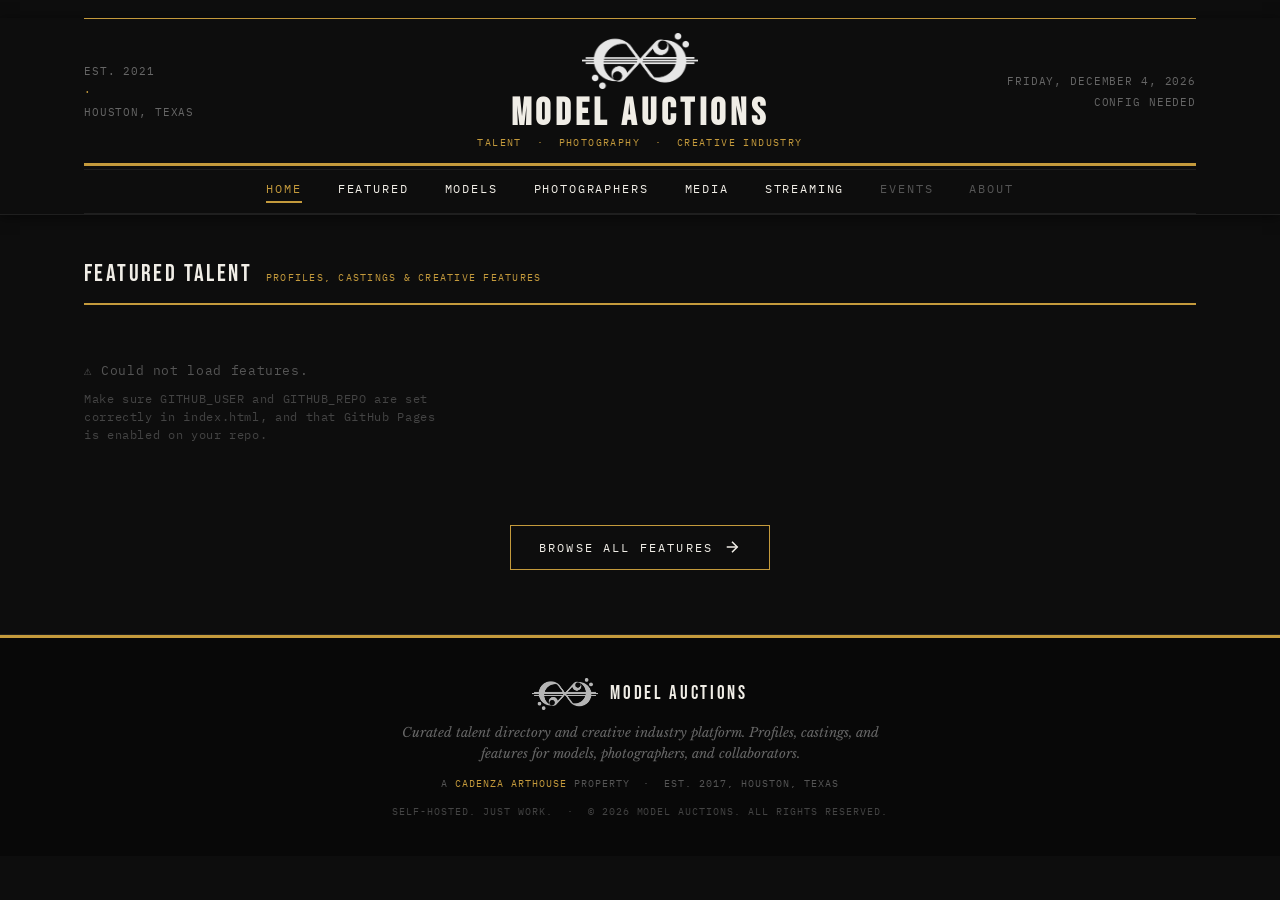
<file: index.html>
<!DOCTYPE html>
<html lang="en">
<head>
  <meta charset="UTF-8">
  <meta name="viewport" content="width=device-width, initial-scale=1.0">
  <link rel="icon" href="/favicon.ico" type="image/x-icon">
  <title>Model Auctions | Talent. Photography. Creative Industry.</title>
  <meta name="description" content="Model Auctions is Houston's talent and photography network: runway coverage, features on models and designers, and a place to apply as a model or book a photographer.">
  <link rel="canonical" href="https://modelauctions.net/">
  <meta property="og:type" content="website">
  <meta property="og:site_name" content="Model Auctions">
  <meta property="og:title" content="Model Auctions | Talent. Photography. Creative Industry.">
  <meta property="og:description" content="Model Auctions is Houston's talent and photography network: runway coverage, features on models and designers, and a place to apply as a model or book a photographer.">
  <meta property="og:url" content="https://modelauctions.net/">
  <meta property="og:image" content="https://modelauctions.net/assets/logo.png">
  <meta name="twitter:card" content="summary">
  <link rel="stylesheet" href="style.css">
  <link rel="preconnect" href="https://fonts.googleapis.com">
  <link href="https://fonts.googleapis.com/css2?family=Bebas+Neue&family=Libre+Baskerville:ital,wght@0,400;0,700;1,400&family=IBM+Plex+Mono:wght@400;500&display=swap" rel="stylesheet">
</head>
<body>

  <!-- ═══════════════════════════════════════════════════════
       MASTHEAD
  ═══════════════════════════════════════════════════════ -->
  <header class="masthead">
    <div class="masthead-inner">

      <div class="masthead-top-rule"></div>

      <div class="masthead-flag">
        <div class="masthead-flag-left">
          <span class="masthead-est">Est. 2021</span>
          <span class="masthead-dot">·</span>
          <span class="masthead-loc">Houston, Texas</span>
        </div>
        <div class="masthead-flag-center">
          <a href="index.html" class="masthead-logo-link">
            <img src="assets/logo.png" alt="Model Auctions" class="masthead-logo">
          </a>
          <div class="masthead-wordmark">
            <h1 class="masthead-title">Model Auctions</h1>
            <p class="masthead-tagline">Talent&nbsp;&nbsp;·&nbsp;&nbsp;Photography&nbsp;&nbsp;·&nbsp;&nbsp;Creative Industry</p>
          </div>
        </div>
        <div class="masthead-flag-right">
          <span id="live-date" class="masthead-date"></span>
          <span id="article-count" class="masthead-count"></span>
        </div>
      </div>

      <div class="masthead-rule-double">
        <div class="rule-thick"></div>
        <div class="rule-thin"></div>
      </div>

      <nav class="masthead-nav">
        <a href="index.html" class="active">Home</a>
        <a href="all.html">Featured</a>
        <a href="models/index.html">Models</a>
        <a href="photographers/index.html">Photographers</a>
        <a href="media/index.html">Media</a>
        <a href="media/index.html?view=guide">Streaming</a>
        <a href="#" class="nav-dim">Events</a>
        <a href="#" class="nav-dim">About</a>
      </nav>

      <div class="masthead-bottom-rule"></div>

    </div>
  </header>

  <!-- ═══════════════════════════════════════════════════════
       MAIN CONTENT
  ═══════════════════════════════════════════════════════ -->
  <main>

    <section id="latest" class="top-stories">
      <div class="section-label-bar">
        <span class="section-label">Featured Talent</span>
        <span class="section-label-sub">Profiles, Castings &amp; Creative Features</span>
      </div>

      <div class="cards-grid" id="cards-grid">
        <!-- Skeleton loaders -->
        <div class="card skeleton"></div>
        <div class="card skeleton"></div>
        <div class="card skeleton"></div>
      </div>
    </section>

    <div class="all-articles-cta">
      <a href="all.html" class="cta-button">
        <span>Browse All Features</span>
        <svg width="18" height="18" viewBox="0 0 24 24" fill="none" stroke="currentColor" stroke-width="2">
          <line x1="5" y1="12" x2="19" y2="12"/>
          <polyline points="12,5 19,12 12,19"/>
        </svg>
      </a>
    </div>

  </main>

  <!-- ═══════════════════════════════════════════════════════
       FOOTER
  ═══════════════════════════════════════════════════════ -->
  <footer class="site-footer">
    <div class="footer-rule"></div>
    <div class="footer-inner">
      <div class="footer-brand">
        <img src="assets/logo.png" alt="Model Auctions" class="footer-logo">
        <span class="footer-wordmark">Model Auctions</span>
      </div>
      <p class="footer-mission">Curated talent directory and creative industry platform. Profiles, castings, and features for models, photographers, and collaborators.</p>
      <p class="footer-parent">A <a href="https://cadenzaarthouse.com" target="_blank">Cadenza Arthouse</a> property&nbsp;&nbsp;·&nbsp;&nbsp;Est. 2017, Houston, Texas</p>
      <p class="footer-legal">Self-hosted. Just work.&nbsp;&nbsp;·&nbsp;&nbsp;© 2026 Model Auctions. All Rights Reserved.</p>
    </div>
  </footer>

  <!-- ═══════════════════════════════════════════════════════
       JAVASCRIPT
  ═══════════════════════════════════════════════════════ -->
  <script>
    // ============================================================
    // CONFIGURATION
    // ============================================================
    const GITHUB_USER = 'fmohod';
    const GITHUB_REPO = 'Modelauctions-site';
    // ============================================================

    const BASE_URL    = 'https://modelauctions.net';
    const API_BASE    = `https://api.github.com/repos/${GITHUB_USER}/${GITHUB_REPO}/contents/`;
    const PLACEHOLDER = `${BASE_URL}/assets/placeholder.jpg`;

    // Live date in masthead
    document.getElementById('live-date').textContent =
      new Date().toLocaleDateString('en-US', { weekday:'long', year:'numeric', month:'long', day:'numeric' });

    async function getArticleFolders() {
      const res = await fetch(API_BASE);
      if (!res.ok) throw new Error('GitHub API fetch failed');
      const contents = await res.json();
      return contents
        .filter(f => f.type === 'dir' && /^\d{4}$/.test(f.name))
        .sort((a, b) => b.name.localeCompare(a.name));
    }

    async function getArticleMeta(folder) {
      const url = `${BASE_URL}/${folder}/`;
      try {
        const res  = await fetch(url);
        const html = await res.text();
        const doc  = new DOMParser().parseFromString(html, 'text/html');

        const title = doc.querySelector('title')?.textContent?.trim()
                   || doc.querySelector('h1')?.textContent?.trim()
                   || `Feature ${folder}`;
        const desc  = doc.querySelector('meta[name="description"]')?.content
                   || doc.querySelector('p')?.textContent?.trim().slice(0, 140) + '…'
                   || '';
        const date  = doc.querySelector('meta[name="date"]')?.content || '';
        const label = doc.querySelector('meta[name="card-label"]')?.content || '';

        // Thumb: check jpg → png → fall back to placeholder
        let thumb = PLACEHOLDER;
        try {
          const tj = await fetch(`${BASE_URL}/${folder}/thumb.jpg`, { method: 'HEAD' });
          if (tj.ok) { thumb = `${BASE_URL}/${folder}/thumb.jpg`; }
        } catch {}
        if (thumb === PLACEHOLDER) {
          try {
            const tp = await fetch(`${BASE_URL}/${folder}/thumb.png`, { method: 'HEAD' });
            if (tp.ok) { thumb = `${BASE_URL}/${folder}/thumb.png`; }
          } catch {}
        }

        return { folder, title, desc, date, thumb, url, label };
      } catch {
        return { folder, title: `Feature ${folder}`, desc: '', date: '', thumb: PLACEHOLDER, url: `${BASE_URL}/${folder}/` };
      }
    }

    function formatDate(dateStr) {
      if (!dateStr) return '';
      try {
        return new Date(dateStr + 'T00:00:00').toLocaleDateString('en-US',
          { year: 'numeric', month: 'long', day: 'numeric' });
      } catch { return dateStr; }
    }

    const CARD_LABELS = ['Featured', 'New Talent', 'Casting Call'];

    function renderCard(meta, index) {
      return `
        <article class="card card-${index + 1}" style="animation-delay:${index * 0.12}s">
          <a href="${meta.url}" class="card-image-link">
            <div class="card-image">
              <img src="${meta.thumb}" alt="${meta.title}" loading="lazy">
              <div class="card-label">${meta.label || CARD_LABELS[index] || 'Featured'}</div>
            </div>
          </a>
          <div class="card-body">
            ${meta.date ? `<time>${formatDate(meta.date)}</time>` : ''}
            <h2><a href="${meta.url}">${meta.title}</a></h2>
            ${meta.desc ? `<p>${meta.desc}</p>` : ''}
            <a href="${meta.url}" class="read-link">${meta.label ? 'See What Is Coming' : 'Read the Feature'} →</a>
          </div>
        </article>`;
    }

    async function init() {
      const grid = document.getElementById('cards-grid');
      try {
        const folders = await getArticleFolders();
        document.getElementById('article-count').textContent =
          `${folders.length} feature${folders.length !== 1 ? 's' : ''} published`;

        const top3  = folders.slice(0, 3);
        const metas = await Promise.all(top3.map(f => getArticleMeta(f.name)));
        grid.innerHTML = metas.map((m, i) => renderCard(m, i)).join('');

        localStorage.setItem('modelauctions_folders', JSON.stringify(folders.map(f => f.name)));
      } catch (err) {
        grid.innerHTML = `
          <div class="error-state">
            <p>⚠ Could not load features.</p>
            <p class="error-detail">Make sure GITHUB_USER and GITHUB_REPO are set correctly in index.html, and that GitHub Pages is enabled on your repo.</p>
          </div>`;
        document.getElementById('article-count').textContent = 'Config needed';
        console.error(err);
      }
    }

    init();
  </script>

</body>
</html>
</file>
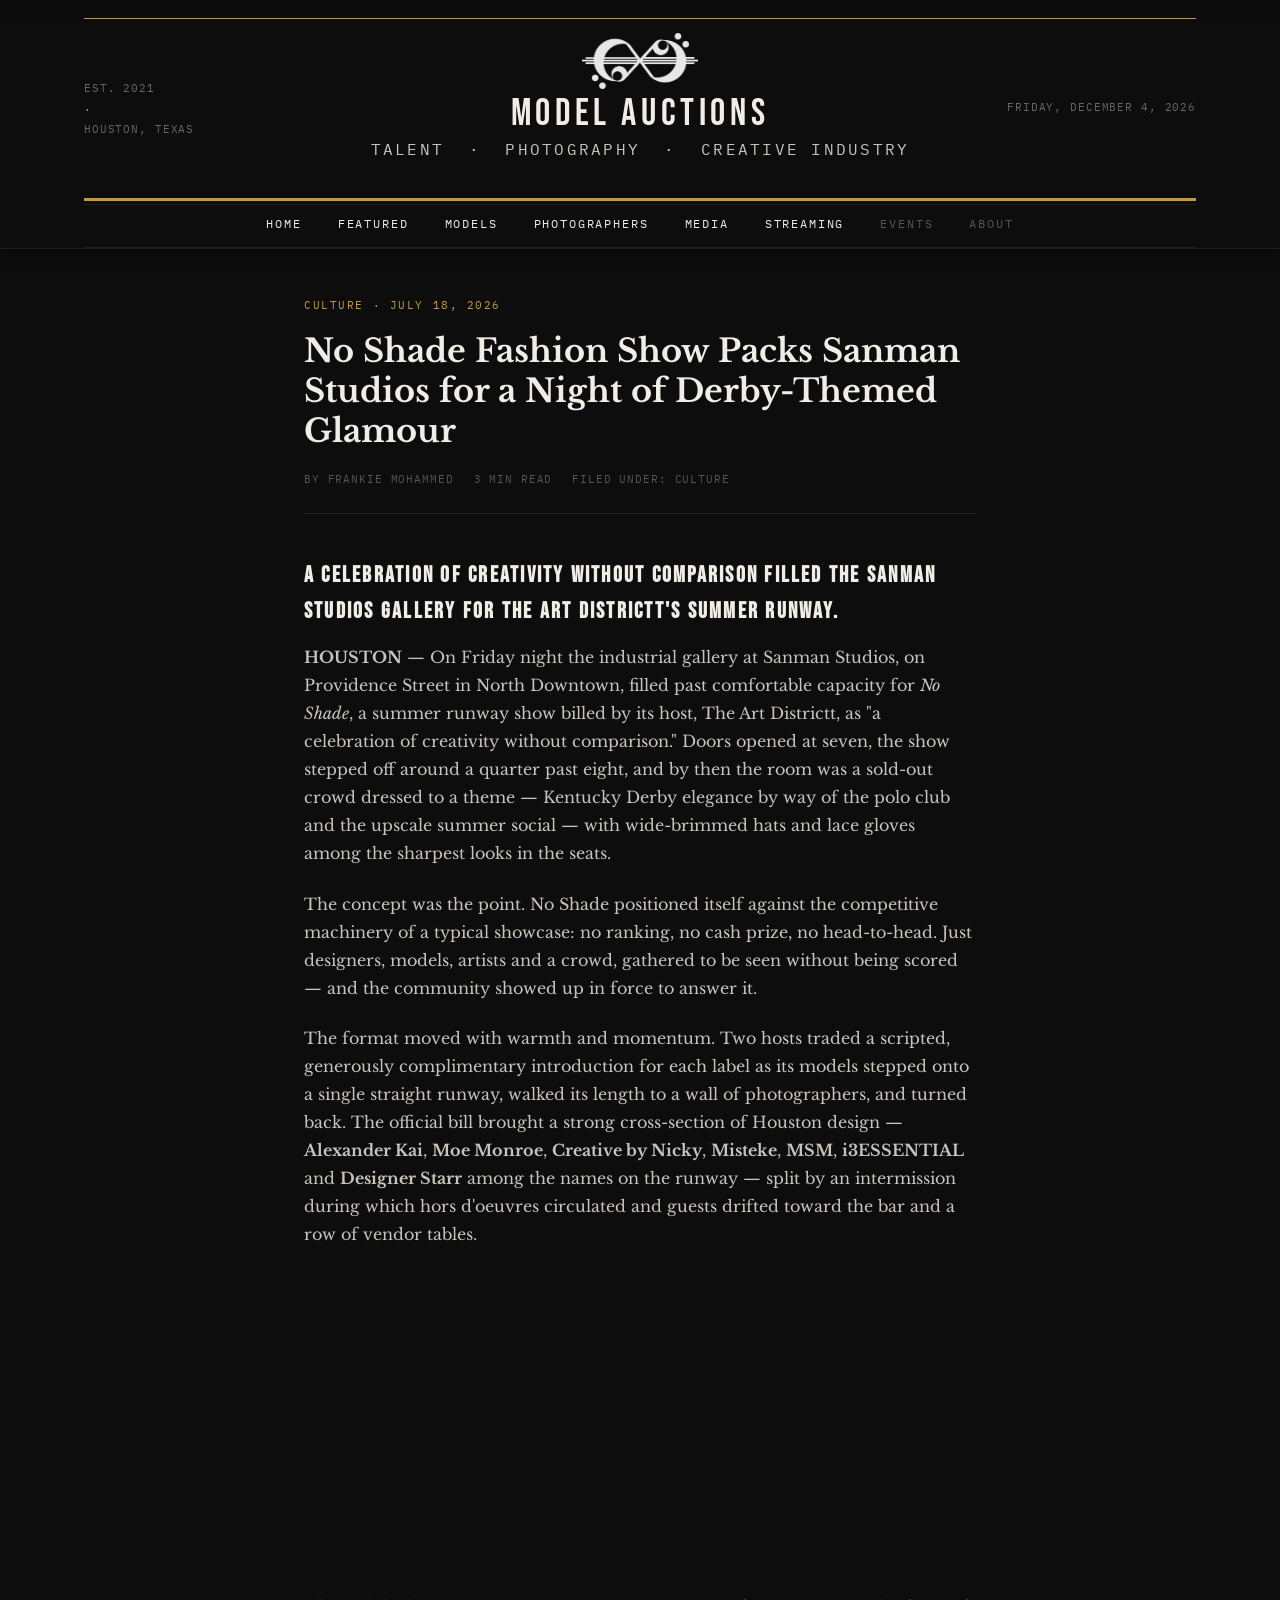
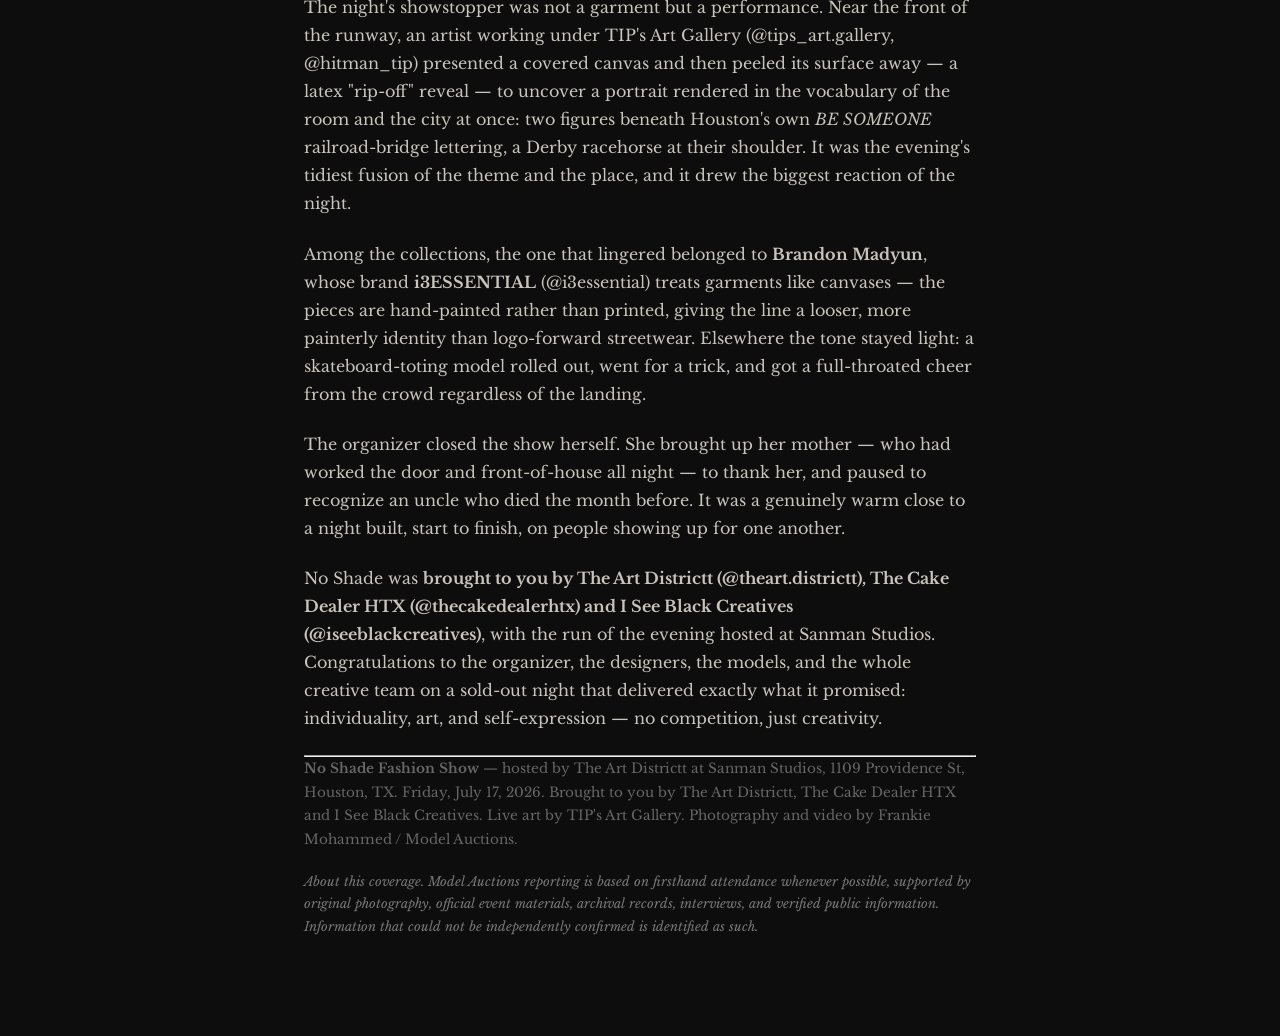
<file: 0001/index.html>
<!DOCTYPE html>
<html lang="en">
<head>
<meta charset="UTF-8">
<meta name="viewport" content="width=device-width, initial-scale=1.0">
<meta name="robots" content="index, follow">

<title>No Shade Fashion Show Packs Sanman Studios for a Night of Derby-Themed Glamour</title>

<meta name="date" content="2026-07-18">
<meta name="description" content="The Art Districtt's sold-out No Shade Fashion Show brought a Derby-themed runway, a lineup of Houston designers and a live Be Someone art reveal to Sanman Studios in a celebration of creativity without comparison.">
<meta name="article-id" content="0001">

<!-- ── Cadenza Arthouse Archive · game layer (read by /game) ── -->
<meta name="game-record" content="true">
<meta name="game-era" content="2026">
<meta name="game-location" content="downtown">
<meta name="game-tags" content="houston,fashion,runway,the-art-districtt,sanman-studios,black-creatives,kentucky-derby,2026">
<meta name="game-flavor" content="A folded program from a sold-out summer runway, Derby silhouettes printed along the edge, still warm from a crowded room.">
<meta name="game-record-type" content="news">
<meta name="game-region" content="houston">
<meta name="game-world" content="modern">
<meta name="game-record-version" content="1">
<meta name="game-people" content="brandon-madyun">
<meta name="game-orgs" content="the-art-districtt,tips-art-gallery,the-cake-dealer-htx,i-see-black-creatives,i3essential">
<meta name="game-places" content="sanman-studios">
<meta name="game-events" content="no-shade-fashion-show">
<meta name="game-concepts" content="houston-fashion,black-creatives">

<link rel="canonical" href="https://modelauctions.net/0001/">

<!-- ── Open Graph ── -->
<meta property="og:type" content="article">
<meta property="og:site_name" content="Model Auctions">
<meta property="og:title" content="No Shade Fashion Show Packs Sanman Studios for a Night of Derby-Themed Glamour">
<meta property="og:description" content="The Art Districtt's sold-out No Shade Fashion Show brought a Derby-themed runway, a lineup of Houston designers and a live Be Someone art reveal to Sanman Studios in a celebration of creativity without comparison.">
<meta property="og:url" content="https://modelauctions.net/0001/">
<meta property="og:image" content="https://modelauctions.net/0001/thumb.jpg">
<meta property="og:image:width" content="1200">
<meta property="og:image:height" content="630">
<meta property="article:published_time" content="2026-07-18T12:00:00-05:00">
<meta property="article:author" content="Frankie Mohammed">
<meta property="article:section" content="Culture">

<!-- ── Twitter / X card ── -->
<meta name="twitter:card" content="summary_large_image">
<meta name="twitter:title" content="No Shade Fashion Show Packs Sanman Studios for a Night of Derby-Themed Glamour">
<meta name="twitter:description" content="The Art Districtt's sold-out No Shade Fashion Show brought a Derby-themed runway and a live Be Someone art reveal to Sanman Studios.">
<meta name="twitter:image" content="https://modelauctions.net/0001/thumb.jpg">

<!-- ── Structured data ── -->
<script type="application/ld+json">
{
  "@context": "https://schema.org",
  "@type": "NewsArticle",
  "headline": "No Shade Fashion Show Packs Sanman Studios for a Night of Derby-Themed Glamour",
  "description": "The Art Districtt's sold-out No Shade Fashion Show brought a Derby-themed runway, a lineup of Houston designers and a live Be Someone art reveal to Sanman Studios in a celebration of creativity without comparison.",
  "image": ["https://modelauctions.net/0001/thumb.jpg"],
  "datePublished": "2026-07-18T12:00:00-05:00",
  "author": { "@type": "Person", "name": "Frankie Mohammed" },
  "publisher": {
    "@type": "Organization",
    "name": "Model Auctions",
    "logo": { "@type": "ImageObject", "url": "https://modelauctions.net/assets/logo.png" }
  },
  "mainEntityOfPage": { "@type": "WebPage", "@id": "https://modelauctions.net/0001/" }
}
</script>

<link rel="icon" href="/favicon.ico" type="image/x-icon">
<link rel="stylesheet" href="../style.css">
<link rel="preconnect" href="https://fonts.googleapis.com">
<link href="https://fonts.googleapis.com/css2?family=Bebas+Neue&family=Libre+Baskerville:ital,wght@0,400;0,700;1,400&family=IBM+Plex+Mono:wght@400;500&display=swap" rel="stylesheet">
</head>

<body class="article-body">

<!-- MASTHEAD (uniform site header) -->
<header class="masthead">
  <div class="masthead-inner">
    <div class="masthead-top-rule"></div>
    <div class="masthead-flag">
      <div class="masthead-flag-left">
        <span class="masthead-est">Est. 2021</span>
        <span class="masthead-dot">·</span>
        <span class="masthead-loc">Houston, Texas</span>
      </div>
      <div class="masthead-flag-center">
        <a href="../index.html" class="masthead-logo-link">
          <img src="../assets/logo.png" alt="Model Auctions" class="masthead-logo">
        </a>
        <div class="masthead-wordmark">
          <div class="masthead-title">Model Auctions</div>
          <p class="masthead-tagline">Talent&nbsp;&nbsp;·&nbsp;&nbsp;Photography&nbsp;&nbsp;·&nbsp;&nbsp;Creative Industry</p>
        </div>
      </div>
      <div class="masthead-flag-right">
        <span id="live-date" class="masthead-date"></span>
        <span id="article-count" class="masthead-count"></span>
      </div>
    </div>
    <div class="masthead-rule-double">
      <div class="rule-thick"></div>
      <div class="rule-thin"></div>
    </div>
    <nav class="masthead-nav">
      <a href="../index.html">Home</a>
      <a href="../all.html">Featured</a>
      <a href="../models/index.html">Models</a>
      <a href="../photographers/index.html">Photographers</a>
        <a href="../media/index.html">Media</a>
        <a href="../media/index.html?view=guide">Streaming</a>
      <a href="#" class="nav-dim">Events</a>
      <a href="#" class="nav-dim">About</a>
    </nav>
    <div class="masthead-bottom-rule"></div>
  </div>
</header>
<script>(function(){var d=document.getElementById('live-date');if(d){d.textContent=new Date().toLocaleDateString('en-US',{weekday:'long',year:'numeric',month:'long',day:'numeric'});}})();</script>

<div class="article-wrap">

<div class="article-kicker">Culture · July 18, 2026</div>

<h1>No Shade Fashion Show Packs Sanman Studios for a Night of Derby-Themed Glamour</h1>

<div class="article-meta">
<span>By Frankie Mohammed</span>
<span>3 min read</span>
<span>Filed under: Culture</span>
</div>

<!-- Auto slideshow — drop photos into /0001/images/ and they'll appear here automatically. -->
<script>
(function() {
const GITHUB_USER = 'fmohod';
const GITHUB_REPO = 'Modelauctions-site';
const id = document.querySelector('meta[name="article-id"]')?.content;
if (!id) return;

fetch(`https://api.github.com/repos/${GITHUB_USER}/${GITHUB_REPO}/contents/${id}/images`)
.then(r => r.ok ? r.json() : null)
.then(files => {
  if (!files) return;

  const imgs = files
    .filter(f => /\.(jpg|jpeg|png|webp|gif)$/i.test(f.name))
    .map(f => f.download_url);

  if (!imgs.length) return;

  const headline = document.querySelector('h1')?.textContent?.trim() || 'Photo';

  const wrap = document.createElement('div');
  wrap.className = 'slideshow-wrap';
  wrap.innerHTML = `
    <div class="slideshow-count">1 / ${imgs.length}</div>
    <button class="slideshow-arrow prev" aria-label="Previous">&#8249;</button>
    <button class="slideshow-arrow next" aria-label="Next">&#8250;</button>
    ${imgs.map((src, i) => `<img src="${src}" class="${i === 0 ? 'active' : ''}" alt="${headline} — photo ${i + 1} of ${imgs.length}" loading="lazy">`).join('')}
    <div class="slideshow-dots">
      ${imgs.map((_, i) => `<span class="${i === 0 ? 'active' : ''}"></span>`).join('')}
    </div>
  `;

  const meta = document.querySelector('.article-meta');
  if (meta) meta.after(wrap);

  const imgEls  = wrap.querySelectorAll('img');
  const dots    = wrap.querySelectorAll('.slideshow-dots span');
  const counter = wrap.querySelector('.slideshow-count');
  let current   = 0;
  let autoTimer;

  function fitHeight(imgEl) {
    if (imgEl.naturalWidth && imgEl.naturalHeight) {
      const ratio = imgEl.naturalHeight / imgEl.naturalWidth;
      const maxH  = window.innerHeight * 0.80;
      const h     = Math.min(wrap.offsetWidth * ratio, maxH);
      wrap.style.height = h + 'px';
    }
  }

  imgEls.forEach(img => {
    if (img.complete) { fitHeight(img); }
    else { img.addEventListener('load', () => fitHeight(img), { once: true }); }
  });
  window.addEventListener('resize', () => fitHeight(imgEls[current]));

  function goTo(n) {
    imgEls[current].classList.remove('active');
    dots[current].classList.remove('active');
    current = (n + imgs.length) % imgs.length;
    imgEls[current].classList.add('active');
    dots[current].classList.add('active');
    counter.textContent = `${current + 1} / ${imgs.length}`;
    fitHeight(imgEls[current]);
  }

  function resetTimer() {
    clearInterval(autoTimer);
    autoTimer = setInterval(() => goTo(current + 1), 10000);
  }

  dots.forEach((dot, i) => dot.addEventListener('click', () => { goTo(i); resetTimer(); }));
  wrap.querySelector('.prev').addEventListener('click', () => { goTo(current - 1); resetTimer(); });
  wrap.querySelector('.next').addEventListener('click', () => { goTo(current + 1); resetTimer(); });

  let touchStartX = null;
  let touchStartY = null;

  wrap.addEventListener('touchstart', e => {
    touchStartX = e.touches[0].clientX;
    touchStartY = e.touches[0].clientY;
  }, { passive: true });

  wrap.addEventListener('touchend', e => {
    if (touchStartX === null) return;
    const dx = e.changedTouches[0].clientX - touchStartX;
    const dy = e.changedTouches[0].clientY - touchStartY;
    if (Math.abs(dx) > Math.abs(dy) && Math.abs(dx) > 40) {
      goTo(dx < 0 ? current + 1 : current - 1);
      resetTimer();
    }
    touchStartX = null;
    touchStartY = null;
  }, { passive: true });

  resetTimer();
})
.catch(() => {});
})();
</script>

<div class="article-body">

<h2>A celebration of creativity without comparison filled the Sanman Studios gallery for The Art Districtt's summer runway.</h2>

<p><strong>HOUSTON</strong> — On Friday night the industrial gallery at Sanman Studios, on Providence Street in North Downtown, filled past comfortable capacity for <em>No Shade</em>, a summer runway show billed by its host, The Art Districtt, as "a celebration of creativity without comparison." Doors opened at seven, the show stepped off around a quarter past eight, and by then the room was a sold-out crowd dressed to a theme — Kentucky Derby elegance by way of the polo club and the upscale summer social — with wide-brimmed hats and lace gloves among the sharpest looks in the seats.</p>

<p>The concept was the point. No Shade positioned itself against the competitive machinery of a typical showcase: no ranking, no cash prize, no head-to-head. Just designers, models, artists and a crowd, gathered to be seen without being scored — and the community showed up in force to answer it.</p>

<p>The format moved with warmth and momentum. Two hosts traded a scripted, generously complimentary introduction for each label as its models stepped onto a single straight runway, walked its length to a wall of photographers, and turned back. The official bill brought a strong cross-section of Houston design — <strong>Alexander Kai</strong>, <strong>Moe Monroe</strong>, <strong>Creative by Nicky</strong>, <strong>Misteke</strong>, <strong>MSM</strong>, <strong>i3ESSENTIAL</strong> and <strong>Designer Starr</strong> among the names on the runway — split by an intermission during which hors d'oeuvres circulated and guests drifted toward the bar and a row of vendor tables.</p>

<iframe width="560" height="315" src="https://www.youtube.com/embed/UzyEh0iAqME?si=bUl4rv2hsoznvmVh" title="YouTube video player" frameborder="0" allow="accelerometer; autoplay; clipboard-write; encrypted-media; gyroscope; picture-in-picture; web-share" referrerpolicy="strict-origin-when-cross-origin" allowfullscreen></iframe>

<p>The night's showstopper was not a garment but a performance. Near the front of the runway, an artist working under TIP's Art Gallery (@tips_art.gallery, @hitman_tip) presented a covered canvas and then peeled its surface away — a latex "rip-off" reveal — to uncover a portrait rendered in the vocabulary of the room and the city at once: two figures beneath Houston's own <em>BE SOMEONE</em> railroad-bridge lettering, a Derby racehorse at their shoulder. It was the evening's tidiest fusion of the theme and the place, and it drew the biggest reaction of the night.</p>

<p>Among the collections, the one that lingered belonged to <strong>Brandon Madyun</strong>, whose brand <strong>i3ESSENTIAL</strong> (@i3essential) treats garments like canvases — the pieces are hand-painted rather than printed, giving the line a looser, more painterly identity than logo-forward streetwear. Elsewhere the tone stayed light: a skateboard-toting model rolled out, went for a trick, and got a full-throated cheer from the crowd regardless of the landing.</p>

<p>The organizer closed the show herself. She brought up her mother — who had worked the door and front-of-house all night — to thank her, and paused to recognize an uncle who died the month before. It was a genuinely warm close to a night built, start to finish, on people showing up for one another.</p>

<p>No Shade was <strong>brought to you by The Art Districtt (@theart.districtt), The Cake Dealer HTX (@thecakedealerhtx) and I See Black Creatives (@iseeblackcreatives)</strong>, with the run of the evening hosted at Sanman Studios. Congratulations to the organizer, the designers, the models, and the whole creative team on a sold-out night that delivered exactly what it promised: individuality, art, and self-expression — no competition, just creativity.</p>

<hr>

<p style="font-size:0.85rem;color:#666;"><strong>No Shade Fashion Show</strong> — hosted by The Art Districtt at Sanman Studios, 1109 Providence St, Houston, TX. Friday, July 17, 2026. Brought to you by The Art Districtt, The Cake Dealer HTX and I See Black Creatives. Live art by TIP's Art Gallery. Photography and video by Frankie Mohammed / Model Auctions.</p>

<p style="font-size:0.8rem;color:#777;font-style:italic;">About this coverage. Model Auctions reporting is based on firsthand attendance whenever possible, supported by original photography, official event materials, archival records, interviews, and verified public information. Information that could not be independently confirmed is identified as such.</p>

</div>

</div>

</body>
</html>
</file>
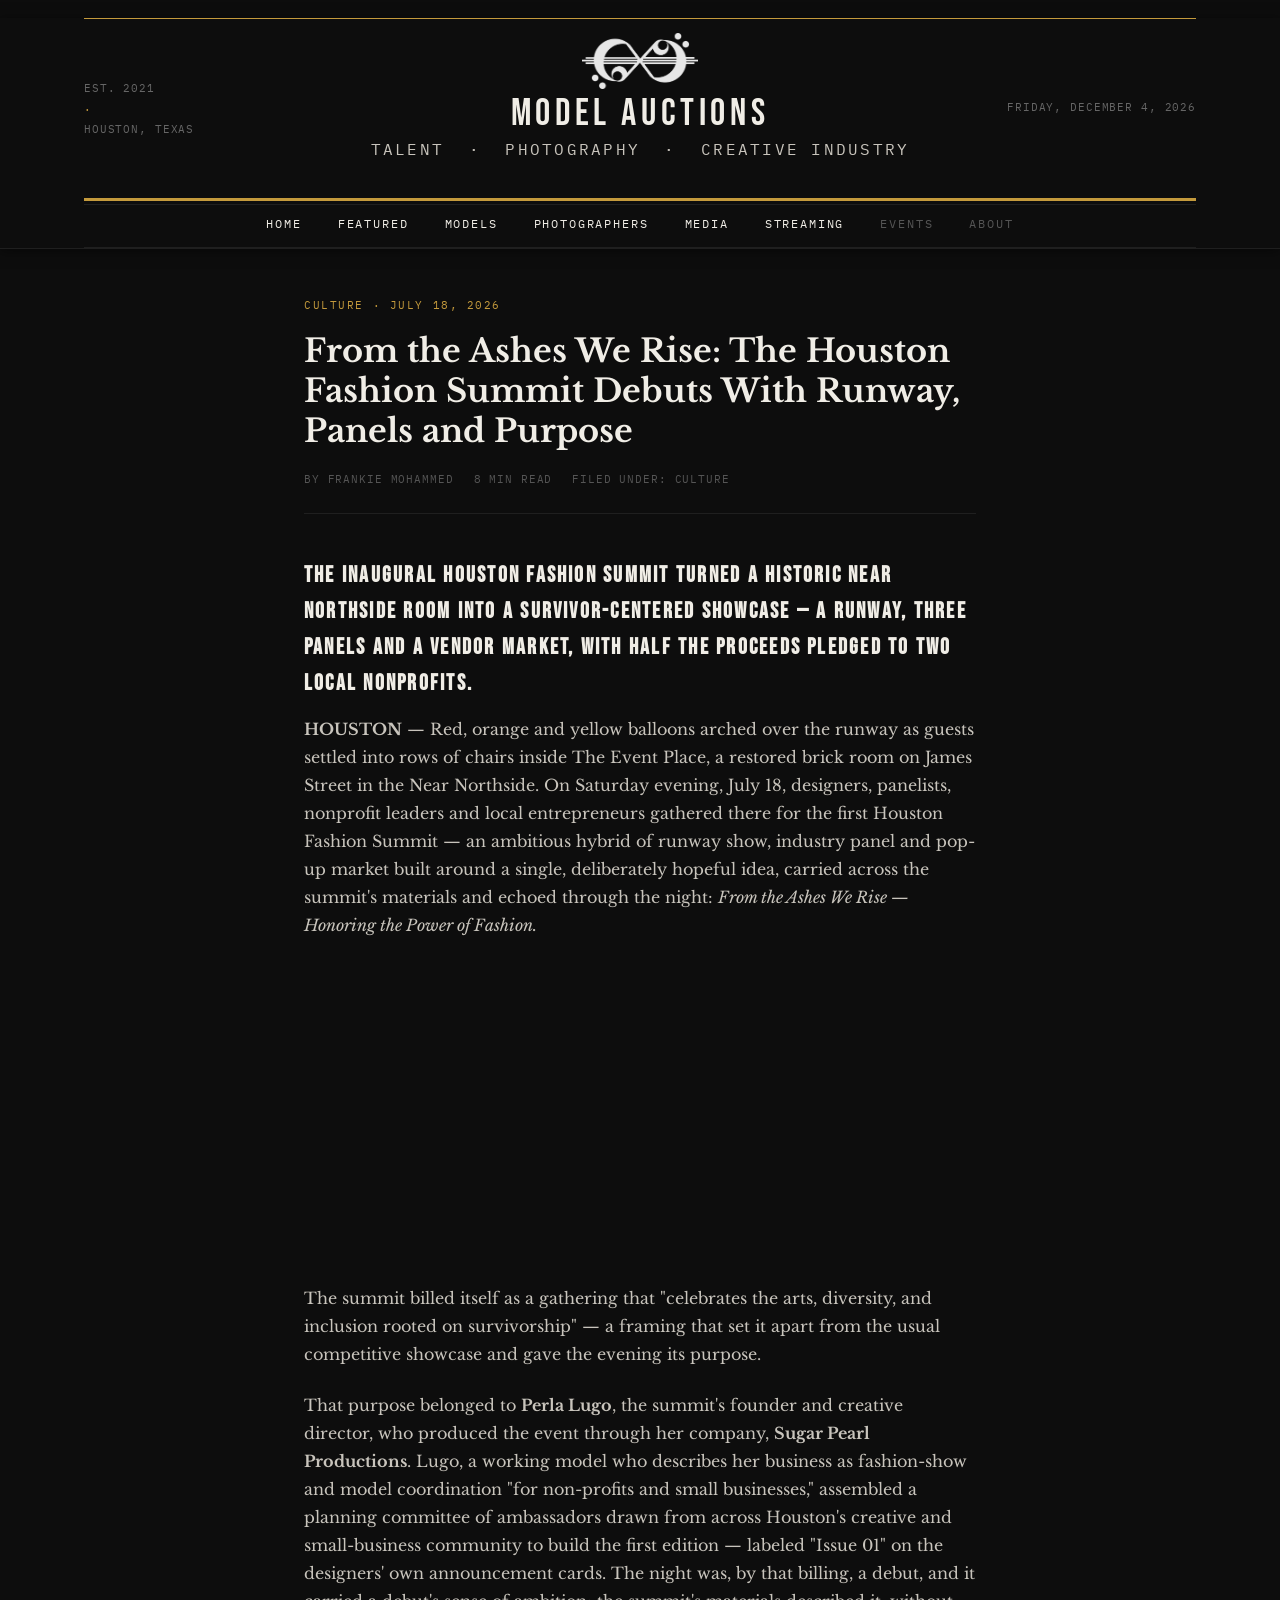
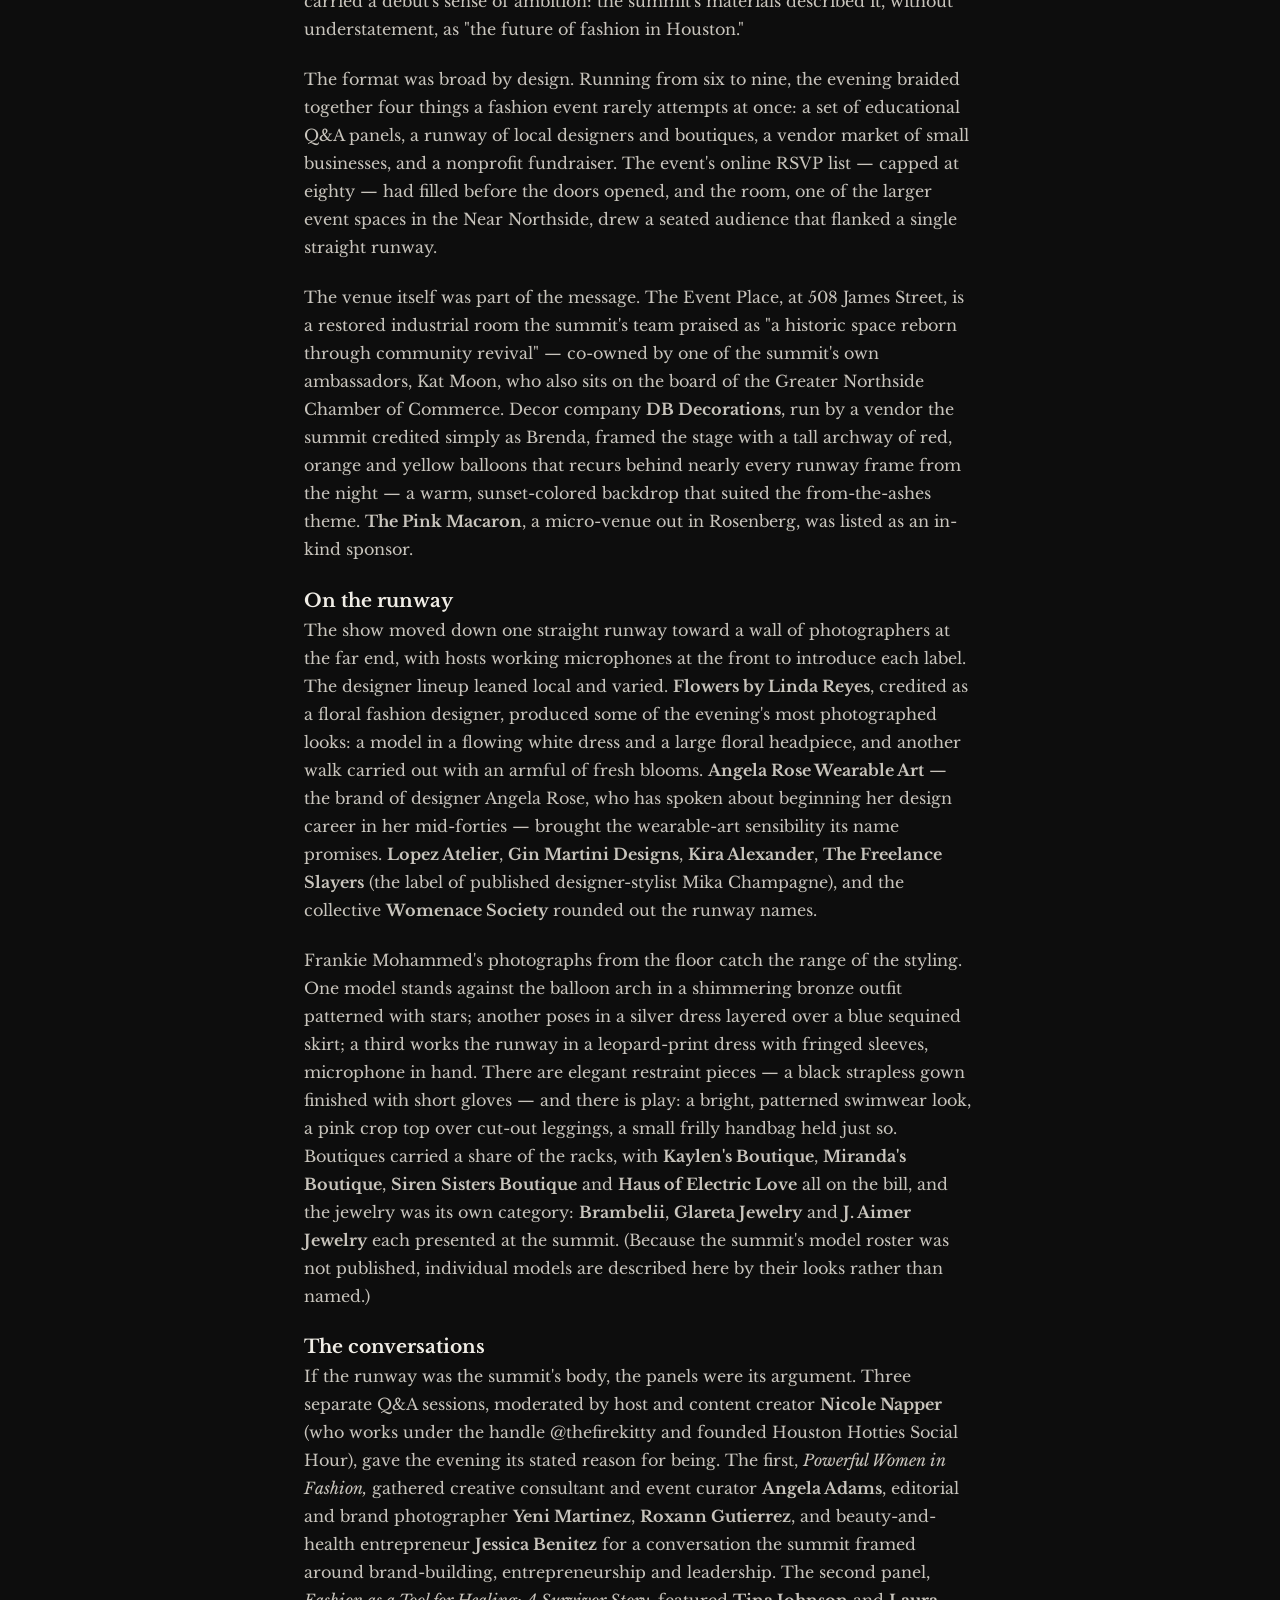
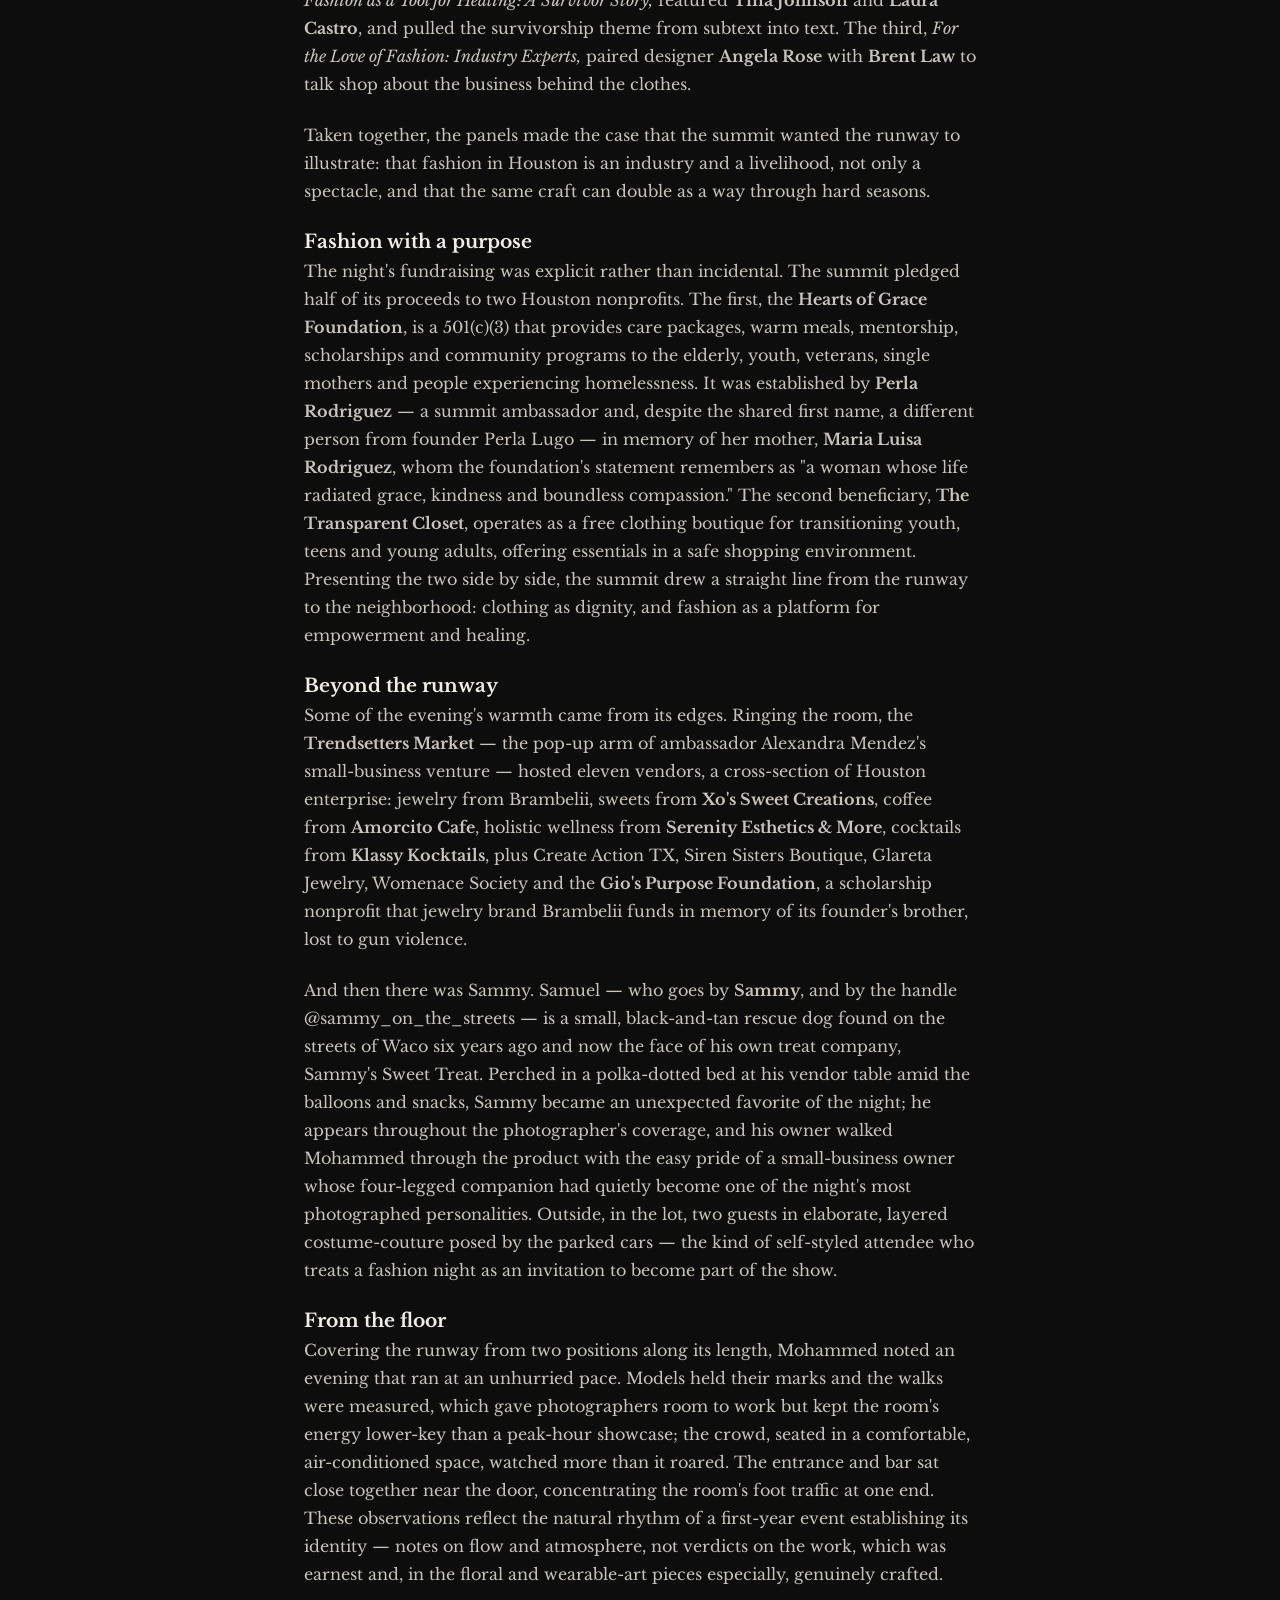
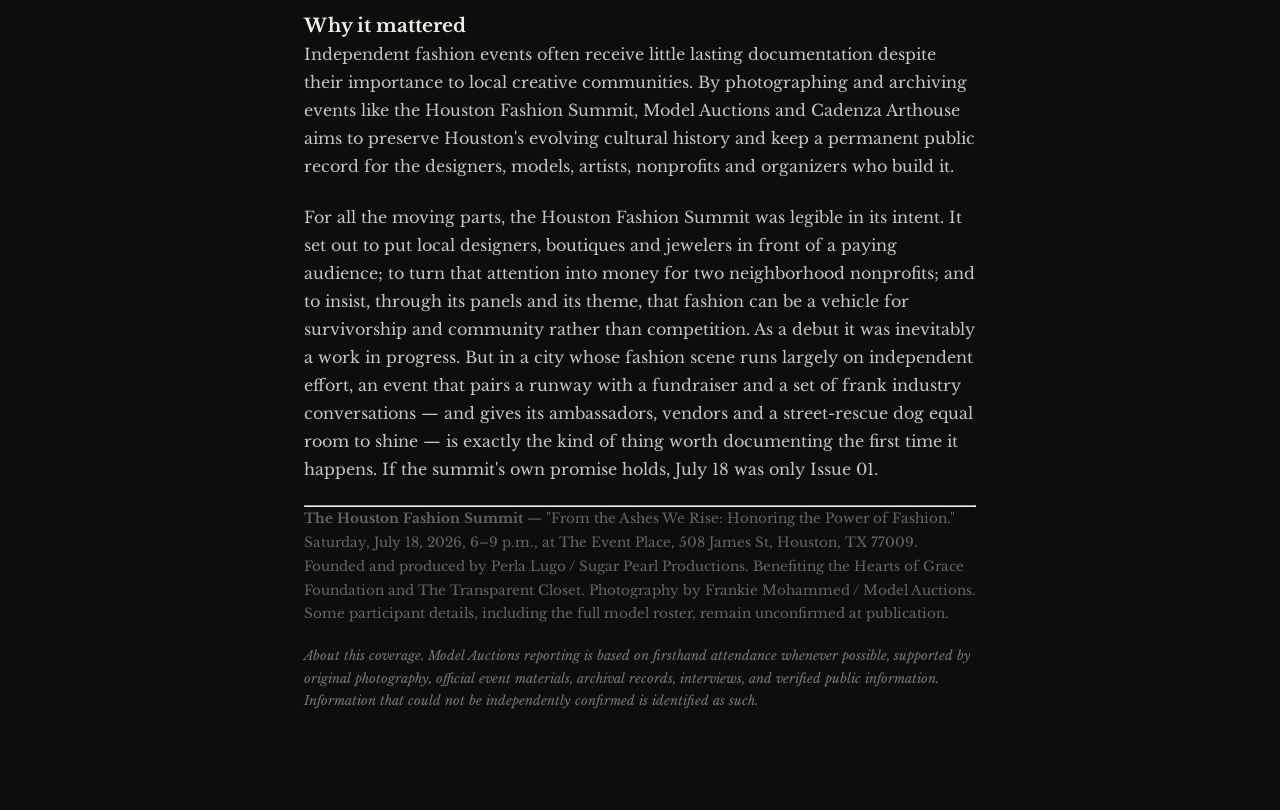
<file: 0002/index.html>
<!DOCTYPE html>
<html lang="en">
<head>
<meta charset="UTF-8">
<meta name="viewport" content="width=device-width, initial-scale=1.0">
<meta name="robots" content="index, follow">

<title>From the Ashes We Rise: The Houston Fashion Summit Debuts With Runway, Panels and Purpose</title>

<meta name="date" content="2026-07-18">
<meta name="description" content="Founder Perla Lugo's inaugural Houston Fashion Summit brought local designers, three industry panels and an eleven-vendor market to The Event Place on July 18, 2026 — a survivor-centered benefit that pledged half its proceeds to the Hearts of Grace Foundation and The Transparent Closet.">
<meta name="article-id" content="0002">

<!-- ── Cadenza Arthouse Archive · game layer (read by /game) ── -->
<meta name="game-record" content="true">
<meta name="game-era" content="2026">
<meta name="game-location" content="near-northside">
<meta name="game-tags" content="houston,fashion,runway,houston-fashion-summit,the-event-place,near-northside,survivorship,nonprofit,vendor-market,2026">
<meta name="game-flavor" content="A program from a survivor-centered summer runway, panel notes and a vendor map folded inside, the words From the Ashes We Rise printed across the top.">
<meta name="game-record-type" content="news">
<meta name="game-region" content="houston">
<meta name="game-world" content="modern">
<meta name="game-record-version" content="1">
<meta name="game-people" content="perla-lugo,perla-rodriguez,nicole-napper,kat-moon,angela-rose,alexandra-mendez,darnald-jr">
<meta name="game-orgs" content="sugar-pearl-productions,hearts-of-grace-foundation,the-transparent-closet,trendsetters-market-htx,brambelii,gios-purpose-foundation,sammys-sweet-treat">
<meta name="game-places" content="the-event-place">
<meta name="game-events" content="houston-fashion-summit">
<meta name="game-concepts" content="houston-fashion,survivorship,body-diversity">
<meta name="game-discovers" content="houston-fashion-summit-2026">
<!-- ── end game layer ── -->

<link rel="canonical" href="https://modelauctions.net/0002/">

<!-- ── Open Graph ── -->
<meta property="og:type" content="article">
<meta property="og:site_name" content="Model Auctions">
<meta property="og:title" content="From the Ashes We Rise: The Houston Fashion Summit Debuts With Runway, Panels and Purpose">
<meta property="og:description" content="Founder Perla Lugo's inaugural Houston Fashion Summit brought local designers, three industry panels and an eleven-vendor market to The Event Place on July 18, 2026 — a survivor-centered benefit for the Hearts of Grace Foundation and The Transparent Closet.">
<meta property="og:url" content="https://modelauctions.net/0002/">
<meta property="og:image" content="https://modelauctions.net/0002/thumb.jpg">
<meta property="og:image:width" content="1200">
<meta property="og:image:height" content="630">
<meta property="article:published_time" content="2026-07-18T12:00:00-05:00">
<meta property="article:author" content="Frankie Mohammed">
<meta property="article:section" content="Culture">

<!-- ── Twitter / X card ── -->
<meta name="twitter:card" content="summary_large_image">
<meta name="twitter:title" content="From the Ashes We Rise: The Houston Fashion Summit Debuts">
<meta name="twitter:description" content="Perla Lugo's inaugural Houston Fashion Summit brought designers, three panels and an eleven-vendor market to The Event Place — half its proceeds pledged to two nonprofits.">
<meta name="twitter:image" content="https://modelauctions.net/0002/thumb.jpg">

<!-- ── Structured data ── -->
<script type="application/ld+json">
{
  "@context": "https://schema.org",
  "@type": "NewsArticle",
  "headline": "From the Ashes We Rise: The Houston Fashion Summit Debuts With Runway, Panels and Purpose",
  "description": "Founder Perla Lugo's inaugural Houston Fashion Summit brought local designers, three industry panels and an eleven-vendor market to The Event Place on July 18, 2026 — a survivor-centered benefit for the Hearts of Grace Foundation and The Transparent Closet.",
  "image": ["https://modelauctions.net/0002/thumb.jpg"],
  "datePublished": "2026-07-18T12:00:00-05:00",
  "author": { "@type": "Person", "name": "Frankie Mohammed" },
  "publisher": {
    "@type": "Organization",
    "name": "Model Auctions",
    "logo": { "@type": "ImageObject", "url": "https://modelauctions.net/assets/logo.png" }
  },
  "mainEntityOfPage": { "@type": "WebPage", "@id": "https://modelauctions.net/0002/" }
}
</script>

<link rel="icon" href="/favicon.ico" type="image/x-icon">
<link rel="stylesheet" href="../style.css">
<link rel="preconnect" href="https://fonts.googleapis.com">
<link href="https://fonts.googleapis.com/css2?family=Bebas+Neue&family=Libre+Baskerville:ital,wght@0,400;0,700;1,400&family=IBM+Plex+Mono:wght@400;500&display=swap" rel="stylesheet">
</head>

<body class="article-body">

<!-- MASTHEAD (uniform site header) -->
<header class="masthead">
  <div class="masthead-inner">
    <div class="masthead-top-rule"></div>
    <div class="masthead-flag">
      <div class="masthead-flag-left">
        <span class="masthead-est">Est. 2021</span>
        <span class="masthead-dot">·</span>
        <span class="masthead-loc">Houston, Texas</span>
      </div>
      <div class="masthead-flag-center">
        <a href="../index.html" class="masthead-logo-link">
          <img src="../assets/logo.png" alt="Model Auctions" class="masthead-logo">
        </a>
        <div class="masthead-wordmark">
          <div class="masthead-title">Model Auctions</div>
          <p class="masthead-tagline">Talent&nbsp;&nbsp;·&nbsp;&nbsp;Photography&nbsp;&nbsp;·&nbsp;&nbsp;Creative Industry</p>
        </div>
      </div>
      <div class="masthead-flag-right">
        <span id="live-date" class="masthead-date"></span>
        <span id="article-count" class="masthead-count"></span>
      </div>
    </div>
    <div class="masthead-rule-double">
      <div class="rule-thick"></div>
      <div class="rule-thin"></div>
    </div>
    <nav class="masthead-nav">
      <a href="../index.html">Home</a>
      <a href="../all.html">Featured</a>
      <a href="../models/index.html">Models</a>
      <a href="../photographers/index.html">Photographers</a>
        <a href="../media/index.html">Media</a>
        <a href="../media/index.html?view=guide">Streaming</a>
      <a href="#" class="nav-dim">Events</a>
      <a href="#" class="nav-dim">About</a>
    </nav>
    <div class="masthead-bottom-rule"></div>
  </div>
</header>
<script>(function(){var d=document.getElementById('live-date');if(d){d.textContent=new Date().toLocaleDateString('en-US',{weekday:'long',year:'numeric',month:'long',day:'numeric'});}})();</script>

<div class="article-wrap">

<div class="article-kicker">Culture · July 18, 2026</div>

<h1>From the Ashes We Rise: The Houston Fashion Summit Debuts With Runway, Panels and Purpose</h1>

<div class="article-meta">
<span>By Frankie Mohammed</span>
<span>8 min read</span>
<span>Filed under: Culture</span>
</div>

<!-- Auto slideshow — drop photos into /0002/images/ and they'll appear here automatically. -->
<script>
(function() {
const GITHUB_USER = 'fmohod';
const GITHUB_REPO = 'Modelauctions-site';
const id = document.querySelector('meta[name="article-id"]')?.content;
if (!id) return;

fetch(`https://api.github.com/repos/${GITHUB_USER}/${GITHUB_REPO}/contents/${id}/images`)
.then(r => r.ok ? r.json() : null)
.then(files => {
  if (!files) return;

  const imgs = files
    .filter(f => /\.(jpg|jpeg|png|webp|gif)$/i.test(f.name))
    .map(f => f.download_url);

  if (!imgs.length) return;

  const headline = document.querySelector('h1')?.textContent?.trim() || 'Photo';

  const wrap = document.createElement('div');
  wrap.className = 'slideshow-wrap';
  wrap.innerHTML = `
    <div class="slideshow-count">1 / ${imgs.length}</div>
    <button class="slideshow-arrow prev" aria-label="Previous">&#8249;</button>
    <button class="slideshow-arrow next" aria-label="Next">&#8250;</button>
    ${imgs.map((src, i) => `<img src="${src}" class="${i === 0 ? 'active' : ''}" alt="${headline} — photo ${i + 1} of ${imgs.length}" loading="lazy">`).join('')}
    <div class="slideshow-dots">
      ${imgs.map((_, i) => `<span class="${i === 0 ? 'active' : ''}"></span>`).join('')}
    </div>
  `;

  const meta = document.querySelector('.article-meta');
  if (meta) meta.after(wrap);

  const imgEls  = wrap.querySelectorAll('img');
  const dots    = wrap.querySelectorAll('.slideshow-dots span');
  const counter = wrap.querySelector('.slideshow-count');
  let current   = 0;
  let autoTimer;

  function fitHeight(imgEl) {
    if (imgEl.naturalWidth && imgEl.naturalHeight) {
      const ratio = imgEl.naturalHeight / imgEl.naturalWidth;
      const maxH  = window.innerHeight * 0.80;
      const h     = Math.min(wrap.offsetWidth * ratio, maxH);
      wrap.style.height = h + 'px';
    }
  }

  imgEls.forEach(img => {
    if (img.complete) { fitHeight(img); }
    else { img.addEventListener('load', () => fitHeight(img), { once: true }); }
  });
  window.addEventListener('resize', () => fitHeight(imgEls[current]));

  function goTo(n) {
    imgEls[current].classList.remove('active');
    dots[current].classList.remove('active');
    current = (n + imgs.length) % imgs.length;
    imgEls[current].classList.add('active');
    dots[current].classList.add('active');
    counter.textContent = `${current + 1} / ${imgs.length}`;
    fitHeight(imgEls[current]);
  }

  function resetTimer() {
    clearInterval(autoTimer);
    autoTimer = setInterval(() => goTo(current + 1), 10000);
  }

  dots.forEach((dot, i) => dot.addEventListener('click', () => { goTo(i); resetTimer(); }));
  wrap.querySelector('.prev').addEventListener('click', () => { goTo(current - 1); resetTimer(); });
  wrap.querySelector('.next').addEventListener('click', () => { goTo(current + 1); resetTimer(); });

  let touchStartX = null;
  let touchStartY = null;

  wrap.addEventListener('touchstart', e => {
    touchStartX = e.touches[0].clientX;
    touchStartY = e.touches[0].clientY;
  }, { passive: true });

  wrap.addEventListener('touchend', e => {
    if (touchStartX === null) return;
    const dx = e.changedTouches[0].clientX - touchStartX;
    const dy = e.changedTouches[0].clientY - touchStartY;
    if (Math.abs(dx) > Math.abs(dy) && Math.abs(dx) > 40) {
      goTo(dx < 0 ? current + 1 : current - 1);
      resetTimer();
    }
    touchStartX = null;
    touchStartY = null;
  }, { passive: true });

  resetTimer();
})
.catch(() => {});
})();
</script>

<div class="article-body">

<h2>The inaugural Houston Fashion Summit turned a historic Near Northside room into a survivor-centered showcase — a runway, three panels and a vendor market, with half the proceeds pledged to two local nonprofits.</h2>

<p><strong>HOUSTON</strong> — Red, orange and yellow balloons arched over the runway as guests settled into rows of chairs inside The Event Place, a restored brick room on James Street in the Near Northside. On Saturday evening, July 18, designers, panelists, nonprofit leaders and local entrepreneurs gathered there for the first Houston Fashion Summit — an ambitious hybrid of runway show, industry panel and pop-up market built around a single, deliberately hopeful idea, carried across the summit's materials and echoed through the night: <em>From the Ashes We Rise — Honoring the Power of Fashion.</em></p>
<iframe width="560" height="315" src="https://www.youtube.com/embed/gkeUIE-H3Xc?si=9vnzHF2hWB7zHr8g" title="YouTube video player" frameborder="0" allow="accelerometer; autoplay; clipboard-write; encrypted-media; gyroscope; picture-in-picture; web-share" referrerpolicy="strict-origin-when-cross-origin" allowfullscreen></iframe>
<p>The summit billed itself as a gathering that "celebrates the arts, diversity, and inclusion rooted on survivorship" — a framing that set it apart from the usual competitive showcase and gave the evening its purpose.</p>

<p>That purpose belonged to <strong>Perla Lugo</strong>, the summit's founder and creative director, who produced the event through her company, <strong>Sugar Pearl Productions</strong>. Lugo, a working model who describes her business as fashion-show and model coordination "for non-profits and small businesses," assembled a planning committee of ambassadors drawn from across Houston's creative and small-business community to build the first edition — labeled "Issue 01" on the designers' own announcement cards. The night was, by that billing, a debut, and it carried a debut's sense of ambition: the summit's materials described it, without understatement, as "the future of fashion in Houston."</p>

<p>The format was broad by design. Running from six to nine, the evening braided together four things a fashion event rarely attempts at once: a set of educational Q&amp;A panels, a runway of local designers and boutiques, a vendor market of small businesses, and a nonprofit fundraiser. The event's online RSVP list — capped at eighty — had filled before the doors opened, and the room, one of the larger event spaces in the Near Northside, drew a seated audience that flanked a single straight runway.</p>

<p>The venue itself was part of the message. The Event Place, at 508 James Street, is a restored industrial room the summit's team praised as "a historic space reborn through community revival" — co-owned by one of the summit's own ambassadors, Kat Moon, who also sits on the board of the Greater Northside Chamber of Commerce. Decor company <strong>DB Decorations</strong>, run by a vendor the summit credited simply as Brenda, framed the stage with a tall archway of red, orange and yellow balloons that recurs behind nearly every runway frame from the night — a warm, sunset-colored backdrop that suited the from-the-ashes theme. <strong>The Pink Macaron</strong>, a micro-venue out in Rosenberg, was listed as an in-kind sponsor.</p>

<h3>On the runway</h3>

<p>The show moved down one straight runway toward a wall of photographers at the far end, with hosts working microphones at the front to introduce each label. The designer lineup leaned local and varied. <strong>Flowers by Linda Reyes</strong>, credited as a floral fashion designer, produced some of the evening's most photographed looks: a model in a flowing white dress and a large floral headpiece, and another walk carried out with an armful of fresh blooms. <strong>Angela Rose Wearable Art</strong> — the brand of designer Angela Rose, who has spoken about beginning her design career in her mid-forties — brought the wearable-art sensibility its name promises. <strong>Lopez Atelier</strong>, <strong>Gin Martini Designs</strong>, <strong>Kira Alexander</strong>, <strong>The Freelance Slayers</strong> (the label of published designer-stylist Mika Champagne), and the collective <strong>Womenace Society</strong> rounded out the runway names.</p>

<p>Frankie Mohammed's photographs from the floor catch the range of the styling. One model stands against the balloon arch in a shimmering bronze outfit patterned with stars; another poses in a silver dress layered over a blue sequined skirt; a third works the runway in a leopard-print dress with fringed sleeves, microphone in hand. There are elegant restraint pieces — a black strapless gown finished with short gloves — and there is play: a bright, patterned swimwear look, a pink crop top over cut-out leggings, a small frilly handbag held just so. Boutiques carried a share of the racks, with <strong>Kaylen's Boutique</strong>, <strong>Miranda's Boutique</strong>, <strong>Siren Sisters Boutique</strong> and <strong>Haus of Electric Love</strong> all on the bill, and the jewelry was its own category: <strong>Brambelii</strong>, <strong>Glareta Jewelry</strong> and <strong>J. Aimer Jewelry</strong> each presented at the summit. (Because the summit's model roster was not published, individual models are described here by their looks rather than named.)</p>

<h3>The conversations</h3>

<p>If the runway was the summit's body, the panels were its argument. Three separate Q&amp;A sessions, moderated by host and content creator <strong>Nicole Napper</strong> (who works under the handle @thefirekitty and founded Houston Hotties Social Hour), gave the evening its stated reason for being. The first, <em>Powerful Women in Fashion,</em> gathered creative consultant and event curator <strong>Angela Adams</strong>, editorial and brand photographer <strong>Yeni Martinez</strong>, <strong>Roxann Gutierrez</strong>, and beauty-and-health entrepreneur <strong>Jessica Benitez</strong> for a conversation the summit framed around brand-building, entrepreneurship and leadership. The second panel, <em>Fashion as a Tool for Healing: A Survivor Story,</em> featured <strong>Tina Johnson</strong> and <strong>Laura Castro</strong>, and pulled the survivorship theme from subtext into text. The third, <em>For the Love of Fashion: Industry Experts,</em> paired designer <strong>Angela Rose</strong> with <strong>Brent Law</strong> to talk shop about the business behind the clothes.</p>

<p>Taken together, the panels made the case that the summit wanted the runway to illustrate: that fashion in Houston is an industry and a livelihood, not only a spectacle, and that the same craft can double as a way through hard seasons.</p>

<h3>Fashion with a purpose</h3>

<p>The night's fundraising was explicit rather than incidental. The summit pledged half of its proceeds to two Houston nonprofits. The first, the <strong>Hearts of Grace Foundation</strong>, is a 501(c)(3) that provides care packages, warm meals, mentorship, scholarships and community programs to the elderly, youth, veterans, single mothers and people experiencing homelessness. It was established by <strong>Perla Rodriguez</strong> — a summit ambassador and, despite the shared first name, a different person from founder Perla Lugo — in memory of her mother, <strong>Maria Luisa Rodriguez</strong>, whom the foundation's statement remembers as "a woman whose life radiated grace, kindness and boundless compassion." The second beneficiary, <strong>The Transparent Closet</strong>, operates as a free clothing boutique for transitioning youth, teens and young adults, offering essentials in a safe shopping environment. Presenting the two side by side, the summit drew a straight line from the runway to the neighborhood: clothing as dignity, and fashion as a platform for empowerment and healing.</p>

<h3>Beyond the runway</h3>

<p>Some of the evening's warmth came from its edges. Ringing the room, the <strong>Trendsetters Market</strong> — the pop-up arm of ambassador Alexandra Mendez's small-business venture — hosted eleven vendors, a cross-section of Houston enterprise: jewelry from Brambelii, sweets from <strong>Xo's Sweet Creations</strong>, coffee from <strong>Amorcito Cafe</strong>, holistic wellness from <strong>Serenity Esthetics &amp; More</strong>, cocktails from <strong>Klassy Kocktails</strong>, plus Create Action TX, Siren Sisters Boutique, Glareta Jewelry, Womenace Society and the <strong>Gio's Purpose Foundation</strong>, a scholarship nonprofit that jewelry brand Brambelii funds in memory of its founder's brother, lost to gun violence.</p>

<p>And then there was Sammy. Samuel — who goes by <strong>Sammy</strong>, and by the handle @sammy_on_the_streets — is a small, black-and-tan rescue dog found on the streets of Waco six years ago and now the face of his own treat company, Sammy's Sweet Treat. Perched in a polka-dotted bed at his vendor table amid the balloons and snacks, Sammy became an unexpected favorite of the night; he appears throughout the photographer's coverage, and his owner walked Mohammed through the product with the easy pride of a small-business owner whose four-legged companion had quietly become one of the night's most photographed personalities. Outside, in the lot, two guests in elaborate, layered costume-couture posed by the parked cars — the kind of self-styled attendee who treats a fashion night as an invitation to become part of the show.</p>

<h3>From the floor</h3>

<p>Covering the runway from two positions along its length, Mohammed noted an evening that ran at an unhurried pace. Models held their marks and the walks were measured, which gave photographers room to work but kept the room's energy lower-key than a peak-hour showcase; the crowd, seated in a comfortable, air-conditioned space, watched more than it roared. The entrance and bar sat close together near the door, concentrating the room's foot traffic at one end. These observations reflect the natural rhythm of a first-year event establishing its identity — notes on flow and atmosphere, not verdicts on the work, which was earnest and, in the floral and wearable-art pieces especially, genuinely crafted.</p>

<h3>Why it mattered</h3>

<p>Independent fashion events often receive little lasting documentation despite their importance to local creative communities. By photographing and archiving events like the Houston Fashion Summit, Model Auctions and Cadenza Arthouse aims to preserve Houston's evolving cultural history and keep a permanent public record for the designers, models, artists, nonprofits and organizers who build it.</p>

<p>For all the moving parts, the Houston Fashion Summit was legible in its intent. It set out to put local designers, boutiques and jewelers in front of a paying audience; to turn that attention into money for two neighborhood nonprofits; and to insist, through its panels and its theme, that fashion can be a vehicle for survivorship and community rather than competition. As a debut it was inevitably a work in progress. But in a city whose fashion scene runs largely on independent effort, an event that pairs a runway with a fundraiser and a set of frank industry conversations — and gives its ambassadors, vendors and a street-rescue dog equal room to shine — is exactly the kind of thing worth documenting the first time it happens. If the summit's own promise holds, July 18 was only Issue 01.</p>

<hr>

<p style="font-size:0.85rem;color:#666;"><strong>The Houston Fashion Summit</strong> — "From the Ashes We Rise: Honoring the Power of Fashion." Saturday, July 18, 2026, 6–9 p.m., at The Event Place, 508 James St, Houston, TX 77009. Founded and produced by Perla Lugo / Sugar Pearl Productions. Benefiting the Hearts of Grace Foundation and The Transparent Closet. Photography by Frankie Mohammed / Model Auctions. Some participant details, including the full model roster, remain unconfirmed at publication.</p>

<p style="font-size:0.8rem;color:#777;font-style:italic;">About this coverage. Model Auctions reporting is based on firsthand attendance whenever possible, supported by original photography, official event materials, archival records, interviews, and verified public information. Information that could not be independently confirmed is identified as such.</p>

</div>

</div>

</body>
</html>
</file>
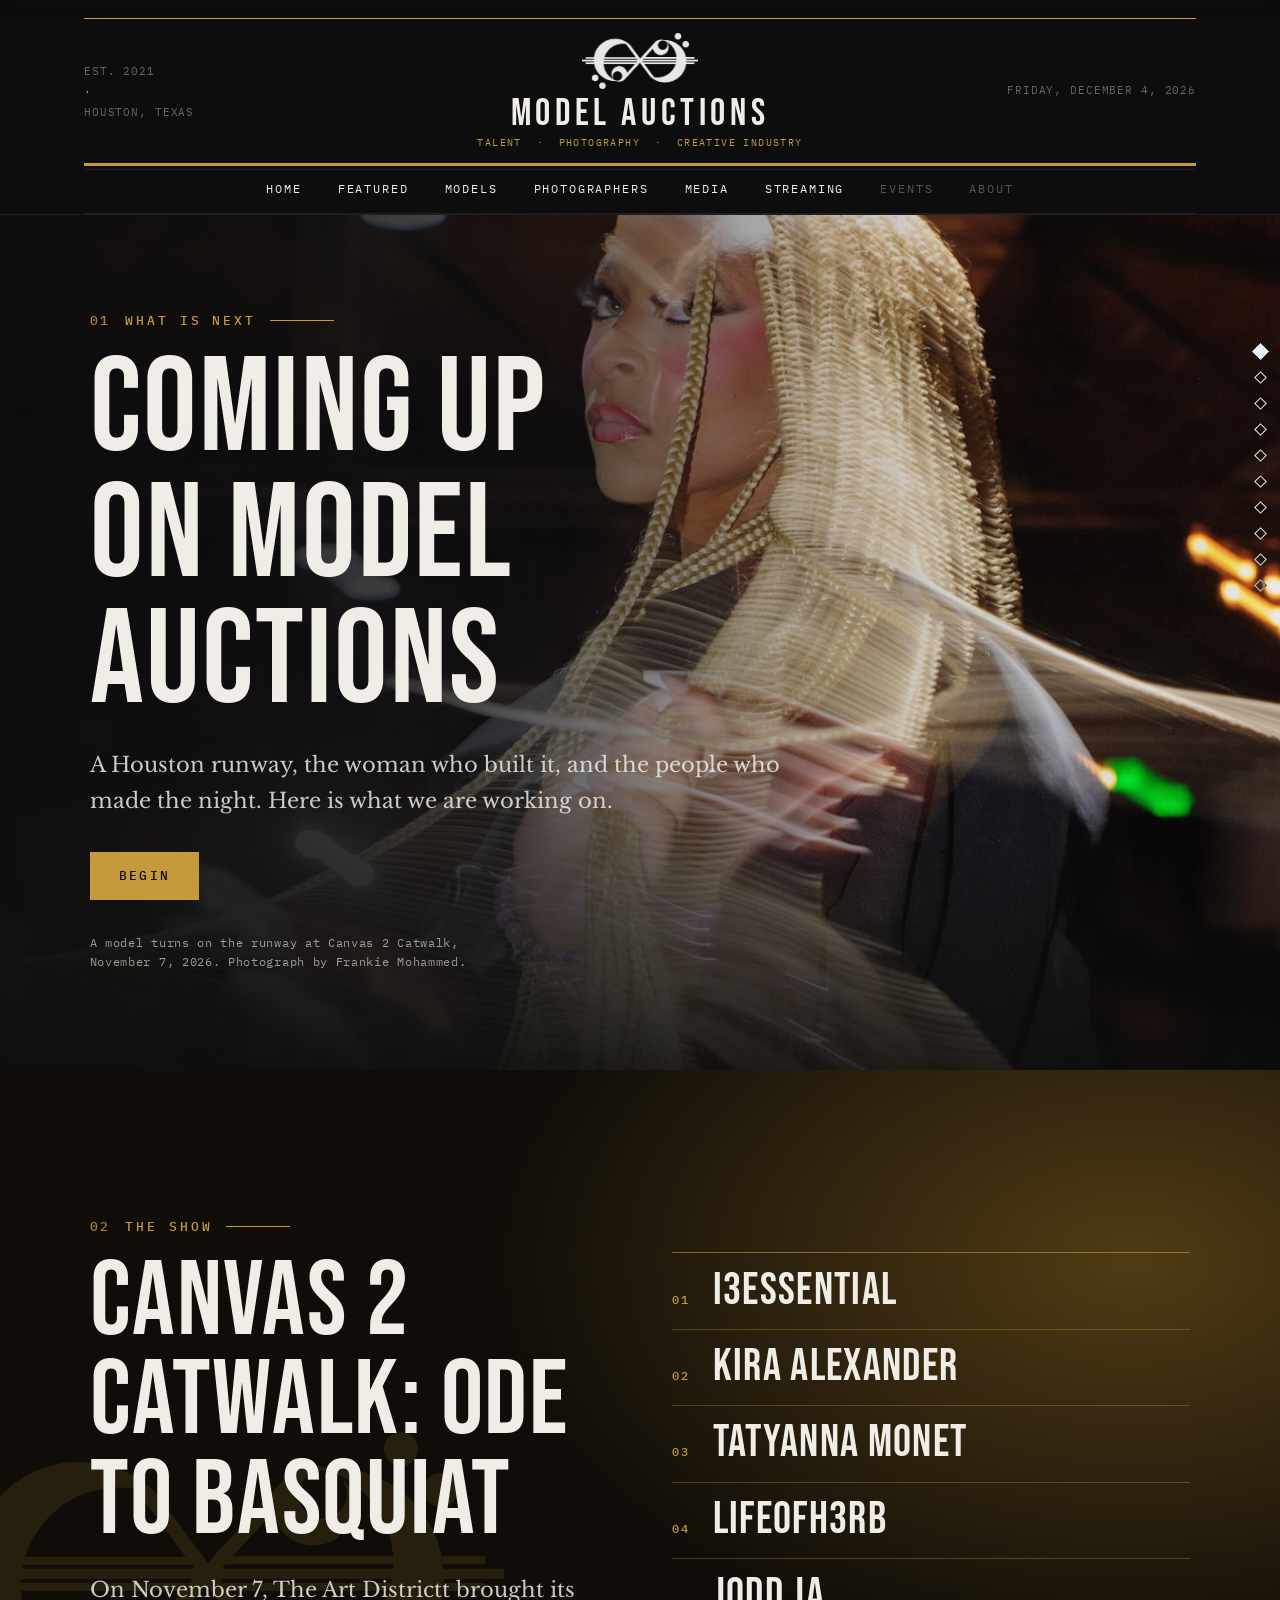
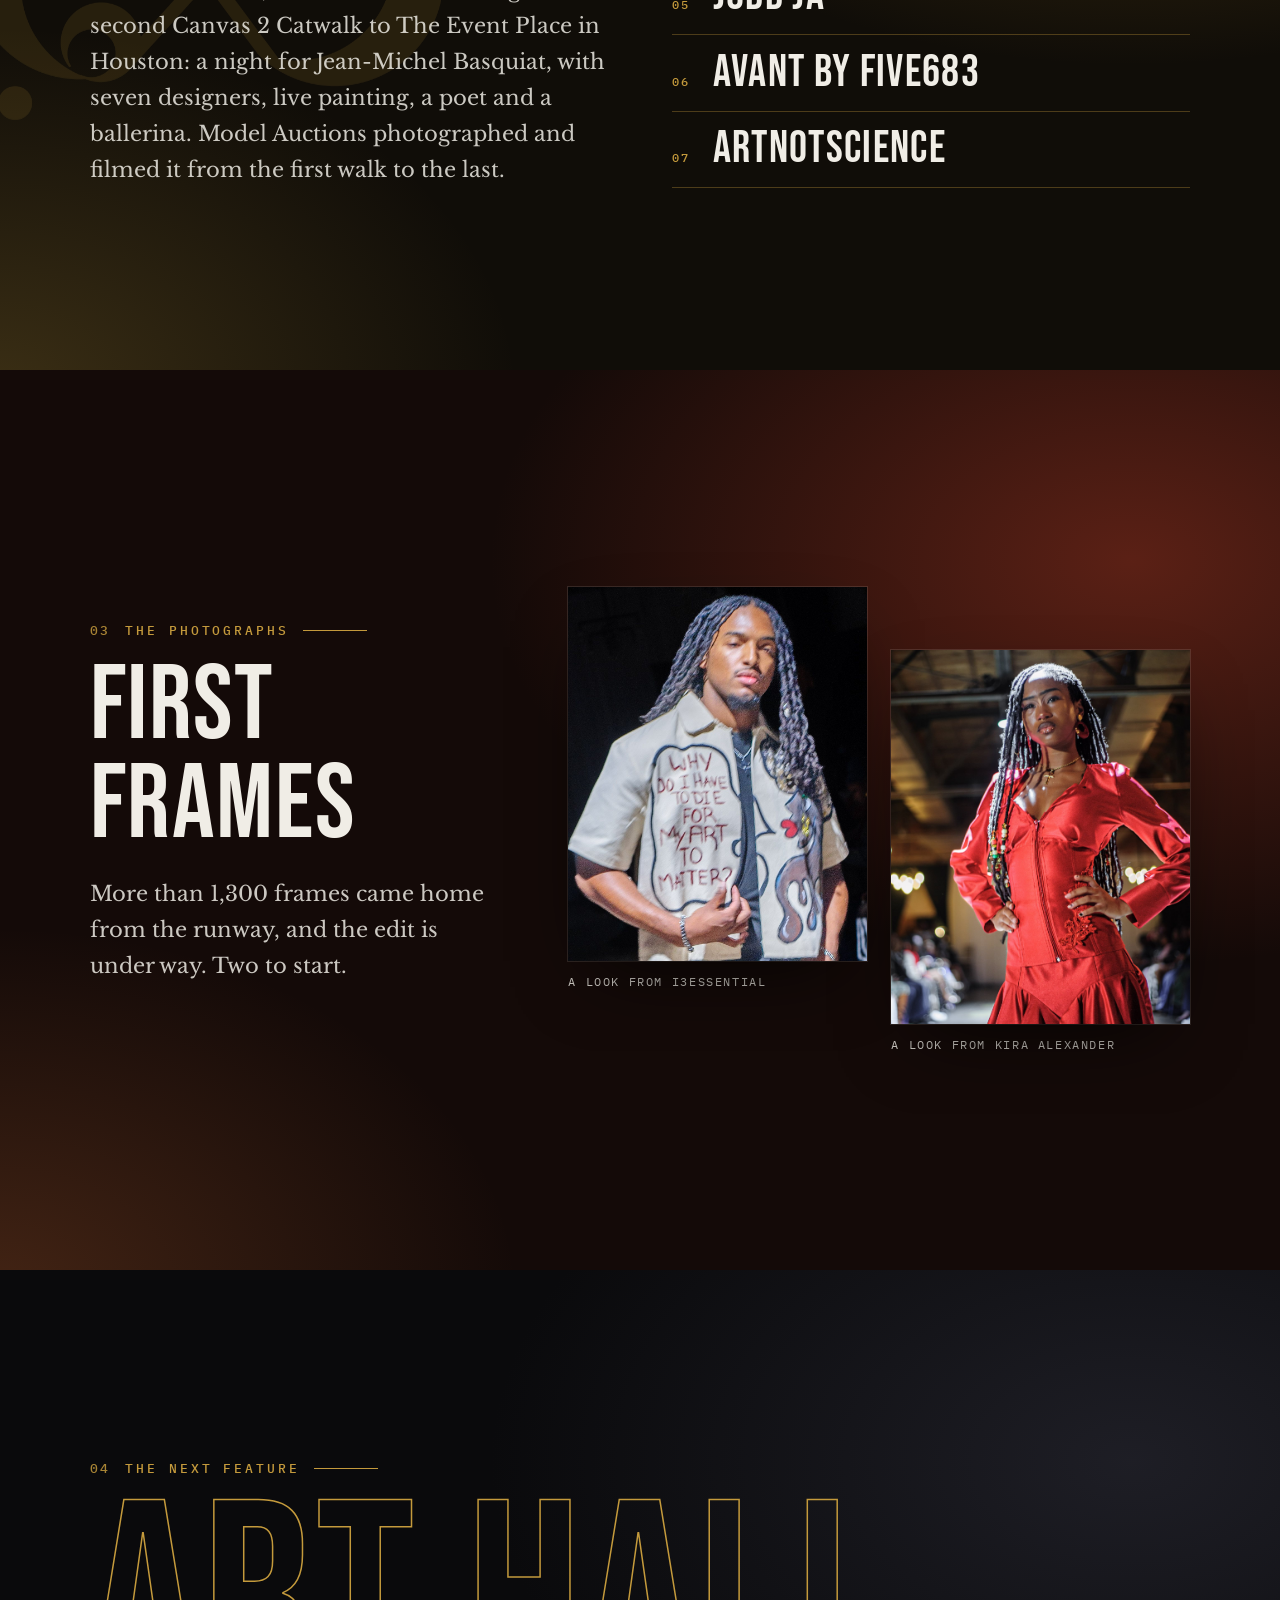
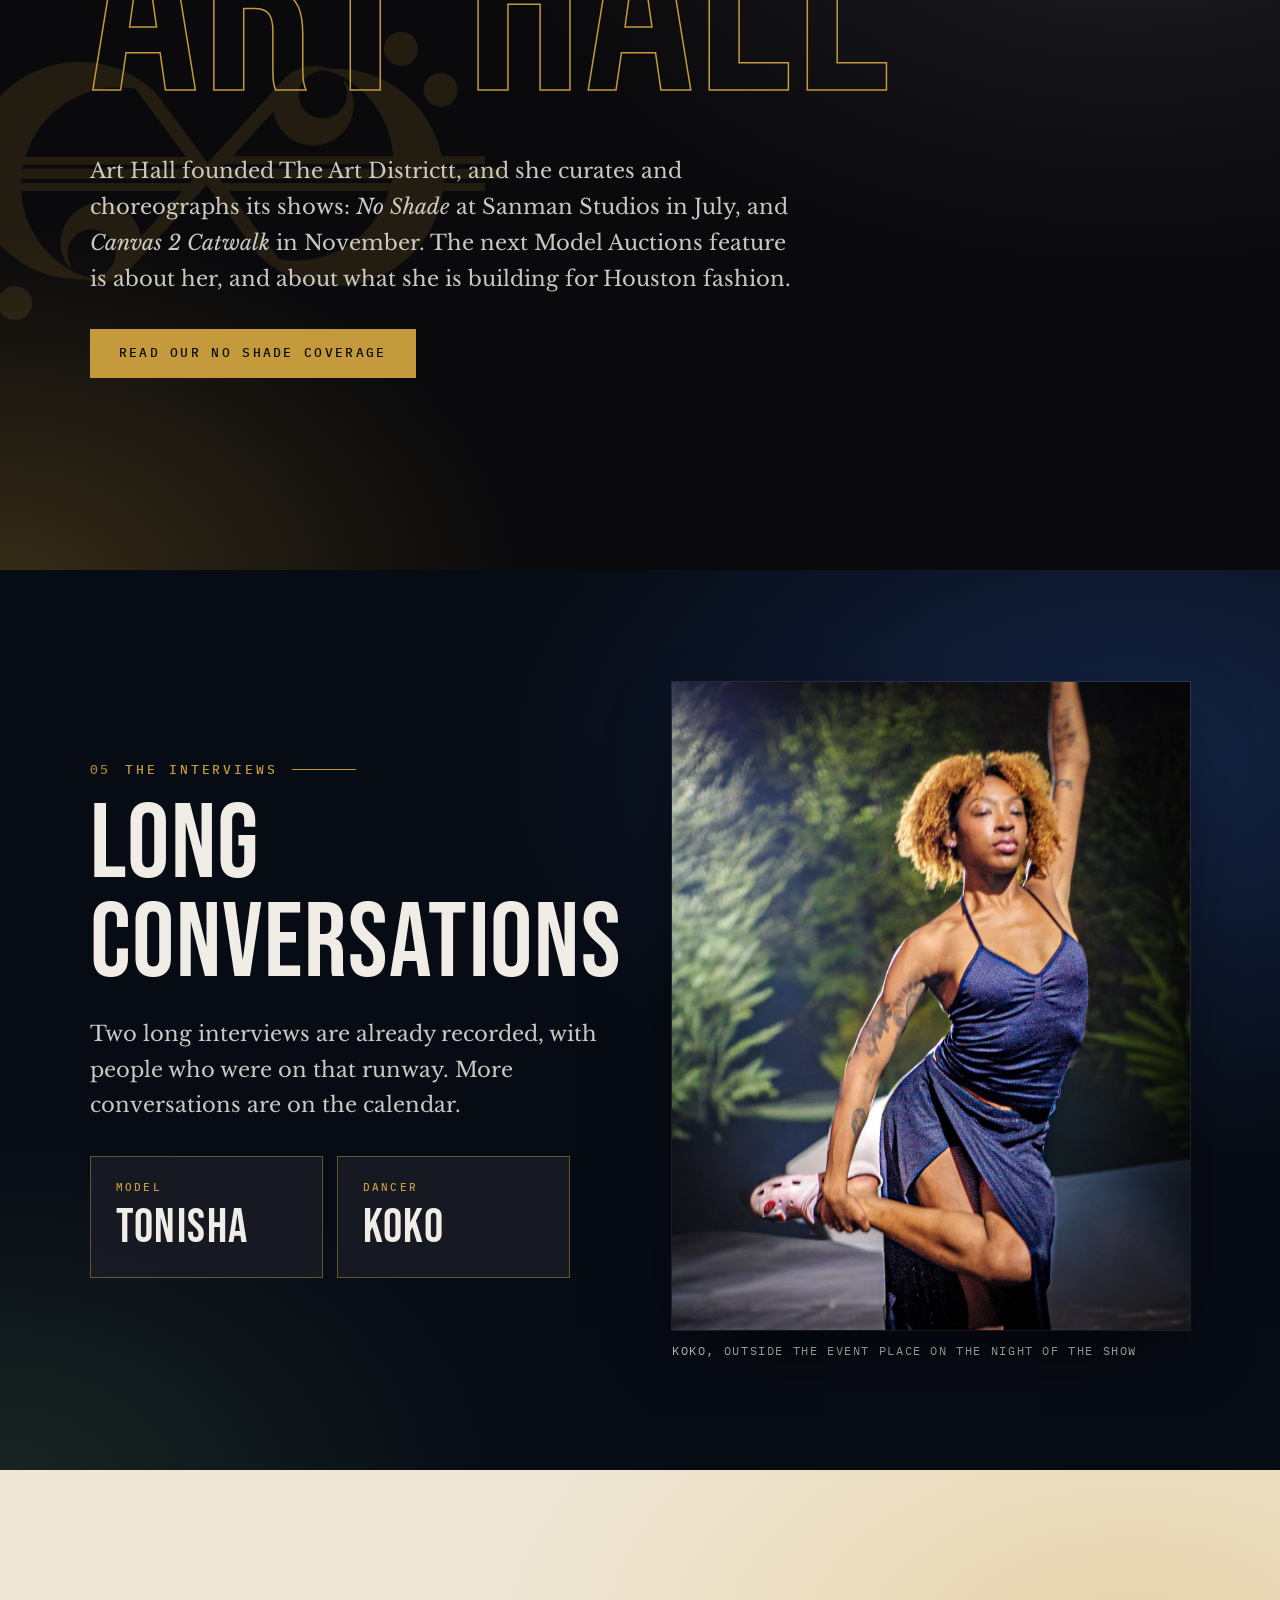
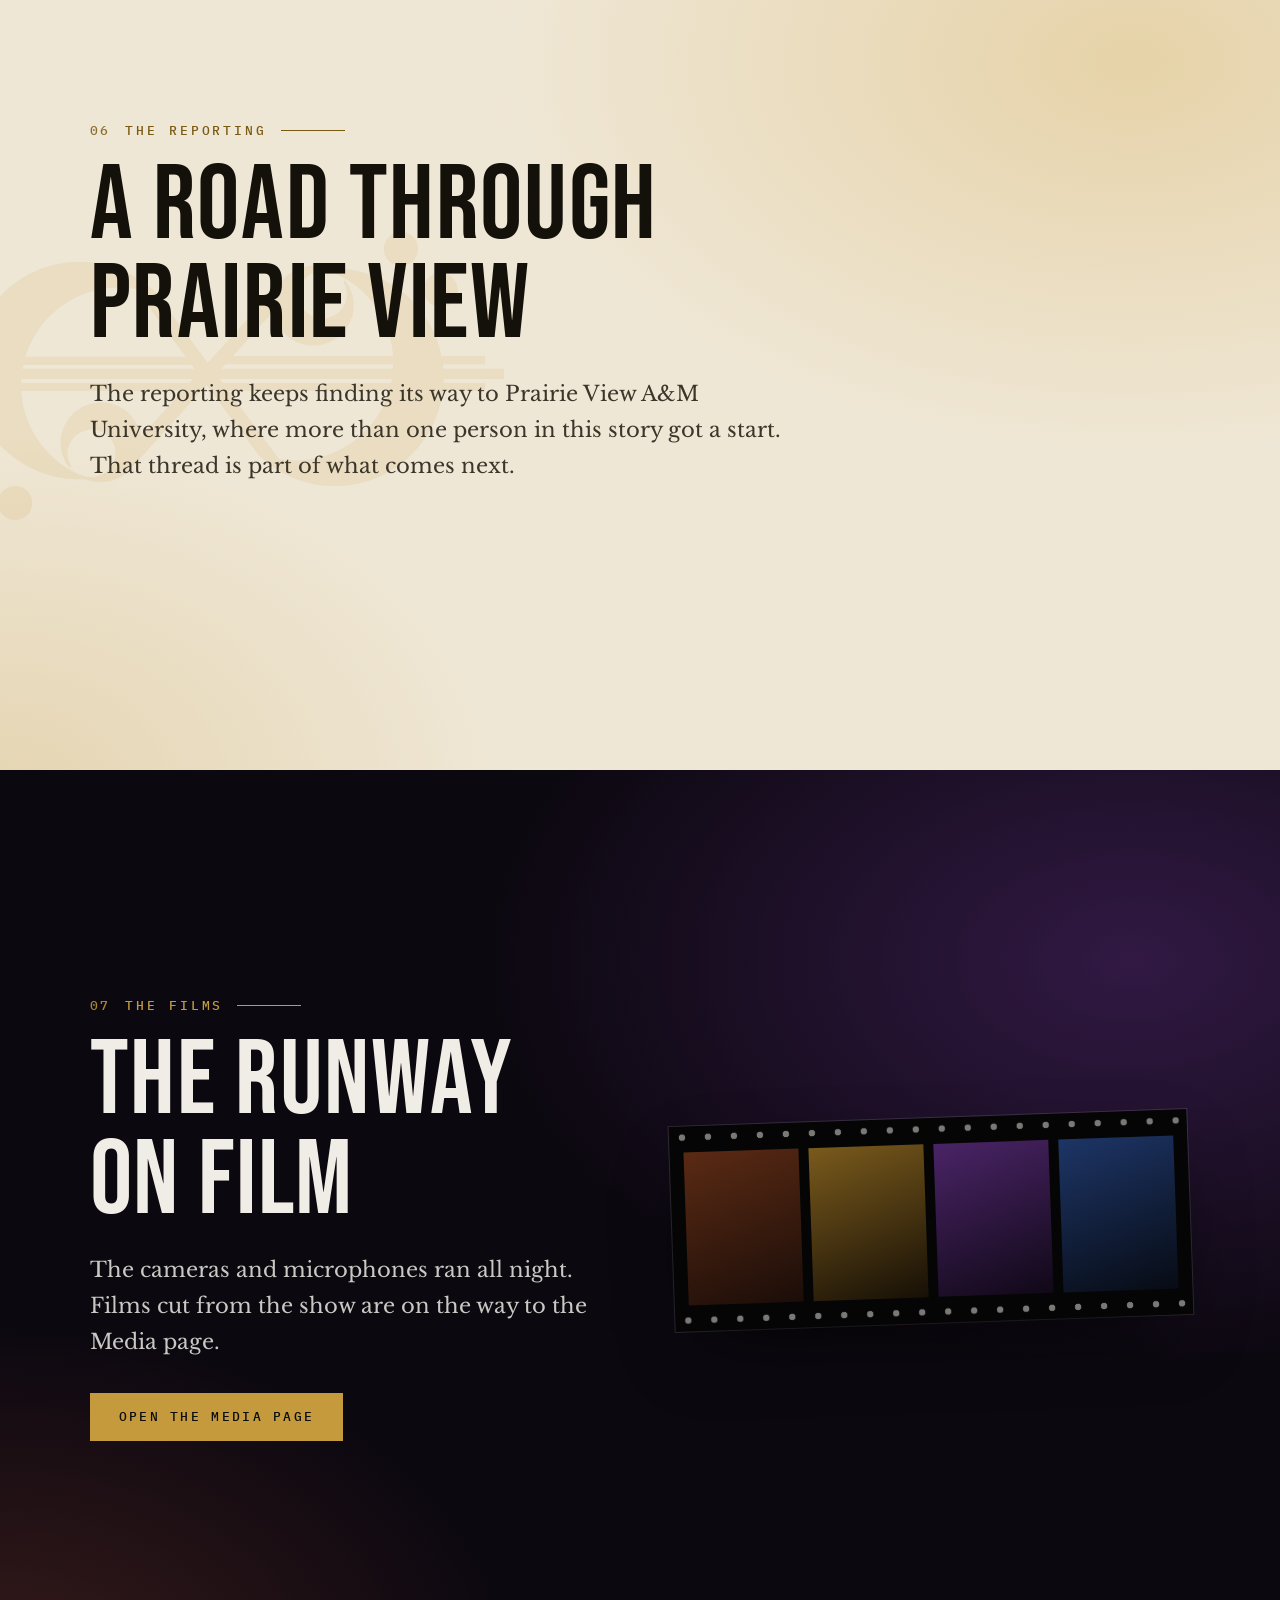
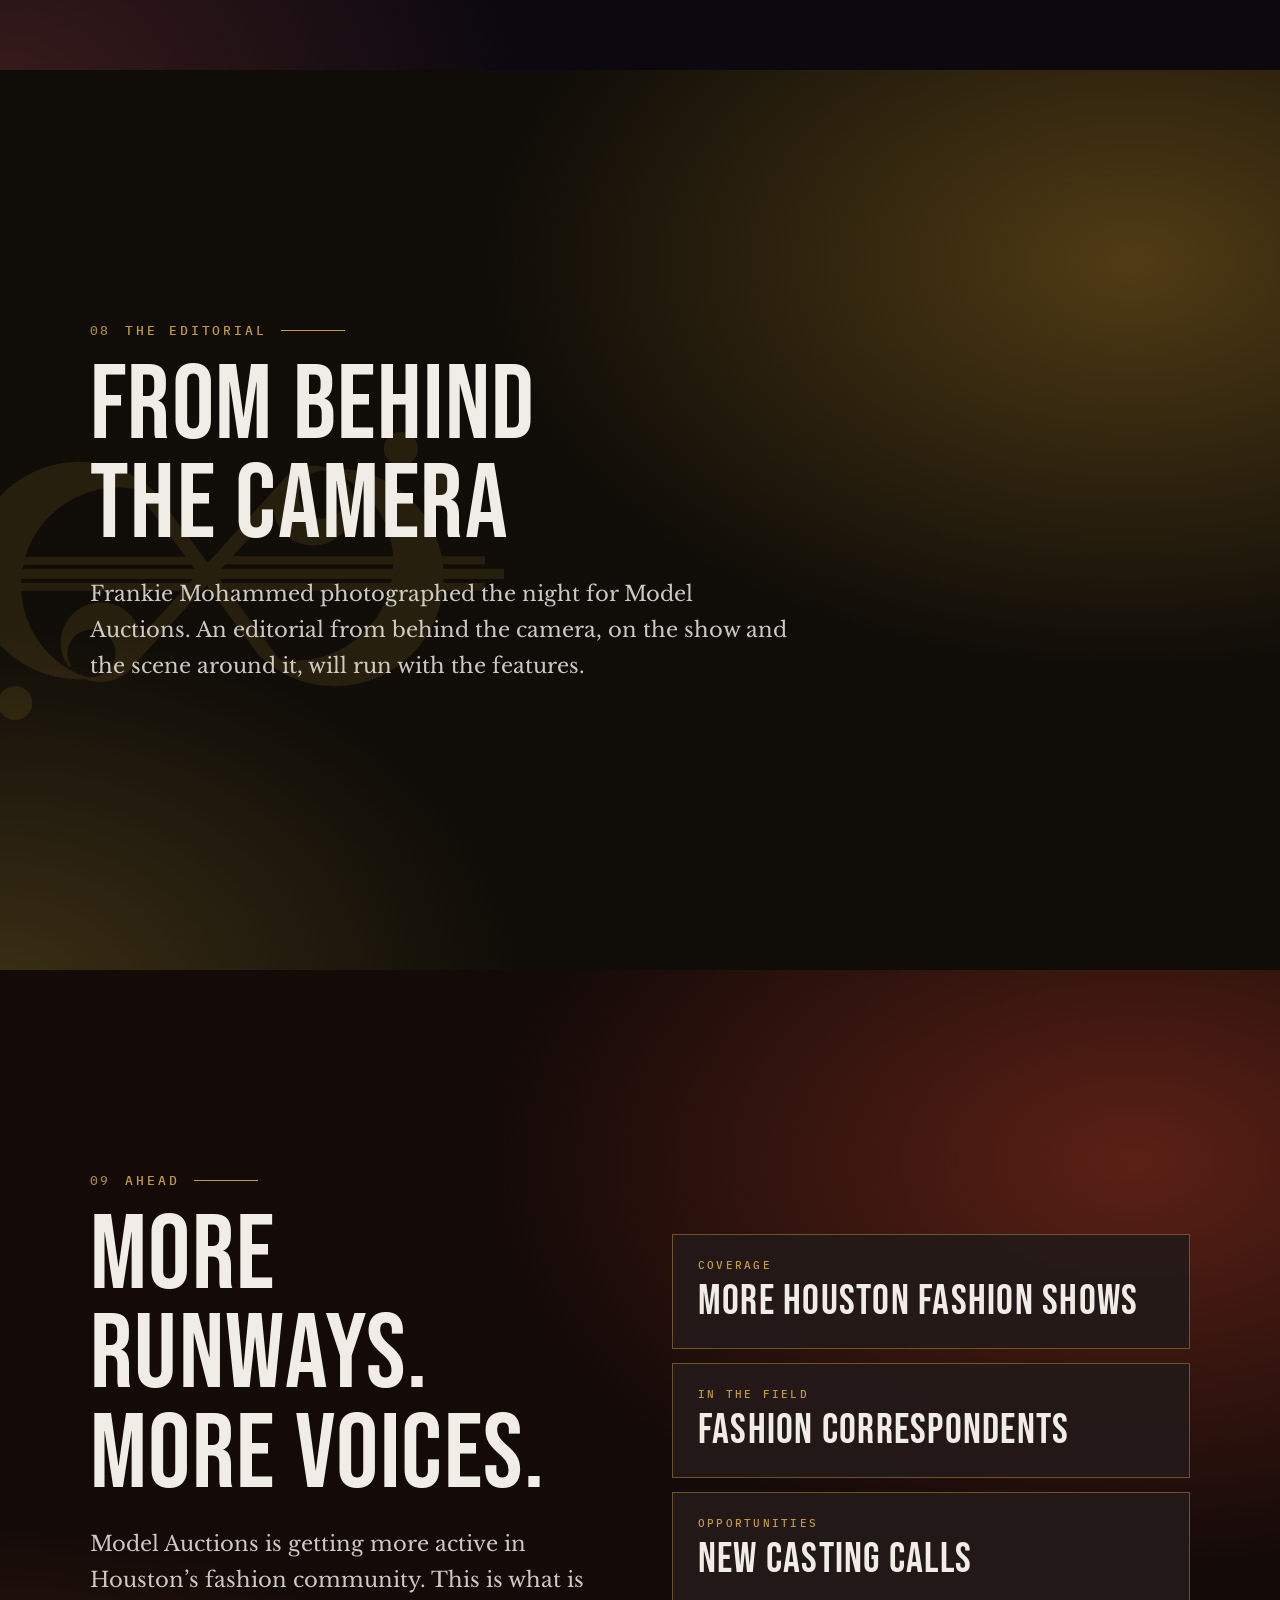
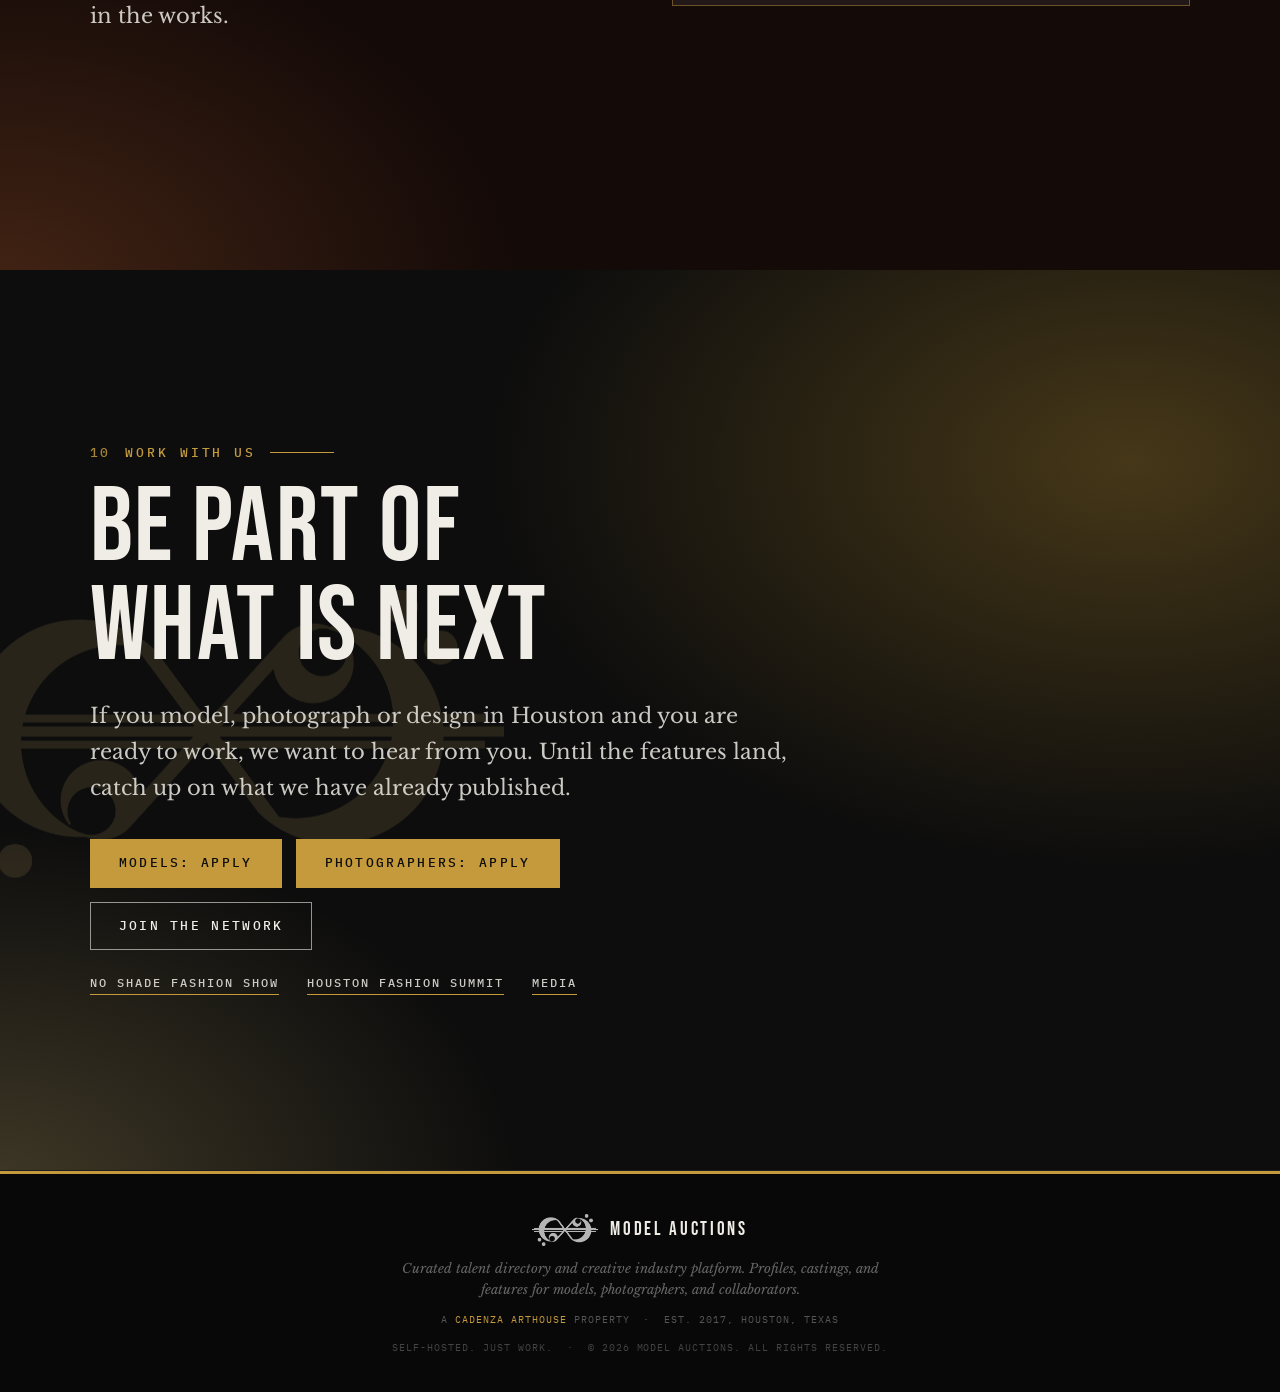
<file: 0003/index.html>
<!DOCTYPE html>
<html lang="en">
<head>
<meta charset="UTF-8">
<meta name="viewport" content="width=device-width, initial-scale=1.0">
<meta name="robots" content="index, follow">

<title>Coming Up: Canvas 2 Catwalk, Art Hall and More</title>

<meta name="date" content="2026-11-24">
<meta name="description" content="What Model Auctions is working on: photographs and film from Canvas 2 Catwalk: Ode to Basquiat, a feature on Art Hall of The Art Districtt, long interviews, and more Houston runways.">
<meta name="article-id" content="0003">
<meta name="card-label" content="Coming Soon">

<link rel="canonical" href="https://modelauctions.net/0003/">

<!-- ── Open Graph ── -->
<meta property="og:type" content="article">
<meta property="og:site_name" content="Model Auctions">
<meta property="og:title" content="Coming Up: Canvas 2 Catwalk, Art Hall and More">
<meta property="og:description" content="What Model Auctions is working on: photographs and film from Canvas 2 Catwalk: Ode to Basquiat, a feature on Art Hall of The Art Districtt, long interviews, and more Houston runways.">
<meta property="og:url" content="https://modelauctions.net/0003/">
<meta property="og:image" content="https://modelauctions.net/0003/thumb.jpg">
<meta property="og:image:width" content="1600">
<meta property="og:image:height" content="1000">
<meta property="article:published_time" content="2026-11-24T07:30:00-06:00">
<meta property="article:section" content="Coming Soon">

<!-- ── Twitter / X card ── -->
<meta name="twitter:card" content="summary_large_image">
<meta name="twitter:title" content="Coming Up: Canvas 2 Catwalk, Art Hall and More">
<meta name="twitter:description" content="What Model Auctions is working on: photographs and film from Canvas 2 Catwalk: Ode to Basquiat, a feature on Art Hall of The Art Districtt, long interviews, and more Houston runways.">
<meta name="twitter:image" content="https://modelauctions.net/0003/thumb.jpg">

<!-- ── Structured data ── -->
<script type="application/ld+json">
{
  "@context": "https://schema.org",
  "@type": "NewsArticle",
  "headline": "Coming Up: Canvas 2 Catwalk, Art Hall and More",
  "description": "What Model Auctions is working on: photographs and film from Canvas 2 Catwalk: Ode to Basquiat, a feature on Art Hall of The Art Districtt, long interviews, and more Houston runways.",
  "image": ["https://modelauctions.net/0003/thumb.jpg"],
  "datePublished": "2026-11-24T07:30:00-06:00",
  "publisher": {
    "@type": "Organization",
    "name": "Model Auctions",
    "logo": { "@type": "ImageObject", "url": "https://modelauctions.net/assets/logo.png" }
  },
  "mainEntityOfPage": { "@type": "WebPage", "@id": "https://modelauctions.net/0003/" }
}
</script>

<!-- Set before first paint so the scene entrances never flash: slides.css only hides anything waiting to animate when this class is present. -->
<script>document.documentElement.className += ' js';</script>

<link rel="icon" href="/favicon.ico" type="image/x-icon">
<link rel="stylesheet" href="../style.css">
<link rel="stylesheet" href="slides.css">
<link rel="preconnect" href="https://fonts.googleapis.com">
<link href="https://fonts.googleapis.com/css2?family=Bebas+Neue&family=Libre+Baskerville:ital,wght@0,400;0,700;1,400&family=IBM+Plex+Mono:wght@400;500&display=swap" rel="stylesheet">
</head>

<body class="scenes-page">

<!-- MASTHEAD (uniform site header; it does not stick on this page, see slides.css) -->
<header class="masthead">
  <div class="masthead-inner">
    <div class="masthead-top-rule"></div>
    <div class="masthead-flag">
      <div class="masthead-flag-left">
        <span class="masthead-est">Est. 2021</span>
        <span class="masthead-dot">·</span>
        <span class="masthead-loc">Houston, Texas</span>
      </div>
      <div class="masthead-flag-center">
        <a href="../index.html" class="masthead-logo-link">
          <img src="../assets/logo.png" alt="Model Auctions" class="masthead-logo">
        </a>
        <div class="masthead-wordmark">
          <div class="masthead-title">Model Auctions</div>
          <p class="masthead-tagline">Talent&nbsp;&nbsp;·&nbsp;&nbsp;Photography&nbsp;&nbsp;·&nbsp;&nbsp;Creative Industry</p>
        </div>
      </div>
      <div class="masthead-flag-right">
        <span id="live-date" class="masthead-date"></span>
        <span id="article-count" class="masthead-count"></span>
      </div>
    </div>
    <div class="masthead-rule-double">
      <div class="rule-thick"></div>
      <div class="rule-thin"></div>
    </div>
    <nav class="masthead-nav">
      <a href="../index.html">Home</a>
      <a href="../all.html">Featured</a>
      <a href="../models/index.html">Models</a>
      <a href="../photographers/index.html">Photographers</a>
        <a href="../media/index.html">Media</a>
        <a href="../media/index.html?view=guide">Streaming</a>
      <a href="#" class="nav-dim">Events</a>
      <a href="#" class="nav-dim">About</a>
    </nav>
    <div class="masthead-bottom-rule"></div>
  </div>
</header>
<script>(function(){var d=document.getElementById('live-date');if(d){d.textContent=new Date().toLocaleDateString('en-US',{weekday:'long',year:'numeric',month:'long',day:'numeric'});}})();</script>

<main class="scenes">

  <nav class="scene-dots" aria-label="Scenes">
    <a href="#s1"><span class="sr-only">Scene 1: Coming up on Model Auctions</span></a>
    <a href="#s2"><span class="sr-only">Scene 2: The show</span></a>
    <a href="#s3"><span class="sr-only">Scene 3: The photographs</span></a>
    <a href="#s4"><span class="sr-only">Scene 4: The next feature, Art Hall</span></a>
    <a href="#s5"><span class="sr-only">Scene 5: The interviews</span></a>
    <a href="#s6"><span class="sr-only">Scene 6: Prairie View</span></a>
    <a href="#s7"><span class="sr-only">Scene 7: The films</span></a>
    <a href="#s8"><span class="sr-only">Scene 8: The editorial</span></a>
    <a href="#s9"><span class="sr-only">Scene 9: What is ahead</span></a>
    <a href="#s10"><span class="sr-only">Scene 10: Work with us</span></a>
  </nav>

  <!-- 01: the title, over one frame from the show -->
  <section class="scene scene--first scene--photo" id="s1" aria-labelledby="s1-h" data-scene>
    <div class="scene-photo" aria-hidden="true">
      <img src="images/runway-01.jpg" width="1440" height="1800" alt="">
    </div>
    <div class="scene-inner">
      <div class="scene-body">
        <p class="scene-kicker"><span class="scene-folio">01</span><span>What is next</span></p>
        <h1 class="scene-title" id="s1-h">Coming Up on Model Auctions</h1>
        <p class="scene-line">A Houston runway, the woman who built it, and the people who made the night. Here is what we are working on.</p>
        <p class="scene-actions"><a class="scene-btn" href="#s2">Begin</a></p>
        <p class="scene-credit">A model turns on the runway at Canvas 2 Catwalk, November 7, 2026. Photograph by Frankie Mohammed.</p>
      </div>
    </div>
  </section>

  <!-- 02: the show, with the lineup as its own account printed it -->
  <section class="scene scene--split tone-gold" id="s2" aria-labelledby="s2-h" data-scene>
    <div class="scene-wash" aria-hidden="true"></div>
    <div class="scene-mark" aria-hidden="true"></div>
    <div class="scene-inner">
      <div class="scene-body">
        <p class="scene-kicker"><span class="scene-folio">02</span><span>The show</span></p>
        <h2 class="scene-title" id="s2-h">Canvas 2 Catwalk: Ode to Basquiat</h2>
        <p class="scene-line">On November 7, The Art Districtt brought its second Canvas 2 Catwalk to The Event Place in Houston: a night for Jean-Michel Basquiat, with seven designers, live painting, a poet and a ballerina. Model Auctions photographed and filmed it from the first walk to the last.</p>
      </div>
      <div class="scene-media">
        <ol class="lineup" aria-label="The seven designers, in the order they showed">
          <li><span class="lineup-n">01</span><span class="lineup-name">i3ESSENTIAL</span></li>
          <li><span class="lineup-n">02</span><span class="lineup-name">Kira Alexander</span></li>
          <li><span class="lineup-n">03</span><span class="lineup-name">Tatyanna Monet</span></li>
          <li><span class="lineup-n">04</span><span class="lineup-name">Lifeofh3rb</span></li>
          <li><span class="lineup-n">05</span><span class="lineup-name">Jodd Ja</span></li>
          <li><span class="lineup-n">06</span><span class="lineup-name">AVANT by FIVE683</span></li>
          <li><span class="lineup-n">07</span><span class="lineup-name">ArtNotScience</span></li>
        </ol>
      </div>
    </div>
  </section>

  <!-- 03: two frames, and no more: the full edit runs with the features -->
  <section class="scene scene--split scene--pictures tone-ember" id="s3" aria-labelledby="s3-h" data-scene>
    <div class="scene-wash" aria-hidden="true"></div>
    <div class="scene-inner">
      <div class="scene-body">
        <p class="scene-kicker"><span class="scene-folio">03</span><span>The photographs</span></p>
        <h2 class="scene-title" id="s3-h">First Frames</h2>
        <p class="scene-line">More than 1,300 frames came home from the runway, and the edit is under way. Two to start.</p>
      </div>
      <div class="scene-media">
        <div class="frames">
          <figure class="frame">
            <img src="images/runway-02.jpg" width="1069" height="1336" loading="lazy" alt="A model with long locs stands on the runway in a hand-painted short-sleeved jacket whose lettering asks, Why do I have to die for my art to matter?">
            <figcaption>A look from i3ESSENTIAL</figcaption>
          </figure>
          <figure class="frame">
            <img src="images/runway-03.jpg" width="1439" height="1800" loading="lazy" alt="A model with beaded braids poses with hands on hips in a red satin jacket and ruffled skirt, the audience blurred behind.">
            <figcaption>A look from Kira Alexander</figcaption>
          </figure>
        </div>
      </div>
    </div>
  </section>

  <!-- 04: the next feature. No photograph is captioned with her name here. -->
  <section class="scene tone-ink" id="s4" aria-labelledby="s4-h" data-scene>
    <div class="scene-wash" aria-hidden="true"></div>
    <div class="scene-mark" aria-hidden="true"></div>
    <div class="scene-inner">
      <div class="scene-body scene-body--wide">
        <p class="scene-kicker"><span class="scene-folio">04</span><span>The next feature</span></p>
        <h2 class="scene-title scene-title--giant" id="s4-h">Art Hall</h2>
        <p class="scene-line">Art Hall founded The Art Districtt, and she curates and choreographs its shows: <em>No Shade</em> at Sanman Studios in July, and <em>Canvas 2 Catwalk</em> in November. The next Model Auctions feature is about her, and about what she is building for Houston fashion.</p>
        <p class="scene-actions"><a class="scene-btn" href="../0001/">Read our No Shade coverage</a></p>
      </div>
    </div>
  </section>

  <!-- 05: the interviews. First names only, as the publisher gave them; nothing from the tapes. -->
  <section class="scene scene--split tone-night" id="s5" aria-labelledby="s5-h" data-scene>
    <div class="scene-wash" aria-hidden="true"></div>
    <div class="scene-inner">
      <div class="scene-body">
        <p class="scene-kicker"><span class="scene-folio">05</span><span>The interviews</span></p>
        <h2 class="scene-title" id="s5-h">Long Conversations</h2>
        <p class="scene-line">Two long interviews are already recorded, with people who were on that runway. More conversations are on the calendar.</p>
        <ul class="plates">
          <li><span class="plate-label">Model</span><span class="plate-name">Tonisha</span></li>
          <li><span class="plate-label">Dancer</span><span class="plate-name">Koko</span></li>
        </ul>
      </div>
      <div class="scene-media">
        <figure class="frame frame--tall">
          <img src="images/koko.jpg" width="1440" height="1800" loading="lazy" alt="A dancer in a deep blue dress balances on one leg, one arm raised straight overhead and the other holding her lifted foot, lit against dark greenery at night.">
          <figcaption>Koko, outside The Event Place on the night of the show</figcaption>
        </figure>
      </div>
    </div>
  </section>

  <!-- 06: the one light scene. No person is tied to the school here. -->
  <section class="scene tone-paper" id="s6" aria-labelledby="s6-h" data-scene>
    <div class="scene-wash" aria-hidden="true"></div>
    <div class="scene-mark" aria-hidden="true"></div>
    <div class="scene-inner">
      <div class="scene-body">
        <p class="scene-kicker"><span class="scene-folio">06</span><span>The reporting</span></p>
        <h2 class="scene-title" id="s6-h">A Road Through Prairie View</h2>
        <p class="scene-line">The reporting keeps finding its way to Prairie View A&amp;M University, where more than one person in this story got a start. That thread is part of what comes next.</p>
      </div>
    </div>
  </section>

  <!-- 07: the films live on the Media page; this scene sends people there and plays nothing -->
  <section class="scene scene--split tone-reel" id="s7" aria-labelledby="s7-h" data-scene>
    <div class="scene-wash" aria-hidden="true"></div>
    <div class="scene-inner">
      <div class="scene-body">
        <p class="scene-kicker"><span class="scene-folio">07</span><span>The films</span></p>
        <h2 class="scene-title" id="s7-h">The Runway on Film</h2>
        <p class="scene-line">The cameras and microphones ran all night. Films cut from the show are on the way to the Media page.</p>
        <p class="scene-actions"><a class="scene-btn" href="../media/">Open the Media page</a></p>
      </div>
      <div class="scene-media">
        <div class="strip" aria-hidden="true">
          <i></i><i></i><i></i><i></i>
        </div>
      </div>
    </div>
  </section>

  <!-- 08: the editorial -->
  <section class="scene tone-gold" id="s8" aria-labelledby="s8-h" data-scene>
    <div class="scene-wash" aria-hidden="true"></div>
    <div class="scene-mark" aria-hidden="true"></div>
    <div class="scene-inner">
      <div class="scene-body">
        <p class="scene-kicker"><span class="scene-folio">08</span><span>The editorial</span></p>
        <h2 class="scene-title" id="s8-h">From Behind the Camera</h2>
        <p class="scene-line">Frankie Mohammed photographed the night for Model Auctions. An editorial from behind the camera, on the show and the scene around it, will run with the features.</p>
      </div>
    </div>
  </section>

  <!-- 09: what is ahead. Plans, not dates. -->
  <section class="scene scene--split tone-ember" id="s9" aria-labelledby="s9-h" data-scene>
    <div class="scene-wash" aria-hidden="true"></div>
    <div class="scene-inner">
      <div class="scene-body">
        <p class="scene-kicker"><span class="scene-folio">09</span><span>Ahead</span></p>
        <h2 class="scene-title" id="s9-h">More Runways. More Voices.</h2>
        <p class="scene-line">Model Auctions is getting more active in Houston&rsquo;s fashion community. This is what is in the works.</p>
      </div>
      <div class="scene-media">
        <ul class="plates plates--list">
          <li><span class="plate-label">Coverage</span><span class="plate-name">More Houston fashion shows</span></li>
          <li><span class="plate-label">In the field</span><span class="plate-name">Fashion correspondents</span></li>
          <li><span class="plate-label">Opportunities</span><span class="plate-name">New casting calls</span></li>
        </ul>
      </div>
    </div>
  </section>

  <!-- 10: close -->
  <section class="scene tone-close" id="s10" aria-labelledby="s10-h" data-scene>
    <div class="scene-wash" aria-hidden="true"></div>
    <div class="scene-mark" aria-hidden="true"></div>
    <div class="scene-inner">
      <div class="scene-body">
        <p class="scene-kicker"><span class="scene-folio">10</span><span>Work with us</span></p>
        <h2 class="scene-title" id="s10-h">Be Part of What Is Next</h2>
        <p class="scene-line">If you model, photograph or design in Houston and you are ready to work, we want to hear from you. Until the features land, catch up on what we have already published.</p>
        <p class="scene-actions">
          <a class="scene-btn" href="../models/">Models: apply</a>
          <a class="scene-btn" href="../photographers/">Photographers: apply</a>
          <a class="scene-btn scene-btn--ghost" href="../join/">Join the network</a>
        </p>
        <p class="scene-actions scene-actions--quiet">
          <a href="../0001/">No Shade Fashion Show</a>
          <a href="../0002/">Houston Fashion Summit</a>
          <a href="../media/">Media</a>
        </p>
        <p class="print-only">Model Auctions &middot; modelauctions.net/0003/ &middot; A Cadenza Arthouse property</p>
      </div>
    </div>
  </section>

</main>

<footer class="site-footer">
  <div class="footer-rule"></div>
  <div class="footer-inner">
    <div class="footer-brand">
      <img src="../assets/logo.png" alt="Model Auctions" class="footer-logo">
      <span class="footer-wordmark">Model Auctions</span>
    </div>
    <p class="footer-mission">Curated talent directory and creative industry platform. Profiles, castings, and features for models, photographers, and collaborators.</p>
    <p class="footer-parent">A <a href="https://cadenzaarthouse.com" target="_blank" rel="noopener">Cadenza Arthouse</a> property&nbsp;&nbsp;·&nbsp;&nbsp;Est. 2017, Houston, Texas</p>
    <p class="footer-legal">Self-hosted. Just work.&nbsp;&nbsp;·&nbsp;&nbsp;© 2026 Model Auctions. All Rights Reserved.</p>
  </div>
</footer>

<script src="slides.js"></script>
</body>
</html>
</file>
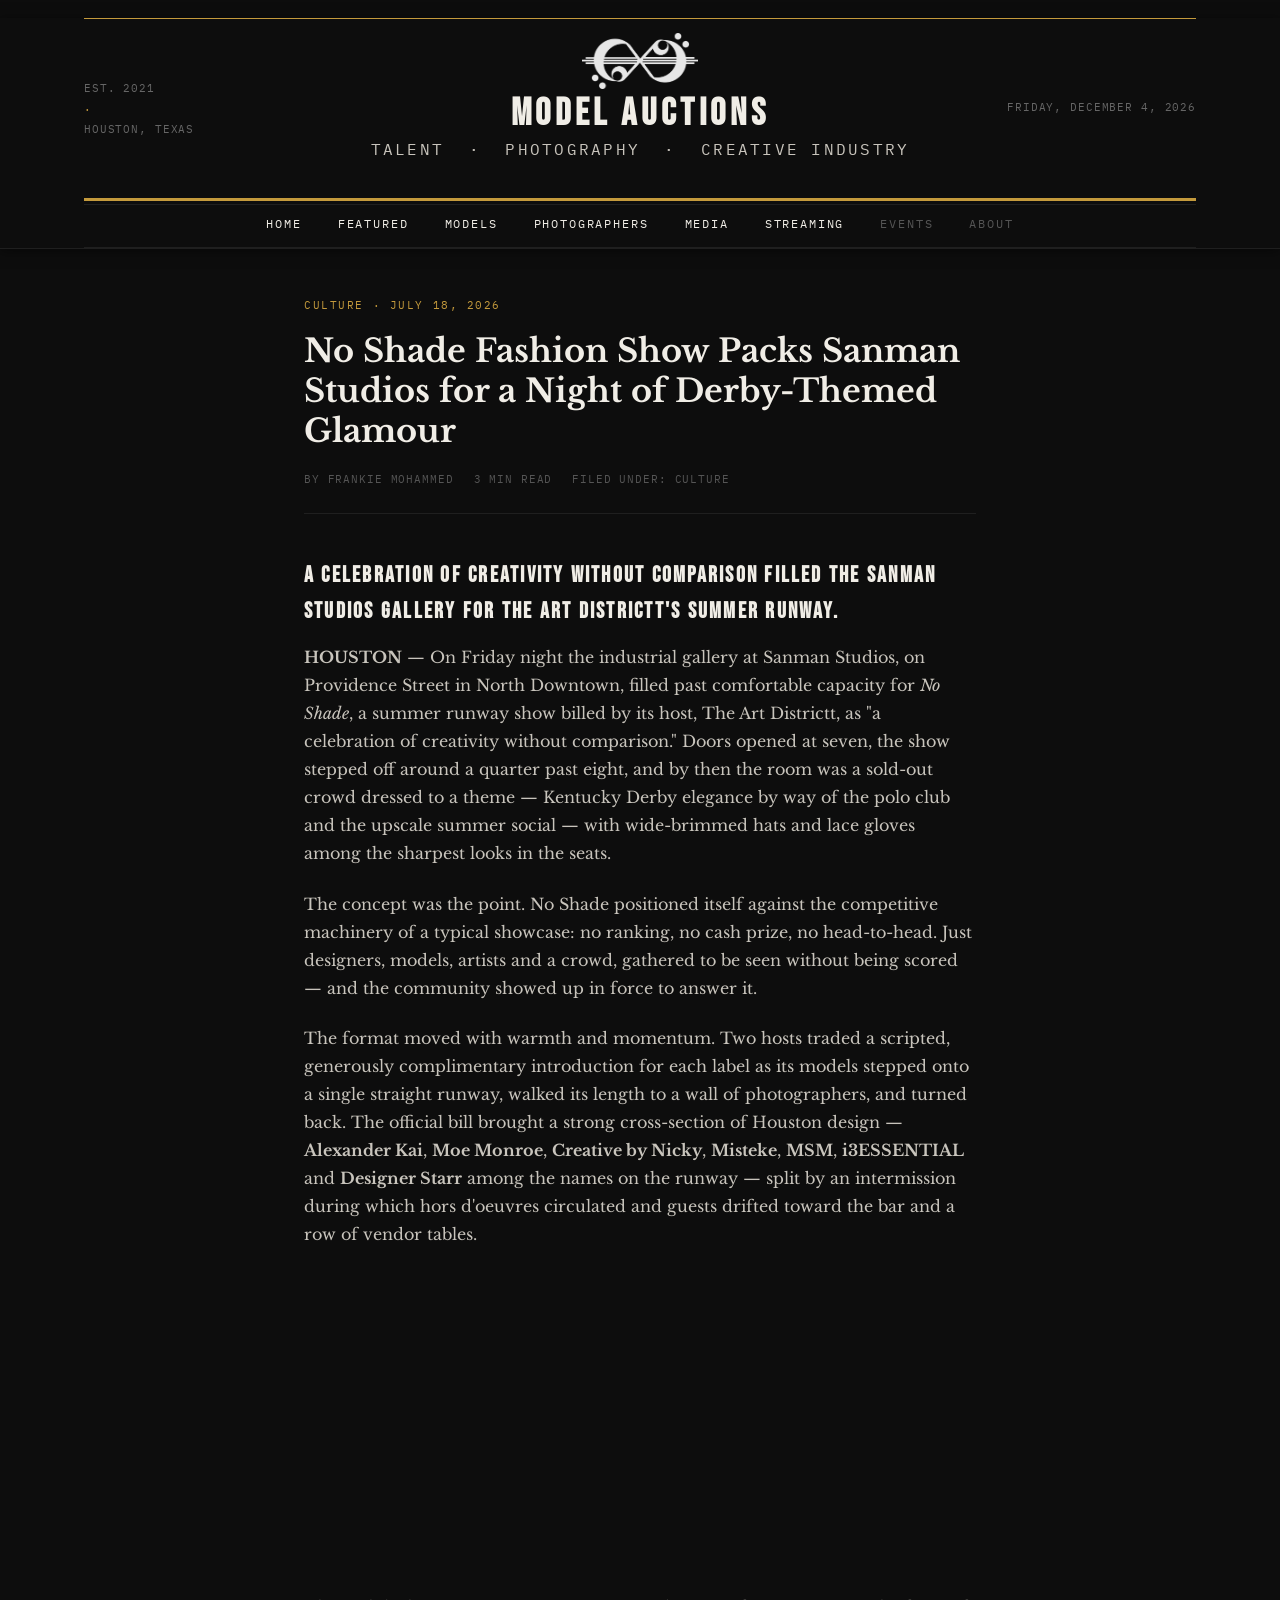
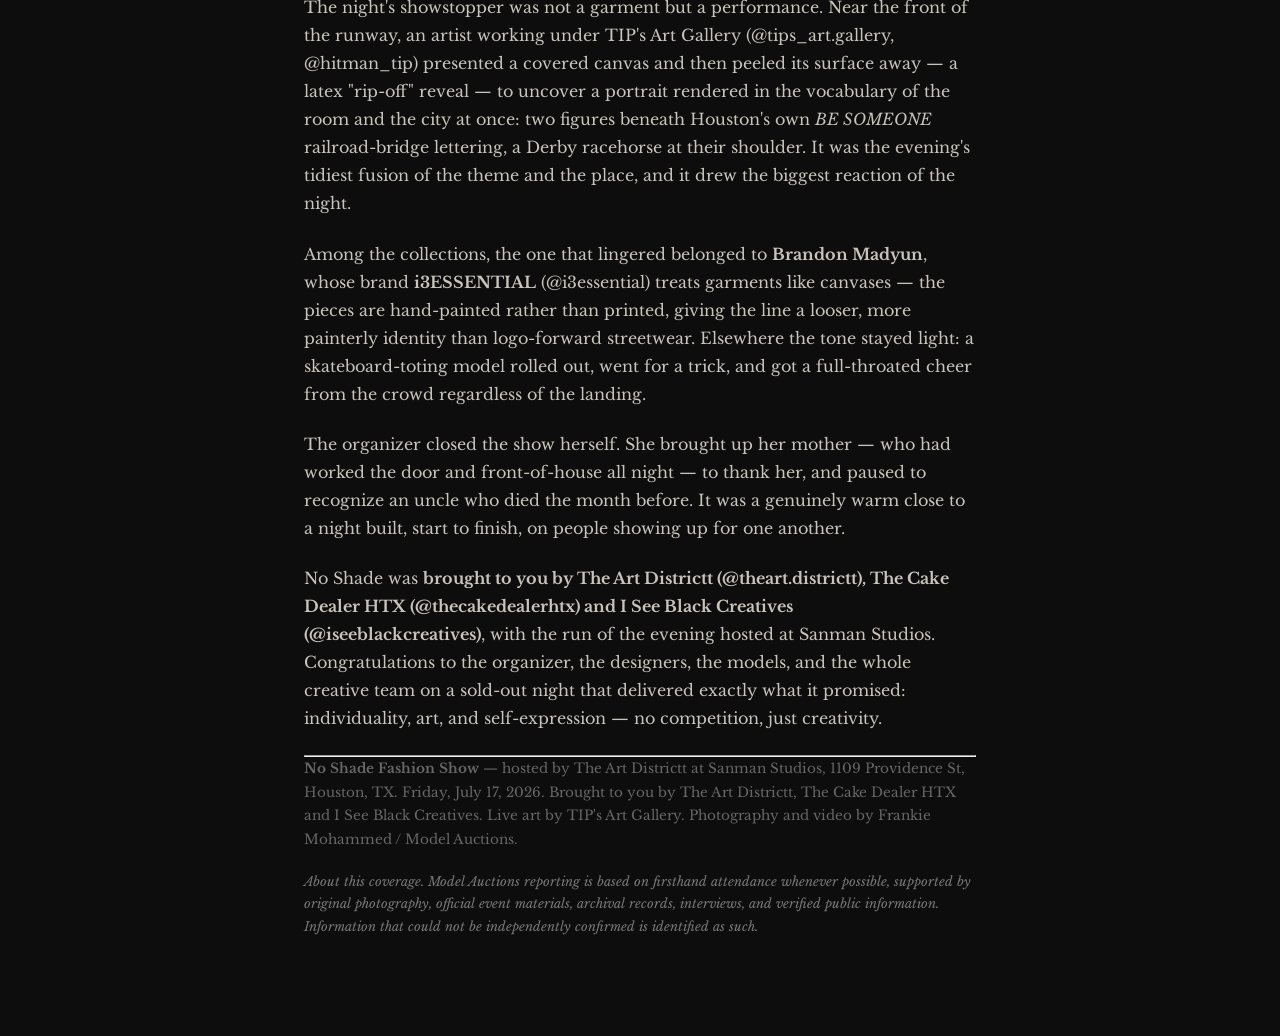
<file: 0010/index.html>
<!DOCTYPE html>
<html lang="en">
<head>
<meta charset="UTF-8">
<meta name="viewport" content="width=device-width, initial-scale=1.0">
<meta name="robots" content="index, follow">

<title>No Shade Fashion Show Packs Sanman Studios for a Night of Derby-Themed Glamour</title>

<meta name="date" content="2026-07-18">
<meta name="description" content="The Art Districtt's sold-out No Shade Fashion Show brought a Derby-themed runway, a lineup of Houston designers and a live Be Someone art reveal to Sanman Studios in a celebration of creativity without comparison.">
<meta name="article-id" content="0010">

<!-- ── Cadenza Arthouse Archive · game layer (read by /game) ── -->
<meta name="game-record" content="true">
<meta name="game-era" content="2026">
<meta name="game-location" content="downtown">
<meta name="game-tags" content="houston,fashion,runway,the-art-districtt,sanman-studios,black-creatives,kentucky-derby,2026">
<meta name="game-flavor" content="A folded program from a sold-out summer runway, Derby silhouettes printed along the edge, still warm from a crowded room.">
<meta name="game-record-type" content="news">
<meta name="game-region" content="houston">
<meta name="game-world" content="modern">
<meta name="game-record-version" content="1">
<meta name="game-people" content="brandon-madyun">
<meta name="game-orgs" content="the-art-districtt,tips-art-gallery,the-cake-dealer-htx,i-see-black-creatives,i3essential">
<meta name="game-places" content="sanman-studios">
<meta name="game-events" content="no-shade-fashion-show">
<meta name="game-concepts" content="houston-fashion,black-creatives">

<link rel="canonical" href="https://modelauctions.net/0010/">

<!-- ── Open Graph ── -->
<meta property="og:type" content="article">
<meta property="og:site_name" content="Model Auctions">
<meta property="og:title" content="No Shade Fashion Show Packs Sanman Studios for a Night of Derby-Themed Glamour">
<meta property="og:description" content="The Art Districtt's sold-out No Shade Fashion Show brought a Derby-themed runway, a lineup of Houston designers and a live Be Someone art reveal to Sanman Studios in a celebration of creativity without comparison.">
<meta property="og:url" content="https://modelauctions.net/0010/">
<meta property="og:image" content="https://modelauctions.net/0010/thumb.jpg">
<meta property="og:image:width" content="1200">
<meta property="og:image:height" content="630">
<meta property="article:published_time" content="2026-07-18T12:00:00-05:00">
<meta property="article:author" content="Frankie Mohammed">
<meta property="article:section" content="Culture">

<!-- ── Twitter / X card ── -->
<meta name="twitter:card" content="summary_large_image">
<meta name="twitter:title" content="No Shade Fashion Show Packs Sanman Studios for a Night of Derby-Themed Glamour">
<meta name="twitter:description" content="The Art Districtt's sold-out No Shade Fashion Show brought a Derby-themed runway and a live Be Someone art reveal to Sanman Studios.">
<meta name="twitter:image" content="https://modelauctions.net/0010/thumb.jpg">

<!-- ── Structured data ── -->
<script type="application/ld+json">
{
  "@context": "https://schema.org",
  "@type": "NewsArticle",
  "headline": "No Shade Fashion Show Packs Sanman Studios for a Night of Derby-Themed Glamour",
  "description": "The Art Districtt's sold-out No Shade Fashion Show brought a Derby-themed runway, a lineup of Houston designers and a live Be Someone art reveal to Sanman Studios in a celebration of creativity without comparison.",
  "image": ["https://modelauctions.net/0010/thumb.jpg"],
  "datePublished": "2026-07-18T12:00:00-05:00",
  "author": { "@type": "Person", "name": "Frankie Mohammed" },
  "publisher": {
    "@type": "Organization",
    "name": "Model Auctions",
    "logo": { "@type": "ImageObject", "url": "https://modelauctions.net/assets/logo.png" }
  },
  "mainEntityOfPage": { "@type": "WebPage", "@id": "https://modelauctions.net/0010/" }
}
</script>

<link rel="icon" href="/assets/favicon.ico" type="image/x-icon">
<link rel="icon" href="/assets/favicon-32x32.png" type="image/png" sizes="32x32">
<link rel="icon" href="/assets/favicon-192x192.png" type="image/png" sizes="192x192">
<link rel="apple-touch-icon" href="/assets/apple-touch-icon.png" sizes="180x180">
<link rel="stylesheet" href="../style.css">
<link rel="preconnect" href="https://fonts.googleapis.com">
<link href="https://fonts.googleapis.com/css2?family=Bebas+Neue&family=Libre+Baskerville:ital,wght@0,400;0,700;1,400&family=IBM+Plex+Mono:wght@400;500&display=swap" rel="stylesheet">
</head>

<body class="article-body">

<!-- MASTHEAD (uniform site header) -->
<header class="masthead">
  <div class="masthead-inner">
    <div class="masthead-top-rule"></div>
    <div class="masthead-flag">
      <div class="masthead-flag-left">
        <span class="masthead-est">Est. 2021</span>
        <span class="masthead-dot">·</span>
        <span class="masthead-loc">Houston, Texas</span>
      </div>
      <div class="masthead-flag-center">
        <a href="../index.html" class="masthead-logo-link">
          <img src="../assets/logo.png" alt="Model Auctions" class="masthead-logo">
        </a>
        <div class="masthead-wordmark">
          <h1 class="masthead-title">Model Auctions</h1>
          <p class="masthead-tagline">Talent&nbsp;&nbsp;·&nbsp;&nbsp;Photography&nbsp;&nbsp;·&nbsp;&nbsp;Creative Industry</p>
        </div>
      </div>
      <div class="masthead-flag-right">
        <span id="live-date" class="masthead-date"></span>
        <span id="article-count" class="masthead-count"></span>
      </div>
    </div>
    <div class="masthead-rule-double">
      <div class="rule-thick"></div>
      <div class="rule-thin"></div>
    </div>
    <nav class="masthead-nav">
      <a href="../index.html">Home</a>
      <a href="../all.html">Featured</a>
      <a href="../models/index.html">Models</a>
      <a href="../photographers/index.html">Photographers</a>
        <a href="../media/index.html">Media</a>
        <a href="../media/index.html?view=guide">Streaming</a>
      <a href="#" class="nav-dim">Events</a>
      <a href="#" class="nav-dim">About</a>
    </nav>
    <div class="masthead-bottom-rule"></div>
  </div>
</header>
<script>(function(){var d=document.getElementById('live-date');if(d){d.textContent=new Date().toLocaleDateString('en-US',{weekday:'long',year:'numeric',month:'long',day:'numeric'});}})();</script>

<div class="article-wrap">

<div class="article-kicker">Culture · July 18, 2026</div>

<h1>No Shade Fashion Show Packs Sanman Studios for a Night of Derby-Themed Glamour</h1>

<div class="article-meta">
<span>By Frankie Mohammed</span>
<span>3 min read</span>
<span>Filed under: Culture</span>
</div>

<!-- Auto slideshow — drop photos into /0010/images/ and they'll appear here automatically. -->
<script>
(function() {
const GITHUB_USER = 'fmohod';
const GITHUB_REPO = 'Modelauctions-site';
const id = document.querySelector('meta[name="article-id"]')?.content;
if (!id) return;

fetch(`https://api.github.com/repos/${GITHUB_USER}/${GITHUB_REPO}/contents/${id}/images`)
.then(r => r.ok ? r.json() : null)
.then(files => {
  if (!files) return;

  const imgs = files
    .filter(f => /\.(jpg|jpeg|png|webp|gif)$/i.test(f.name))
    .map(f => f.download_url);

  if (!imgs.length) return;

  const headline = document.querySelector('h1')?.textContent?.trim() || 'Photo';

  const wrap = document.createElement('div');
  wrap.className = 'slideshow-wrap';
  wrap.innerHTML = `
    <div class="slideshow-count">1 / ${imgs.length}</div>
    <button class="slideshow-arrow prev" aria-label="Previous">&#8249;</button>
    <button class="slideshow-arrow next" aria-label="Next">&#8250;</button>
    ${imgs.map((src, i) => `<img src="${src}" class="${i === 0 ? 'active' : ''}" alt="${headline} — photo ${i + 1} of ${imgs.length}" loading="lazy">`).join('')}
    <div class="slideshow-dots">
      ${imgs.map((_, i) => `<span class="${i === 0 ? 'active' : ''}"></span>`).join('')}
    </div>
  `;

  const meta = document.querySelector('.article-meta');
  if (meta) meta.after(wrap);

  const imgEls  = wrap.querySelectorAll('img');
  const dots    = wrap.querySelectorAll('.slideshow-dots span');
  const counter = wrap.querySelector('.slideshow-count');
  let current   = 0;
  let autoTimer;

  function fitHeight(imgEl) {
    if (imgEl.naturalWidth && imgEl.naturalHeight) {
      const ratio = imgEl.naturalHeight / imgEl.naturalWidth;
      const maxH  = window.innerHeight * 0.80;
      const h     = Math.min(wrap.offsetWidth * ratio, maxH);
      wrap.style.height = h + 'px';
    }
  }

  imgEls.forEach(img => {
    if (img.complete) { fitHeight(img); }
    else { img.addEventListener('load', () => fitHeight(img), { once: true }); }
  });
  window.addEventListener('resize', () => fitHeight(imgEls[current]));

  function goTo(n) {
    imgEls[current].classList.remove('active');
    dots[current].classList.remove('active');
    current = (n + imgs.length) % imgs.length;
    imgEls[current].classList.add('active');
    dots[current].classList.add('active');
    counter.textContent = `${current + 1} / ${imgs.length}`;
    fitHeight(imgEls[current]);
  }

  function resetTimer() {
    clearInterval(autoTimer);
    autoTimer = setInterval(() => goTo(current + 1), 10000);
  }

  dots.forEach((dot, i) => dot.addEventListener('click', () => { goTo(i); resetTimer(); }));
  wrap.querySelector('.prev').addEventListener('click', () => { goTo(current - 1); resetTimer(); });
  wrap.querySelector('.next').addEventListener('click', () => { goTo(current + 1); resetTimer(); });

  let touchStartX = null;
  let touchStartY = null;

  wrap.addEventListener('touchstart', e => {
    touchStartX = e.touches[0].clientX;
    touchStartY = e.touches[0].clientY;
  }, { passive: true });

  wrap.addEventListener('touchend', e => {
    if (touchStartX === null) return;
    const dx = e.changedTouches[0].clientX - touchStartX;
    const dy = e.changedTouches[0].clientY - touchStartY;
    if (Math.abs(dx) > Math.abs(dy) && Math.abs(dx) > 40) {
      goTo(dx < 0 ? current + 1 : current - 1);
      resetTimer();
    }
    touchStartX = null;
    touchStartY = null;
  }, { passive: true });

  resetTimer();
})
.catch(() => {});
})();
</script>

<div class="article-body">

<h2>A celebration of creativity without comparison filled the Sanman Studios gallery for The Art Districtt's summer runway.</h2>

<p><strong>HOUSTON</strong> — On Friday night the industrial gallery at Sanman Studios, on Providence Street in North Downtown, filled past comfortable capacity for <em>No Shade</em>, a summer runway show billed by its host, The Art Districtt, as "a celebration of creativity without comparison." Doors opened at seven, the show stepped off around a quarter past eight, and by then the room was a sold-out crowd dressed to a theme — Kentucky Derby elegance by way of the polo club and the upscale summer social — with wide-brimmed hats and lace gloves among the sharpest looks in the seats.</p>

<p>The concept was the point. No Shade positioned itself against the competitive machinery of a typical showcase: no ranking, no cash prize, no head-to-head. Just designers, models, artists and a crowd, gathered to be seen without being scored — and the community showed up in force to answer it.</p>

<p>The format moved with warmth and momentum. Two hosts traded a scripted, generously complimentary introduction for each label as its models stepped onto a single straight runway, walked its length to a wall of photographers, and turned back. The official bill brought a strong cross-section of Houston design — <strong>Alexander Kai</strong>, <strong>Moe Monroe</strong>, <strong>Creative by Nicky</strong>, <strong>Misteke</strong>, <strong>MSM</strong>, <strong>i3ESSENTIAL</strong> and <strong>Designer Starr</strong> among the names on the runway — split by an intermission during which hors d'oeuvres circulated and guests drifted toward the bar and a row of vendor tables.</p>

<iframe width="560" height="315" src="https://www.youtube.com/embed/UzyEh0iAqME?si=bUl4rv2hsoznvmVh" title="YouTube video player" frameborder="0" allow="accelerometer; autoplay; clipboard-write; encrypted-media; gyroscope; picture-in-picture; web-share" referrerpolicy="strict-origin-when-cross-origin" allowfullscreen></iframe>

<p>The night's showstopper was not a garment but a performance. Near the front of the runway, an artist working under TIP's Art Gallery (@tips_art.gallery, @hitman_tip) presented a covered canvas and then peeled its surface away — a latex "rip-off" reveal — to uncover a portrait rendered in the vocabulary of the room and the city at once: two figures beneath Houston's own <em>BE SOMEONE</em> railroad-bridge lettering, a Derby racehorse at their shoulder. It was the evening's tidiest fusion of the theme and the place, and it drew the biggest reaction of the night.</p>

<p>Among the collections, the one that lingered belonged to <strong>Brandon Madyun</strong>, whose brand <strong>i3ESSENTIAL</strong> (@i3essential) treats garments like canvases — the pieces are hand-painted rather than printed, giving the line a looser, more painterly identity than logo-forward streetwear. Elsewhere the tone stayed light: a skateboard-toting model rolled out, went for a trick, and got a full-throated cheer from the crowd regardless of the landing.</p>

<p>The organizer closed the show herself. She brought up her mother — who had worked the door and front-of-house all night — to thank her, and paused to recognize an uncle who died the month before. It was a genuinely warm close to a night built, start to finish, on people showing up for one another.</p>

<p>No Shade was <strong>brought to you by The Art Districtt (@theart.districtt), The Cake Dealer HTX (@thecakedealerhtx) and I See Black Creatives (@iseeblackcreatives)</strong>, with the run of the evening hosted at Sanman Studios. Congratulations to the organizer, the designers, the models, and the whole creative team on a sold-out night that delivered exactly what it promised: individuality, art, and self-expression — no competition, just creativity.</p>

<hr>

<p style="font-size:0.85rem;color:#666;"><strong>No Shade Fashion Show</strong> — hosted by The Art Districtt at Sanman Studios, 1109 Providence St, Houston, TX. Friday, July 17, 2026. Brought to you by The Art Districtt, The Cake Dealer HTX and I See Black Creatives. Live art by TIP's Art Gallery. Photography and video by Frankie Mohammed / Model Auctions.</p>

<p style="font-size:0.8rem;color:#777;font-style:italic;">About this coverage. Model Auctions reporting is based on firsthand attendance whenever possible, supported by original photography, official event materials, archival records, interviews, and verified public information. Information that could not be independently confirmed is identified as such.</p>

</div>

</div>

</body>
</html>
</file>
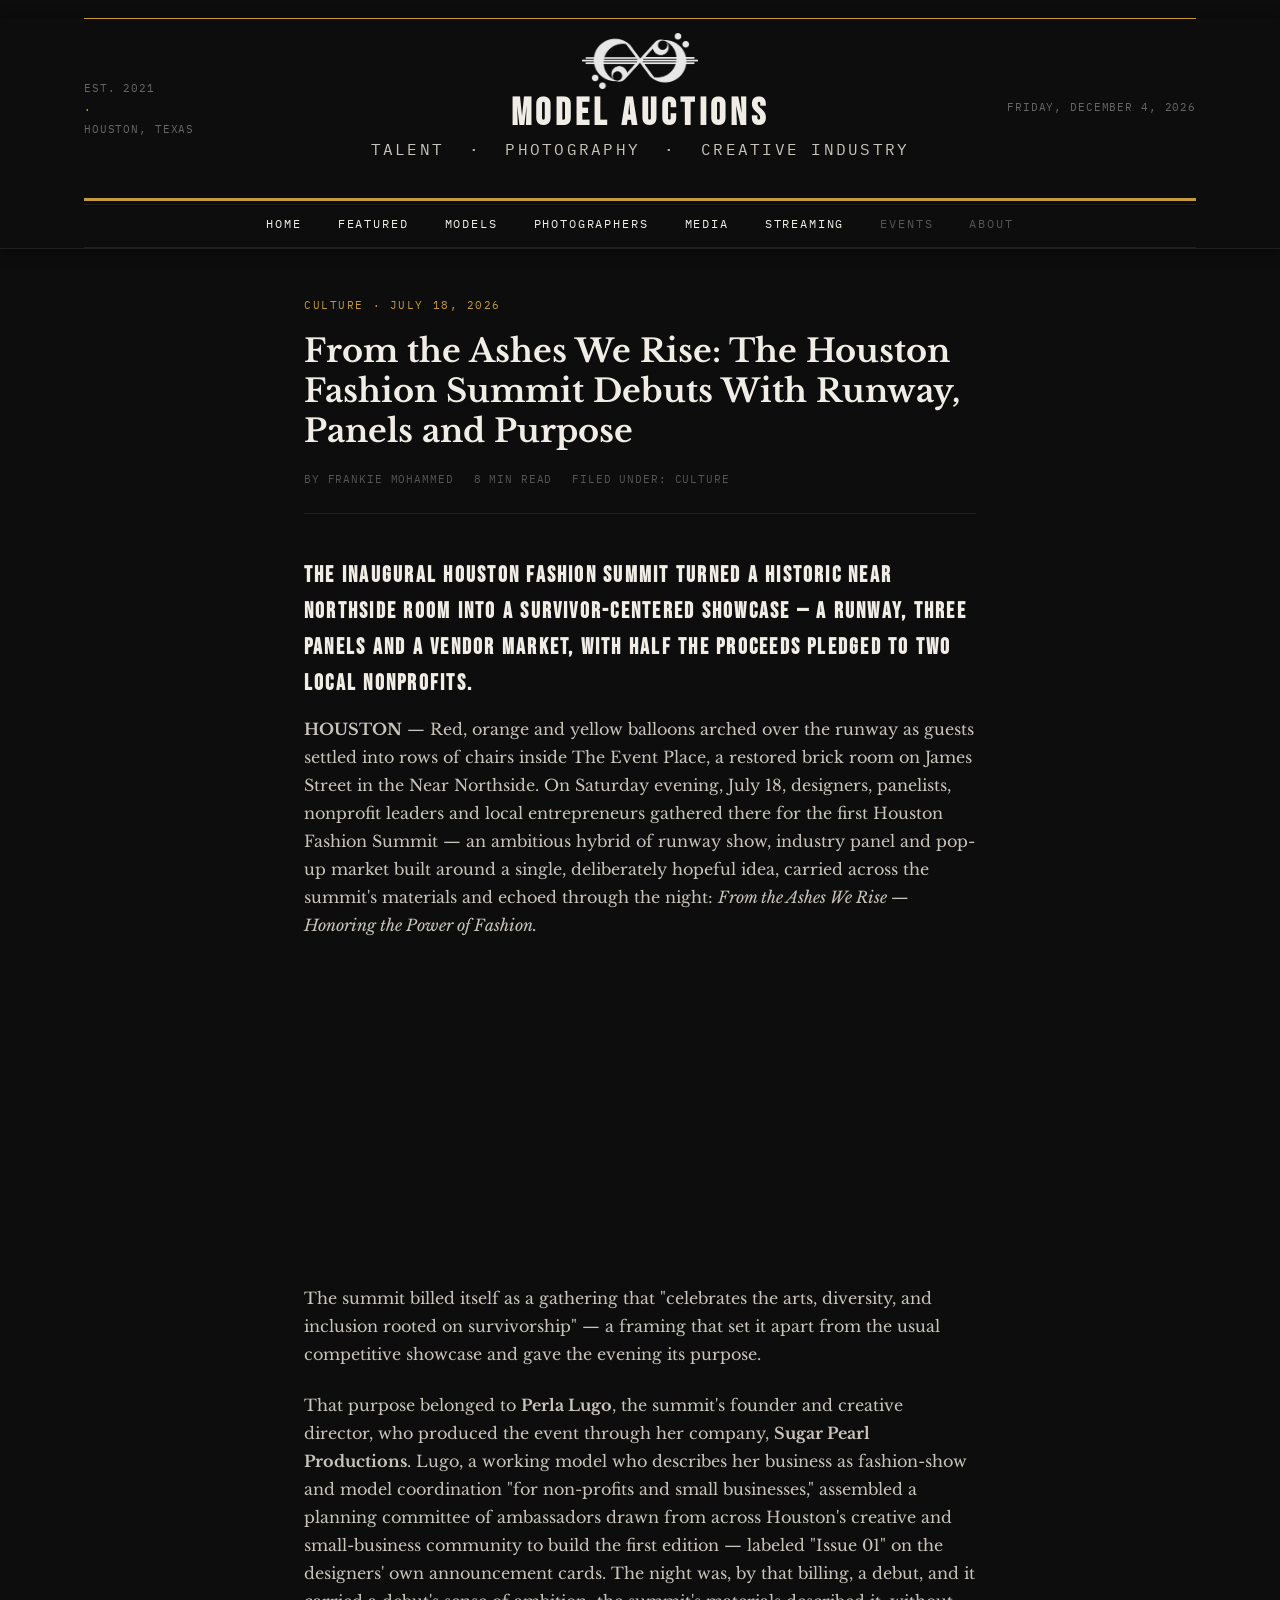
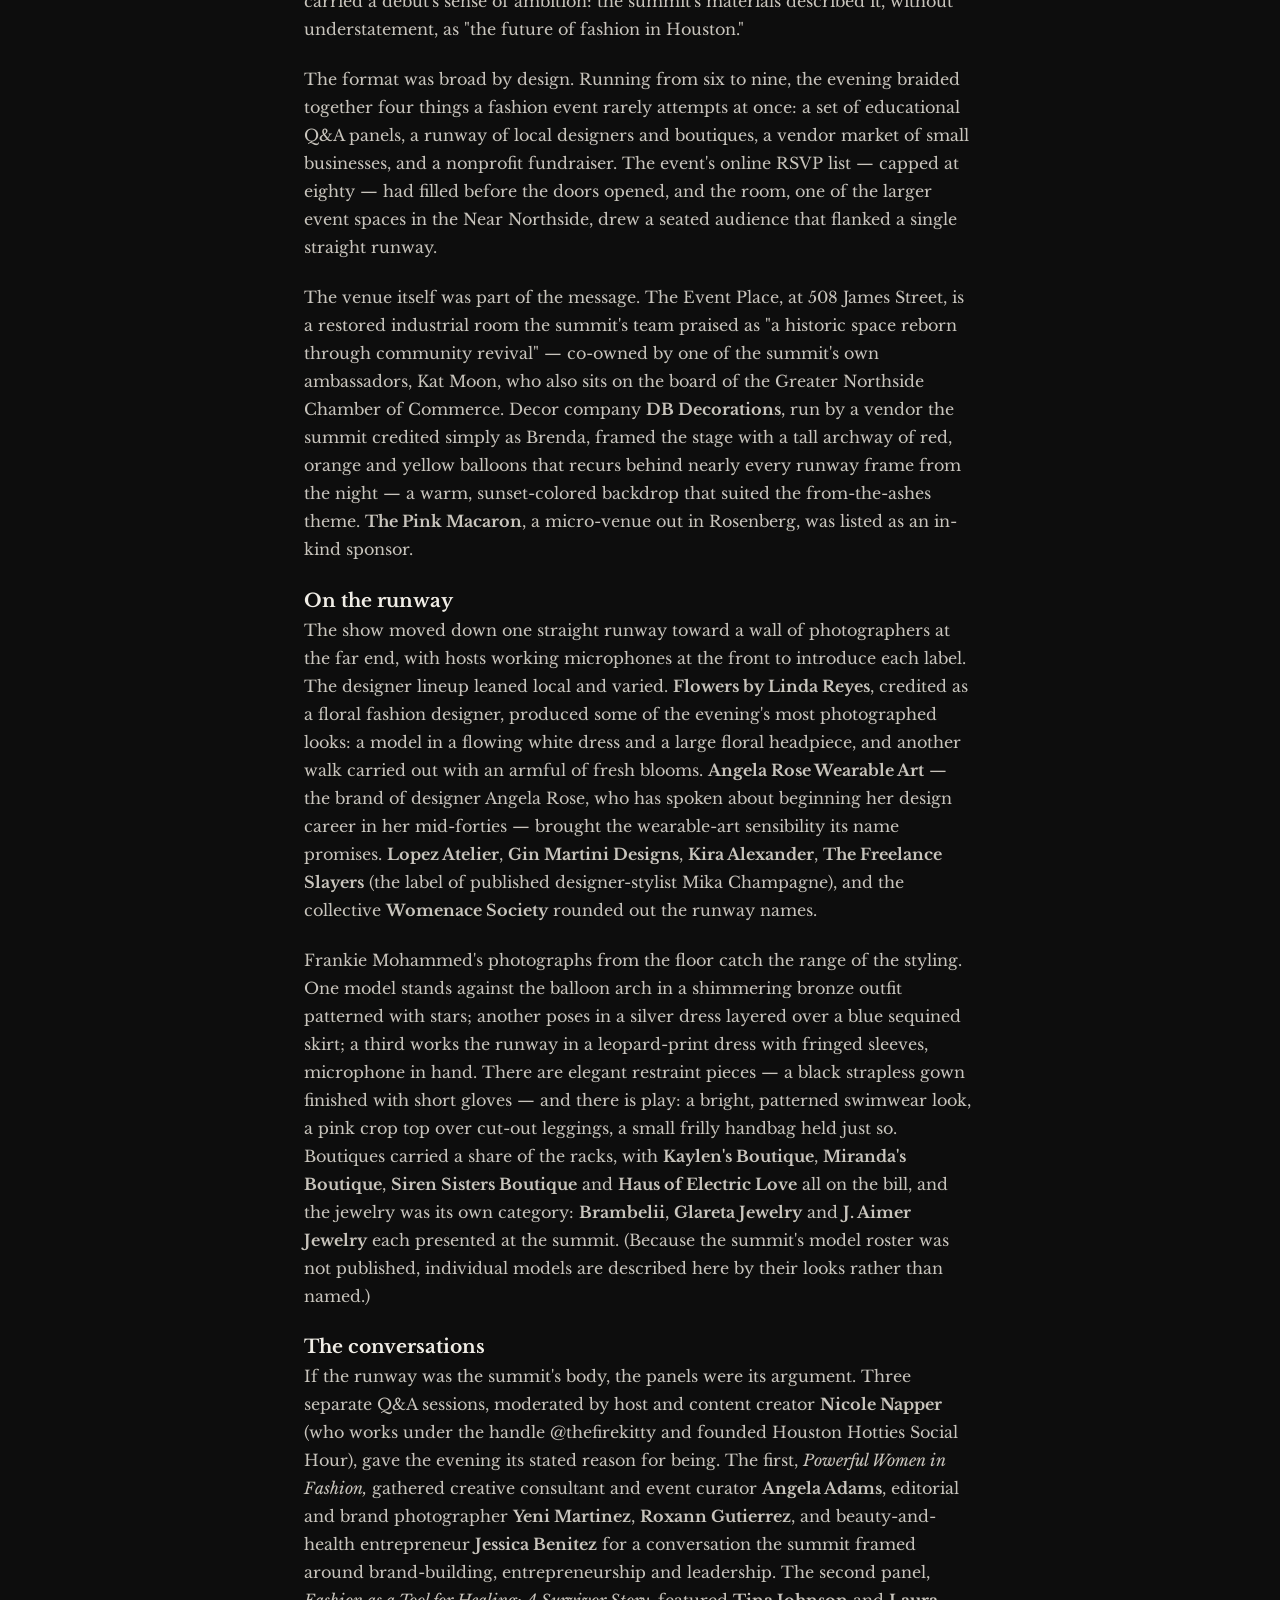
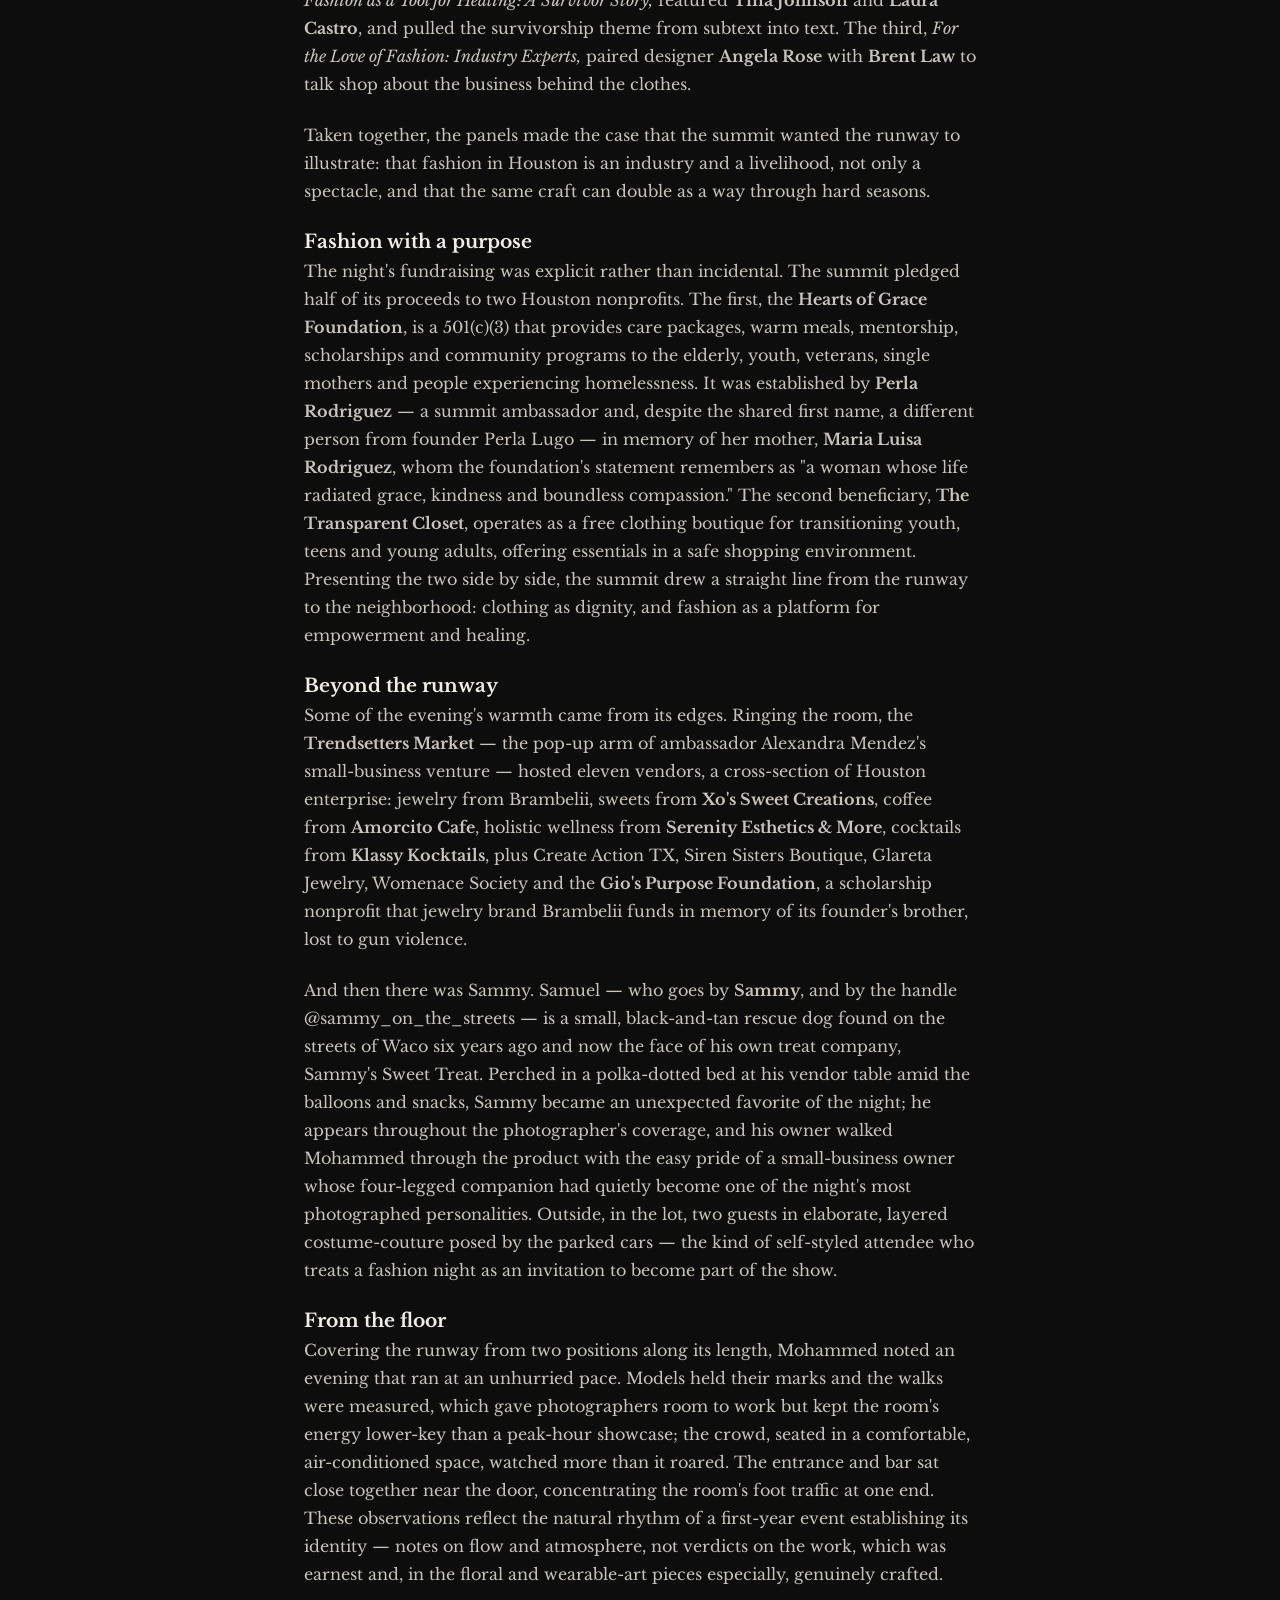
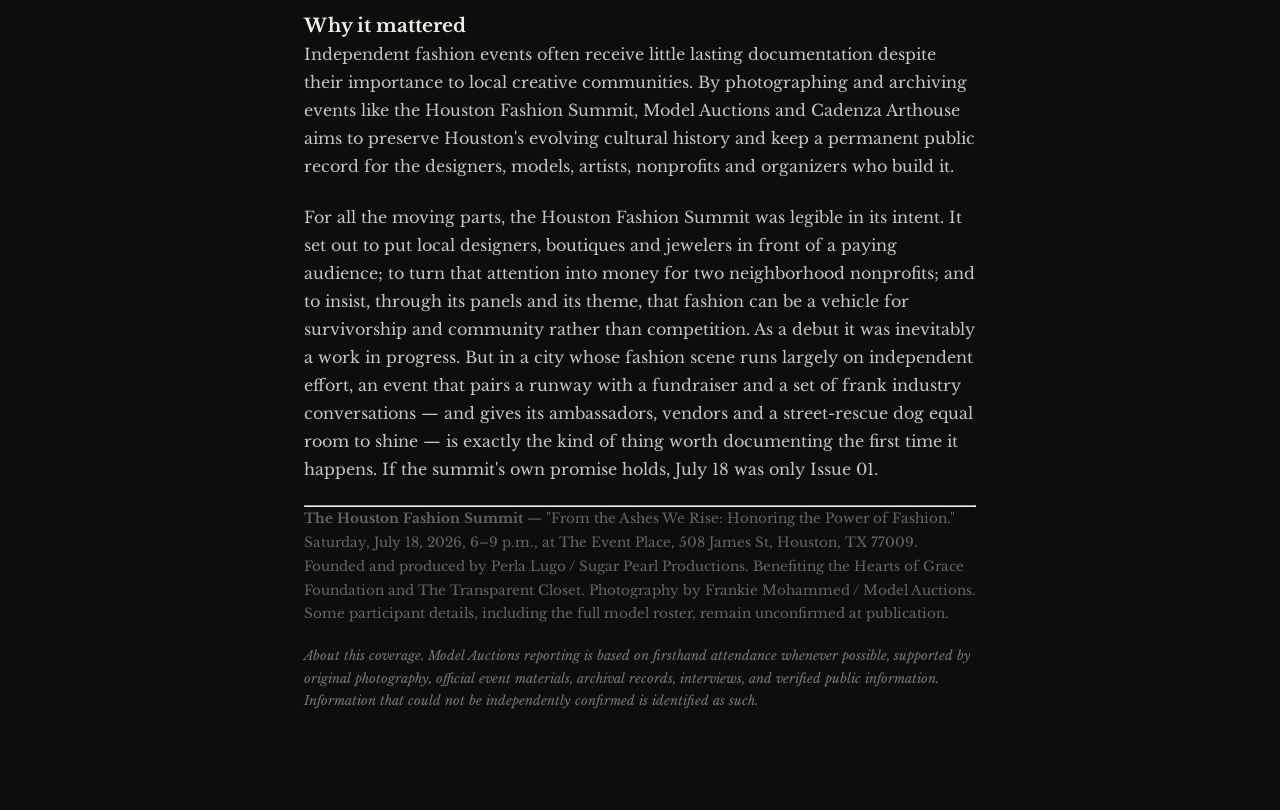
<file: 0011/index.html>
<!DOCTYPE html>
<html lang="en">
<head>
<meta charset="UTF-8">
<meta name="viewport" content="width=device-width, initial-scale=1.0">
<meta name="robots" content="index, follow">

<title>From the Ashes We Rise: The Houston Fashion Summit Debuts With Runway, Panels and Purpose</title>

<meta name="date" content="2026-07-18">
<meta name="description" content="Founder Perla Lugo's inaugural Houston Fashion Summit brought local designers, three industry panels and an eleven-vendor market to The Event Place on July 18, 2026 — a survivor-centered benefit that pledged half its proceeds to the Hearts of Grace Foundation and The Transparent Closet.">
<meta name="article-id" content="0011">

<!-- ── Cadenza Arthouse Archive · game layer (read by /game) ── -->
<meta name="game-record" content="true">
<meta name="game-era" content="2026">
<meta name="game-location" content="near-northside">
<meta name="game-tags" content="houston,fashion,runway,houston-fashion-summit,the-event-place,near-northside,survivorship,nonprofit,vendor-market,2026">
<meta name="game-flavor" content="A program from a survivor-centered summer runway, panel notes and a vendor map folded inside, the words From the Ashes We Rise printed across the top.">
<meta name="game-record-type" content="news">
<meta name="game-region" content="houston">
<meta name="game-world" content="modern">
<meta name="game-record-version" content="1">
<meta name="game-people" content="perla-lugo,perla-rodriguez,nicole-napper,kat-moon,angela-rose,alexandra-mendez,darnald-jr">
<meta name="game-orgs" content="sugar-pearl-productions,hearts-of-grace-foundation,the-transparent-closet,trendsetters-market-htx,brambelii,gios-purpose-foundation,sammys-sweet-treat">
<meta name="game-places" content="the-event-place">
<meta name="game-events" content="houston-fashion-summit">
<meta name="game-concepts" content="houston-fashion,survivorship,body-diversity">
<meta name="game-discovers" content="houston-fashion-summit-2026">
<!-- ── end game layer ── -->

<link rel="canonical" href="https://modelauctions.net/0011/">

<!-- ── Open Graph ── -->
<meta property="og:type" content="article">
<meta property="og:site_name" content="Model Auctions">
<meta property="og:title" content="From the Ashes We Rise: The Houston Fashion Summit Debuts With Runway, Panels and Purpose">
<meta property="og:description" content="Founder Perla Lugo's inaugural Houston Fashion Summit brought local designers, three industry panels and an eleven-vendor market to The Event Place on July 18, 2026 — a survivor-centered benefit for the Hearts of Grace Foundation and The Transparent Closet.">
<meta property="og:url" content="https://modelauctions.net/0011/">
<meta property="og:image" content="https://modelauctions.net/0011/thumb.jpg">
<meta property="og:image:width" content="1200">
<meta property="og:image:height" content="630">
<meta property="article:published_time" content="2026-07-18T12:00:00-05:00">
<meta property="article:author" content="Frankie Mohammed">
<meta property="article:section" content="Culture">

<!-- ── Twitter / X card ── -->
<meta name="twitter:card" content="summary_large_image">
<meta name="twitter:title" content="From the Ashes We Rise: The Houston Fashion Summit Debuts">
<meta name="twitter:description" content="Perla Lugo's inaugural Houston Fashion Summit brought designers, three panels and an eleven-vendor market to The Event Place — half its proceeds pledged to two nonprofits.">
<meta name="twitter:image" content="https://modelauctions.net/0011/thumb.jpg">

<!-- ── Structured data ── -->
<script type="application/ld+json">
{
  "@context": "https://schema.org",
  "@type": "NewsArticle",
  "headline": "From the Ashes We Rise: The Houston Fashion Summit Debuts With Runway, Panels and Purpose",
  "description": "Founder Perla Lugo's inaugural Houston Fashion Summit brought local designers, three industry panels and an eleven-vendor market to The Event Place on July 18, 2026 — a survivor-centered benefit for the Hearts of Grace Foundation and The Transparent Closet.",
  "image": ["https://modelauctions.net/0011/thumb.jpg"],
  "datePublished": "2026-07-18T12:00:00-05:00",
  "author": { "@type": "Person", "name": "Frankie Mohammed" },
  "publisher": {
    "@type": "Organization",
    "name": "Model Auctions",
    "logo": { "@type": "ImageObject", "url": "https://modelauctions.net/assets/logo.png" }
  },
  "mainEntityOfPage": { "@type": "WebPage", "@id": "https://modelauctions.net/0011/" }
}
</script>

<link rel="icon" href="/assets/favicon.ico" type="image/x-icon">
<link rel="icon" href="/assets/favicon-32x32.png" type="image/png" sizes="32x32">
<link rel="icon" href="/assets/favicon-192x192.png" type="image/png" sizes="192x192">
<link rel="apple-touch-icon" href="/assets/apple-touch-icon.png" sizes="180x180">
<link rel="stylesheet" href="../style.css">
<link rel="preconnect" href="https://fonts.googleapis.com">
<link href="https://fonts.googleapis.com/css2?family=Bebas+Neue&family=Libre+Baskerville:ital,wght@0,400;0,700;1,400&family=IBM+Plex+Mono:wght@400;500&display=swap" rel="stylesheet">
</head>

<body class="article-body">

<!-- MASTHEAD (uniform site header) -->
<header class="masthead">
  <div class="masthead-inner">
    <div class="masthead-top-rule"></div>
    <div class="masthead-flag">
      <div class="masthead-flag-left">
        <span class="masthead-est">Est. 2021</span>
        <span class="masthead-dot">·</span>
        <span class="masthead-loc">Houston, Texas</span>
      </div>
      <div class="masthead-flag-center">
        <a href="../index.html" class="masthead-logo-link">
          <img src="../assets/logo.png" alt="Model Auctions" class="masthead-logo">
        </a>
        <div class="masthead-wordmark">
          <h1 class="masthead-title">Model Auctions</h1>
          <p class="masthead-tagline">Talent&nbsp;&nbsp;·&nbsp;&nbsp;Photography&nbsp;&nbsp;·&nbsp;&nbsp;Creative Industry</p>
        </div>
      </div>
      <div class="masthead-flag-right">
        <span id="live-date" class="masthead-date"></span>
        <span id="article-count" class="masthead-count"></span>
      </div>
    </div>
    <div class="masthead-rule-double">
      <div class="rule-thick"></div>
      <div class="rule-thin"></div>
    </div>
    <nav class="masthead-nav">
      <a href="../index.html">Home</a>
      <a href="../all.html">Featured</a>
      <a href="../models/index.html">Models</a>
      <a href="../photographers/index.html">Photographers</a>
        <a href="../media/index.html">Media</a>
        <a href="../media/index.html?view=guide">Streaming</a>
      <a href="#" class="nav-dim">Events</a>
      <a href="#" class="nav-dim">About</a>
    </nav>
    <div class="masthead-bottom-rule"></div>
  </div>
</header>
<script>(function(){var d=document.getElementById('live-date');if(d){d.textContent=new Date().toLocaleDateString('en-US',{weekday:'long',year:'numeric',month:'long',day:'numeric'});}})();</script>

<div class="article-wrap">

<div class="article-kicker">Culture · July 18, 2026</div>

<h1>From the Ashes We Rise: The Houston Fashion Summit Debuts With Runway, Panels and Purpose</h1>

<div class="article-meta">
<span>By Frankie Mohammed</span>
<span>8 min read</span>
<span>Filed under: Culture</span>
</div>

<!-- Auto slideshow — drop photos into /0011/images/ and they'll appear here automatically. -->
<script>
(function() {
const GITHUB_USER = 'fmohod';
const GITHUB_REPO = 'Modelauctions-site';
const id = document.querySelector('meta[name="article-id"]')?.content;
if (!id) return;

fetch(`https://api.github.com/repos/${GITHUB_USER}/${GITHUB_REPO}/contents/${id}/images`)
.then(r => r.ok ? r.json() : null)
.then(files => {
  if (!files) return;

  const imgs = files
    .filter(f => /\.(jpg|jpeg|png|webp|gif)$/i.test(f.name))
    .map(f => f.download_url);

  if (!imgs.length) return;

  const headline = document.querySelector('h1')?.textContent?.trim() || 'Photo';

  const wrap = document.createElement('div');
  wrap.className = 'slideshow-wrap';
  wrap.innerHTML = `
    <div class="slideshow-count">1 / ${imgs.length}</div>
    <button class="slideshow-arrow prev" aria-label="Previous">&#8249;</button>
    <button class="slideshow-arrow next" aria-label="Next">&#8250;</button>
    ${imgs.map((src, i) => `<img src="${src}" class="${i === 0 ? 'active' : ''}" alt="${headline} — photo ${i + 1} of ${imgs.length}" loading="lazy">`).join('')}
    <div class="slideshow-dots">
      ${imgs.map((_, i) => `<span class="${i === 0 ? 'active' : ''}"></span>`).join('')}
    </div>
  `;

  const meta = document.querySelector('.article-meta');
  if (meta) meta.after(wrap);

  const imgEls  = wrap.querySelectorAll('img');
  const dots    = wrap.querySelectorAll('.slideshow-dots span');
  const counter = wrap.querySelector('.slideshow-count');
  let current   = 0;
  let autoTimer;

  function fitHeight(imgEl) {
    if (imgEl.naturalWidth && imgEl.naturalHeight) {
      const ratio = imgEl.naturalHeight / imgEl.naturalWidth;
      const maxH  = window.innerHeight * 0.80;
      const h     = Math.min(wrap.offsetWidth * ratio, maxH);
      wrap.style.height = h + 'px';
    }
  }

  imgEls.forEach(img => {
    if (img.complete) { fitHeight(img); }
    else { img.addEventListener('load', () => fitHeight(img), { once: true }); }
  });
  window.addEventListener('resize', () => fitHeight(imgEls[current]));

  function goTo(n) {
    imgEls[current].classList.remove('active');
    dots[current].classList.remove('active');
    current = (n + imgs.length) % imgs.length;
    imgEls[current].classList.add('active');
    dots[current].classList.add('active');
    counter.textContent = `${current + 1} / ${imgs.length}`;
    fitHeight(imgEls[current]);
  }

  function resetTimer() {
    clearInterval(autoTimer);
    autoTimer = setInterval(() => goTo(current + 1), 10000);
  }

  dots.forEach((dot, i) => dot.addEventListener('click', () => { goTo(i); resetTimer(); }));
  wrap.querySelector('.prev').addEventListener('click', () => { goTo(current - 1); resetTimer(); });
  wrap.querySelector('.next').addEventListener('click', () => { goTo(current + 1); resetTimer(); });

  let touchStartX = null;
  let touchStartY = null;

  wrap.addEventListener('touchstart', e => {
    touchStartX = e.touches[0].clientX;
    touchStartY = e.touches[0].clientY;
  }, { passive: true });

  wrap.addEventListener('touchend', e => {
    if (touchStartX === null) return;
    const dx = e.changedTouches[0].clientX - touchStartX;
    const dy = e.changedTouches[0].clientY - touchStartY;
    if (Math.abs(dx) > Math.abs(dy) && Math.abs(dx) > 40) {
      goTo(dx < 0 ? current + 1 : current - 1);
      resetTimer();
    }
    touchStartX = null;
    touchStartY = null;
  }, { passive: true });

  resetTimer();
})
.catch(() => {});
})();
</script>

<div class="article-body">

<h2>The inaugural Houston Fashion Summit turned a historic Near Northside room into a survivor-centered showcase — a runway, three panels and a vendor market, with half the proceeds pledged to two local nonprofits.</h2>

<p><strong>HOUSTON</strong> — Red, orange and yellow balloons arched over the runway as guests settled into rows of chairs inside The Event Place, a restored brick room on James Street in the Near Northside. On Saturday evening, July 18, designers, panelists, nonprofit leaders and local entrepreneurs gathered there for the first Houston Fashion Summit — an ambitious hybrid of runway show, industry panel and pop-up market built around a single, deliberately hopeful idea, carried across the summit's materials and echoed through the night: <em>From the Ashes We Rise — Honoring the Power of Fashion.</em></p>
<iframe width="560" height="315" src="https://www.youtube.com/embed/gkeUIE-H3Xc?si=9vnzHF2hWB7zHr8g" title="YouTube video player" frameborder="0" allow="accelerometer; autoplay; clipboard-write; encrypted-media; gyroscope; picture-in-picture; web-share" referrerpolicy="strict-origin-when-cross-origin" allowfullscreen></iframe>
<p>The summit billed itself as a gathering that "celebrates the arts, diversity, and inclusion rooted on survivorship" — a framing that set it apart from the usual competitive showcase and gave the evening its purpose.</p>

<p>That purpose belonged to <strong>Perla Lugo</strong>, the summit's founder and creative director, who produced the event through her company, <strong>Sugar Pearl Productions</strong>. Lugo, a working model who describes her business as fashion-show and model coordination "for non-profits and small businesses," assembled a planning committee of ambassadors drawn from across Houston's creative and small-business community to build the first edition — labeled "Issue 01" on the designers' own announcement cards. The night was, by that billing, a debut, and it carried a debut's sense of ambition: the summit's materials described it, without understatement, as "the future of fashion in Houston."</p>

<p>The format was broad by design. Running from six to nine, the evening braided together four things a fashion event rarely attempts at once: a set of educational Q&amp;A panels, a runway of local designers and boutiques, a vendor market of small businesses, and a nonprofit fundraiser. The event's online RSVP list — capped at eighty — had filled before the doors opened, and the room, one of the larger event spaces in the Near Northside, drew a seated audience that flanked a single straight runway.</p>

<p>The venue itself was part of the message. The Event Place, at 508 James Street, is a restored industrial room the summit's team praised as "a historic space reborn through community revival" — co-owned by one of the summit's own ambassadors, Kat Moon, who also sits on the board of the Greater Northside Chamber of Commerce. Decor company <strong>DB Decorations</strong>, run by a vendor the summit credited simply as Brenda, framed the stage with a tall archway of red, orange and yellow balloons that recurs behind nearly every runway frame from the night — a warm, sunset-colored backdrop that suited the from-the-ashes theme. <strong>The Pink Macaron</strong>, a micro-venue out in Rosenberg, was listed as an in-kind sponsor.</p>

<h3>On the runway</h3>

<p>The show moved down one straight runway toward a wall of photographers at the far end, with hosts working microphones at the front to introduce each label. The designer lineup leaned local and varied. <strong>Flowers by Linda Reyes</strong>, credited as a floral fashion designer, produced some of the evening's most photographed looks: a model in a flowing white dress and a large floral headpiece, and another walk carried out with an armful of fresh blooms. <strong>Angela Rose Wearable Art</strong> — the brand of designer Angela Rose, who has spoken about beginning her design career in her mid-forties — brought the wearable-art sensibility its name promises. <strong>Lopez Atelier</strong>, <strong>Gin Martini Designs</strong>, <strong>Kira Alexander</strong>, <strong>The Freelance Slayers</strong> (the label of published designer-stylist Mika Champagne), and the collective <strong>Womenace Society</strong> rounded out the runway names.</p>

<p>Frankie Mohammed's photographs from the floor catch the range of the styling. One model stands against the balloon arch in a shimmering bronze outfit patterned with stars; another poses in a silver dress layered over a blue sequined skirt; a third works the runway in a leopard-print dress with fringed sleeves, microphone in hand. There are elegant restraint pieces — a black strapless gown finished with short gloves — and there is play: a bright, patterned swimwear look, a pink crop top over cut-out leggings, a small frilly handbag held just so. Boutiques carried a share of the racks, with <strong>Kaylen's Boutique</strong>, <strong>Miranda's Boutique</strong>, <strong>Siren Sisters Boutique</strong> and <strong>Haus of Electric Love</strong> all on the bill, and the jewelry was its own category: <strong>Brambelii</strong>, <strong>Glareta Jewelry</strong> and <strong>J. Aimer Jewelry</strong> each presented at the summit. (Because the summit's model roster was not published, individual models are described here by their looks rather than named.)</p>

<h3>The conversations</h3>

<p>If the runway was the summit's body, the panels were its argument. Three separate Q&amp;A sessions, moderated by host and content creator <strong>Nicole Napper</strong> (who works under the handle @thefirekitty and founded Houston Hotties Social Hour), gave the evening its stated reason for being. The first, <em>Powerful Women in Fashion,</em> gathered creative consultant and event curator <strong>Angela Adams</strong>, editorial and brand photographer <strong>Yeni Martinez</strong>, <strong>Roxann Gutierrez</strong>, and beauty-and-health entrepreneur <strong>Jessica Benitez</strong> for a conversation the summit framed around brand-building, entrepreneurship and leadership. The second panel, <em>Fashion as a Tool for Healing: A Survivor Story,</em> featured <strong>Tina Johnson</strong> and <strong>Laura Castro</strong>, and pulled the survivorship theme from subtext into text. The third, <em>For the Love of Fashion: Industry Experts,</em> paired designer <strong>Angela Rose</strong> with <strong>Brent Law</strong> to talk shop about the business behind the clothes.</p>

<p>Taken together, the panels made the case that the summit wanted the runway to illustrate: that fashion in Houston is an industry and a livelihood, not only a spectacle, and that the same craft can double as a way through hard seasons.</p>

<h3>Fashion with a purpose</h3>

<p>The night's fundraising was explicit rather than incidental. The summit pledged half of its proceeds to two Houston nonprofits. The first, the <strong>Hearts of Grace Foundation</strong>, is a 501(c)(3) that provides care packages, warm meals, mentorship, scholarships and community programs to the elderly, youth, veterans, single mothers and people experiencing homelessness. It was established by <strong>Perla Rodriguez</strong> — a summit ambassador and, despite the shared first name, a different person from founder Perla Lugo — in memory of her mother, <strong>Maria Luisa Rodriguez</strong>, whom the foundation's statement remembers as "a woman whose life radiated grace, kindness and boundless compassion." The second beneficiary, <strong>The Transparent Closet</strong>, operates as a free clothing boutique for transitioning youth, teens and young adults, offering essentials in a safe shopping environment. Presenting the two side by side, the summit drew a straight line from the runway to the neighborhood: clothing as dignity, and fashion as a platform for empowerment and healing.</p>

<h3>Beyond the runway</h3>

<p>Some of the evening's warmth came from its edges. Ringing the room, the <strong>Trendsetters Market</strong> — the pop-up arm of ambassador Alexandra Mendez's small-business venture — hosted eleven vendors, a cross-section of Houston enterprise: jewelry from Brambelii, sweets from <strong>Xo's Sweet Creations</strong>, coffee from <strong>Amorcito Cafe</strong>, holistic wellness from <strong>Serenity Esthetics &amp; More</strong>, cocktails from <strong>Klassy Kocktails</strong>, plus Create Action TX, Siren Sisters Boutique, Glareta Jewelry, Womenace Society and the <strong>Gio's Purpose Foundation</strong>, a scholarship nonprofit that jewelry brand Brambelii funds in memory of its founder's brother, lost to gun violence.</p>

<p>And then there was Sammy. Samuel — who goes by <strong>Sammy</strong>, and by the handle @sammy_on_the_streets — is a small, black-and-tan rescue dog found on the streets of Waco six years ago and now the face of his own treat company, Sammy's Sweet Treat. Perched in a polka-dotted bed at his vendor table amid the balloons and snacks, Sammy became an unexpected favorite of the night; he appears throughout the photographer's coverage, and his owner walked Mohammed through the product with the easy pride of a small-business owner whose four-legged companion had quietly become one of the night's most photographed personalities. Outside, in the lot, two guests in elaborate, layered costume-couture posed by the parked cars — the kind of self-styled attendee who treats a fashion night as an invitation to become part of the show.</p>

<h3>From the floor</h3>

<p>Covering the runway from two positions along its length, Mohammed noted an evening that ran at an unhurried pace. Models held their marks and the walks were measured, which gave photographers room to work but kept the room's energy lower-key than a peak-hour showcase; the crowd, seated in a comfortable, air-conditioned space, watched more than it roared. The entrance and bar sat close together near the door, concentrating the room's foot traffic at one end. These observations reflect the natural rhythm of a first-year event establishing its identity — notes on flow and atmosphere, not verdicts on the work, which was earnest and, in the floral and wearable-art pieces especially, genuinely crafted.</p>

<h3>Why it mattered</h3>

<p>Independent fashion events often receive little lasting documentation despite their importance to local creative communities. By photographing and archiving events like the Houston Fashion Summit, Model Auctions and Cadenza Arthouse aims to preserve Houston's evolving cultural history and keep a permanent public record for the designers, models, artists, nonprofits and organizers who build it.</p>

<p>For all the moving parts, the Houston Fashion Summit was legible in its intent. It set out to put local designers, boutiques and jewelers in front of a paying audience; to turn that attention into money for two neighborhood nonprofits; and to insist, through its panels and its theme, that fashion can be a vehicle for survivorship and community rather than competition. As a debut it was inevitably a work in progress. But in a city whose fashion scene runs largely on independent effort, an event that pairs a runway with a fundraiser and a set of frank industry conversations — and gives its ambassadors, vendors and a street-rescue dog equal room to shine — is exactly the kind of thing worth documenting the first time it happens. If the summit's own promise holds, July 18 was only Issue 01.</p>

<hr>

<p style="font-size:0.85rem;color:#666;"><strong>The Houston Fashion Summit</strong> — "From the Ashes We Rise: Honoring the Power of Fashion." Saturday, July 18, 2026, 6–9 p.m., at The Event Place, 508 James St, Houston, TX 77009. Founded and produced by Perla Lugo / Sugar Pearl Productions. Benefiting the Hearts of Grace Foundation and The Transparent Closet. Photography by Frankie Mohammed / Model Auctions. Some participant details, including the full model roster, remain unconfirmed at publication.</p>

<p style="font-size:0.8rem;color:#777;font-style:italic;">About this coverage. Model Auctions reporting is based on firsthand attendance whenever possible, supported by original photography, official event materials, archival records, interviews, and verified public information. Information that could not be independently confirmed is identified as such.</p>

</div>

</div>

</body>
</html>
</file>
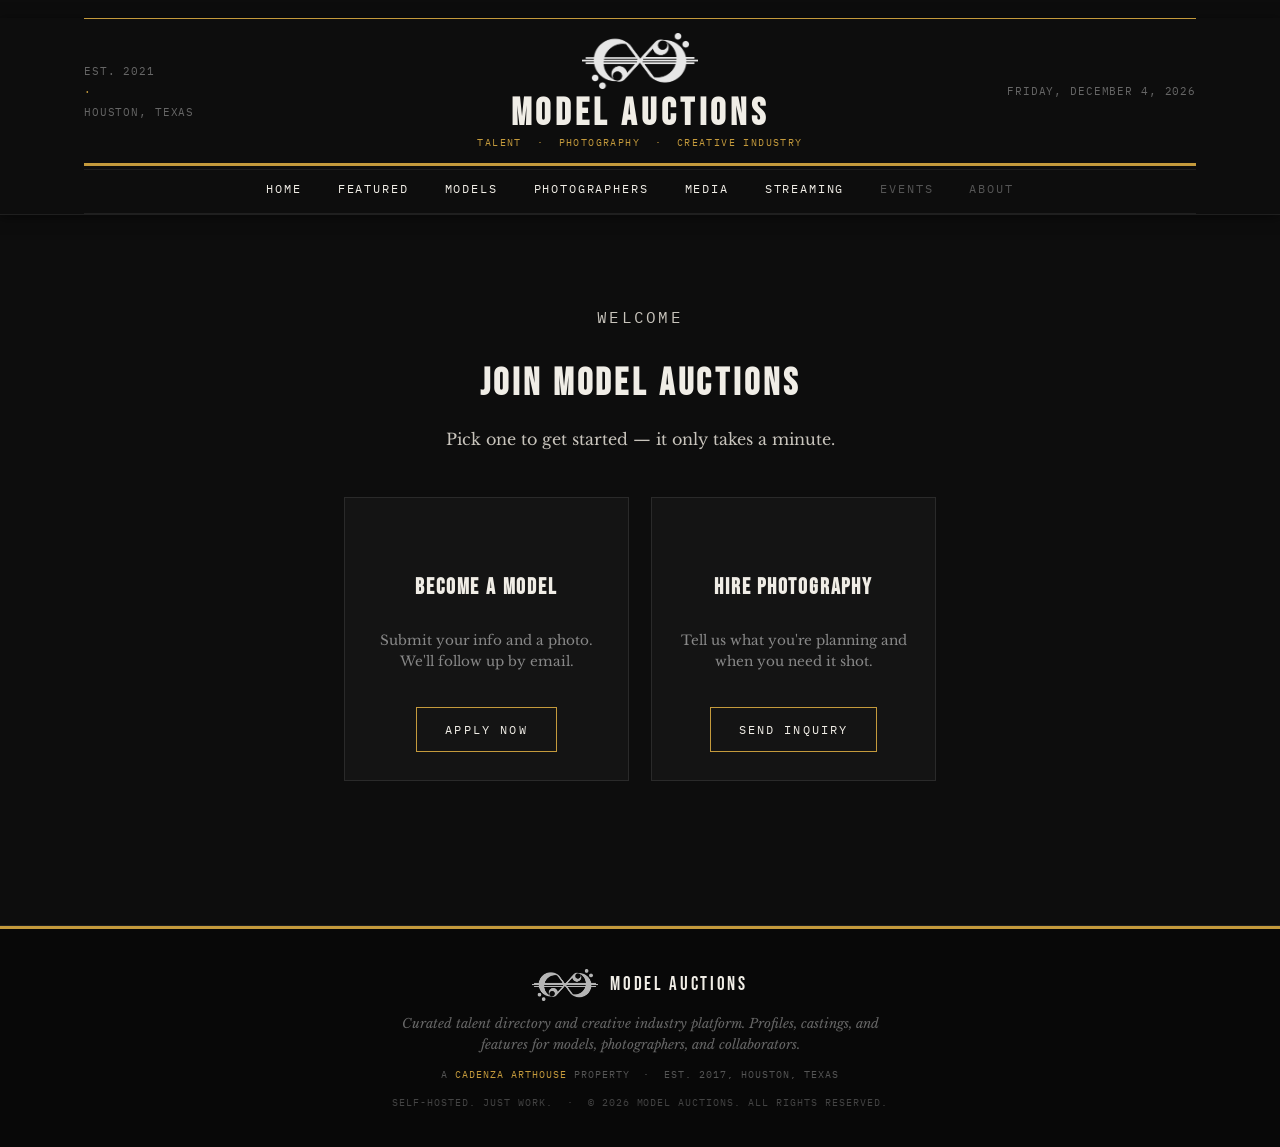
<file: join/index.html>
<!DOCTYPE html>
<html lang="en">
<head>
  <meta charset="UTF-8">
  <meta name="viewport" content="width=device-width, initial-scale=1.0">
  <meta name="description" content="Join the Model Auctions network — apply as a model or book a photographer.">
  <link rel="icon" href="/favicon.ico" type="image/x-icon">
  <title>Join | Model Auctions</title>
  <link rel="canonical" href="https://modelauctions.net/join/">
  <meta property="og:type" content="website">
  <meta property="og:site_name" content="Model Auctions">
  <meta property="og:title" content="Join | Model Auctions">
  <meta property="og:description" content="Join the Model Auctions network — apply as a model or book a photographer.">
  <meta property="og:url" content="https://modelauctions.net/join/">
  <meta property="og:image" content="https://modelauctions.net/assets/logo.png">
  <meta name="twitter:card" content="summary">
  <link rel="stylesheet" href="../style.css">
  <link rel="preconnect" href="https://fonts.googleapis.com">
  <link href="https://fonts.googleapis.com/css2?family=Bebas+Neue&family=Libre+Baskerville:ital,wght@0,400;0,700;1,400&family=IBM+Plex+Mono:wght@400;500&display=swap" rel="stylesheet">
</head>
<body>

  <!-- This is the page the "Scan to Join" QR code at the fashion-show kiosk
       points to (fashion-show/deployment.json → qr.url). Anyone who scans it
       from their own phone lands here instead of using the kiosk's touchscreen. -->

  <header class="masthead">
    <div class="masthead-inner">

      <div class="masthead-top-rule"></div>

      <div class="masthead-flag">
        <div class="masthead-flag-left">
          <span class="masthead-est">Est. 2021</span>
          <span class="masthead-dot">·</span>
          <span class="masthead-loc">Houston, Texas</span>
        </div>
        <div class="masthead-flag-center">
          <a href="../index.html" class="masthead-logo-link">
            <img src="../assets/logo.png" alt="Model Auctions" class="masthead-logo">
          </a>
          <div class="masthead-wordmark">
            <h1 class="masthead-title"><a href="../index.html">Model Auctions</a></h1>
            <p class="masthead-tagline">Talent&nbsp;&nbsp;·&nbsp;&nbsp;Photography&nbsp;&nbsp;·&nbsp;&nbsp;Creative Industry</p>
          </div>
        </div>
        <div class="masthead-flag-right">
          <span id="live-date" class="masthead-date"></span>
        </div>
      </div>

      <div class="masthead-rule-double">
        <div class="rule-thick"></div>
        <div class="rule-thin"></div>
      </div>

      <nav class="masthead-nav">
        <a href="../index.html">Home</a>
        <a href="../all.html">Featured</a>
        <a href="../models/index.html">Models</a>
        <a href="../photographers/index.html">Photographers</a>
        <a href="../media/index.html">Media</a>
        <a href="../media/index.html?view=guide">Streaming</a>
        <a href="#" class="nav-dim">Events</a>
        <a href="#" class="nav-dim">About</a>
      </nav>

      <div class="masthead-bottom-rule"></div>

    </div>
  </header>

  <main class="article-body">
    <div class="form-wrap">
      <div class="join-hero">
        <p class="article-kicker">Welcome</p>
        <h1>Join Model Auctions</h1>
        <p class="form-intro">Pick one to get started — it only takes a minute.</p>
      </div>

      <div class="join-cards">
        <div class="join-card">
          <h2>Become a Model</h2>
          <p>Submit your info and a photo. We'll follow up by email.</p>
          <a href="../models/index.html" class="cta-button">Apply Now</a>
        </div>
        <div class="join-card">
          <h2>Hire Photography</h2>
          <p>Tell us what you're planning and when you need it shot.</p>
          <a href="../photographers/index.html" class="cta-button">Send Inquiry</a>
        </div>
      </div>
    </div>
  </main>

  <footer class="site-footer">
    <div class="footer-rule"></div>
    <div class="footer-inner">
      <div class="footer-brand">
        <img src="../assets/logo.png" alt="Model Auctions" class="footer-logo">
        <span class="footer-wordmark">Model Auctions</span>
      </div>
      <p class="footer-mission">Curated talent directory and creative industry platform. Profiles, castings, and features for models, photographers, and collaborators.</p>
      <p class="footer-parent">A <a href="https://cadenzaarthouse.com" target="_blank">Cadenza Arthouse</a> property&nbsp;&nbsp;·&nbsp;&nbsp;Est. 2017, Houston, Texas</p>
      <p class="footer-legal">Self-hosted. Just work.&nbsp;&nbsp;·&nbsp;&nbsp;© 2026 Model Auctions. All Rights Reserved.</p>
    </div>
  </footer>

  <script>
    document.getElementById('live-date').textContent =
      new Date().toLocaleDateString('en-US', { weekday:'long', year:'numeric', month:'long', day:'numeric' });
  </script>

</body>
</html>
</file>
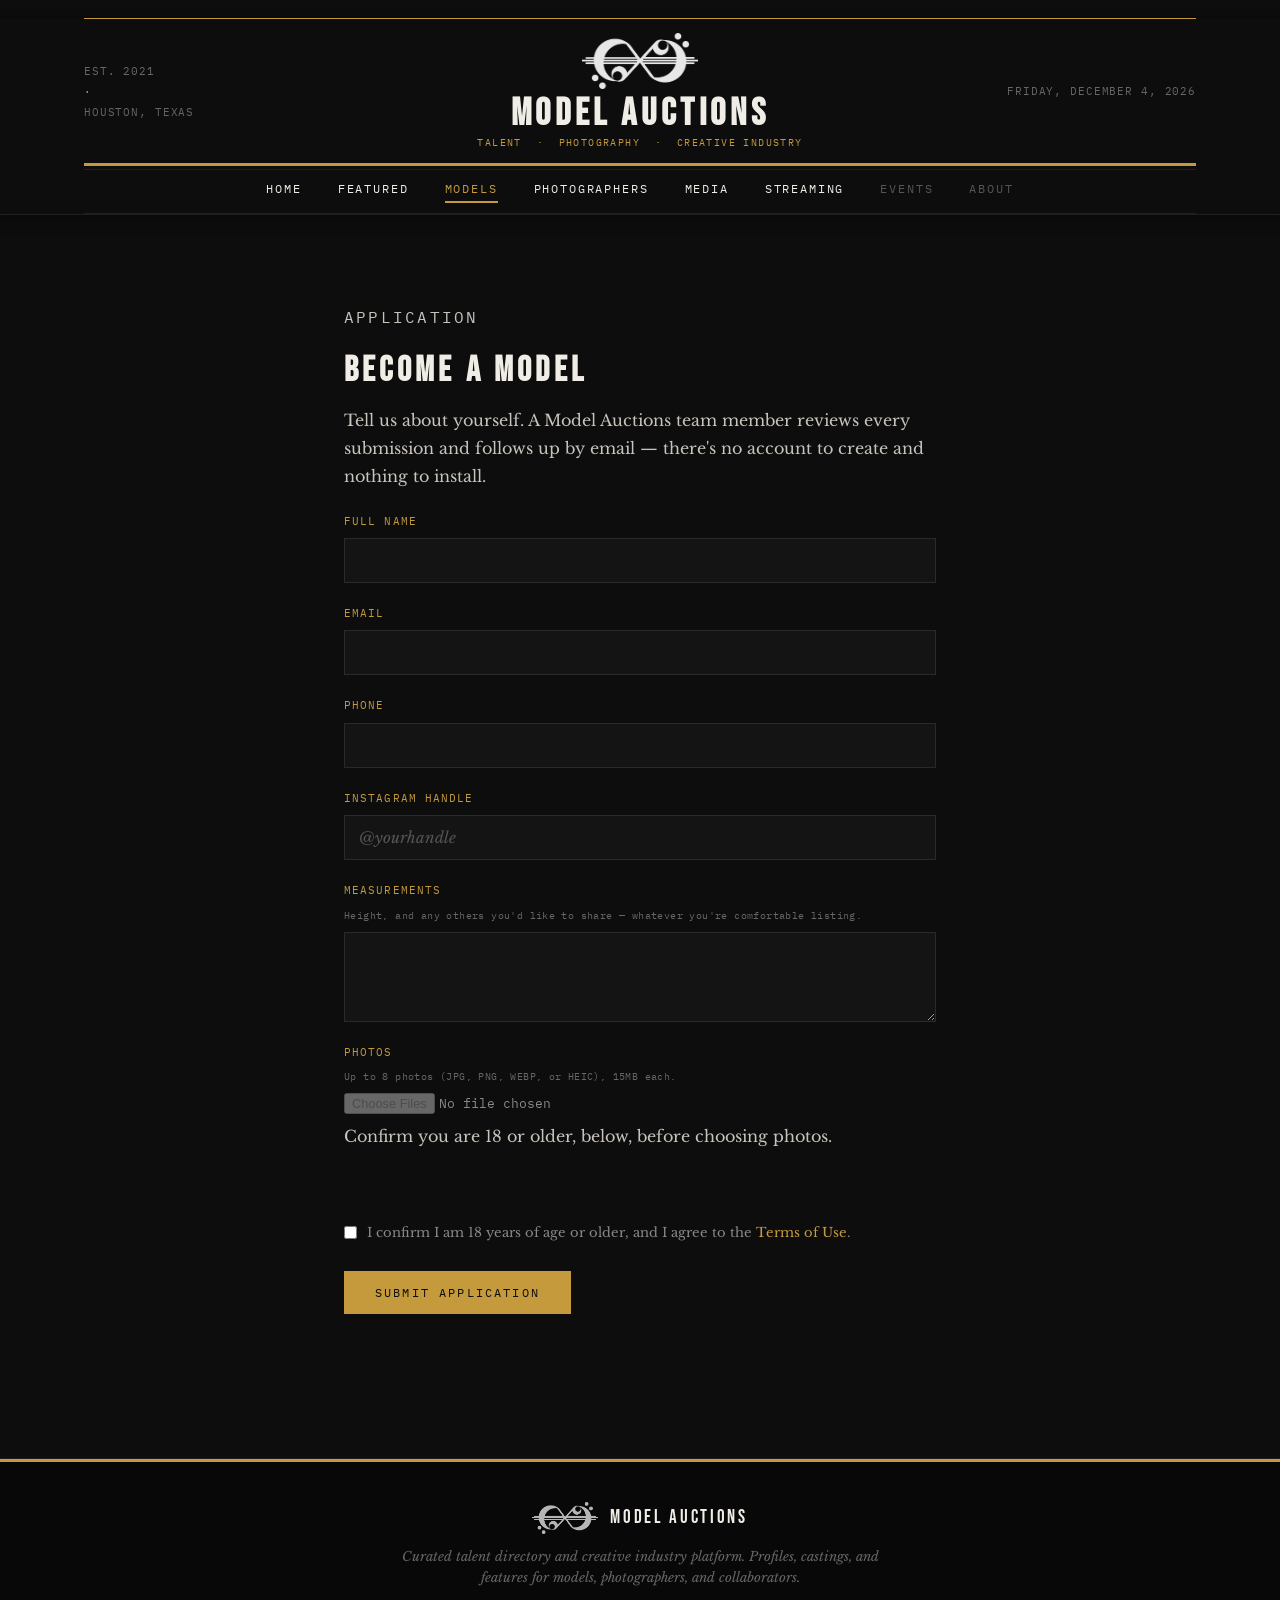
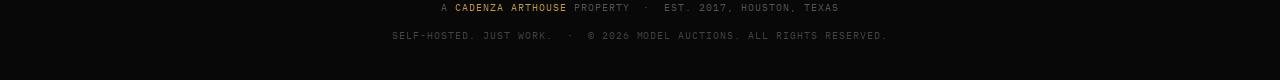
<file: models/index.html>
<!DOCTYPE html>
<html lang="en">
<head>
  <meta charset="UTF-8">
  <meta name="viewport" content="width=device-width, initial-scale=1.0">
  <meta name="description" content="Apply to become a model with Model Auctions — Houston's curated talent and photography network.">
  <link rel="icon" href="/favicon.ico" type="image/x-icon">
  <title>Become a Model | Model Auctions</title>
  <link rel="canonical" href="https://modelauctions.net/models/">
  <meta property="og:type" content="website">
  <meta property="og:site_name" content="Model Auctions">
  <meta property="og:title" content="Become a Model | Model Auctions">
  <meta property="og:description" content="Apply to become a model with Model Auctions — Houston's curated talent and photography network.">
  <meta property="og:url" content="https://modelauctions.net/models/">
  <meta property="og:image" content="https://modelauctions.net/assets/logo.png">
  <meta name="twitter:card" content="summary">
  <link rel="stylesheet" href="../style.css">
  <link rel="preconnect" href="https://fonts.googleapis.com">
  <link href="https://fonts.googleapis.com/css2?family=Bebas+Neue&family=Libre+Baskerville:ital,wght@0,400;0,700;1,400&family=IBM+Plex+Mono:wght@400;500&display=swap" rel="stylesheet">
  <script src="https://challenges.cloudflare.com/turnstile/v0/api.js" async defer></script>
</head>
<body>

  <!-- ═══════════════════════════════════════════════════════
       MASTHEAD
  ═══════════════════════════════════════════════════════ -->
  <header class="masthead">
    <div class="masthead-inner">

      <div class="masthead-top-rule"></div>

      <div class="masthead-flag">
        <div class="masthead-flag-left">
          <span class="masthead-est">Est. 2021</span>
          <span class="masthead-dot">·</span>
          <span class="masthead-loc">Houston, Texas</span>
        </div>
        <div class="masthead-flag-center">
          <a href="../index.html" class="masthead-logo-link">
            <img src="../assets/logo.png" alt="Model Auctions" class="masthead-logo">
          </a>
          <div class="masthead-wordmark">
            <h1 class="masthead-title"><a href="../index.html">Model Auctions</a></h1>
            <p class="masthead-tagline">Talent&nbsp;&nbsp;·&nbsp;&nbsp;Photography&nbsp;&nbsp;·&nbsp;&nbsp;Creative Industry</p>
          </div>
        </div>
        <div class="masthead-flag-right">
          <span id="live-date" class="masthead-date"></span>
        </div>
      </div>

      <div class="masthead-rule-double">
        <div class="rule-thick"></div>
        <div class="rule-thin"></div>
      </div>

      <nav class="masthead-nav">
        <a href="../index.html">Home</a>
        <a href="../all.html">Featured</a>
        <a href="../models/index.html" class="active">Models</a>
        <a href="../photographers/index.html">Photographers</a>
        <a href="../media/index.html">Media</a>
        <a href="../media/index.html?view=guide">Streaming</a>
        <a href="#" class="nav-dim">Events</a>
        <a href="#" class="nav-dim">About</a>
      </nav>

      <div class="masthead-bottom-rule"></div>

    </div>
  </header>

  <!-- ═══════════════════════════════════════════════════════
       APPLICATION FORM
  ═══════════════════════════════════════════════════════ -->
  <main class="article-body">
    <div class="form-wrap">
      <p class="article-kicker">Application</p>
      <h1 class="masthead-title" style="text-align:left; font-size: 2.2rem; margin-bottom: 18px;">Become a Model</h1>
      <p class="form-intro">
        Tell us about yourself. A Model Auctions team member reviews every submission and follows up by email —
        there's no account to create and nothing to install.
      </p>

      <!--
        Two systems working together, on submit:
          1. Photos go to Cloudflare R2 via the shared cadenza-upload Worker
             (see /upload-worker.js in the site's dev notes) — Turnstile-gated,
             stored under applications/models/SUB-.../, never in this repo.
          2. Structured fields (name/email/phone/etc.) still go to Web3Forms —
             access key created 2026-07-06 specifically for Model Auctions,
             routed to info@modelauctions.net. Same key is reused by
             /photographers/index.html and (once built) the CAIN kiosk's native
             Form module. The email now also carries the R2 submission ID so
             a photo set and its application always cross-reference cleanly.
        JS below runs both steps in sequence, then redirects to /thank-you/.
      -->
      <form id="ma-form" action="https://api.web3forms.com/submit" method="POST">
        <input type="hidden" name="access_key" value="dd5e7f84-83b0-49be-842e-94320ef6046b">
        <input type="hidden" name="subject" value="New Model Auctions application — Become a Model">
        <input type="hidden" name="from_name" value="Model Auctions Website">
        <input type="checkbox" name="botcheck" style="display:none;" tabindex="-1" autocomplete="off">

        <!-- Which R2 upload-worker prefix this submission uses. -->
        <input type="hidden" name="type" value="model">
        <!-- Populated by JS with any ?event=, ?card=, ?campaign=, ?ui= the visitor arrived with. -->
        <input type="hidden" name="_context" id="ma-context" value="{}">
        <!-- Filled in with the R2 submission ID after the photo upload succeeds. -->
        <input type="hidden" name="submission_id" id="ma-submission-id" value="">

        <div class="form-fieldset">
          <div class="form-field">
            <label for="name">Full Name</label>
            <input type="text" id="name" name="name" required autocomplete="name">
          </div>

          <div class="form-field">
            <label for="email">Email</label>
            <input type="email" id="email" name="email" required autocomplete="email">
          </div>

          <div class="form-field">
            <label for="phone">Phone</label>
            <input type="tel" id="phone" name="phone" required autocomplete="tel">
          </div>

          <div class="form-field">
            <label for="instagram">Instagram Handle</label>
            <input type="text" id="instagram" name="instagram" placeholder="@yourhandle">
          </div>

          <div class="form-field">
            <label for="measurements">Measurements</label>
            <span class="field-hint">Height, and any others you'd like to share — whatever you're comfortable listing.</span>
            <textarea id="measurements" name="measurements"></textarea>
          </div>

          <div class="form-field">
            <label for="photos">Photos</label>
            <span class="field-hint">Up to 8 photos (JPG, PNG, WEBP, or HEIC), 15MB each.</span>
            <!-- DISABLED until the 18+ box is ticked. See the consent block below. -->
            <input type="file" id="photos" name="photos" accept="image/jpeg,image/png,image/webp,image/heic,image/heif" multiple required disabled>
            <p class="form-hint" id="photos-locked">Confirm you are 18 or older, below, before choosing photos.</p>
          </div>

          <div class="form-field">
            <div class="cf-turnstile" data-sitekey="0x4AAAAAADyH2lWTrqxEz6dz" data-theme="dark"></div>
          </div>
        </div>

        <!-- OWNER RULING 2026-08-31 (Attention Desk, modelauctions-minor-consent):
             "no minor better submit photos ... if that box is not checked I don't
             want them to even be able to submit the photo ... And no parents
             submitting pictures of their kids because I just don't have the
             capacity or anything to deal with kids and model auctions right now."

             So the guardian branch is GONE -- it used to read "or that a
             parent/guardian is submitting this application on my behalf", which
             meant the pipeline could legitimately receive a child's photographs
             and measurements with nothing recording that fact. 18+ only, and the
             box GATES THE UPLOAD rather than merely sitting beside it. -->
        <label class="form-consent">
          <input type="checkbox" name="age_consent" id="age_consent" required>
          <span>
            I confirm I am 18 years of age or older, and I agree to the
            <a href="../legal/terms/index.html">Terms of Use</a>.
          </span>
        </label>

        <button type="submit" class="form-submit">Submit Application</button>
        <div class="form-status" id="ma-status" role="status"></div>
      </form>
    </div>
  </main>

  <!-- ═══════════════════════════════════════════════════════
       FOOTER
  ═══════════════════════════════════════════════════════ -->
  <footer class="site-footer">
    <div class="footer-rule"></div>
    <div class="footer-inner">
      <div class="footer-brand">
        <img src="../assets/logo.png" alt="Model Auctions" class="footer-logo">
        <span class="footer-wordmark">Model Auctions</span>
      </div>
      <p class="footer-mission">Curated talent directory and creative industry platform. Profiles, castings, and features for models, photographers, and collaborators.</p>
      <p class="footer-parent">A <a href="https://cadenzaarthouse.com" target="_blank">Cadenza Arthouse</a> property&nbsp;&nbsp;·&nbsp;&nbsp;Est. 2017, Houston, Texas</p>
      <p class="footer-legal">Self-hosted. Just work.&nbsp;&nbsp;·&nbsp;&nbsp;© 2026 Model Auctions. All Rights Reserved.</p>
    </div>
  </footer>

  <script>
    document.getElementById('live-date').textContent =
      new Date().toLocaleDateString('en-US', { weekday:'long', year:'numeric', month:'long', day:'numeric' });
  </script>

  <!-- ═══════════════════════════════════════════════════════
       SUBMISSION: R2 upload → Web3Forms email → redirect
       Update WORKER_URL once the upload-worker is deployed
       (see R2_SETUP_GUIDE.md). Turnstile site key lives on the
       .cf-turnstile div above.
  ═══════════════════════════════════════════════════════ -->
  <script>
  (function () {
    const WORKER_URL = "https://cadenza-upload.fmohod.workers.dev";

    const form           = document.getElementById('ma-form');
    const status         = document.getElementById('ma-status');
    const contextField   = document.getElementById('ma-context');
    const submissionField = document.getElementById('ma-submission-id');
    if (!form) return;

    // Capture every query-string param the visitor arrived with (?event=,
    // ?card=, ?campaign=, ?ui=, or anything future QR codes add) so it rides
    // along in both the R2 info.json and the Web3Forms email.
    try {
      const params = new URLSearchParams(window.location.search);
      const context = {};
      for (const [key, value] of params.entries()) context[key] = value;
      context.referrer = document.referrer || null;
      contextField.value = JSON.stringify(context);
    } catch (err) {
      contextField.value = "{}";
    }

    function setStatus(message, kind) {
      status.textContent = message;
      status.className = 'form-status' + (kind ? ' form-status-' + kind : '');
    }

    // ---- The age gate actually gates ----------------------------------
    //
    // `required` alone only stops a SUBMIT. The file picker was live from page
    // load, so a minor could still choose and stage photographs before the
    // form ever refused them -- and the ruling is that they should not be able
    // to select them at all. So the checkbox enables the picker, and unticking
    // it CLEARS anything already chosen rather than leaving a staged selection
    // behind a disabled control.
    const ageBox = form.elements.age_consent;
    const photosField = form.elements.photos;
    const photosLocked = document.getElementById('photos-locked');
    if (ageBox && photosField) {
      const syncAgeGate = function () {
        const ok = !!ageBox.checked;
        photosField.disabled = !ok;
        if (!ok) photosField.value = '';
        if (photosLocked) photosLocked.style.display = ok ? 'none' : '';
      };
      ageBox.addEventListener('change', syncAgeGate);
      syncAgeGate();
    }

    form.addEventListener('submit', async function (e) {
      e.preventDefault();

      // Bots that fill every field trip this before anything else runs.
      if (form.elements.botcheck && form.elements.botcheck.checked) return;

      // Checked again here, not just on the control. A disabled input is a UI
      // state and anyone with devtools can undo it; this is the one line that
      // makes the rule hold rather than merely display.
      if (!ageBox || !ageBox.checked) {
        setStatus('You must confirm you are 18 or older before submitting.', 'error');
        return;
      }

      const button = form.querySelector('.form-submit');
      const originalLabel = button.textContent;
      button.disabled = true;
      button.textContent = 'Uploading photos…';
      setStatus('', '');

      try {
        // ---- Step 1: photos + contact fields → R2 via the upload Worker ----
        const uploadData = new FormData();
        uploadData.append('type', form.elements.type.value);
        uploadData.append('name', form.elements.name.value);
        uploadData.append('email', form.elements.email.value);
        uploadData.append('social', form.elements.instagram.value);
        uploadData.append('notes', form.elements.measurements.value);
        uploadData.append('_context', contextField.value);
        if (form.elements.botcheck) uploadData.append('botcheck', form.elements.botcheck.checked ? 'on' : '');
        const turnstileResponse = form.querySelector('[name="cf-turnstile-response"]');
        uploadData.append('cf-turnstile-response', turnstileResponse ? turnstileResponse.value : '');
        for (const file of form.elements.photos.files) uploadData.append('photos', file);

        const uploadRes = await fetch(WORKER_URL, { method: 'POST', body: uploadData });
        const uploadResult = await uploadRes.json().catch(() => ({}));

        if (!uploadRes.ok || !uploadResult.ok) {
          throw new Error(uploadResult.error || 'Could not upload your photos. Please try again.');
        }

        submissionField.value = uploadResult.id;

        // ---- Step 2: structured fields → Web3Forms (email to the team) ----
        button.textContent = 'Sending application…';
        const emailData = new FormData(form);
        emailData.delete('photos'); // Web3Forms' free plan doesn't take attachments — R2 already has them.
        // Turnstile injects this hidden field into the form automatically.
        // It's already verified server-side by the upload Worker — Web3Forms
        // seeing it triggers their own (paid) Turnstile integration and
        // rejects the submission. Strip it before it ever leaves the browser.
        emailData.delete('cf-turnstile-response');

        const emailRes = await fetch(form.action, {
          method: 'POST',
          headers: { Accept: 'application/json' },
          body: emailData,
        });
        const emailResult = await emailRes.json().catch(() => ({}));

        if (!emailRes.ok || emailResult.success === false) {
          // TEMP DIAGNOSTIC: surface Web3Forms' actual response instead of a
          // generic message, so we can see exactly why it rejected the
          // request (bad/expired key, domain restriction, quota, etc.).
          // Safe to leave in — it only fires when this step fails, and it
          // exposes no secrets a browser dev-tools user couldn't already see.
          const detail = emailResult.message || `HTTP ${emailRes.status}`;
          throw new Error('Photos were received, but the notification email failed: ' + detail);
        }

        window.location.href = '../thank-you/index.html?ref=' + encodeURIComponent(uploadResult.id);
      } catch (err) {
        setStatus(err.message || 'Something went wrong. Please try again.', 'error');
        button.disabled = false;
        button.textContent = originalLabel;
        if (window.turnstile) window.turnstile.reset();
      }
    });
  })();
  </script>

</body>
</html>
</file>
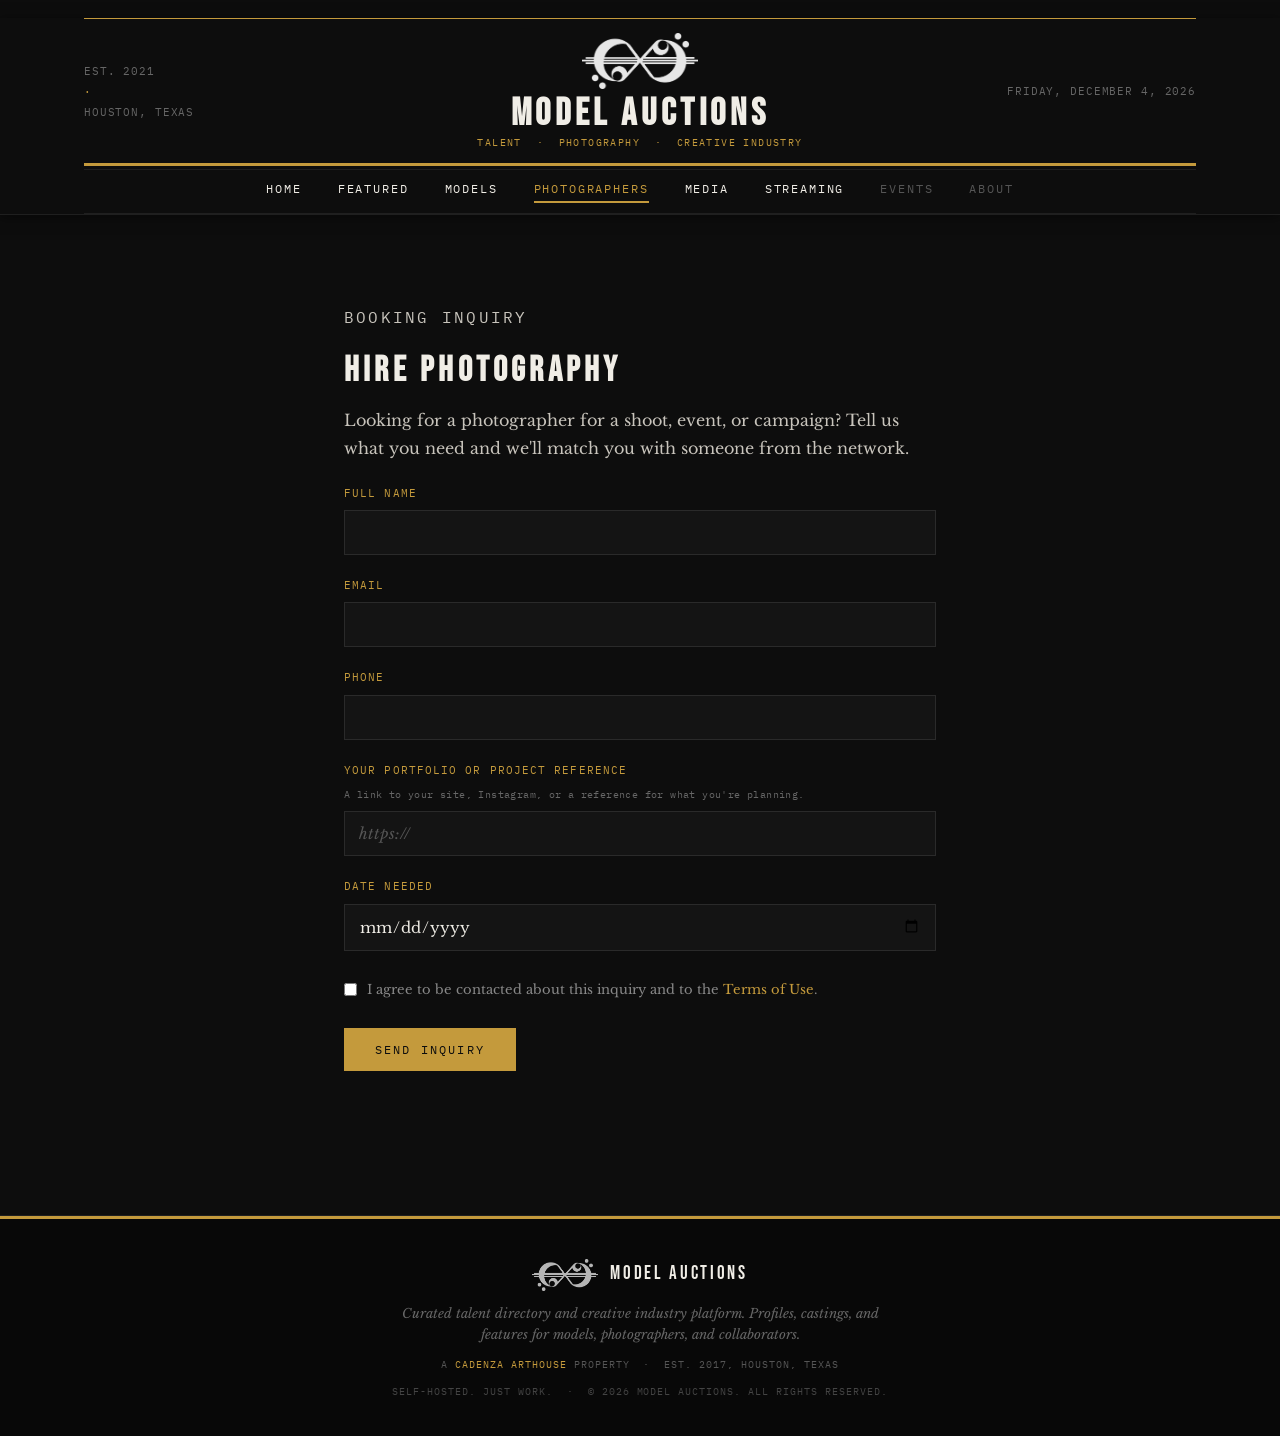
<file: photographers/index.html>
<!DOCTYPE html>
<html lang="en">
<head>
  <meta charset="UTF-8">
  <meta name="viewport" content="width=device-width, initial-scale=1.0">
  <meta name="description" content="Hire a photographer through Model Auctions — Houston's curated talent and photography network.">
  <link rel="icon" href="/favicon.ico" type="image/x-icon">
  <title>Hire Photography | Model Auctions</title>
  <link rel="canonical" href="https://modelauctions.net/photographers/">
  <meta property="og:type" content="website">
  <meta property="og:site_name" content="Model Auctions">
  <meta property="og:title" content="Hire Photography | Model Auctions">
  <meta property="og:description" content="Hire a photographer through Model Auctions — Houston's curated talent and photography network.">
  <meta property="og:url" content="https://modelauctions.net/photographers/">
  <meta property="og:image" content="https://modelauctions.net/assets/logo.png">
  <meta name="twitter:card" content="summary">
  <link rel="stylesheet" href="../style.css">
  <link rel="preconnect" href="https://fonts.googleapis.com">
  <link href="https://fonts.googleapis.com/css2?family=Bebas+Neue&family=Libre+Baskerville:ital,wght@0,400;0,700;1,400&family=IBM+Plex+Mono:wght@400;500&display=swap" rel="stylesheet">
</head>
<body>

  <!-- ═══════════════════════════════════════════════════════
       MASTHEAD
  ═══════════════════════════════════════════════════════ -->
  <header class="masthead">
    <div class="masthead-inner">

      <div class="masthead-top-rule"></div>

      <div class="masthead-flag">
        <div class="masthead-flag-left">
          <span class="masthead-est">Est. 2021</span>
          <span class="masthead-dot">·</span>
          <span class="masthead-loc">Houston, Texas</span>
        </div>
        <div class="masthead-flag-center">
          <a href="../index.html" class="masthead-logo-link">
            <img src="../assets/logo.png" alt="Model Auctions" class="masthead-logo">
          </a>
          <div class="masthead-wordmark">
            <h1 class="masthead-title"><a href="../index.html">Model Auctions</a></h1>
            <p class="masthead-tagline">Talent&nbsp;&nbsp;·&nbsp;&nbsp;Photography&nbsp;&nbsp;·&nbsp;&nbsp;Creative Industry</p>
          </div>
        </div>
        <div class="masthead-flag-right">
          <span id="live-date" class="masthead-date"></span>
        </div>
      </div>

      <div class="masthead-rule-double">
        <div class="rule-thick"></div>
        <div class="rule-thin"></div>
      </div>

      <nav class="masthead-nav">
        <a href="../index.html">Home</a>
        <a href="../all.html">Featured</a>
        <a href="../models/index.html">Models</a>
        <a href="../photographers/index.html" class="active">Photographers</a>
        <a href="../media/index.html">Media</a>
        <a href="../media/index.html?view=guide">Streaming</a>
        <a href="#" class="nav-dim">Events</a>
        <a href="#" class="nav-dim">About</a>
      </nav>

      <div class="masthead-bottom-rule"></div>

    </div>
  </header>

  <!-- ═══════════════════════════════════════════════════════
       INQUIRY FORM
  ═══════════════════════════════════════════════════════ -->
  <main class="article-body">
    <div class="form-wrap">
      <p class="article-kicker">Booking Inquiry</p>
      <h1 class="masthead-title" style="text-align:left; font-size: 2.2rem; margin-bottom: 18px;">Hire Photography</h1>
      <p class="form-intro">
        Looking for a photographer for a shoot, event, or campaign? Tell us what you need and we'll match you
        with someone from the network.
      </p>

      <!--
        Web3Forms — same access key as /models/index.html, routed to
        info@modelauctions.net. One key, reused across pages; the `subject`
        field below is what tells the two forms apart in the inbox. Mirrors
        betatest/deployments/fashion-show/deployment.json → forms.photographer.
      -->
      <form action="https://api.web3forms.com/submit" method="POST">
        <input type="hidden" name="access_key" value="dd5e7f84-83b0-49be-842e-94320ef6046b">
        <input type="hidden" name="subject" value="New Model Auctions inquiry — Hire Photography">
        <input type="hidden" name="from_name" value="Model Auctions Website">
        <input type="hidden" name="redirect" value="https://modelauctions.net/thank-you/index.html">
        <input type="checkbox" name="botcheck" style="display:none;" tabindex="-1" autocomplete="off">

        <div class="form-fieldset">
          <div class="form-field">
            <label for="name">Full Name</label>
            <input type="text" id="name" name="name" required autocomplete="name">
          </div>

          <div class="form-field">
            <label for="email">Email</label>
            <input type="email" id="email" name="email" required autocomplete="email">
          </div>

          <div class="form-field">
            <label for="phone">Phone</label>
            <input type="tel" id="phone" name="phone" required autocomplete="tel">
          </div>

          <div class="form-field">
            <label for="portfolioUrl">Your Portfolio or Project Reference</label>
            <span class="field-hint">A link to your site, Instagram, or a reference for what you're planning.</span>
            <input type="url" id="portfolioUrl" name="portfolioUrl" placeholder="https://">
          </div>

          <div class="form-field">
            <label for="dateNeeded">Date Needed</label>
            <input type="date" id="dateNeeded" name="dateNeeded" required>
          </div>
        </div>

        <label class="form-consent">
          <input type="checkbox" name="terms_consent" required>
          <span>
            I agree to be contacted about this inquiry and to the
            <a href="../legal/terms/index.html">Terms of Use</a>.
          </span>
        </label>

        <button type="submit" class="form-submit">Send Inquiry</button>
      </form>
    </div>
  </main>

  <!-- ═══════════════════════════════════════════════════════
       FOOTER
  ═══════════════════════════════════════════════════════ -->
  <footer class="site-footer">
    <div class="footer-rule"></div>
    <div class="footer-inner">
      <div class="footer-brand">
        <img src="../assets/logo.png" alt="Model Auctions" class="footer-logo">
        <span class="footer-wordmark">Model Auctions</span>
      </div>
      <p class="footer-mission">Curated talent directory and creative industry platform. Profiles, castings, and features for models, photographers, and collaborators.</p>
      <p class="footer-parent">A <a href="https://cadenzaarthouse.com" target="_blank">Cadenza Arthouse</a> property&nbsp;&nbsp;·&nbsp;&nbsp;Est. 2017, Houston, Texas</p>
      <p class="footer-legal">Self-hosted. Just work.&nbsp;&nbsp;·&nbsp;&nbsp;© 2026 Model Auctions. All Rights Reserved.</p>
    </div>
  </footer>

  <script>
    document.getElementById('live-date').textContent =
      new Date().toLocaleDateString('en-US', { weekday:'long', year:'numeric', month:'long', day:'numeric' });
  </script>

</body>
</html>
</file>
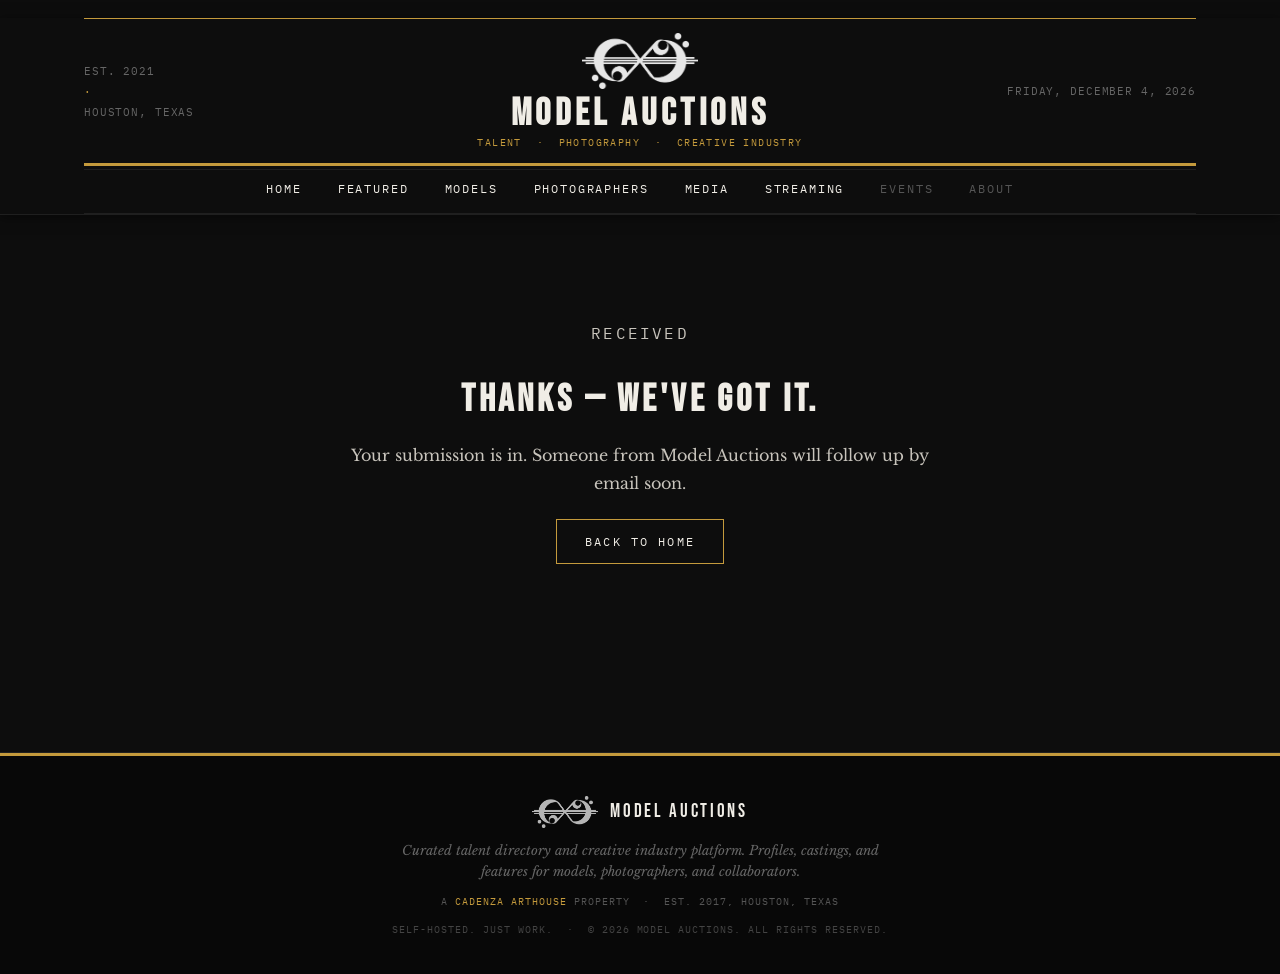
<file: thank-you/index.html>
<!DOCTYPE html>
<html lang="en">
<head>
  <meta charset="UTF-8">
  <meta name="viewport" content="width=device-width, initial-scale=1.0">
  <meta name="robots" content="noindex">
  <link rel="icon" href="/favicon.ico" type="image/x-icon">
  <title>Thank You | Model Auctions</title>
  <link rel="stylesheet" href="../style.css">
  <link rel="preconnect" href="https://fonts.googleapis.com">
  <link href="https://fonts.googleapis.com/css2?family=Bebas+Neue&family=Libre+Baskerville:ital,wght@0,400;0,700;1,400&family=IBM+Plex+Mono:wght@400;500&display=swap" rel="stylesheet">
</head>
<body>

  <!-- Shared redirect target for both the /models/ and /photographers/ Web3Forms
       submissions. Keep this page provider-agnostic — it's just a confirmation
       screen, not tied to how the form was actually submitted. -->

  <header class="masthead">
    <div class="masthead-inner">
      <div class="masthead-top-rule"></div>
      <div class="masthead-flag">
        <div class="masthead-flag-left">
          <span class="masthead-est">Est. 2021</span>
          <span class="masthead-dot">·</span>
          <span class="masthead-loc">Houston, Texas</span>
        </div>
        <div class="masthead-flag-center">
          <a href="../index.html" class="masthead-logo-link">
            <img src="../assets/logo.png" alt="Model Auctions" class="masthead-logo">
          </a>
          <div class="masthead-wordmark">
            <h1 class="masthead-title"><a href="../index.html">Model Auctions</a></h1>
            <p class="masthead-tagline">Talent&nbsp;&nbsp;·&nbsp;&nbsp;Photography&nbsp;&nbsp;·&nbsp;&nbsp;Creative Industry</p>
          </div>
        </div>
        <div class="masthead-flag-right">
          <span id="live-date" class="masthead-date"></span>
        </div>
      </div>
      <div class="masthead-rule-double">
        <div class="rule-thick"></div>
        <div class="rule-thin"></div>
      </div>
      <nav class="masthead-nav">
        <a href="../index.html">Home</a>
        <a href="../all.html">Featured</a>
        <a href="../models/index.html">Models</a>
        <a href="../photographers/index.html">Photographers</a>
        <a href="../media/index.html">Media</a>
        <a href="../media/index.html?view=guide">Streaming</a>
        <a href="#" class="nav-dim">Events</a>
        <a href="#" class="nav-dim">About</a>
      </nav>
      <div class="masthead-bottom-rule"></div>
    </div>
  </header>

  <main class="article-body">
    <div class="form-wrap join-hero" style="padding-top: 64px;">
      <p class="article-kicker">Received</p>
      <h1>Thanks — we've got it.</h1>
      <p class="form-intro">
        Your submission is in. Someone from Model Auctions will follow up by email soon.
      </p>
      <a href="../index.html" class="cta-button">Back to Home</a>
    </div>
  </main>

  <footer class="site-footer">
    <div class="footer-rule"></div>
    <div class="footer-inner">
      <div class="footer-brand">
        <img src="../assets/logo.png" alt="Model Auctions" class="footer-logo">
        <span class="footer-wordmark">Model Auctions</span>
      </div>
      <p class="footer-mission">Curated talent directory and creative industry platform. Profiles, castings, and features for models, photographers, and collaborators.</p>
      <p class="footer-parent">A <a href="https://cadenzaarthouse.com" target="_blank">Cadenza Arthouse</a> property&nbsp;&nbsp;·&nbsp;&nbsp;Est. 2017, Houston, Texas</p>
      <p class="footer-legal">Self-hosted. Just work.&nbsp;&nbsp;·&nbsp;&nbsp;© 2026 Model Auctions. All Rights Reserved.</p>
    </div>
  </footer>

  <script>
    document.getElementById('live-date').textContent =
      new Date().toLocaleDateString('en-US', { weekday:'long', year:'numeric', month:'long', day:'numeric' });
  </script>

</body>
</html>
</file>
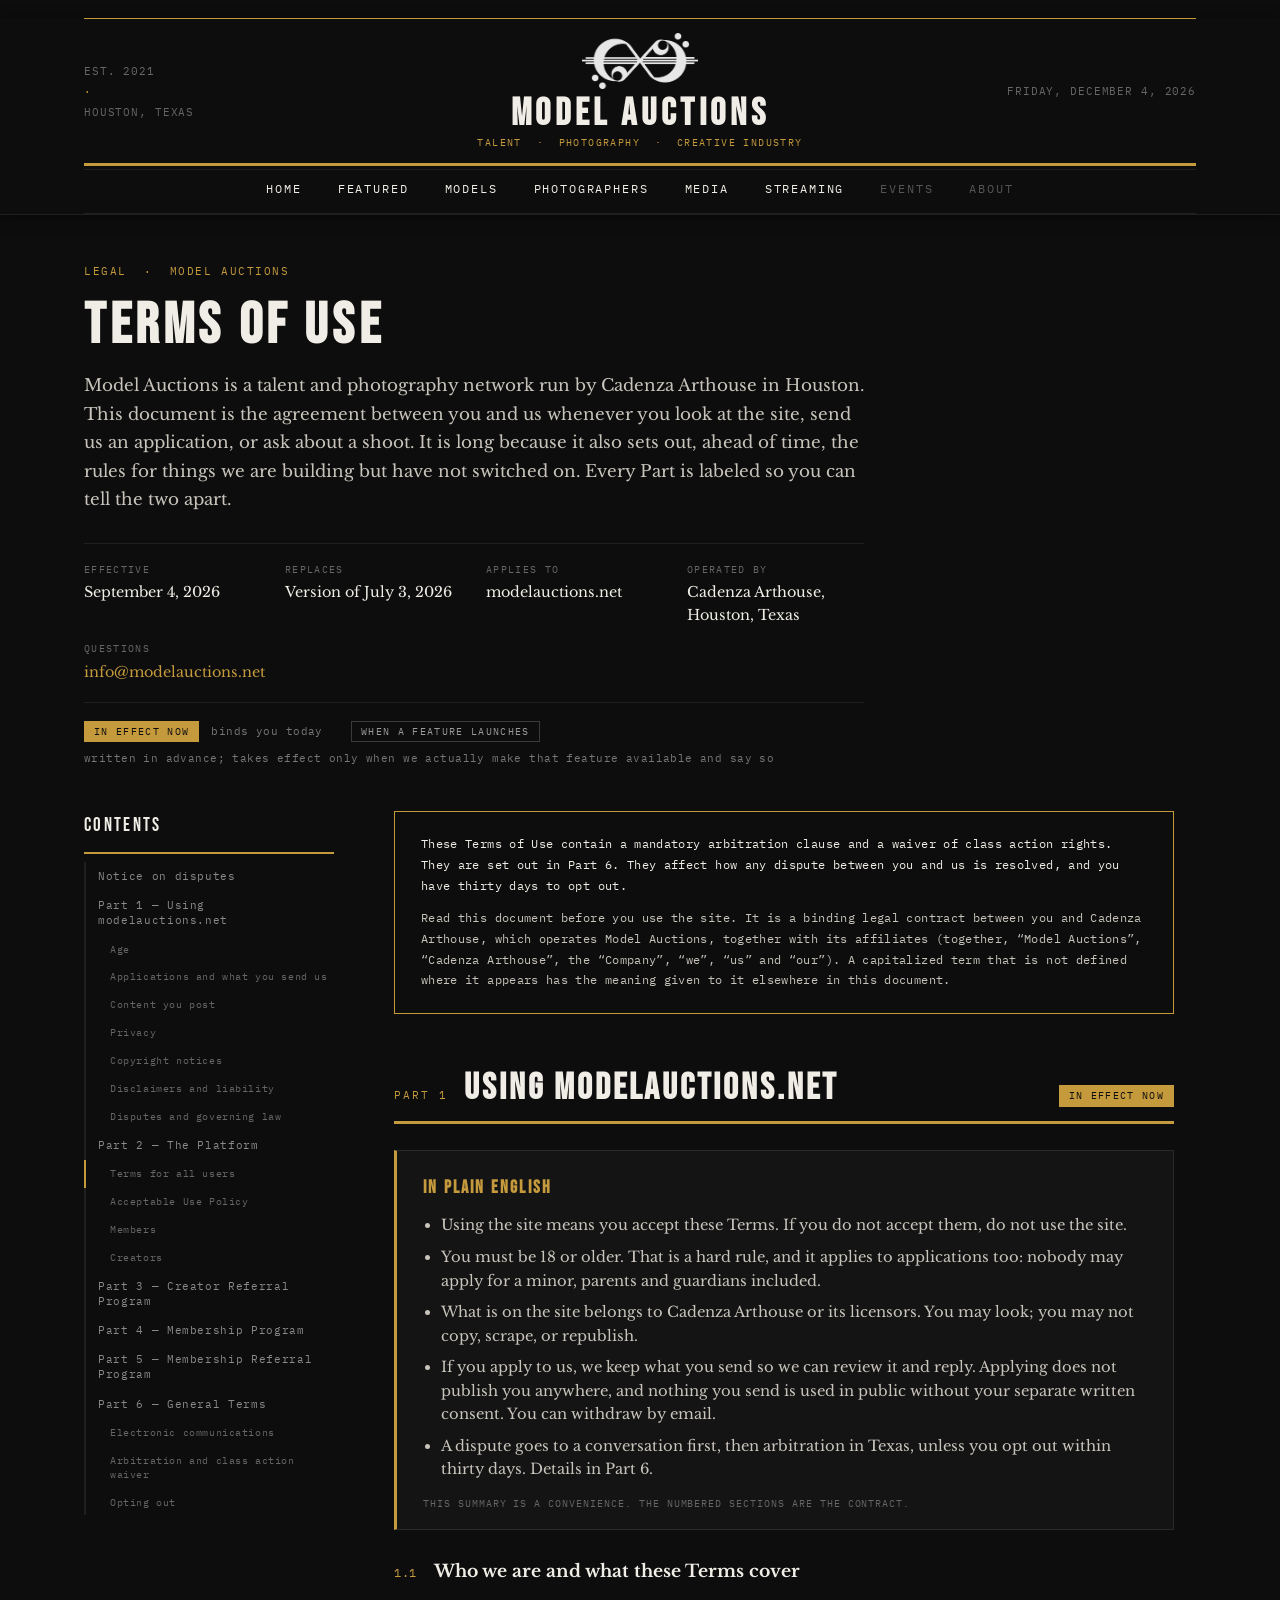
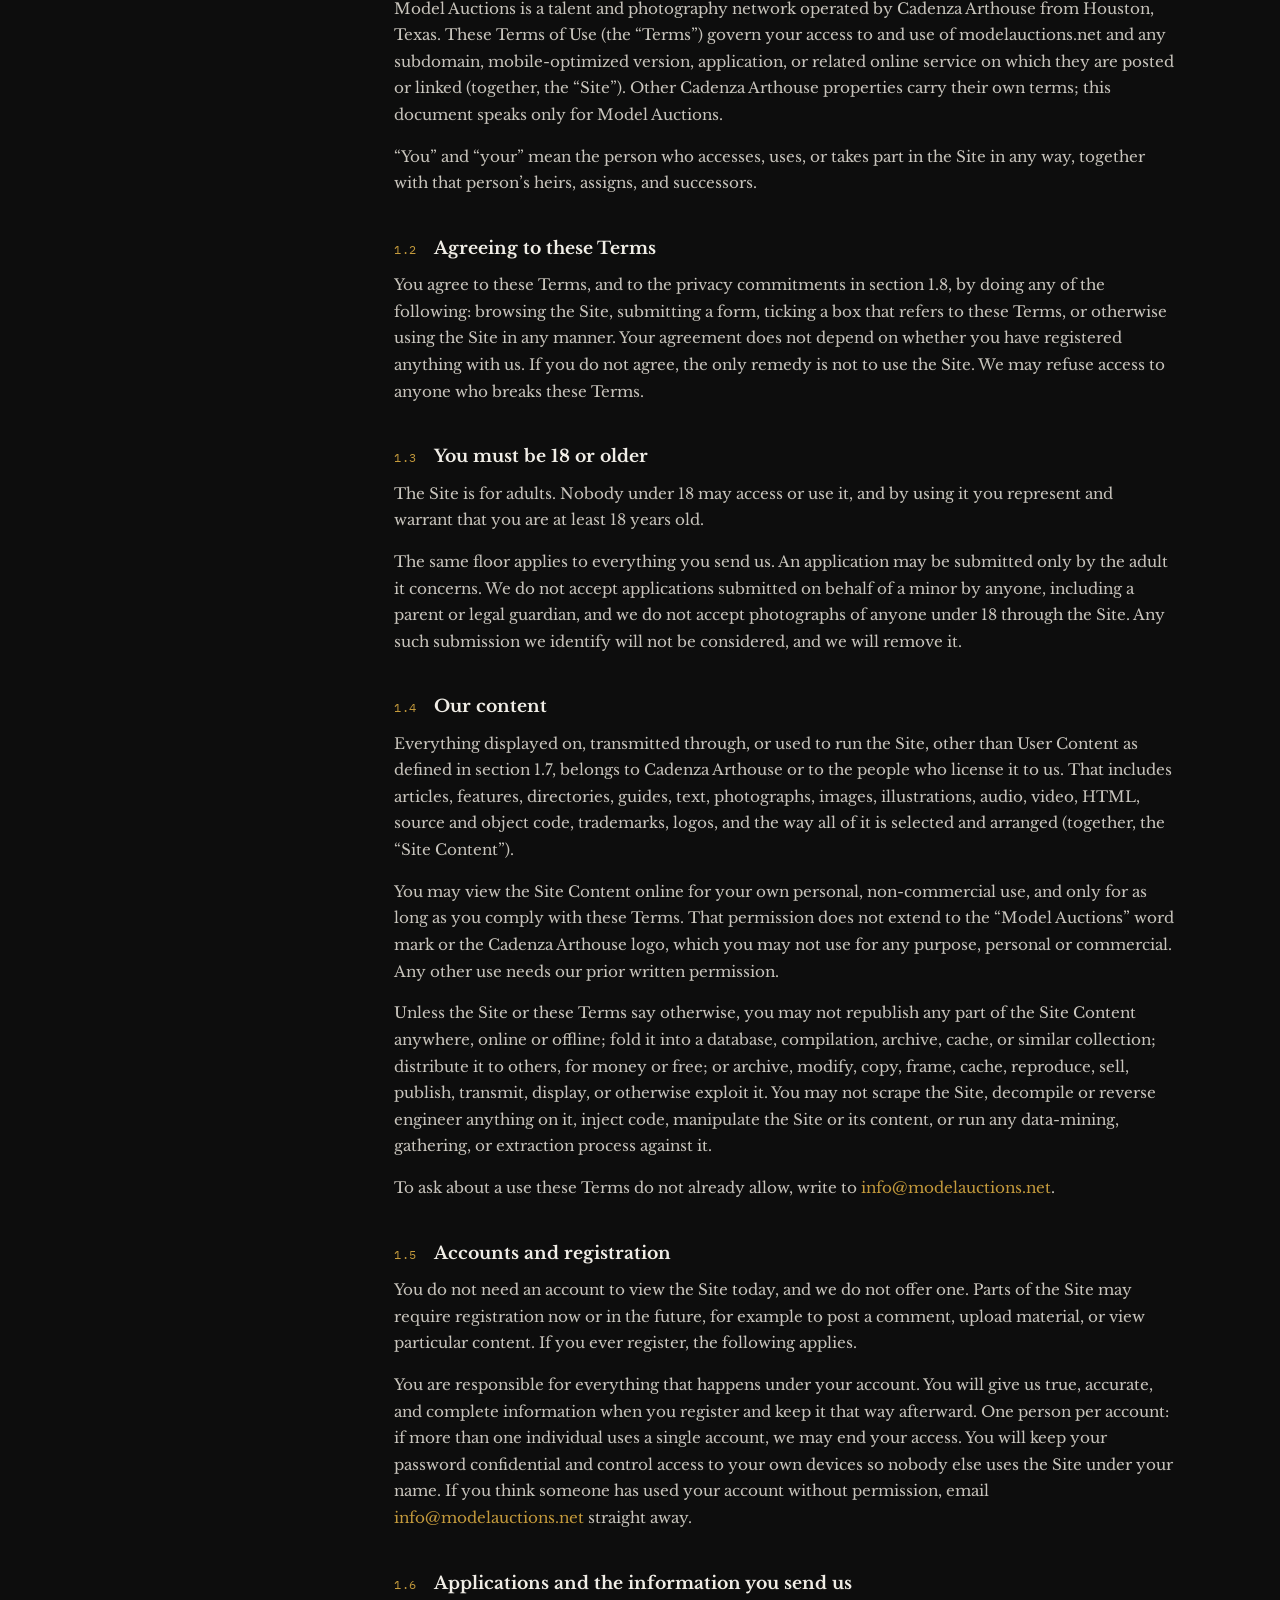
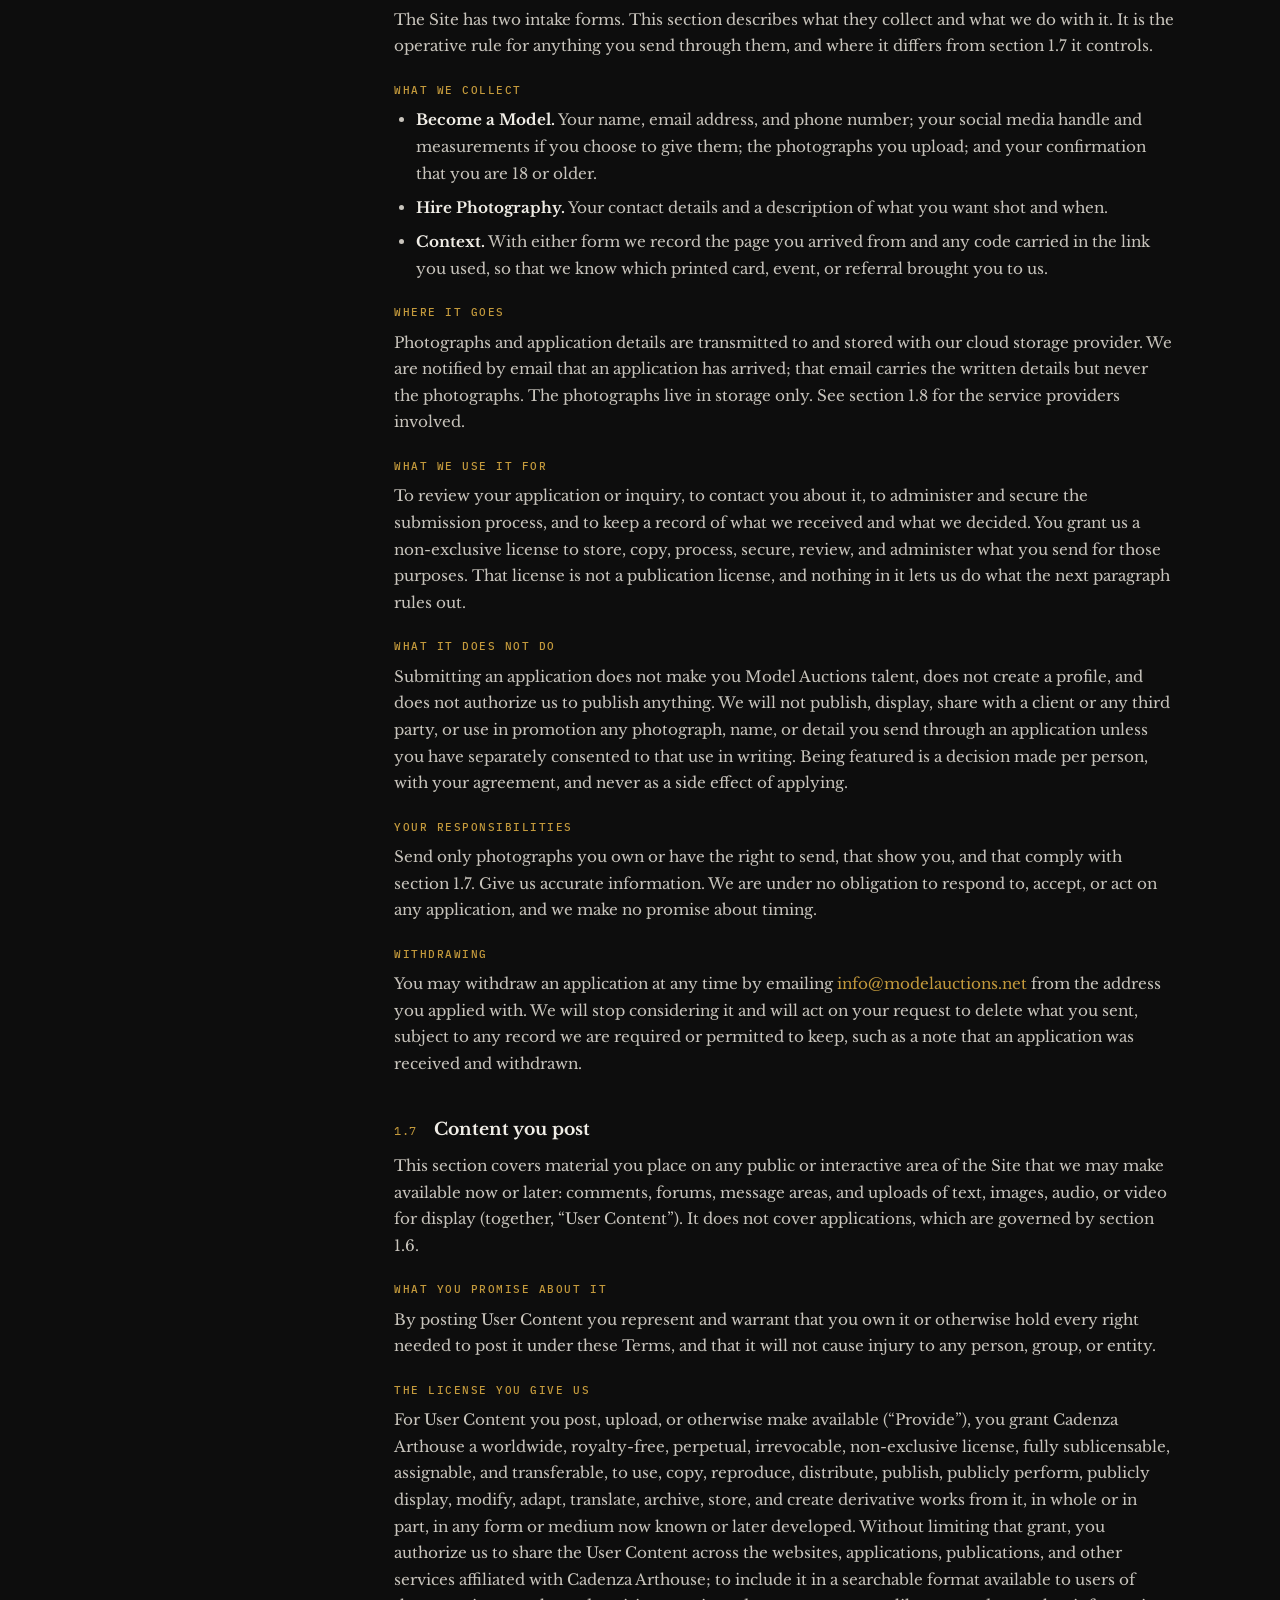
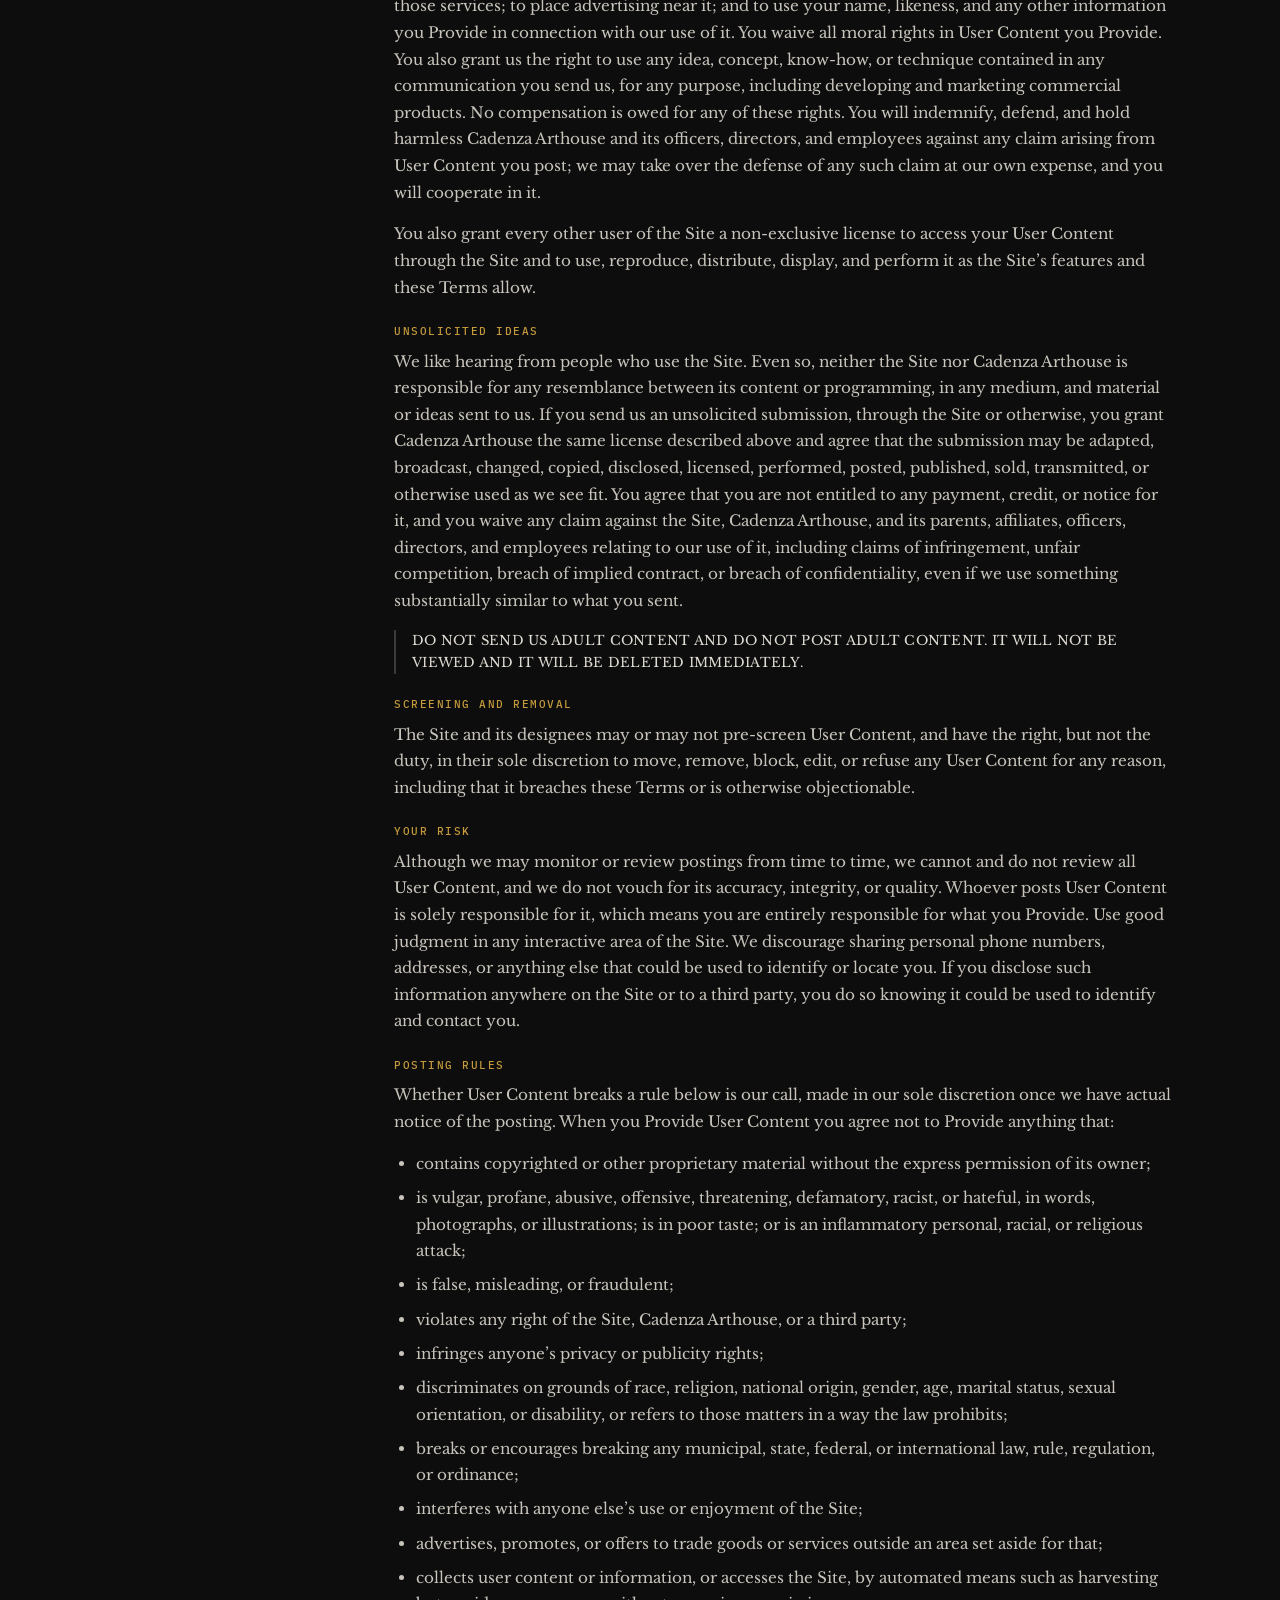
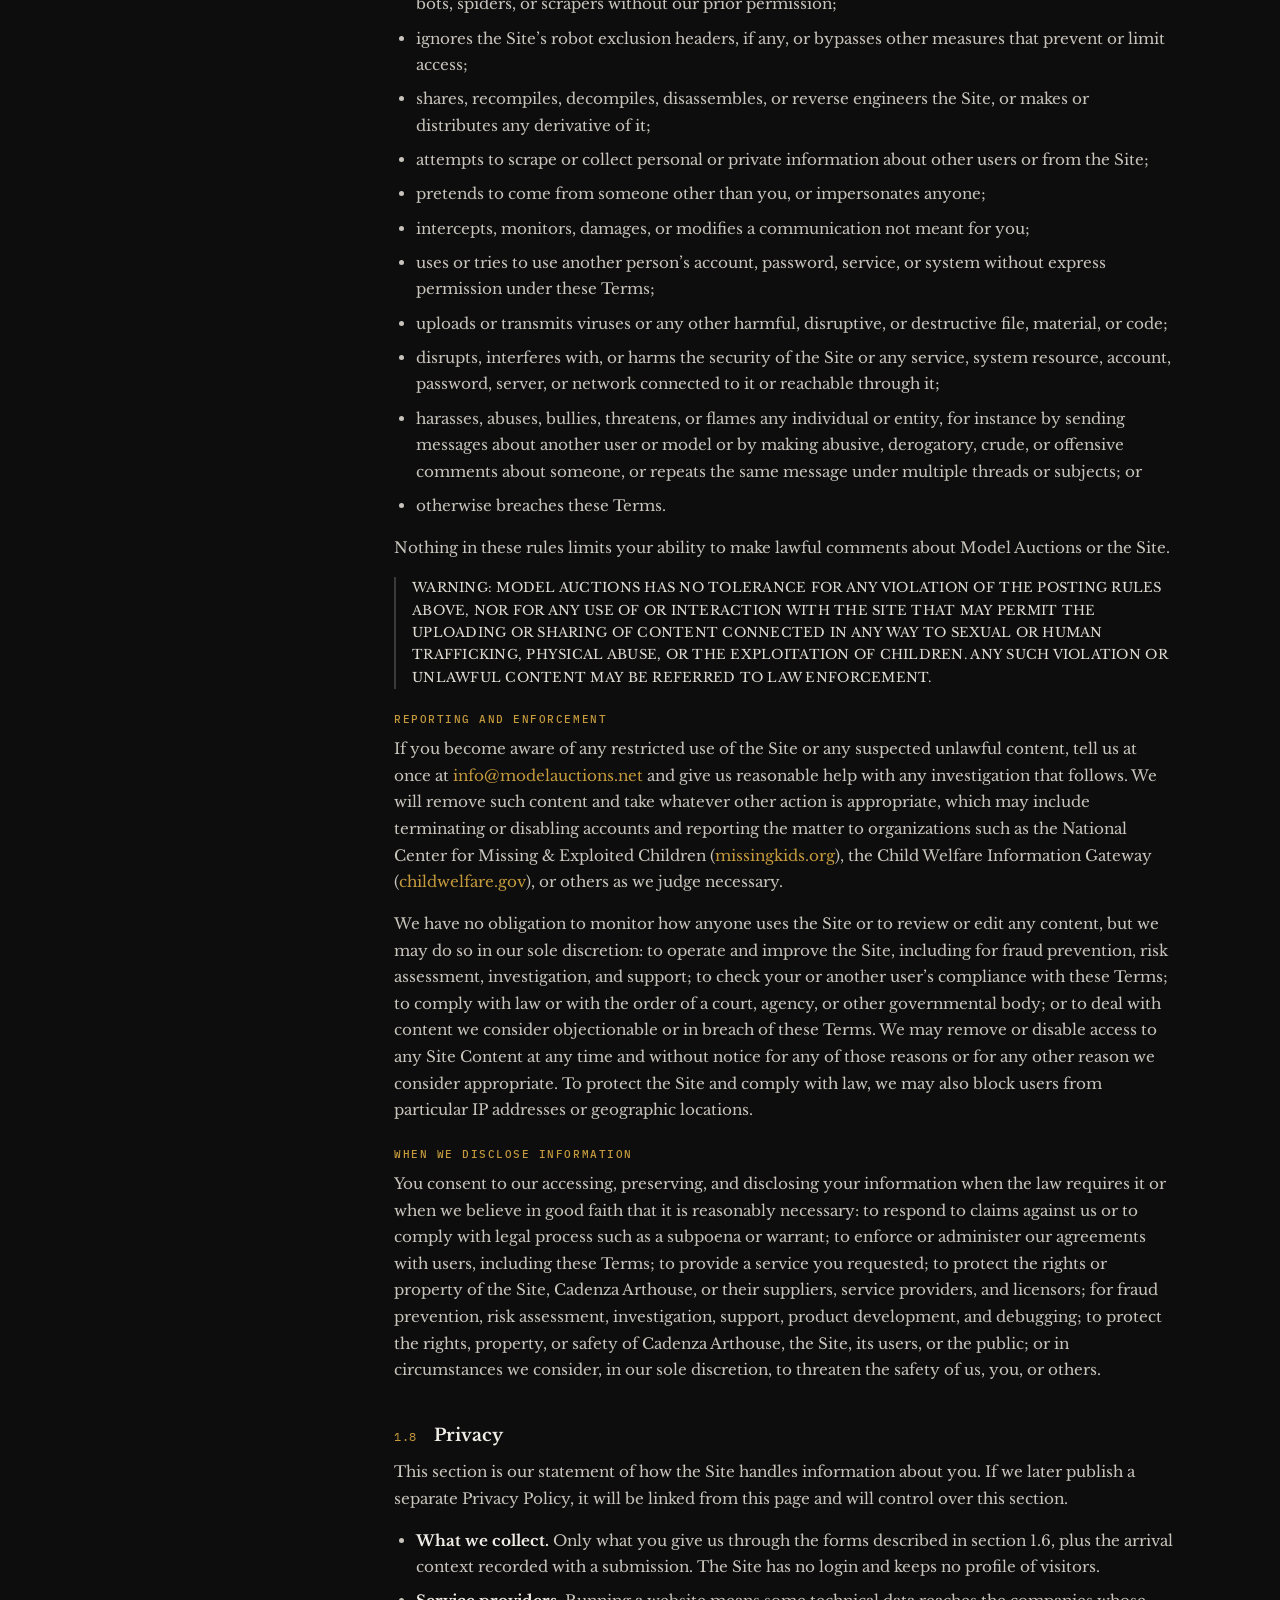
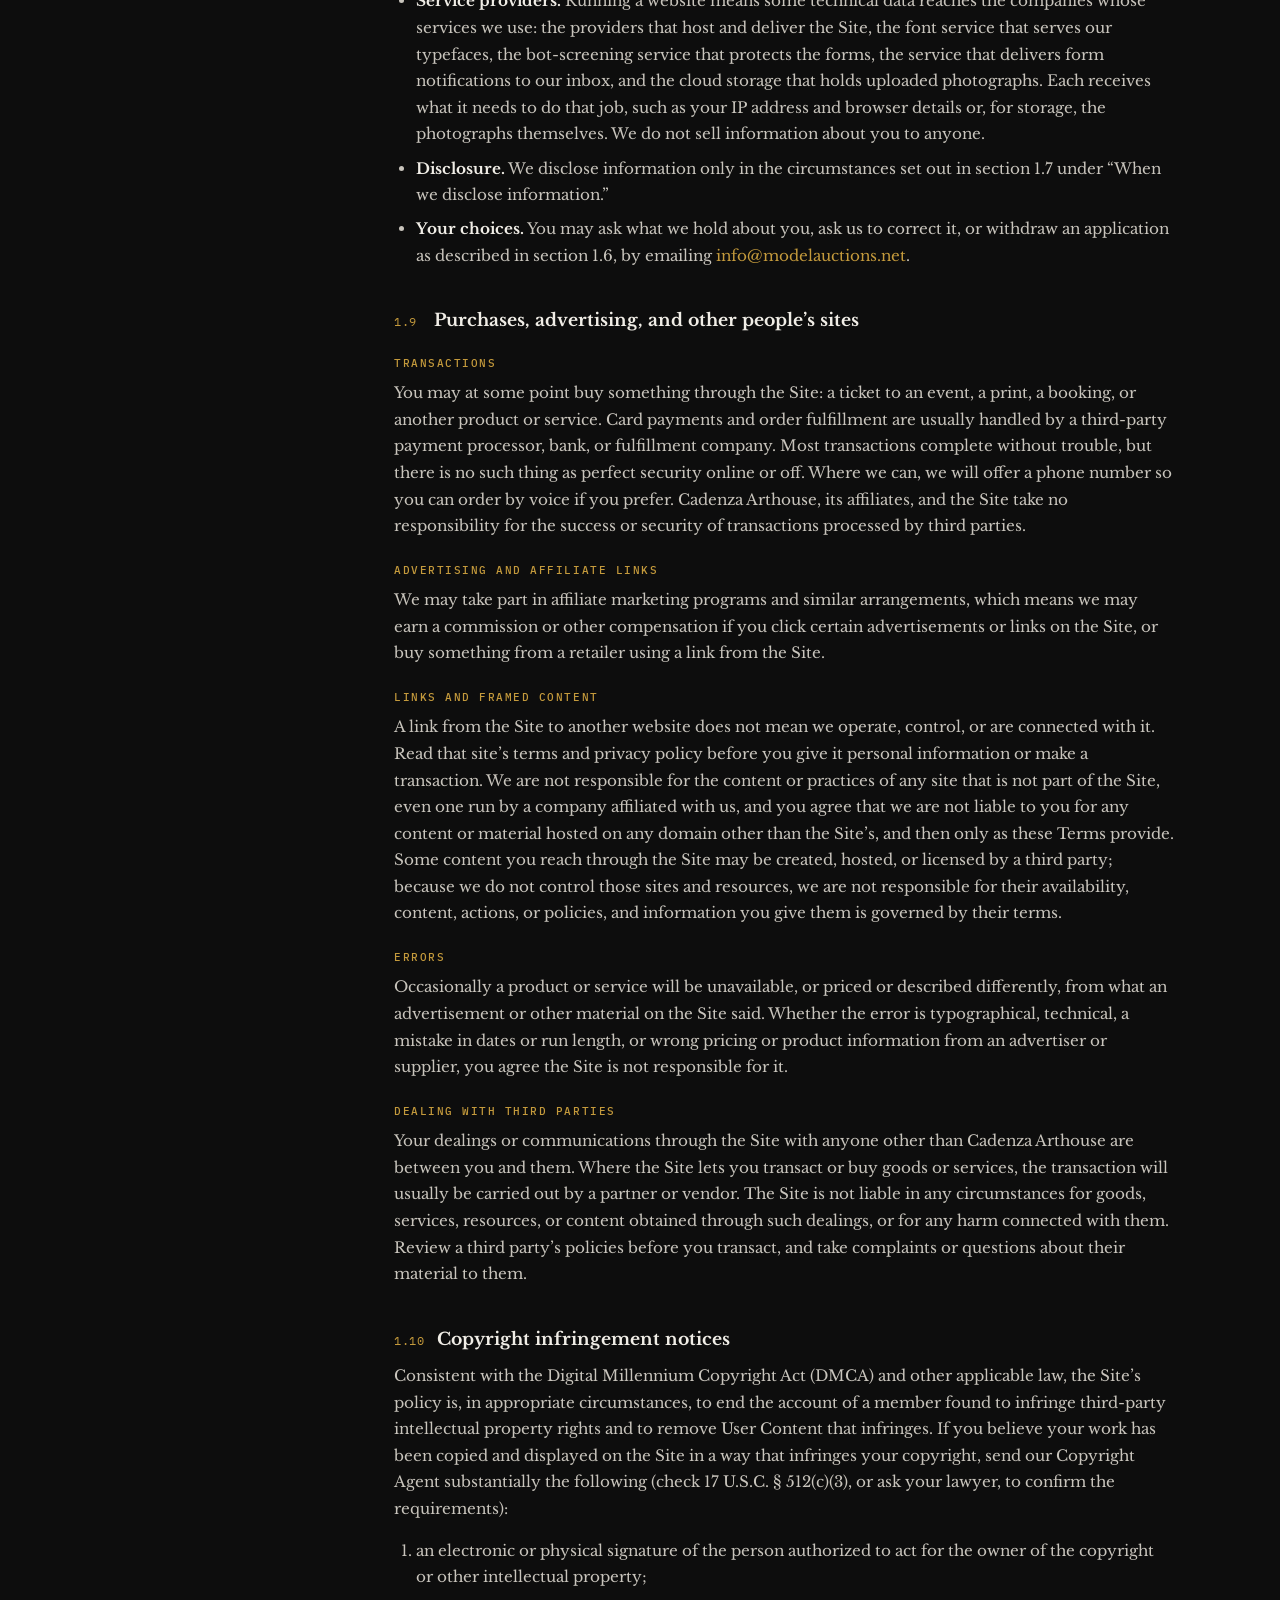
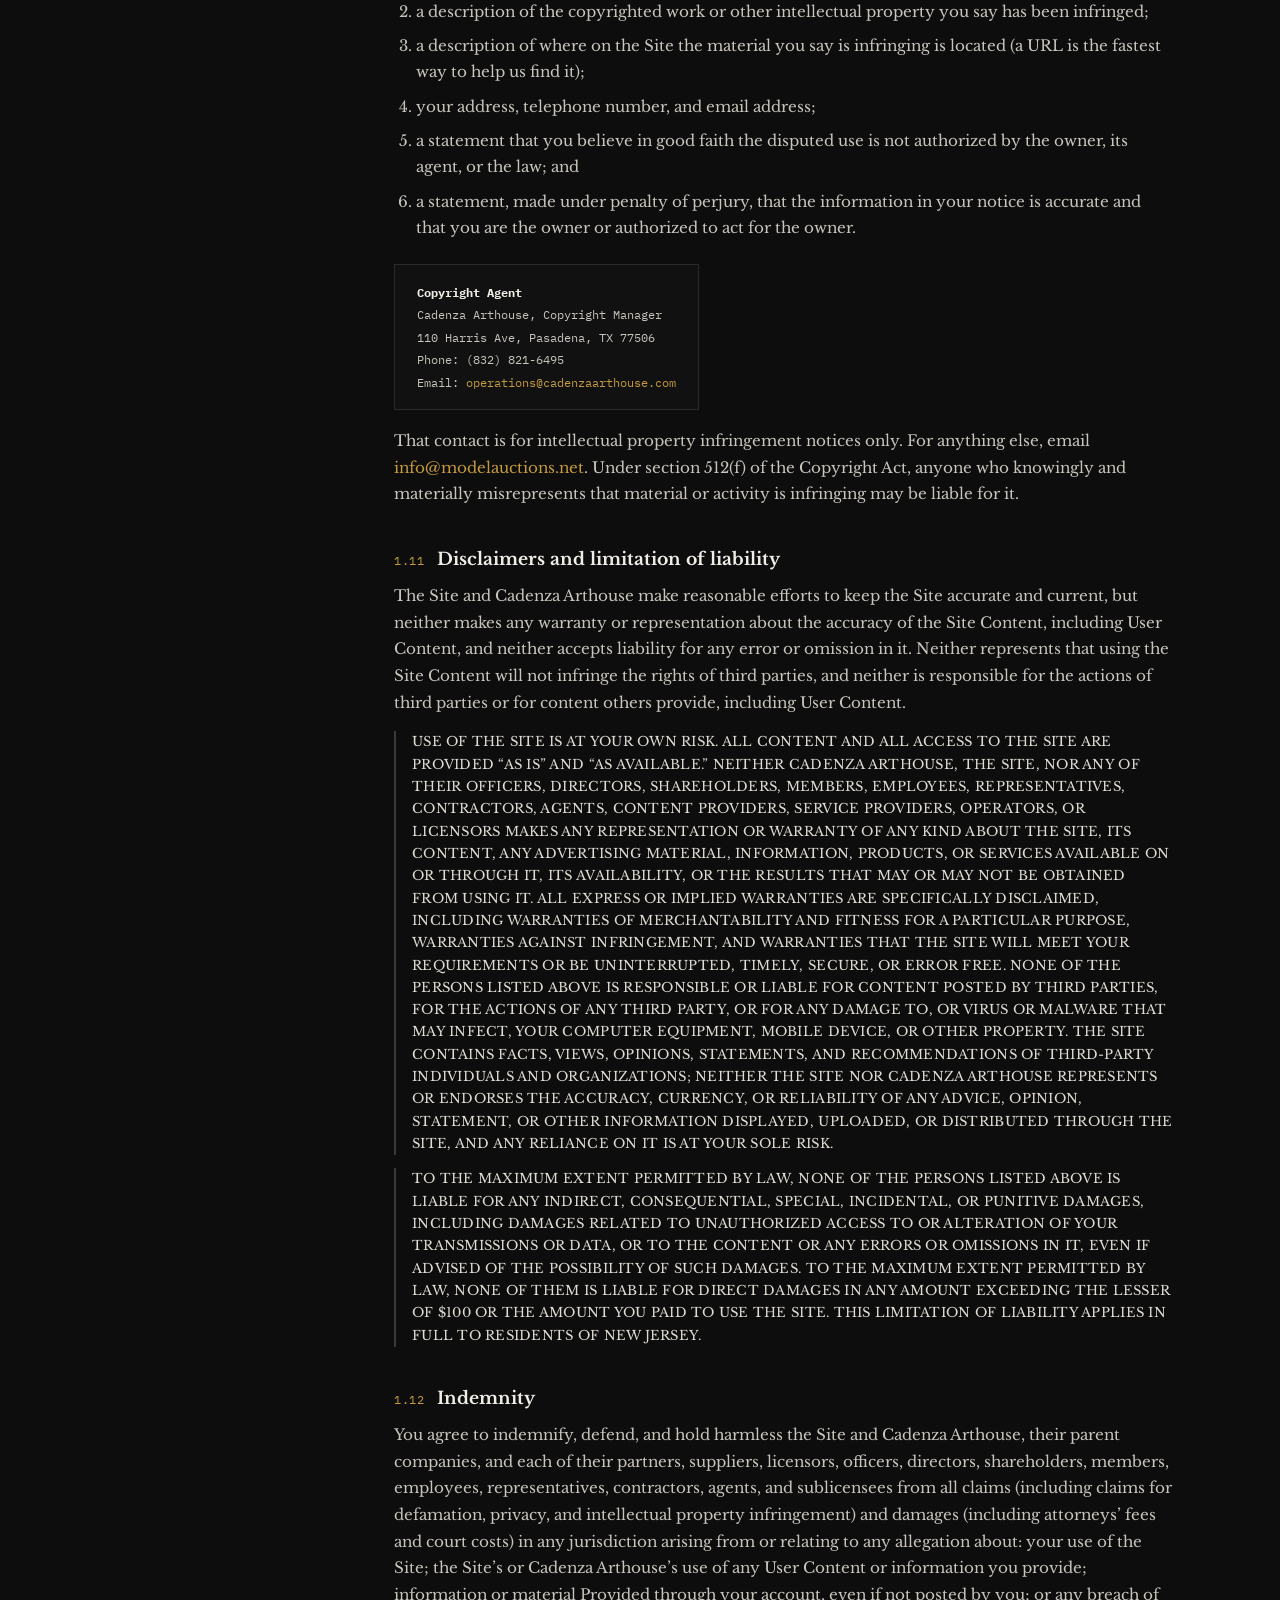
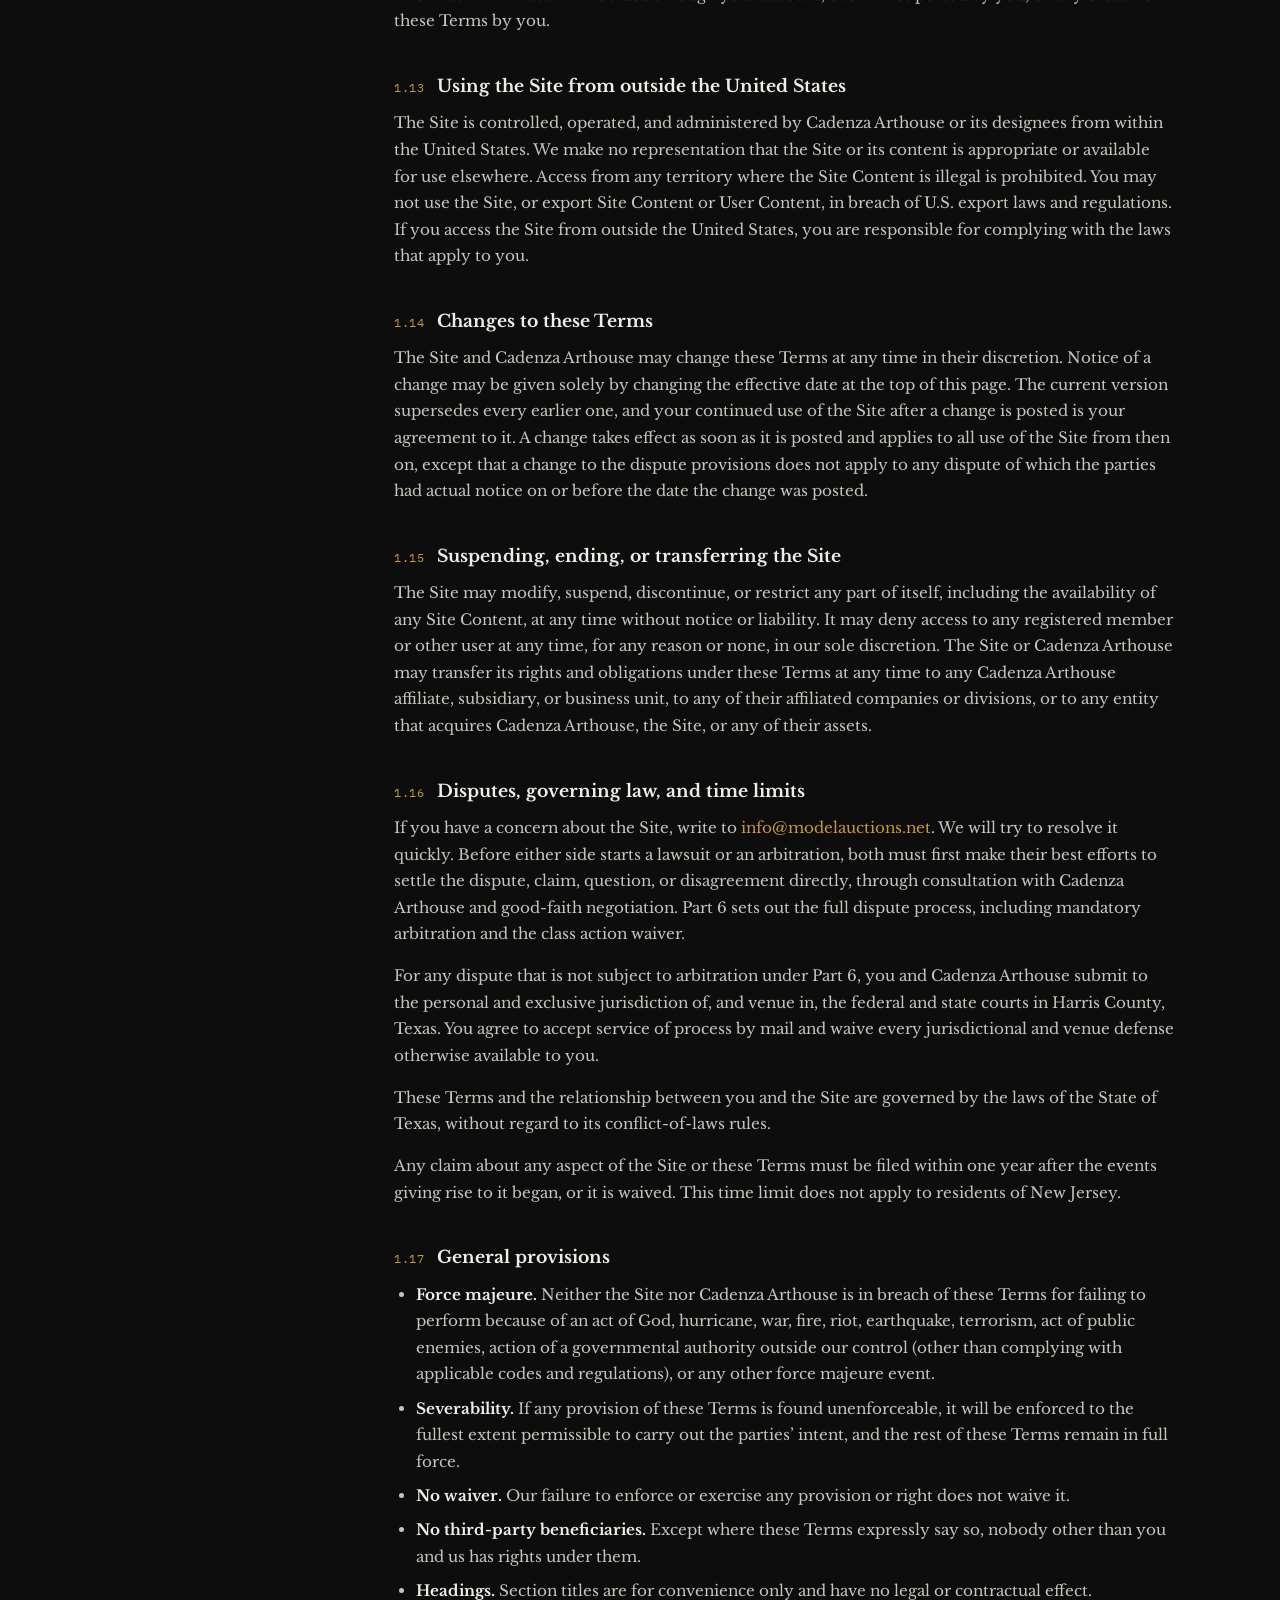
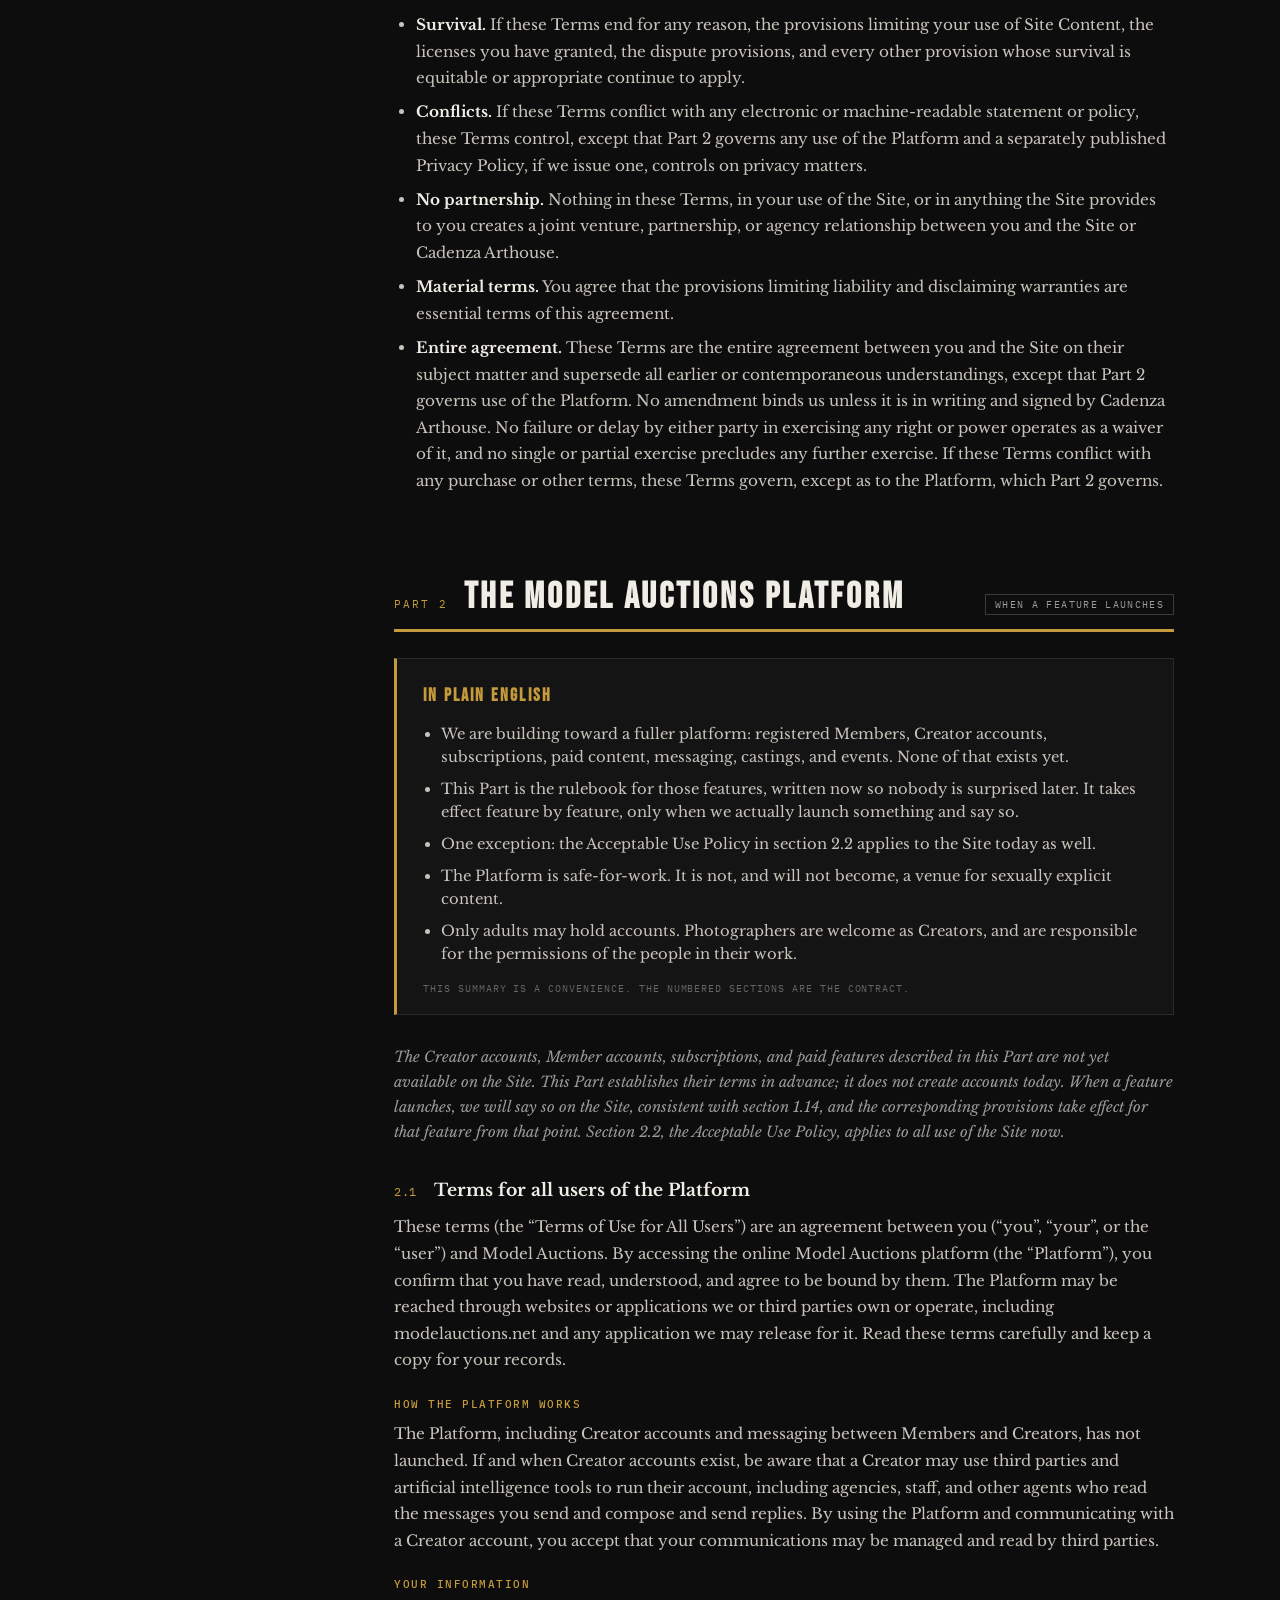
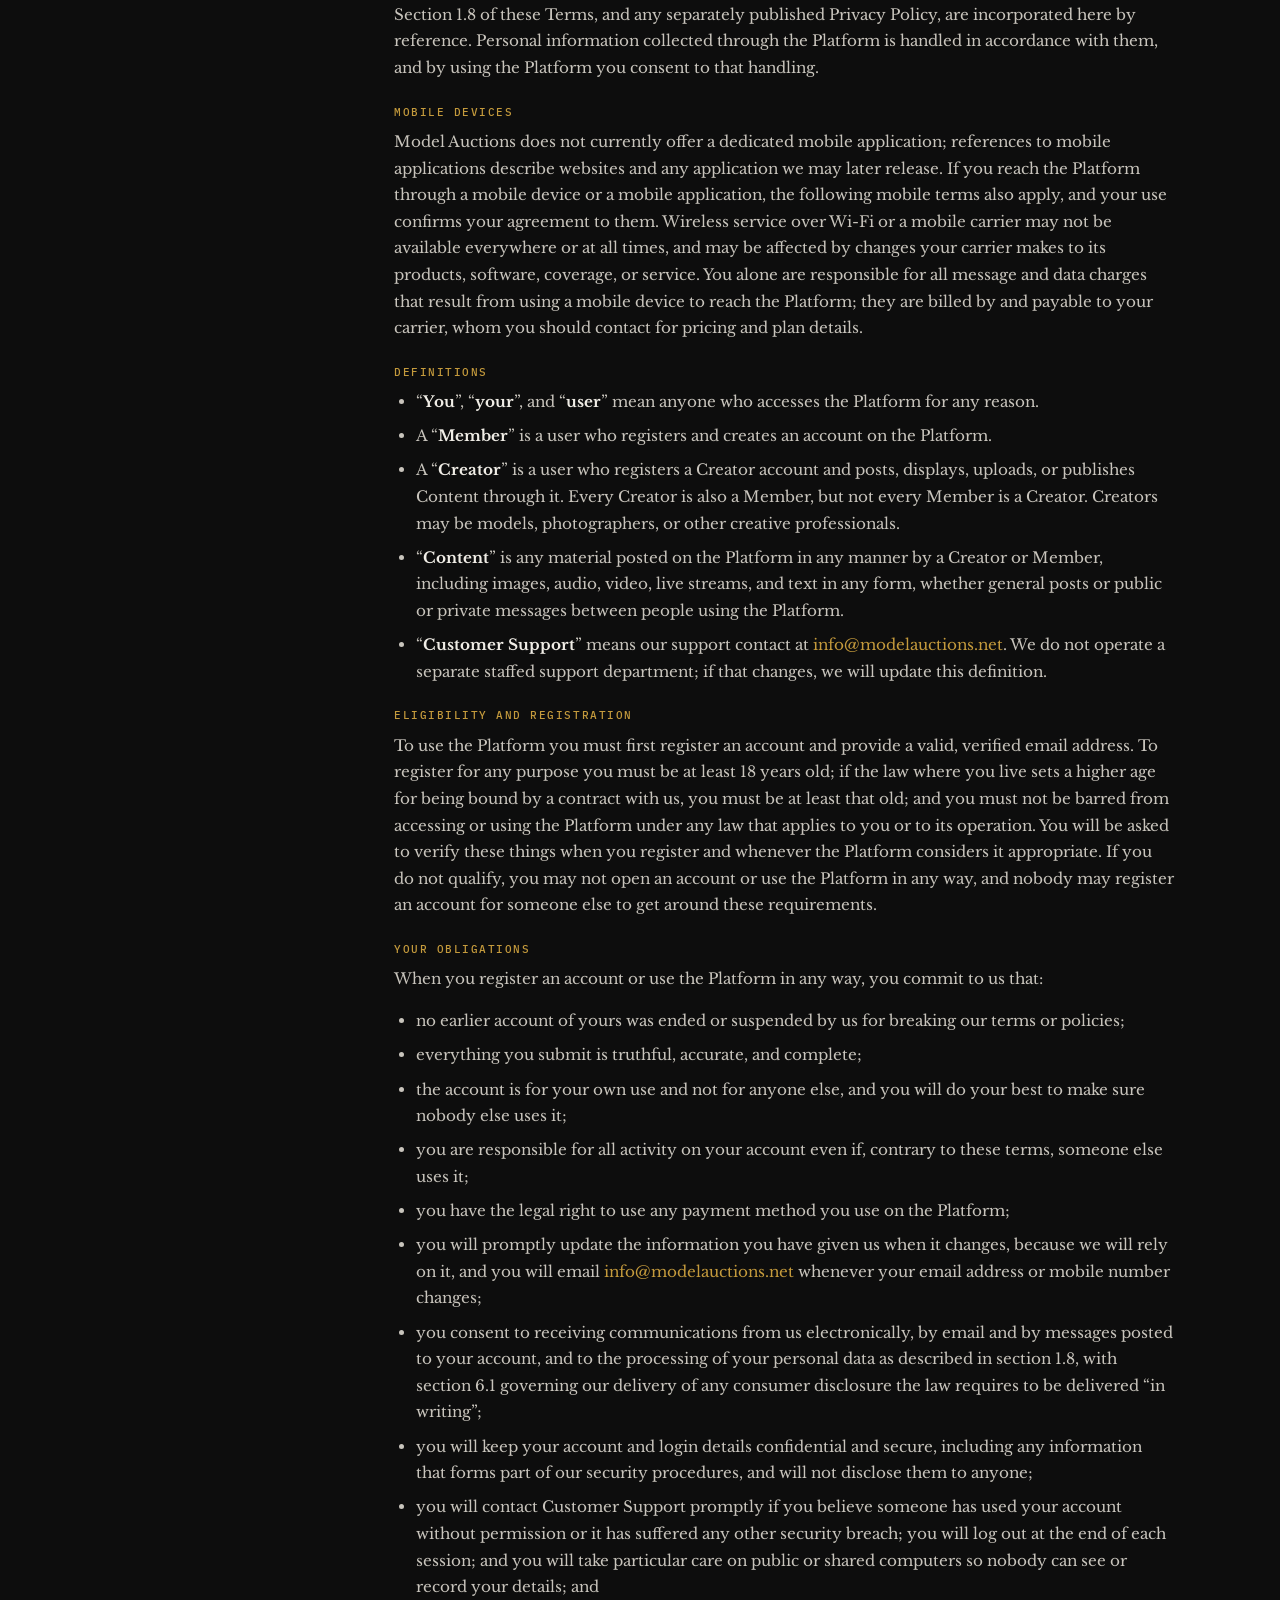
<file: legal/terms/index.html>
<!DOCTYPE html>
<html lang="en">
<head>
  <meta charset="UTF-8">
  <meta name="viewport" content="width=device-width, initial-scale=1.0">
  <meta name="description" content="Terms of Use for modelauctions.net, the talent and photography network operated by Cadenza Arthouse in Houston, Texas.">
  <link rel="icon" href="/favicon.ico" type="image/x-icon">
  <title>Terms of Use | Model Auctions</title>
  <link rel="canonical" href="https://modelauctions.net/legal/terms/">
  <meta property="og:type" content="website">
  <meta property="og:site_name" content="Model Auctions">
  <meta property="og:title" content="Terms of Use | Model Auctions">
  <meta property="og:description" content="Terms of Use for modelauctions.net, the talent and photography network operated by Cadenza Arthouse in Houston, Texas.">
  <meta property="og:url" content="https://modelauctions.net/legal/terms/">
  <meta property="og:image" content="https://modelauctions.net/assets/logo.png">
  <meta name="twitter:card" content="summary">
  <link rel="stylesheet" href="../../style.css">
  <link rel="preconnect" href="https://fonts.googleapis.com">
  <link href="https://fonts.googleapis.com/css2?family=Bebas+Neue&family=Libre+Baskerville:ital,wght@0,400;0,700;1,400&family=IBM+Plex+Mono:wght@400;500&display=swap" rel="stylesheet">
</head>
<body class="legal-body">

  <!-- ══════════════════════════════════════════════════════════════
       TERMS OF USE — modelauctions.net
       Rewritten 2026-09-04 from the July 3, 2026 text. Same six-part
       shape, same operative meanings, own wording. What changed and
       why is recorded in the commit that introduced this file and in
       INTAKE.md §8. Two things a future editor should know:
         · Part 1 §1.6 (Applications) and §1.8 (Privacy) describe the
           intake pipeline as INTAKE.md documents it. If the form
           changes, this page and INTAKE.md change in the same session.
         · The "In effect now" / "When a feature launches" badges are
           the contract, not decoration. A Part badged as future must
           not be edited to read as if the feature exists.
       ══════════════════════════════════════════════════════════════ -->

  <header class="masthead">
    <div class="masthead-inner">

      <div class="masthead-top-rule"></div>

      <div class="masthead-flag">
        <div class="masthead-flag-left">
          <span class="masthead-est">Est. 2021</span>
          <span class="masthead-dot">·</span>
          <span class="masthead-loc">Houston, Texas</span>
        </div>
        <div class="masthead-flag-center">
          <a href="../../index.html" class="masthead-logo-link">
            <img src="../../assets/logo.png" alt="Model Auctions" class="masthead-logo">
          </a>
          <div class="masthead-wordmark">
            <h1 class="masthead-title"><a href="../../index.html">Model Auctions</a></h1>
            <p class="masthead-tagline">Talent&nbsp;&nbsp;·&nbsp;&nbsp;Photography&nbsp;&nbsp;·&nbsp;&nbsp;Creative Industry</p>
          </div>
        </div>
        <div class="masthead-flag-right">
          <span id="live-date" class="masthead-date"></span>
        </div>
      </div>

      <div class="masthead-rule-double">
        <div class="rule-thick"></div>
        <div class="rule-thin"></div>
      </div>

      <nav class="masthead-nav">
        <a href="../../index.html">Home</a>
        <a href="../../all.html">Featured</a>
        <a href="../../models/index.html">Models</a>
        <a href="../../photographers/index.html">Photographers</a>
        <a href="../../media/index.html">Media</a>
        <a href="../../media/index.html?view=guide">Streaming</a>
        <a href="#" class="nav-dim">Events</a>
        <a href="#" class="nav-dim">About</a>
      </nav>

      <div class="masthead-bottom-rule"></div>

    </div>
  </header>

  <main class="legal-page">

    <!-- ── Hero ─────────────────────────────────────────────────── -->
    <div class="legal-hero">
      <p class="article-kicker">Legal&nbsp;&nbsp;·&nbsp;&nbsp;Model Auctions</p>
      <h1 class="legal-title">Terms of Use</h1>
      <p class="legal-lede">
        Model Auctions is a talent and photography network run by Cadenza Arthouse in Houston.
        This document is the agreement between you and us whenever you look at the site, send us
        an application, or ask about a shoot. It is long because it also sets out, ahead of time, the
        rules for things we are building but have not switched on. Every Part is labeled so you
        can tell the two apart.
      </p>

      <dl class="legal-meta">
        <div><dt>Effective</dt><dd>September 4, 2026</dd></div>
        <div><dt>Replaces</dt><dd>Version of July 3, 2026</dd></div>
        <div><dt>Applies to</dt><dd>modelauctions.net</dd></div>
        <div><dt>Operated by</dt><dd>Cadenza Arthouse, Houston, Texas</dd></div>
        <div><dt>Questions</dt><dd><a href="mailto:info@modelauctions.net">info@modelauctions.net</a></dd></div>
      </dl>

      <div class="legal-key">
        <span class="badge badge-now">In effect now</span>
        <span class="legal-key-text">binds you today</span>
        <span class="badge badge-later">When a feature launches</span>
        <span class="legal-key-text">written in advance; takes effect only when we actually make that feature available and say so</span>
      </div>
    </div>

    <div class="legal-layout">

      <!-- ── Table of contents ────────────────────────────────────── -->
      <aside class="legal-toc">
        <details id="toc-details">
          <summary>Contents</summary>
          <nav aria-label="Terms of Use contents">
            <ol>
              <li><a href="#notice">Notice on disputes</a></li>
              <li><a href="#part-1">Part 1 — Using modelauctions.net</a>
                <ol class="toc-sub">
                  <li><a href="#s1-3">Age</a></li>
                  <li><a href="#s1-6">Applications and what you send us</a></li>
                  <li><a href="#s1-7">Content you post</a></li>
                  <li><a href="#s1-8">Privacy</a></li>
                  <li><a href="#s1-10">Copyright notices</a></li>
                  <li><a href="#s1-11">Disclaimers and liability</a></li>
                  <li><a href="#s1-16">Disputes and governing law</a></li>
                </ol>
              </li>
              <li><a href="#part-2">Part 2 — The Platform</a>
                <ol class="toc-sub">
                  <li><a href="#s2-1">Terms for all users</a></li>
                  <li><a href="#s2-2">Acceptable Use Policy</a></li>
                  <li><a href="#s2-3">Members</a></li>
                  <li><a href="#s2-4">Creators</a></li>
                </ol>
              </li>
              <li><a href="#part-3">Part 3 — Creator Referral Program</a></li>
              <li><a href="#part-4">Part 4 — Membership Program</a></li>
              <li><a href="#part-5">Part 5 — Membership Referral Program</a></li>
              <li><a href="#part-6">Part 6 — General Terms</a>
                <ol class="toc-sub">
                  <li><a href="#s6-1">Electronic communications</a></li>
                  <li><a href="#s6-4">Arbitration and class action waiver</a></li>
                  <li><a href="#s6-5">Opting out</a></li>
                </ol>
              </li>
            </ol>
          </nav>
        </details>
      </aside>

      <!-- ── Content ──────────────────────────────────────────────── -->
      <div class="legal-content">

        <section id="notice" class="legal-notice">
          <p>These Terms of Use contain a mandatory arbitration clause and a waiver of class action rights. They are set out in Part 6. They affect how any dispute between you and us is resolved, and you have thirty days to opt out.</p>
          <p>Read this document before you use the site. It is a binding legal contract between you and Cadenza Arthouse, which operates Model Auctions, together with its affiliates (together, “Model Auctions”, “Cadenza Arthouse”, the “Company”, “we”, “us” and “our”). A capitalized term that is not defined where it appears has the meaning given to it elsewhere in this document.</p>
        </section>

        <!-- ════════════════════════════════════════════════════════
             PART 1
             ════════════════════════════════════════════════════════ -->
        <section id="part-1" class="legal-part">
          <header class="part-head">
            <span class="part-num">Part 1</span>
            <h2>Using modelauctions.net</h2>
            <span class="badge badge-now">In effect now</span>
          </header>

          <div class="part-summary">
            <h3>In plain English</h3>
            <ul>
              <li>Using the site means you accept these Terms. If you do not accept them, do not use the site.</li>
              <li>You must be 18 or older. That is a hard rule, and it applies to applications too: nobody may apply for a minor, parents and guardians included.</li>
              <li>What is on the site belongs to Cadenza Arthouse or its licensors. You may look; you may not copy, scrape, or republish.</li>
              <li>If you apply to us, we keep what you send so we can review it and reply. Applying does not publish you anywhere, and nothing you send is used in public without your separate written consent. You can withdraw by email.</li>
              <li>A dispute goes to a conversation first, then arbitration in Texas, unless you opt out within thirty days. Details in Part 6.</li>
            </ul>
            <p class="summary-caveat">This summary is a convenience. The numbered sections are the contract.</p>
          </div>

          <article id="s1-1" class="clause">
            <h3><span class="clause-num">1.1</span> Who we are and what these Terms cover</h3>
            <p>Model Auctions is a talent and photography network operated by Cadenza Arthouse from Houston, Texas. These Terms of Use (the “Terms”) govern your access to and use of modelauctions.net and any subdomain, mobile-optimized version, application, or related online service on which they are posted or linked (together, the “Site”). Other Cadenza Arthouse properties carry their own terms; this document speaks only for Model Auctions.</p>
            <p>“You” and “your” mean the person who accesses, uses, or takes part in the Site in any way, together with that person’s heirs, assigns, and successors.</p>
          </article>

          <article id="s1-2" class="clause">
            <h3><span class="clause-num">1.2</span> Agreeing to these Terms</h3>
            <p>You agree to these Terms, and to the privacy commitments in section 1.8, by doing any of the following: browsing the Site, submitting a form, ticking a box that refers to these Terms, or otherwise using the Site in any manner. Your agreement does not depend on whether you have registered anything with us. If you do not agree, the only remedy is not to use the Site. We may refuse access to anyone who breaks these Terms.</p>
          </article>

          <article id="s1-3" class="clause">
            <h3><span class="clause-num">1.3</span> You must be 18 or older</h3>
            <p>The Site is for adults. Nobody under 18 may access or use it, and by using it you represent and warrant that you are at least 18 years old.</p>
            <p>The same floor applies to everything you send us. An application may be submitted only by the adult it concerns. We do not accept applications submitted on behalf of a minor by anyone, including a parent or legal guardian, and we do not accept photographs of anyone under 18 through the Site. Any such submission we identify will not be considered, and we will remove it.</p>
          </article>

          <article id="s1-4" class="clause">
            <h3><span class="clause-num">1.4</span> Our content</h3>
            <p>Everything displayed on, transmitted through, or used to run the Site, other than User Content as defined in section 1.7, belongs to Cadenza Arthouse or to the people who license it to us. That includes articles, features, directories, guides, text, photographs, images, illustrations, audio, video, HTML, source and object code, trademarks, logos, and the way all of it is selected and arranged (together, the “Site Content”).</p>
            <p>You may view the Site Content online for your own personal, non-commercial use, and only for as long as you comply with these Terms. That permission does not extend to the “Model Auctions” word mark or the Cadenza Arthouse logo, which you may not use for any purpose, personal or commercial. Any other use needs our prior written permission.</p>
            <p>Unless the Site or these Terms say otherwise, you may not republish any part of the Site Content anywhere, online or offline; fold it into a database, compilation, archive, cache, or similar collection; distribute it to others, for money or free; or archive, modify, copy, frame, cache, reproduce, sell, publish, transmit, display, or otherwise exploit it. You may not scrape the Site, decompile or reverse engineer anything on it, inject code, manipulate the Site or its content, or run any data-mining, gathering, or extraction process against it.</p>
            <p>To ask about a use these Terms do not already allow, write to <a href="mailto:info@modelauctions.net">info@modelauctions.net</a>.</p>
          </article>

          <article id="s1-5" class="clause">
            <h3><span class="clause-num">1.5</span> Accounts and registration</h3>
            <p>You do not need an account to view the Site today, and we do not offer one. Parts of the Site may require registration now or in the future, for example to post a comment, upload material, or view particular content. If you ever register, the following applies.</p>
            <p>You are responsible for everything that happens under your account. You will give us true, accurate, and complete information when you register and keep it that way afterward. One person per account: if more than one individual uses a single account, we may end your access. You will keep your password confidential and control access to your own devices so nobody else uses the Site under your name. If you think someone has used your account without permission, email <a href="mailto:info@modelauctions.net">info@modelauctions.net</a> straight away.</p>
          </article>

          <article id="s1-6" class="clause">
            <h3><span class="clause-num">1.6</span> Applications and the information you send us</h3>
            <p>The Site has two intake forms. This section describes what they collect and what we do with it. It is the operative rule for anything you send through them, and where it differs from section 1.7 it controls.</p>

            <h4>What we collect</h4>
            <ul>
              <li><strong>Become a Model.</strong> Your name, email address, and phone number; your social media handle and measurements if you choose to give them; the photographs you upload; and your confirmation that you are 18 or older.</li>
              <li><strong>Hire Photography.</strong> Your contact details and a description of what you want shot and when.</li>
              <li><strong>Context.</strong> With either form we record the page you arrived from and any code carried in the link you used, so that we know which printed card, event, or referral brought you to us.</li>
            </ul>

            <h4>Where it goes</h4>
            <p>Photographs and application details are transmitted to and stored with our cloud storage provider. We are notified by email that an application has arrived; that email carries the written details but never the photographs. The photographs live in storage only. See section 1.8 for the service providers involved.</p>

            <h4>What we use it for</h4>
            <p>To review your application or inquiry, to contact you about it, to administer and secure the submission process, and to keep a record of what we received and what we decided. You grant us a non-exclusive license to store, copy, process, secure, review, and administer what you send for those purposes. That license is not a publication license, and nothing in it lets us do what the next paragraph rules out.</p>

            <h4>What it does not do</h4>
            <p>Submitting an application does not make you Model Auctions talent, does not create a profile, and does not authorize us to publish anything. We will not publish, display, share with a client or any third party, or use in promotion any photograph, name, or detail you send through an application unless you have separately consented to that use in writing. Being featured is a decision made per person, with your agreement, and never as a side effect of applying.</p>

            <h4>Your responsibilities</h4>
            <p>Send only photographs you own or have the right to send, that show you, and that comply with section 1.7. Give us accurate information. We are under no obligation to respond to, accept, or act on any application, and we make no promise about timing.</p>

            <h4>Withdrawing</h4>
            <p>You may withdraw an application at any time by emailing <a href="mailto:info@modelauctions.net">info@modelauctions.net</a> from the address you applied with. We will stop considering it and will act on your request to delete what you sent, subject to any record we are required or permitted to keep, such as a note that an application was received and withdrawn.</p>
          </article>

          <article id="s1-7" class="clause">
            <h3><span class="clause-num">1.7</span> Content you post</h3>
            <p>This section covers material you place on any public or interactive area of the Site that we may make available now or later: comments, forums, message areas, and uploads of text, images, audio, or video for display (together, “User Content”). It does not cover applications, which are governed by section 1.6.</p>

            <h4>What you promise about it</h4>
            <p>By posting User Content you represent and warrant that you own it or otherwise hold every right needed to post it under these Terms, and that it will not cause injury to any person, group, or entity.</p>

            <h4>The license you give us</h4>
            <p>For User Content you post, upload, or otherwise make available (“Provide”), you grant Cadenza Arthouse a worldwide, royalty-free, perpetual, irrevocable, non-exclusive license, fully sublicensable, assignable, and transferable, to use, copy, reproduce, distribute, publish, publicly perform, publicly display, modify, adapt, translate, archive, store, and create derivative works from it, in whole or in part, in any form or medium now known or later developed. Without limiting that grant, you authorize us to share the User Content across the websites, applications, publications, and other services affiliated with Cadenza Arthouse; to include it in a searchable format available to users of those services; to place advertising near it; and to use your name, likeness, and any other information you Provide in connection with our use of it. You waive all moral rights in User Content you Provide. You also grant us the right to use any idea, concept, know-how, or technique contained in any communication you send us, for any purpose, including developing and marketing commercial products. No compensation is owed for any of these rights. You will indemnify, defend, and hold harmless Cadenza Arthouse and its officers, directors, and employees against any claim arising from User Content you post; we may take over the defense of any such claim at our own expense, and you will cooperate in it.</p>
            <p>You also grant every other user of the Site a non-exclusive license to access your User Content through the Site and to use, reproduce, distribute, display, and perform it as the Site’s features and these Terms allow.</p>

            <h4>Unsolicited ideas</h4>
            <p>We like hearing from people who use the Site. Even so, neither the Site nor Cadenza Arthouse is responsible for any resemblance between its content or programming, in any medium, and material or ideas sent to us. If you send us an unsolicited submission, through the Site or otherwise, you grant Cadenza Arthouse the same license described above and agree that the submission may be adapted, broadcast, changed, copied, disclosed, licensed, performed, posted, published, sold, transmitted, or otherwise used as we see fit. You agree that you are not entitled to any payment, credit, or notice for it, and you waive any claim against the Site, Cadenza Arthouse, and its parents, affiliates, officers, directors, and employees relating to our use of it, including claims of infringement, unfair competition, breach of implied contract, or breach of confidentiality, even if we use something substantially similar to what you sent.</p>
            <p class="caps">Do not send us adult content and do not post adult content. It will not be viewed and it will be deleted immediately.</p>

            <h4>Screening and removal</h4>
            <p>The Site and its designees may or may not pre-screen User Content, and have the right, but not the duty, in their sole discretion to move, remove, block, edit, or refuse any User Content for any reason, including that it breaches these Terms or is otherwise objectionable.</p>

            <h4>Your risk</h4>
            <p>Although we may monitor or review postings from time to time, we cannot and do not review all User Content, and we do not vouch for its accuracy, integrity, or quality. Whoever posts User Content is solely responsible for it, which means you are entirely responsible for what you Provide. Use good judgment in any interactive area of the Site. We discourage sharing personal phone numbers, addresses, or anything else that could be used to identify or locate you. If you disclose such information anywhere on the Site or to a third party, you do so knowing it could be used to identify and contact you.</p>

            <h4>Posting rules</h4>
            <p>Whether User Content breaks a rule below is our call, made in our sole discretion once we have actual notice of the posting. When you Provide User Content you agree not to Provide anything that:</p>
            <ul>
              <li>contains copyrighted or other proprietary material without the express permission of its owner;</li>
              <li>is vulgar, profane, abusive, offensive, threatening, defamatory, racist, or hateful, in words, photographs, or illustrations; is in poor taste; or is an inflammatory personal, racial, or religious attack;</li>
              <li>is false, misleading, or fraudulent;</li>
              <li>violates any right of the Site, Cadenza Arthouse, or a third party;</li>
              <li>infringes anyone’s privacy or publicity rights;</li>
              <li>discriminates on grounds of race, religion, national origin, gender, age, marital status, sexual orientation, or disability, or refers to those matters in a way the law prohibits;</li>
              <li>breaks or encourages breaking any municipal, state, federal, or international law, rule, regulation, or ordinance;</li>
              <li>interferes with anyone else’s use or enjoyment of the Site;</li>
              <li>advertises, promotes, or offers to trade goods or services outside an area set aside for that;</li>
              <li>collects user content or information, or accesses the Site, by automated means such as harvesting bots, spiders, or scrapers without our prior permission;</li>
              <li>ignores the Site’s robot exclusion headers, if any, or bypasses other measures that prevent or limit access;</li>
              <li>shares, recompiles, decompiles, disassembles, or reverse engineers the Site, or makes or distributes any derivative of it;</li>
              <li>attempts to scrape or collect personal or private information about other users or from the Site;</li>
              <li>pretends to come from someone other than you, or impersonates anyone;</li>
              <li>intercepts, monitors, damages, or modifies a communication not meant for you;</li>
              <li>uses or tries to use another person’s account, password, service, or system without express permission under these Terms;</li>
              <li>uploads or transmits viruses or any other harmful, disruptive, or destructive file, material, or code;</li>
              <li>disrupts, interferes with, or harms the security of the Site or any service, system resource, account, password, server, or network connected to it or reachable through it;</li>
              <li>harasses, abuses, bullies, threatens, or flames any individual or entity, for instance by sending messages about another user or model or by making abusive, derogatory, crude, or offensive comments about someone, or repeats the same message under multiple threads or subjects; or</li>
              <li>otherwise breaches these Terms.</li>
            </ul>
            <p>Nothing in these rules limits your ability to make lawful comments about Model Auctions or the Site.</p>
            <p class="caps">Warning: Model Auctions has no tolerance for any violation of the posting rules above, nor for any use of or interaction with the Site that may permit the uploading or sharing of content connected in any way to sexual or human trafficking, physical abuse, or the exploitation of children. Any such violation or unlawful content may be referred to law enforcement.</p>

            <h4>Reporting and enforcement</h4>
            <p>If you become aware of any restricted use of the Site or any suspected unlawful content, tell us at once at <a href="mailto:info@modelauctions.net">info@modelauctions.net</a> and give us reasonable help with any investigation that follows. We will remove such content and take whatever other action is appropriate, which may include terminating or disabling accounts and reporting the matter to organizations such as the National Center for Missing &amp; Exploited Children (<a href="https://www.missingkids.org/home" target="_blank" rel="noopener">missingkids.org</a>), the Child Welfare Information Gateway (<a href="https://www.childwelfare.gov" target="_blank" rel="noopener">childwelfare.gov</a>), or others as we judge necessary.</p>
            <p>We have no obligation to monitor how anyone uses the Site or to review or edit any content, but we may do so in our sole discretion: to operate and improve the Site, including for fraud prevention, risk assessment, investigation, and support; to check your or another user’s compliance with these Terms; to comply with law or with the order of a court, agency, or other governmental body; or to deal with content we consider objectionable or in breach of these Terms. We may remove or disable access to any Site Content at any time and without notice for any of those reasons or for any other reason we consider appropriate. To protect the Site and comply with law, we may also block users from particular IP addresses or geographic locations.</p>

            <h4>When we disclose information</h4>
            <p>You consent to our accessing, preserving, and disclosing your information when the law requires it or when we believe in good faith that it is reasonably necessary: to respond to claims against us or to comply with legal process such as a subpoena or warrant; to enforce or administer our agreements with users, including these Terms; to provide a service you requested; to protect the rights or property of the Site, Cadenza Arthouse, or their suppliers, service providers, and licensors; for fraud prevention, risk assessment, investigation, support, product development, and debugging; to protect the rights, property, or safety of Cadenza Arthouse, the Site, its users, or the public; or in circumstances we consider, in our sole discretion, to threaten the safety of us, you, or others.</p>
          </article>

          <article id="s1-8" class="clause">
            <h3><span class="clause-num">1.8</span> Privacy</h3>
            <p>This section is our statement of how the Site handles information about you. If we later publish a separate Privacy Policy, it will be linked from this page and will control over this section.</p>
            <ul>
              <li><strong>What we collect.</strong> Only what you give us through the forms described in section 1.6, plus the arrival context recorded with a submission. The Site has no login and keeps no profile of visitors.</li>
              <li><strong>Service providers.</strong> Running a website means some technical data reaches the companies whose services we use: the providers that host and deliver the Site, the font service that serves our typefaces, the bot-screening service that protects the forms, the service that delivers form notifications to our inbox, and the cloud storage that holds uploaded photographs. Each receives what it needs to do that job, such as your IP address and browser details or, for storage, the photographs themselves. We do not sell information about you to anyone.</li>
              <li><strong>Disclosure.</strong> We disclose information only in the circumstances set out in section 1.7 under “When we disclose information.”</li>
              <li><strong>Your choices.</strong> You may ask what we hold about you, ask us to correct it, or withdraw an application as described in section 1.6, by emailing <a href="mailto:info@modelauctions.net">info@modelauctions.net</a>.</li>
            </ul>
          </article>

          <article id="s1-9" class="clause">
            <h3><span class="clause-num">1.9</span> Purchases, advertising, and other people’s sites</h3>
            <h4>Transactions</h4>
            <p>You may at some point buy something through the Site: a ticket to an event, a print, a booking, or another product or service. Card payments and order fulfillment are usually handled by a third-party payment processor, bank, or fulfillment company. Most transactions complete without trouble, but there is no such thing as perfect security online or off. Where we can, we will offer a phone number so you can order by voice if you prefer. Cadenza Arthouse, its affiliates, and the Site take no responsibility for the success or security of transactions processed by third parties.</p>
            <h4>Advertising and affiliate links</h4>
            <p>We may take part in affiliate marketing programs and similar arrangements, which means we may earn a commission or other compensation if you click certain advertisements or links on the Site, or buy something from a retailer using a link from the Site.</p>
            <h4>Links and framed content</h4>
            <p>A link from the Site to another website does not mean we operate, control, or are connected with it. Read that site’s terms and privacy policy before you give it personal information or make a transaction. We are not responsible for the content or practices of any site that is not part of the Site, even one run by a company affiliated with us, and you agree that we are not liable to you for any content or material hosted on any domain other than the Site’s, and then only as these Terms provide. Some content you reach through the Site may be created, hosted, or licensed by a third party; because we do not control those sites and resources, we are not responsible for their availability, content, actions, or policies, and information you give them is governed by their terms.</p>
            <h4>Errors</h4>
            <p>Occasionally a product or service will be unavailable, or priced or described differently, from what an advertisement or other material on the Site said. Whether the error is typographical, technical, a mistake in dates or run length, or wrong pricing or product information from an advertiser or supplier, you agree the Site is not responsible for it.</p>
            <h4>Dealing with third parties</h4>
            <p>Your dealings or communications through the Site with anyone other than Cadenza Arthouse are between you and them. Where the Site lets you transact or buy goods or services, the transaction will usually be carried out by a partner or vendor. The Site is not liable in any circumstances for goods, services, resources, or content obtained through such dealings, or for any harm connected with them. Review a third party’s policies before you transact, and take complaints or questions about their material to them.</p>
          </article>

          <article id="s1-10" class="clause">
            <h3><span class="clause-num">1.10</span> Copyright infringement notices</h3>
            <p>Consistent with the Digital Millennium Copyright Act (DMCA) and other applicable law, the Site’s policy is, in appropriate circumstances, to end the account of a member found to infringe third-party intellectual property rights and to remove User Content that infringes. If you believe your work has been copied and displayed on the Site in a way that infringes your copyright, send our Copyright Agent substantially the following (check 17 U.S.C. § 512(c)(3), or ask your lawyer, to confirm the requirements):</p>
            <ol>
              <li>an electronic or physical signature of the person authorized to act for the owner of the copyright or other intellectual property;</li>
              <li>a description of the copyrighted work or other intellectual property you say has been infringed;</li>
              <li>a description of where on the Site the material you say is infringing is located (a URL is the fastest way to help us find it);</li>
              <li>your address, telephone number, and email address;</li>
              <li>a statement that you believe in good faith the disputed use is not authorized by the owner, its agent, or the law; and</li>
              <li>a statement, made under penalty of perjury, that the information in your notice is accurate and that you are the owner or authorized to act for the owner.</li>
            </ol>
            <div class="legal-contact-card">
              <strong>Copyright Agent</strong><br>
              Cadenza Arthouse, Copyright Manager<br>
              110 Harris Ave, Pasadena, TX 77506<br>
              Phone: (832) 821-6495<br>
              Email: <a href="mailto:operations@cadenzaarthouse.com">operations@cadenzaarthouse.com</a>
            </div>
            <p>That contact is for intellectual property infringement notices only. For anything else, email <a href="mailto:info@modelauctions.net">info@modelauctions.net</a>. Under section 512(f) of the Copyright Act, anyone who knowingly and materially misrepresents that material or activity is infringing may be liable for it.</p>
          </article>

          <article id="s1-11" class="clause">
            <h3><span class="clause-num">1.11</span> Disclaimers and limitation of liability</h3>
            <p>The Site and Cadenza Arthouse make reasonable efforts to keep the Site accurate and current, but neither makes any warranty or representation about the accuracy of the Site Content, including User Content, and neither accepts liability for any error or omission in it. Neither represents that using the Site Content will not infringe the rights of third parties, and neither is responsible for the actions of third parties or for content others provide, including User Content.</p>
            <p class="caps">Use of the Site is at your own risk. All content and all access to the Site are provided “as is” and “as available.” Neither Cadenza Arthouse, the Site, nor any of their officers, directors, shareholders, members, employees, representatives, contractors, agents, content providers, service providers, operators, or licensors makes any representation or warranty of any kind about the Site, its content, any advertising material, information, products, or services available on or through it, its availability, or the results that may or may not be obtained from using it. All express or implied warranties are specifically disclaimed, including warranties of merchantability and fitness for a particular purpose, warranties against infringement, and warranties that the Site will meet your requirements or be uninterrupted, timely, secure, or error free. None of the persons listed above is responsible or liable for content posted by third parties, for the actions of any third party, or for any damage to, or virus or malware that may infect, your computer equipment, mobile device, or other property. The Site contains facts, views, opinions, statements, and recommendations of third-party individuals and organizations; neither the Site nor Cadenza Arthouse represents or endorses the accuracy, currency, or reliability of any advice, opinion, statement, or other information displayed, uploaded, or distributed through the Site, and any reliance on it is at your sole risk.</p>
            <p class="caps">To the maximum extent permitted by law, none of the persons listed above is liable for any indirect, consequential, special, incidental, or punitive damages, including damages related to unauthorized access to or alteration of your transmissions or data, or to the content or any errors or omissions in it, even if advised of the possibility of such damages. To the maximum extent permitted by law, none of them is liable for direct damages in any amount exceeding the lesser of $100 or the amount you paid to use the Site. This limitation of liability applies in full to residents of New Jersey.</p>
          </article>

          <article id="s1-12" class="clause">
            <h3><span class="clause-num">1.12</span> Indemnity</h3>
            <p>You agree to indemnify, defend, and hold harmless the Site and Cadenza Arthouse, their parent companies, and each of their partners, suppliers, licensors, officers, directors, shareholders, members, employees, representatives, contractors, agents, and sublicensees from all claims (including claims for defamation, privacy, and intellectual property infringement) and damages (including attorneys’ fees and court costs) in any jurisdiction arising from or relating to any allegation about: your use of the Site; the Site’s or Cadenza Arthouse’s use of any User Content or information you provide; information or material Provided through your account, even if not posted by you; or any breach of these Terms by you.</p>
          </article>

          <article id="s1-13" class="clause">
            <h3><span class="clause-num">1.13</span> Using the Site from outside the United States</h3>
            <p>The Site is controlled, operated, and administered by Cadenza Arthouse or its designees from within the United States. We make no representation that the Site or its content is appropriate or available for use elsewhere. Access from any territory where the Site Content is illegal is prohibited. You may not use the Site, or export Site Content or User Content, in breach of U.S. export laws and regulations. If you access the Site from outside the United States, you are responsible for complying with the laws that apply to you.</p>
          </article>

          <article id="s1-14" class="clause">
            <h3><span class="clause-num">1.14</span> Changes to these Terms</h3>
            <p>The Site and Cadenza Arthouse may change these Terms at any time in their discretion. Notice of a change may be given solely by changing the effective date at the top of this page. The current version supersedes every earlier one, and your continued use of the Site after a change is posted is your agreement to it. A change takes effect as soon as it is posted and applies to all use of the Site from then on, except that a change to the dispute provisions does not apply to any dispute of which the parties had actual notice on or before the date the change was posted.</p>
          </article>

          <article id="s1-15" class="clause">
            <h3><span class="clause-num">1.15</span> Suspending, ending, or transferring the Site</h3>
            <p>The Site may modify, suspend, discontinue, or restrict any part of itself, including the availability of any Site Content, at any time without notice or liability. It may deny access to any registered member or other user at any time, for any reason or none, in our sole discretion. The Site or Cadenza Arthouse may transfer its rights and obligations under these Terms at any time to any Cadenza Arthouse affiliate, subsidiary, or business unit, to any of their affiliated companies or divisions, or to any entity that acquires Cadenza Arthouse, the Site, or any of their assets.</p>
          </article>

          <article id="s1-16" class="clause">
            <h3><span class="clause-num">1.16</span> Disputes, governing law, and time limits</h3>
            <p>If you have a concern about the Site, write to <a href="mailto:info@modelauctions.net">info@modelauctions.net</a>. We will try to resolve it quickly. Before either side starts a lawsuit or an arbitration, both must first make their best efforts to settle the dispute, claim, question, or disagreement directly, through consultation with Cadenza Arthouse and good-faith negotiation. Part 6 sets out the full dispute process, including mandatory arbitration and the class action waiver.</p>
            <p>For any dispute that is not subject to arbitration under Part 6, you and Cadenza Arthouse submit to the personal and exclusive jurisdiction of, and venue in, the federal and state courts in Harris County, Texas. You agree to accept service of process by mail and waive every jurisdictional and venue defense otherwise available to you.</p>
            <p>These Terms and the relationship between you and the Site are governed by the laws of the State of Texas, without regard to its conflict-of-laws rules.</p>
            <p>Any claim about any aspect of the Site or these Terms must be filed within one year after the events giving rise to it began, or it is waived. This time limit does not apply to residents of New Jersey.</p>
          </article>

          <article id="s1-17" class="clause">
            <h3><span class="clause-num">1.17</span> General provisions</h3>
            <ul>
              <li><strong>Force majeure.</strong> Neither the Site nor Cadenza Arthouse is in breach of these Terms for failing to perform because of an act of God, hurricane, war, fire, riot, earthquake, terrorism, act of public enemies, action of a governmental authority outside our control (other than complying with applicable codes and regulations), or any other force majeure event.</li>
              <li><strong>Severability.</strong> If any provision of these Terms is found unenforceable, it will be enforced to the fullest extent permissible to carry out the parties’ intent, and the rest of these Terms remain in full force.</li>
              <li><strong>No waiver.</strong> Our failure to enforce or exercise any provision or right does not waive it.</li>
              <li><strong>No third-party beneficiaries.</strong> Except where these Terms expressly say so, nobody other than you and us has rights under them.</li>
              <li><strong>Headings.</strong> Section titles are for convenience only and have no legal or contractual effect.</li>
              <li><strong>Survival.</strong> If these Terms end for any reason, the provisions limiting your use of Site Content, the licenses you have granted, the dispute provisions, and every other provision whose survival is equitable or appropriate continue to apply.</li>
              <li><strong>Conflicts.</strong> If these Terms conflict with any electronic or machine-readable statement or policy, these Terms control, except that Part 2 governs any use of the Platform and a separately published Privacy Policy, if we issue one, controls on privacy matters.</li>
              <li><strong>No partnership.</strong> Nothing in these Terms, in your use of the Site, or in anything the Site provides to you creates a joint venture, partnership, or agency relationship between you and the Site or Cadenza Arthouse.</li>
              <li><strong>Material terms.</strong> You agree that the provisions limiting liability and disclaiming warranties are essential terms of this agreement.</li>
              <li><strong>Entire agreement.</strong> These Terms are the entire agreement between you and the Site on their subject matter and supersede all earlier or contemporaneous understandings, except that Part 2 governs use of the Platform. No amendment binds us unless it is in writing and signed by Cadenza Arthouse. No failure or delay by either party in exercising any right or power operates as a waiver of it, and no single or partial exercise precludes any further exercise. If these Terms conflict with any purchase or other terms, these Terms govern, except as to the Platform, which Part 2 governs.</li>
            </ul>
          </article>
        </section>

        <!-- ════════════════════════════════════════════════════════
             PART 2
             ════════════════════════════════════════════════════════ -->
        <section id="part-2" class="legal-part">
          <header class="part-head">
            <span class="part-num">Part 2</span>
            <h2>The Model Auctions Platform</h2>
            <span class="badge badge-later">When a feature launches</span>
          </header>

          <div class="part-summary">
            <h3>In plain English</h3>
            <ul>
              <li>We are building toward a fuller platform: registered Members, Creator accounts, subscriptions, paid content, messaging, castings, and events. None of that exists yet.</li>
              <li>This Part is the rulebook for those features, written now so nobody is surprised later. It takes effect feature by feature, only when we actually launch something and say so.</li>
              <li>One exception: the Acceptable Use Policy in section 2.2 applies to the Site today as well.</li>
              <li>The Platform is safe-for-work. It is not, and will not become, a venue for sexually explicit content.</li>
              <li>Only adults may hold accounts. Photographers are welcome as Creators, and are responsible for the permissions of the people in their work.</li>
            </ul>
            <p class="summary-caveat">This summary is a convenience. The numbered sections are the contract.</p>
          </div>

          <p class="part-preface">The Creator accounts, Member accounts, subscriptions, and paid features described in this Part are not yet available on the Site. This Part establishes their terms in advance; it does not create accounts today. When a feature launches, we will say so on the Site, consistent with section 1.14, and the corresponding provisions take effect for that feature from that point. Section 2.2, the Acceptable Use Policy, applies to all use of the Site now.</p>

          <!-- ── 2.1 ── -->
          <article id="s2-1" class="clause">
            <h3><span class="clause-num">2.1</span> Terms for all users of the Platform</h3>

            <p>These terms (the “Terms of Use for All Users”) are an agreement between you (“you”, “your”, or the “user”) and Model Auctions. By accessing the online Model Auctions platform (the “Platform”), you confirm that you have read, understood, and agree to be bound by them. The Platform may be reached through websites or applications we or third parties own or operate, including modelauctions.net and any application we may release for it. Read these terms carefully and keep a copy for your records.</p>

            <h4>How the Platform works</h4>
            <p>The Platform, including Creator accounts and messaging between Members and Creators, has not launched. If and when Creator accounts exist, be aware that a Creator may use third parties and artificial intelligence tools to run their account, including agencies, staff, and other agents who read the messages you send and compose and send replies. By using the Platform and communicating with a Creator account, you accept that your communications may be managed and read by third parties.</p>

            <h4>Your information</h4>
            <p>Section 1.8 of these Terms, and any separately published Privacy Policy, are incorporated here by reference. Personal information collected through the Platform is handled in accordance with them, and by using the Platform you consent to that handling.</p>

            <h4>Mobile devices</h4>
            <p>Model Auctions does not currently offer a dedicated mobile application; references to mobile applications describe websites and any application we may later release. If you reach the Platform through a mobile device or a mobile application, the following mobile terms also apply, and your use confirms your agreement to them. Wireless service over Wi-Fi or a mobile carrier may not be available everywhere or at all times, and may be affected by changes your carrier makes to its products, software, coverage, or service. You alone are responsible for all message and data charges that result from using a mobile device to reach the Platform; they are billed by and payable to your carrier, whom you should contact for pricing and plan details.</p>

            <h4>Definitions</h4>
            <ul>
              <li>“<strong>You</strong>”, “<strong>your</strong>”, and “<strong>user</strong>” mean anyone who accesses the Platform for any reason.</li>
              <li>A “<strong>Member</strong>” is a user who registers and creates an account on the Platform.</li>
              <li>A “<strong>Creator</strong>” is a user who registers a Creator account and posts, displays, uploads, or publishes Content through it. Every Creator is also a Member, but not every Member is a Creator. Creators may be models, photographers, or other creative professionals.</li>
              <li>“<strong>Content</strong>” is any material posted on the Platform in any manner by a Creator or Member, including images, audio, video, live streams, and text in any form, whether general posts or public or private messages between people using the Platform.</li>
              <li>“<strong>Customer Support</strong>” means our support contact at <a href="mailto:info@modelauctions.net">info@modelauctions.net</a>. We do not operate a separate staffed support department; if that changes, we will update this definition.</li>
            </ul>

            <h4>Eligibility and registration</h4>
            <p>To use the Platform you must first register an account and provide a valid, verified email address. To register for any purpose you must be at least 18 years old; if the law where you live sets a higher age for being bound by a contract with us, you must be at least that old; and you must not be barred from accessing or using the Platform under any law that applies to you or to its operation. You will be asked to verify these things when you register and whenever the Platform considers it appropriate. If you do not qualify, you may not open an account or use the Platform in any way, and nobody may register an account for someone else to get around these requirements.</p>

            <h4>Your obligations</h4>
            <p>When you register an account or use the Platform in any way, you commit to us that:</p>
            <ul>
              <li>no earlier account of yours was ended or suspended by us for breaking our terms or policies;</li>
              <li>everything you submit is truthful, accurate, and complete;</li>
              <li>the account is for your own use and not for anyone else, and you will do your best to make sure nobody else uses it;</li>
              <li>you are responsible for all activity on your account even if, contrary to these terms, someone else uses it;</li>
              <li>you have the legal right to use any payment method you use on the Platform;</li>
              <li>you will promptly update the information you have given us when it changes, because we will rely on it, and you will email <a href="mailto:info@modelauctions.net">info@modelauctions.net</a> whenever your email address or mobile number changes;</li>
              <li>you consent to receiving communications from us electronically, by email and by messages posted to your account, and to the processing of your personal data as described in section 1.8, with section 6.1 governing our delivery of any consumer disclosure the law requires to be delivered “in writing”;</li>
              <li>you will keep your account and login details confidential and secure, including any information that forms part of our security procedures, and will not disclose them to anyone;</li>
              <li>you will contact Customer Support promptly if you believe someone has used your account without permission or it has suffered any other security breach; you will log out at the end of each session; and you will take particular care on public or shared computers so nobody can see or record your details; and</li>
              <li>you will comply with these terms, the Acceptable Use Policy, and every other term that applies to your use of the Platform.</li>
            </ul>

            <h4>Our rights</h4>
            <p>We may moderate, review, and approve your Content to check that it complies with these terms, the Acceptable Use Policy, and the law of any applicable jurisdiction.</p>
            <p>We will take down from the Platform, temporarily or permanently, and/or suspend access to any Content you post that does not appear to comply with these terms, the Acceptable Use Policy, or applicable law, while we investigate. You agree to give us all reasonable help with that investigation, including documents we ask for, and to bear any associated costs. We are not responsible for any loss you suffer from removal or suspension while we investigate. We may notify you when we take down or suspend Content, but we are not obliged to give notice first.</p>
            <p>After investigating, we will take whatever action we consider appropriate: restoring the Content or access to it if it in fact complies, or permanently removing or disabling it without your consent and without prior notice. If we take down or suspend access to your Content, you may ask Customer Support to review the decision.</p>
            <p>We may, in our sole discretion, immediately terminate or suspend access to your account for any reason, and terminate or suspend your access to any part, aspect, or feature of the Platform, including the profiles of one or more Creators. We may also terminate or suspend your account immediately and without notice if we have reason to believe you have breached or may have breached any part of these terms, including the Acceptable Use Policy, or you attempt or threaten to; if you engage in unlawful or fraudulent activity on the Platform; or if you do anything on or relating to the Platform that in our opinion has caused or is likely to cause us loss or to harm the Platform’s reputation.</p>
            <p>During and after any investigation, termination, or suspension, we will handle the Content at issue in any appropriate manner consistent with section 1.8, including by deleting it, and you may lose access to it.</p>
            <p>We will investigate any suspected or alleged fraud, misuse, abuse, or unlawful use of the Platform and will cooperate with law enforcement and any other appropriate governmental or non-governmental agency. We may disclose any information or records we hold about your use of the Platform to law enforcement in connection with an investigation of suspected illegal activity, or in response to a court order.</p>
            <p>Model Auctions does not currently use a third-party payment provider because no paid feature has launched. Once one does, we may change the provider we use, and we will notify you if we do.</p>
            <p>Apart from Content owned by or licensed to Creators, all rights in the Platform and everything in it, including its features, databases, source code, and functionality, belong to us and our licensors and are protected by copyright and, where applicable, trademark, trade secret, and other intellectual property laws. Model Auctions and its affiliates keep ownership of all trademarks, logos, designs, copyrights, trade names, and other intellectual property they own or have rights to, and you acquire no right, title, or interest in any of it.</p>
            <p>We are the sole owners of all de-identified and anonymized data about your use of the Platform and may use it for any purpose, including commercial, development, and research purposes.</p>

            <h4>Some things to understand</h4>
            <ul>
              <li>Views expressed by any user of the Platform are not necessarily ours.</li>
              <li>We grant you no rights in Content. Where Content is owned or licensed by a Creator, only that Creator can grant you rights in it.</li>
              <li>People who know you may recognize you from your Content. We are not responsible to you if you are identified from it. If we ever offer geofencing or geolocation features, we do not guarantee their accuracy or effectiveness, you will have no claim against us from using or relying on them, and such data may be given to law enforcement on receipt of proper legal process.</li>
              <li>You are under no obligation to follow suggestions, comments, reviews, or instructions from another user; if you do, you do so entirely at your own risk.</li>
              <li>We make no promise or guarantee that a Creator will earn any particular amount, or anything at all, from the Platform.</li>
              <li>The materials we make available on the Platform are for general information only. We make no promise about their accuracy or truthfulness, or that anyone will achieve a particular result from relying on them.</li>
              <li>We do not promise the Platform is compatible with every device or operating system. Configuring your own equipment and software to reach it, including virus protection, is your responsibility.</li>
              <li>We are not responsible for the availability of the internet, or for errors in your connection, device, equipment, or software.</li>
              <li>We try to keep the Platform secure and free of bugs and viruses but cannot promise that it is, and we have no control over bugs or viruses in Content a Creator supplies.</li>
              <li>We are not responsible for lost, stolen, or compromised accounts, passwords, or email accounts, or for any unauthorized activity, payment, or withdrawal that results.</li>
              <li>Once your Content is on the Platform, we cannot control and are not responsible for what other users or third parties do with it. You may delete your account at any time, but deleting it does not delete copies of Content that users have purchased, and may not stop your Content from circulating.</li>
            </ul>

            <h4>Termination and suspension</h4>
            <p>If you breach these terms, including the Acceptable Use Policy, we may immediately and without notice terminate or suspend your access to the Platform, delete your profile and any Content or information, or bar you from using or accessing the Platform or any part, aspect, or feature of it, including the profiles of one or more Creators. That may mean the forfeiture and destruction of all information associated with your account and Content. Your account and its information may also be deleted if you do not access or use it for more than 60 days, or because of failures or outages in third-party services the Platform relies on to store information. To close your account yourself, follow the instructions on the Platform. After termination you remain bound by your obligations under these terms, including the Acceptable Use Policy.</p>

            <h4>Intellectual property in your Content</h4>
            <p>You confirm that you own all intellectual property rights, such as copyright and trademarks, in your Content, or that you have obtained every right needed to license your Content to us and to other users.</p>
            <p>You grant us a license under all your Content to do anything not restricted by any intellectual property right in it, including copyright, for any purpose reasonably related to providing and operating the Platform. Examples include reproducing it, making it available and communicating it to the public, displaying, performing, distributing, and translating it, creating adaptations or derivative works of it, and using it in marketing related to the Platform. This license is perpetual, non-exclusive, worldwide, royalty-free, sublicensable, assignable, and transferable by us, which means it continues after your agreement with us ends and you stop using the Platform; we owe you nothing for it or for any use of the Content; and we may sublicense, assign, or transfer it to someone else. It allows us, for example, to add stickers, text, or watermarks to your Content, to make it available to other users, and to use it for marketing and other ordinary operations of the Platform.</p>
            <p>We do not own your Content, but you grant us the limited right to send notices of infringement, including copyright and trademark infringement, on your behalf to any third-party website or service that hosts or deals in infringing copies of it. We are not obliged to do so, and we may send or withdraw such a notice whenever we consider it appropriate; we do not police infringement of your Content. If we ask, you will give us all consents and information needed to send such notices for you.</p>
            <p>You waive any moral right you may have under applicable law to object to derogatory treatment of Content you post on the Platform. That waiver does not affect your ownership of intellectual property in your Content or your right to stop it being copied without your permission; it exists so that we can, within the license you give us, add watermarks, stickers, or text to your Content.</p>
            <p><strong>Copyright infringement.</strong> If you believe Content infringes your copyright, follow the notice process in section 1.10. It is our policy to terminate the accounts of repeat infringers.</p>

            <h4>Complaints</h4>
            <p>Any user of the Platform may report Content that may be illegal or otherwise in breach of these terms or the Acceptable Use Policy (“Offending Content”). Tell us at once about any misconduct or misbehavior by anyone on the Platform, or any suspected unlawful or other Offending Content, by emailing <a href="mailto:info@modelauctions.net">info@modelauctions.net</a>. We will review the Content and act to resolve the complaint within five days; that action may include quarantining or deleting the Content, terminating or disabling accounts, and reporting the matter to law enforcement or to organizations such as the National Center for Missing &amp; Exploited Children (<a href="https://www.missingkids.org/home" target="_blank" rel="noopener">missingkids.org</a>) or the Child Welfare Information Gateway (<a href="https://www.childwelfare.gov" target="_blank" rel="noopener">childwelfare.gov</a>). Breaching these terms or the Acceptable Use Policy may result in suspension or termination of your account and loss of access to your earnings, as set out in these terms.</p>

            <h4>Linking to the Platform</h4>
            <p>You may link to the Platform’s home page provided you do so fairly and legally, without damaging or exploiting our reputation, and without suggesting any association, approval, or endorsement by us. If you are a Creator promoting your account, you must comply with these terms and with the terms of any other website where you place the link, and you must not impersonate the Platform or suggest we are promoting your account when we are not.</p>

            <h4>Links to other services</h4>
            <p>The Platform may link to outside services and resources whose availability and content we do not control. We do not examine, evaluate, or warrant them, and we take no responsibility or liability for their actions, products, or content, including how they collect or store personal information. Take any concern about them to the service itself.</p>

            <h4>Outages and capacity</h4>
            <p>From time to time you may have trouble reaching or communicating with the Platform because of heavy internet traffic, transmission problems, capacity limits, or other issues. Any computer system, yours, an internet provider’s, or ours, can suffer unexpected outages, slowdowns, or capacity limits. We are not responsible for failure or delay caused by such problems.</p>

            <h4>Security</h4>
            <p>We make no warranty of any kind about the security of the Platform, including the ability of unauthorized people to intercept or access information you transmit through it. You alone are responsible for the security of your devices and the confidentiality of your login details, and for everything that happens under your account. We are not responsible for losses that result from the loss or theft of your device or of information on it, or from use of your device by someone you gave access to. You must notify us immediately of any unauthorized use of the Platform through the contact details below. To protect your information, the Platform may require you to prove your identity when you use it. We may, but need not, monitor your use of the Platform and investigate or act against you if you breach these terms or the law.</p>

            <h4>Severability and no waiver</h4>
            <p>If any provision of these terms is found unlawful, void, or unenforceable, it is severable and does not affect the validity of the rest. Our failure to insist on strict performance of any provision, or of any additional terms for a product or service, is not a waiver of our right to enforce it later. No waiver by either party of a breach or default is a waiver of any earlier or later breach or default.</p>

            <h4>Limitation of liability</h4>
            <p class="caps">In no circumstances are we liable for any direct or indirect, special, incidental, or consequential damages arising in connection with the Platform, or from your use of or inability to use it, or in connection with any failure of performance, error, omission, interruption, defect, delay in operation or transmission, computer virus, or line or system failure, even if we have been advised of the possibility of such damages, losses, or expenses.</p>
            <p class="caps">To the maximum extent permitted by law, the total liability of Model Auctions and its subsidiaries, affiliates, officers, directors, employees, and agents for any claim, cost, damage, or loss (together, “claims”) arising out of or relating to the Platform, including for any warranty that cannot be excluded, shall not exceed: for claims by Creators, 100% of the total fees the Creator paid us in connection with their use of the Platform in the preceding six months, if any; and for claims by all other users, $100. You and Model Auctions agree that this cap includes all forms of damages.</p>
            <p class="caps">If you are a California resident, you waive California Civil Code section 1542, which says: “A general release does not extend to claims that the creditor or releasing party does not know or suspect to exist in his or her favor at the time of executing the release and that, if known by him or her, would have materially affected his or her settlement with the debtor or released party.”</p>
            <p>Some jurisdictions do not allow the exclusion or limitation of liability for consequential or incidental damages. In those jurisdictions our liability is limited to the greatest extent the law permits.</p>

            <h4>Disclaimers</h4>
            <p class="caps">The Platform is provided “as is” and “as available”, without representations or warranties of any kind, express or implied, including the implied warranties of merchantability, fitness for a particular purpose, and non-infringement. Model Auctions does not warrant that the Platform will meet your requirements, that it will operate uninterrupted, timely, securely, or without error, or that content obtained through it will be accurate or reliable. Model Auctions has no obligation to update the Platform. No advice or information, oral or written, that you obtain from Model Auctions or through the Platform creates any warranty not expressly stated in these terms. Model Auctions may provide additional disclaimers, limitations, and notices about the Platform and its content and data from time to time within the Platform.</p>
            <p class="caps">We do not warrant that the Platform will operate error-free or that it and its servers are free of viruses or other harmful content. If your use of the Platform, its material, or its software results in the need to service or replace equipment or data, we are not responsible for those costs.</p>

            <h4>Indemnification</h4>
            <p>You will defend, indemnify, and hold us harmless from every actual or threatened suit, action, proceeding at law or in equity, claim, damage, payment, deficiency, fine, judgment, settlement, liability, loss, cost, and expense (including reasonable attorneys’ fees, costs, penalties, interest, and disbursements) arising from or relating to your conduct with respect to the Platform or your breach or alleged breach of these terms. In no circumstance are we liable for damages of any kind that result from your use of, or inability to use, the Platform.</p>

            <h4>Changes</h4>
            <p>You are responsible for reviewing these terms regularly. We may revise them from time to time, and we may notify you through the Platform, including by posting the revision and updating the effective date. Before you can continue using the Platform, it will ask you to review and agree to the amended terms. Changes take effect immediately when posted and apply to all use of the Platform afterward, except that a change to the dispute provisions does not apply to any dispute of which the parties had actual notice on or before the date it was posted.</p>

            <h4>Other provisions</h4>
            <p>Other terms and policies also form part of your agreement with us, including section 1.8 and any separately published Privacy Policy, the Acceptable Use Policy in section 2.2, the Terms of Use for Members in section 2.3, and the Terms of Use for Creators in section 2.4. No waiver by either party of a breach or default is a waiver of any earlier or later one. We may assign our rights and duties under these terms to anyone at any time without notice to you. Texas law governs all adversarial proceedings arising out of these terms or your access to or use of the Platform. The predominant purpose of this agreement is providing services and licensing access to intellectual property, not a sale of goods; the United Nations Convention on Contracts for the International Sale of Goods does not apply and is expressly excluded.</p>

            <h4>Contact</h4>
            <p>Questions about the Platform go to <a href="mailto:info@modelauctions.net">info@modelauctions.net</a>. If you have information that anyone using the Platform is breaching or has breached these terms, including the Acceptable Use Policy, contact the same address immediately with everything you know about the nature and date of the violation and the person responsible.</p>
          </article>

          <!-- ── 2.2 ── -->
          <article id="s2-2" class="clause">
            <h3><span class="clause-num">2.2</span> Acceptable Use Policy <span class="badge badge-now badge-inline">In effect now</span></h3>
            <p class="caps">By using the Site or the Platform you agree to this policy. Read it carefully.</p>
            <p>This policy applies to your use of the Site today, to your use of the Platform when it launches, and to all Content on either. It forms part of your agreement with us, and defined terms have the meanings given in section 2.1. Where this policy refers to the Platform, read it as applying equally to the Site.</p>

            <h4>The Platform is safe-for-work</h4>
            <p>Model Auctions is a talent and photography network, not an adult platform. You will not upload, post, display, exchange, or publish sexually explicit content, nudity, or content whose purpose is sexual arousal, anywhere on the Platform, whether public, private, paid, or free. “Sexually explicit” includes anything meeting the definition of “sexually explicit conduct” in Title 18, United States Code, section 2256, and for this policy also includes exposed genitals, the exposed anus, and exposed female or female-presenting breasts. “Safe-for-work” means Content that contains none of that. There is no version of this rule that a paywall, a subscription, or a private message unlocks.</p>

            <h4>Minors</h4>
            <ul>
              <li>You are over 18. You will not use the Platform to seek, solicit, or communicate with anyone who is, or whom you have reason to believe is, under 18, and you will not open an account or post Content for such a person.</li>
              <li>You will not upload, post, display, exchange, or publish any image, video, or other media that shows, or that you have reason to believe shows, a person under 18, regardless of what the media depicts.</li>
              <li>You will not use the Platform in any way that exploits or harms, or attempts to exploit or harm, anyone under 18, for example by exposing them to inappropriate Content.</li>
              <li>You will not use the Platform to communicate with an adult for the purpose of meeting or communicating with a person under 18, and you will not seek information about any such person.</li>
            </ul>

            <h4>Consent and releases</h4>
            <p>Post only Content you have the right to post. If Content shows or names another person, you are responsible for holding that person’s voluntary, informed, written consent to that use, written confirmation that they are over 18, and any release the use requires, and for obtaining consent for each separate posting or use. Consent must never be obtained by coercion or misrepresentation. Keep those records; we may ask to see them. Photographers and other Creators who post work showing other people carry this responsibility for everyone in their work. Model Auctions does not verify releases and does not guarantee that any Creator holds one.</p>

            <h4>Prohibited content</h4>
            <p>You will not show, promote, advertise, or refer to any of the following in your Content:</p>
            <ul>
              <li>real or replica firearms, firearm accessories, ammunition, or explosive weapons;</li>
              <li>illegal drugs, paraphernalia for illegal drugs, or any goods whose sale, possession, or use is prohibited or restricted;</li>
              <li>self-harm or suicide;</li>
              <li>violence, sexual assault or abuse, non-consensual conduct of any kind, torture, or mutilation;</li>
              <li>stalking, swatting, or similar unlawful harassment, in person or online;</li>
              <li>intimate or sexualized images of any person who has not given prior, express, and informed consent both to the image being captured and to its being posted (“revenge porn”), or fake or manipulated sexual Content about any person, including deepfakes;</li>
              <li>human trafficking, including sex trafficking; or</li>
              <li>escort services or prostitution.</li>
            </ul>
            <p>You will not post unsolicited sexual Content, and you will not use language that sexually objectifies another user or anyone else without their consent.</p>

            <h4>AI content</h4>
            <ul>
              <li>Creators will not upload AI-generated, altered, or enhanced Content of someone else.</li>
              <li>Creators may share Content that AI has generated, altered, or enhanced only if it clearly features and can be identified as the Creator, and Members can tell that AI was involved.</li>
              <li>Members will not use AI chatbots or AI-generated chat content in posts, messages, or live streams.</li>
            </ul>

            <h4>How you treat other people</h4>
            <ul>
              <li>You will not use, promote, or advertise hate speech, meaning language intended to vilify, humiliate, dehumanize, exclude, attack, threaten, or incite hatred, fear, or violence against a group or individual on the basis of race, ethnicity, national origin, immigration status, caste, religion, sex, gender identity or expression, sexual orientation, age, disability, serious disease, veteran status, or any other protected characteristic, and you will not incite terrorism.</li>
              <li>You will not use or refer to anyone else’s personal data or private or confidential information without their express written consent, including telephone numbers, location information such as street addresses and GPS coordinates, names, identity documents, email addresses, Platform login credentials, financial information, biometric data, and medical records.</li>
              <li>You will not use the Platform to stalk, bully, abuse, harass, threaten, or intimidate anyone.</li>
              <li>You will not post Content that is intended to cause, or is likely to cause, inconvenience, anxiety, embarrassment, or serious offense to anyone.</li>
              <li>You will not post Content that can be used, or is intended, to extract money or any other benefit from anyone in exchange for its removal.</li>
              <li>You will not post Content recorded somewhere its participants had a reasonable expectation of privacy, including outdoor places closed to the public, private property such as a private backyard, or secluded natural areas, unless the participants explicitly consented to the recording and its publication.</li>
              <li>You will not post Content showing marijuana use if it was recorded or broadcast from a country, state, province, or other place where marijuana is illegal.</li>
            </ul>

            <h4>Keeping things on the Platform</h4>
            <ul>
              <li>You will not provide your own or anyone else’s telephone number, email address, physical address, or other personal identifying information on the Platform, and you will not seek or solicit it from anyone else there.</li>
              <li>You will not use the Platform to meet or solicit people for transactions outside the Platform, or to meet in person with any Creator or Member you met on the Platform.</li>
              <li>You will not provide off-Platform payment information, or seek or solicit payment off-Platform, for transactions made on the Platform.</li>
            </ul>

            <h4>Honesty and fair dealing</h4>
            <ul>
              <li>You will use the Platform only for your own personal use, and you will not sell, rent, transfer, or share your account or any Content obtained from the Platform with anyone else.</li>
              <li>You will use the Platform only in a lawful manner and for a lawful purpose, and you will not post Content that is illegal, fraudulent, defamatory, hateful, discriminatory, threatening, or harassing, or that encourages violence or illegal activity.</li>
              <li>You will not post Content that wrongly suggests it comes from, or is approved, licensed, or endorsed by, us or anyone else, and you will not impersonate us, our staff, another user, or any other person or company, or falsely claim an affiliation, endorsement, or sponsorship.</li>
              <li>You will not engage in fraud or in misleading or deceptive conduct, or conduct likely to mislead or deceive another user.</li>
              <li>You will not give false registration information or make unauthorized use of anyone else’s information, Content, or payment details.</li>
              <li>You will not post spam, Content meant to artificially inflate a Creator’s views or interactions, or Content that is otherwise inauthentic, repetitive, misleading, or low quality.</li>
              <li>You will not post Content that involves or promotes third-party commercial activity, such as contests, sweepstakes, promotions, product placement, advertising, links to third-party sites, or job or employment postings, without our prior express consent.</li>
              <li>You will not send pre-recorded audio or video during a live stream or pass recorded material off as live, and you will not take part in a live stream while driving or operating any moving vehicle.</li>
              <li>You will not use other media or methods, such as code words or signals, to communicate anything this policy forbids.</li>
            </ul>

            <h4>Respecting rights and the Platform itself</h4>
            <ul>
              <li>You will respect Creators’ intellectual property, including by not recording, reproducing, sharing, communicating to the public, or otherwise distributing their Content without authorization.</li>
              <li>You will not do anything that violates our or anyone else’s rights, including intellectual property rights such as copyright, trademarks, confidential information, and goodwill, personality rights, unfair competition rights, and privacy and data protection rights.</li>
              <li>You will not download, copy, or screenshot, or attempt to, any Content from the Platform, and you will not reproduce, print, distribute, modify, create derivative works of, publicly display or perform, republish, store, or transmit any Content except as these terms permit.</li>
              <li>You will not knowingly introduce viruses, trojans, worms, logic bombs, or other malicious or technologically harmful material into Content.</li>
              <li>You will not decompile, disassemble, reverse engineer, or otherwise try to discover or derive the Platform’s source code.</li>
              <li>You will not use the Platform in a way that could harm our systems or security, or interfere with any other user’s use of it, including their ability to take part in real-time activities.</li>
              <li>You will not use any automated program, tool, or process, such as crawlers, bots, spiders, or scripts, to access the Platform or any associated server, network, or system, or to extract, scrape, collect, or harvest Content or information from it.</li>
              <li>You will not use the Platform’s name, logo, or any related or similar name, logo, product or service name, design, or slogan except as these terms expressly permit or with our prior written agreement.</li>
            </ul>

            <p class="caps">Warning: Model Auctions has no tolerance for any violation of the rules above, nor for any use of or interaction with the Site or Platform that may permit the uploading or sharing of content connected in any way to human trafficking, physical abuse, or the exploitation of children. Any such violation or unlawful content will be referred to law enforcement and/or the appropriate child protection agencies.</p>
          </article>

          <!-- ── 2.3 ── -->
          <article id="s2-3" class="clause">
            <h3><span class="clause-num">2.3</span> Additional terms for Members <span class="badge badge-later badge-inline">When a feature launches</span></h3>
            <p>Member accounts do not yet exist. This section takes effect, and applies to you, only once Model Auctions makes Member accounts available and you register one. In addition to section 2.1 and the Acceptable Use Policy, if you are a Member you agree to the following (the “Terms of Use for Members”).</p>

            <h4>Creator accounts may be managed by others</h4>
            <p>If and when Creator accounts launch, a Creator may use third parties and AI tools to manage their account, including agencies, staff, and other agents who read your messages and write replies. By communicating with a Creator account you accept that risk.</p>

            <h4>Content is user-supplied</h4>
            <p>Content on the Platform is posted by its users, and you take it into account when deciding whether, how, and where to access it. We are not responsible to you if accessing Content causes you to breach a contract with a third party, such as your employer, or to break an applicable law.</p>

            <h4>Subscriptions and purchases</h4>
            <p>These terms apply to communications and transactions between Members and Creators:</p>
            <ul>
              <li>Every transaction and interaction the Platform facilitates is a contract between the Member and the Creator. We provide the Platform, but we are not a party to any contract between a Member and a Creator and are not responsible for their transactions or interactions. Creators alone are responsible for the content of their interactions and messages with Members.</li>
              <li>You will not provide your own or anyone else’s telephone number, email address, physical address, or other identifying information on the Platform, will not seek it from anyone else, and will not use the Platform to arrange transactions outside it or to meet in person with any user, Member, or Creator you met on it.</li>
              <li>Creators alone set, within the Platform’s pricing parameters, the prices for their transactions, interactions, and the Content they give you access to. All prices are in U.S. dollars.</li>
              <li>Amounts a Member pays to Creators through the Platform (“Member Payments”) exclude transactional taxes. Sales tax, excise tax, value added tax, and similar taxes may apply depending on the kind of Content purchased and where you are.</li>
              <li>To view a Creator’s Content you must first add a payment card to your account and then click “Subscribe” on the Creator’s profile.</li>
              <li>You authorize us to pass your payment card details to a third-party payment provider to process your Member Payments. All Member Payments are charged in U.S. dollars; your card issuer may charge currency conversion fees, over which we have no control and for which we are not responsible.</li>
              <li>If your primary payment method is declined or no longer available, you authorize us to charge any other payment method on your account. If you have two or more cards on file and the first is rejected for any reason, the other will be charged the full amount. After any update to your payment methods, you authorize us to keep charging the applicable ones.</li>
              <li>The payment provider will take automatic monthly (or other disclosed period) recurring payments from your card for Member Payments that are subscriptions, and immediate payments for one-off Member Payments. You consent to each of those charges. Your billing cycle depends on the subscription you choose. Subscription payments are fully earned when paid. You remain responsible for uncollected amounts; if a payment fails because of expiry, insufficient funds, or otherwise, and you do not cancel, we may suspend your access to the subscription until a valid payment method is charged.</li>
              <li>You may prepay into a digital wallet on the Platform (“Platform Credits”) for later purchases. A purchase cannot be split: if it costs more than your remaining Platform Credits, your card is charged the full amount. Platform Credits are capped at an amount we set from time to time, earn no interest, and, subject to applicable law, are non-refundable, including any unused balance.</li>
              <li>Apart from free trials, every subscription to a Creator’s account renews automatically at the end of its period at the recurring fee the Creator set, unless your card is declined or you cancel. You can cancel at any time by turning off the “Auto-Renew” switch on the Creator’s profile; for help, email <a href="mailto:info@modelauctions.net">info@modelauctions.net</a>. If you do not cancel, the subscription continues and your card is charged the same fee. You must cancel before renewal to avoid the next period’s charge.</li>
              <li>If you cancel, you keep access to that Creator’s Content until the end of the period you paid for; after that no further payments are taken for that subscription and your access ends.</li>
              <li>Our policy is not to give refunds, and there are no refunds or credits for partly used subscription periods, though we may make exceptions at our sole discretion. Asking for a refund does not guarantee one; we will review your request and tell you whether it is approved. An approved refund can take three to seven business days to process and is issued as Platform Credits to your wallet. A credit in one case does not entitle you to credits in similar cases, nor oblige us to give them.</li>
              <li>If a purchase of the right to view Creator Content is later refunded or charged back, or is found to result from fraud, we may at our sole discretion deduct the refunded amount from the Creator’s income, and the Creator may be told. We may delete or suspend a Member account if we determine that a refund or chargeback request was made in bad faith.</li>
            </ul>

            <h4>Suspension</h4>
            <p>If we suspend your account for any reason, any Member Payments that would otherwise have fallen due during the suspension are suspended as well.</p>
          </article>

          <!-- ── 2.4 ── -->
          <article id="s2-4" class="clause">
            <h3><span class="clause-num">2.4</span> Additional terms for Creators <span class="badge badge-later badge-inline">When a feature launches</span></h3>
            <p>Creator accounts, including the identity verification process described below, do not yet exist. This section takes effect, and applies to you, only once Model Auctions makes Creator accounts available and you apply for and are approved for one. In addition to sections 2.1 and 2.3 and the Acceptable Use Policy, if you act as a Creator you also agree to the following (the “Terms of Use for Creators”).</p>

            <h4>Setting up a Creator account</h4>
            <p>To set up a Creator account you must give us a valid email address, your legal name and every other name you have been known by (including aliases and any maiden name), a valid form of identification, and two photographs of you. Specifically, through our third-party identity verification vendor, you must provide a live capture of your face (a live panorama selfie, turning your head from left to right, with liveness verified and three views captured); a close-up photograph of the front and back of your government-issued identification (passport, driver’s license, or state identification card); and a clear selfie of you holding that same identification, with both your face and the document fully visible. The selfie must also include a document or information showing the date the image was taken, which can be satisfied by providing the image’s unaltered metadata.</p>
            <p>Every uploaded image must be unedited, uncropped, and unresized; in color; a photograph or scan; showing all four corners of the document; showing the entire, unexpired document with nothing redacted, covered, cut, or censored; and in PNG or JPG format under 7 MB.</p>
            <p>Once approved, you will add your bank details to our payment vendor, and you may need to supply additional information depending on the country where you live. You must be over 18 to be a Creator, and we may ask for further age or identity verification at any time. You may not open an account for anyone under 18 or whom you have reason to believe is under 18. It is a condition of your use of the Platform that everything you tell us is correct, current, and complete.</p>
            <p>You will also set up a profile photograph (“avatar”) and a cover photograph. Each must show your face and be safe-for-work; animated and CGI avatars are not allowed.</p>

            <h4>Subscription fees</h4>
            <p>If you want to charge subscribers a recurring monthly (or other disclosed period) fee, Model Auctions will set and clearly disclose that fee to potential subscribers up front. With prior notice to Model Auctions, you may raise or lower it. Model Auctions will notify subscribers of any change no less than seven or thirty days, as applicable to the subscription period, before the new fee takes effect, and will tell them they can avoid the increase by turning off “Auto-Renew” on your profile.</p>

            <h4>Promotion of your account</h4>
            <p>By setting up a Creator account and posting Content, you expressly agree that we may take public-facing Content from your account (Content that is not private or behind a paywall) to promote the Platform and your account through Model Auctions’s digital and social media channels, including modelauctions.net and Model Auctions’s Instagram and TikTok accounts. We may also ask you, from time to time, to share Content with us by email, direct message, or a link we provide, for the same purpose (“Submitted Content”). You must own your Submitted Content and all intellectual property in it, or hold a valid license to supply it to us. You grant us a royalty-free, worldwide license under your Submitted Content to do anything not restricted by any intellectual property right in it, for any purpose reasonably related to promoting the Platform and your account, including reproducing it, communicating it to the public, displaying, performing, distributing, and translating it, creating adaptations or derivative works of it, and using it in marketing.</p>

            <h4>Transactions with Members</h4>
            <p>The terms under “Subscriptions and purchases” in section 2.3 govern transactions and interactions between Members and Creators, and apply to you as a Creator in the same way. In particular: every transaction is a contract between Member and Creator to which we are not a party; you set your own prices within the Platform’s parameters, in U.S. dollars and exclusive of transactional taxes; you will not share or seek personal contact details or arrange off-Platform dealings or meetings with any non-Creator user or Member; refunds are at our sole discretion and are issued as Platform Credits; and a purchase that is refunded, charged back, or found fraudulent may, at our discretion, be deducted from your income, and you may be told about it. A purchase of the right to view Content or use a Member interaction that is found to result from fraud may lead to the user’s account being immediately and permanently excluded from Model Auctions, and the fraudulent amount may be removed from your income.</p>

            <h4>Creator Content</h4>
            <p>In addition to everything else in these terms, including the Acceptable Use Policy, the following applies to Content you post, display, upload, or publish as a Creator (“Creator Content”):</p>
            <ul>
              <li>Your Content is not confidential. You authorize your Members to access and view it on the Platform for their own lawful, personal use, under whatever licenses you grant them.</li>
              <li>For every item of Content you post, you warrant that it fully complies with these terms and in particular the Acceptable Use Policy; that you hold every right needed to use it on the Platform; that you own it and all intellectual property in it, or hold a valid license to supply it to your Members; that if it includes any third-party material, you have secured every right, license, written consent, and release needed for its use in your Content and for the Content’s use and exploitation on the Platform; and that it is of satisfactory quality, given its description, price, and everything you say about it on your account or in advertising, and is as you describe it.</li>
              <li>You will be liable to us, and will indemnify us, if any of those warranties is untrue.</li>
              <li><strong>Personal responsibility.</strong> Only individuals can be Creators, and every Creator is personally bound by these terms. An agent, agency, management company, or other third party who helps run your account does not change that. Our relationship is with you, not with them, and you are legally responsible for ensuring that all Content posted and all use of your account complies with these terms and the Acceptable Use Policy.</li>
              <li>We are not responsible for, and do not endorse, any aspect of any Content you or any other user posts. We have no obligation to monitor Content and no direct control over what yours contains.</li>
            </ul>

            <h4>Content showing other people</h4>
            <p>You may post Content that shows other people (“Co-Authored Content”) only if it is safe-for-work and only if you hold, and keep on record, the written consent of every individual shown, confirming that the person is at least 18; has given express, prior, and fully informed consent to appearing in the Content; and has consented to the Content being posted on modelauctions.net. If Co-Authored Content is a work of joint authorship, you alone are responsible for obtaining from the other authors whatever licenses or consents are needed to upload it to and make it available on the Platform.</p>
            <p>We will arrange for Creator Earnings to be paid only to the account of the Creator who uploaded the Co-Authored Content. That Creator alone is responsible for dividing and distributing any revenue between themselves and any other Creator shown in it, under a private agreement that we are not responsible for providing or enforcing. You are not entitled to Creator Earnings on Co-Authored Content in which you appear but which is posted on another Creator’s account. If you post Co-Authored Content, we may require valid and complete legal information for everyone who appears in it. If you do not provide information we request, or if another Creator shown in the Content disputes or flags it for invalid permissions, we may delete the Content, restrict your rights and permissions to post as a Creator, log the violation on your account (which can lead to termination), and withhold all or part of Creator Earnings earned but not yet paid.</p>
            <p>You release us from, and agree not to bring, any claim arising from Co-Authored Content. Any such claim is to be made against the Creator who posted it or the individuals who appear in it, as applicable.</p>

            <h4>Creator Earnings and the Platform Fee</h4>
            <p>All Member Payments are received by a third-party payment provider we approve. Out of each Member Payment made to you, you receive eighty percent (80%) (the “Creator Earnings”), and we keep twenty percent (20%) as the fee for use of the Platform (the “Platform Fee”). The payment provider pays your Creator Earnings to your bank account. We do not store any data you disclose when you register your payout options with the payment provider.</p>
            <p>To open a Creator account and be eligible for Creator Earnings, you must not be barred from accessing or using the Platform under any law that applies to you or to its operation, in the United States, your country of residence, or elsewhere, and you must be eligible to open an account with and receive payments from the payment provider we approve.</p>

            <h4>Withholding and forfeiture</h4>
            <p>We may withhold all or part of Creator Earnings due to you but not yet paid if we believe you have breached or may have breached any part of these terms, including the Acceptable Use Policy; if you attempt or threaten a breach in a way we believe has or could have serious consequences for us or another user; or if we suspect that all or part of the Creator Earnings result from unlawful or fraudulent activity by you or by a user or Member who made a payment to you. We may withhold for as long as it takes to investigate the actual, threatened, or suspected breach or activity.</p>
            <p>If after investigating we conclude that you breached these terms, that you attempted or threatened a breach with serious potential consequences for us or another user, Member, or Creator, or that the Creator Earnings resulted from unlawful or fraudulent activity by you or by a payer, we may notify you that the affected Creator Earnings are forfeited. We have no responsibility to you for withholding or forfeiting Creator Earnings where these terms give us the right to.</p>
            <p>If we are withholding Creator Earnings and determine that part of the withheld amount is unrelated to any breach or suspected unlawful or fraudulent activity, we may pay you that part. We may also, at our sole discretion, pay Creator Earnings withheld over a minor and inconsequential breach. But if we believe your actual or threatened breaches have caused or may cause us financial loss, we may withhold Creator Earnings due but unpaid and set them off against losses we have suffered or may suffer. We may also withhold part of your Creator Earnings to recover any overpayment from an earlier period. Where Creator Earnings are forfeited, we will use our best efforts to return the corresponding Member Payments to the Members who made them.</p>
            <p>If your account is terminated, by you or by us, a 45-day hold applies to any payment due to you, to allow for refunds and chargebacks.</p>

            <h4>Tax</h4>
            <p>Model Auctions gives no tax advice. We recommend every Creator take professional advice on local income tax and other rules for their circumstances. By using the Platform as a Creator, you warrant that you have reported, and will report, every payment you receive in connection with the Platform to the relevant tax authority in your jurisdiction, as the law requires. Your tax affairs are your responsibility; Model Auctions is not liable for any Creator’s non-payment of tax, and we may close your account if we are notified of or become aware of tax non-compliance by you.</p>
          </article>
        </section>

        <!-- ════════════════════════════════════════════════════════
             PART 3
             ════════════════════════════════════════════════════════ -->
        <section id="part-3" class="legal-part">
          <header class="part-head">
            <span class="part-num">Part 3</span>
            <h2>Creator Referral Program</h2>
            <span class="badge badge-later">When a feature launches</span>
          </header>

          <div class="part-summary">
            <h3>In plain English</h3>
            <ul>
              <li>When this program launches, someone who refers a new Creator earns 5% of that Creator’s net earnings for the Creator’s first year, up to $50,000 per Creator.</li>
              <li>The referral only counts if the new Creator signs up through your link, in the same browser, within 30 days. Last link used wins.</li>
              <li>Payments arrive around the start of the second month after they are earned, and can be adjusted or withheld for refunds, chargebacks, or breaches.</li>
            </ul>
            <p class="summary-caveat">This summary is a convenience. The numbered sections are the contract.</p>
          </div>

          <p class="part-preface">Model Auctions has not launched a Creator Referral Program. This Part sets out its terms in advance, creates no rights or payment obligations today, and takes effect only when Model Auctions announces that the program is live.</p>

          <article id="s3-1" class="clause">
            <h3><span class="clause-num">3.1</span> Who can refer</h3>
            <p>A Creator, or another unaffiliated third party (for this program, an “Affiliate”), will be able to refer people interested in becoming Creators to the Platform. When promoting Model Auctions, an Affiliate agrees not to give a false impression of Model Auctions, the Platform, its Content, its users, or these terms, and not to suggest or guarantee to a prospective Creator any particular level of earnings, or any earnings at all, or any likely number of followers or subscribers. Employees and independent contractors of Model Auctions, their immediate families (parents, siblings, children, and spouses, wherever they live), and anyone in the same household as such a person, related or not, are not Affiliates and may not take part in this program or in the Membership Referral Program in Part 5.</p>
          </article>

          <article id="s3-2" class="clause">
            <h3><span class="clause-num">3.2</span> The referral fee</h3>
            <p>For each Creator referred by an Affiliate who first applies on or after the date this program launches (an “Acquired Creator”), Model Auctions will pay the Affiliate a referral fee of five percent (5%) of the Acquired Creator’s net earnings during the twelve months following the date of their application (the “Initial Year”), capped at $50,000 per Acquired Creator for the Initial Year.</p>
            <p>“Net earnings” means everything paid to the Acquired Creator as the Creator Earnings share of Member Payments (as defined in Part 2) for their activity on the Platform, including subscriptions, unlocks, and tips, less chargebacks and refunds. It excludes referral or affiliate income the Creator earns from activities such as referring other Creators, selling memberships or event tickets, or appearance fees.</p>
          </article>

          <article id="s3-3" class="clause">
            <h3><span class="clause-num">3.3</span> How a referral is counted</h3>
            <p>To be credited to an Affiliate, an Acquired Creator must use the link containing the Affiliate’s code, which Model Auctions will provide, and register an account within 30 days of using it. The link sets a cookie in the Creator’s browser, so the Creator must register in the same browser they used to click it; a Creator who switches browsers before applying will not be recognized as a referral. We will not link an account to an Affiliate, and no referral payment will be made, if the Creator has previously registered as a Creator on Model Auctions under any name, or registers other than through the Affiliate’s unique link. Model Auctions is never obliged to credit a Creator to a referral account unless the Creator signed up through the correct link in accordance with this section.</p>
            <p>Only one Affiliate can earn a referral fee for a given Creator. If more than one Affiliate refers the same Creator, the last referral link the Creator used before applying decides who is credited. For example, if Affiliate A refers Creator X on January 1, Affiliate B refers the same Creator on January 2, and on January 3 Creator X registers using Affiliate B’s code, Affiliate B earns the fee and Affiliate A does not. If instead Creator X uses Affiliate A’s code and never afterward uses Affiliate B’s, Affiliate A earns it.</p>
          </article>

          <article id="s3-4" class="clause">
            <h3><span class="clause-num">3.4</span> Payment, eligibility, and adjustments</h3>
            <p>If an Affiliate is entitled to a referral fee for a given month (an “Eligible Month”), Model Auctions will deposit it in the Affiliate’s Platform affiliate account at or around the start of the second month after the Eligible Month. For example, a fee earned on an Acquired Creator’s net earnings for January is deposited on or around March 1.</p>
            <p>To open an account and be eligible for referral fees, you must not be barred from accessing or using the Platform under any law that applies to you or to its operation, in the United States, your country of residence, or elsewhere, and you must be eligible to open an account with and receive payments from the payment provider we approve.</p>
            <p>Because chargebacks and refunds arrive late, a Creator’s net earnings may be adjusted more than 30 days after the end of an Eligible Month, which can mean an Affiliate was overpaid for that month. Any overpayment is deducted from referral fees payable in following months.</p>
            <p>A Creator cannot refer their own account and cannot receive referral payments on revenue from their own Creator account. Model Auctions may modify or discontinue this program at any time.</p>
          </article>

          <article id="s3-5" class="clause">
            <h3><span class="clause-num">3.5</span> Withholding and forfeiture of referral payments</h3>
            <p>This section applies to this program and to the Membership Referral Program in Part 5. Model Auctions may withhold all or part of the referral payments due to an Affiliate but not yet paid if we believe the Affiliate has breached or may have breached any part of these terms, including the Acceptable Use Policy; if the Affiliate attempts or threatens a breach in a way we believe has or could have serious consequences for us or another user; or if we suspect that all or part of the referral payments result from unlawful or fraudulent activity by the Affiliate, by a user or Member who paid the referred Creator, or by the Acquired Member. We may withhold for as long as it takes to investigate.</p>
            <p>If after investigating we conclude that the Affiliate breached these terms, attempted or threatened a breach with serious potential consequences for us or another user, Member, or Creator, or that the referral payments resulted from unlawful or fraudulent activity, we may notify the Affiliate that the affected payments are forfeited. We have no responsibility to an Affiliate for withholding or forfeiting referral payments where these terms give us the right to.</p>
            <p>If we are withholding referral payments and determine that part of the withheld amount is unrelated to any breach or suspected unlawful or fraudulent activity, we may pay the Affiliate that part. We may also, at our sole discretion, pay referral payments withheld over a minor and inconsequential breach. But if we believe an Affiliate’s actual or threatened breaches have caused or may cause us financial loss, we may withhold referral payments due but unpaid and set them off against losses we have suffered or may suffer.</p>
          </article>
        </section>

        <!-- ════════════════════════════════════════════════════════
             PART 4
             ════════════════════════════════════════════════════════ -->
        <section id="part-4" class="legal-part">
          <header class="part-head">
            <span class="part-num">Part 4</span>
            <h2>Membership Program</h2>
            <span class="badge badge-later">When a feature launches</span>
          </header>

          <div class="part-summary">
            <h3>In plain English</h3>
            <ul>
              <li>A Model Auctions Membership will be a paid subscription with benefits listed on the Membership page, which may include event access, discounts, or Platform Credits.</li>
              <li>It renews automatically until you turn off Auto-Renew. Price changes come with at least 30 days’ notice.</li>
              <li>No refunds for unused time, except at our discretion, and then as Platform Credits.</li>
            </ul>
            <p class="summary-caveat">This summary is a convenience. The numbered sections are the contract.</p>
          </div>

          <p class="part-preface">Model Auctions does not yet offer a Membership program or accept Membership purchases. This Part sets out in advance the terms that will apply once a Model Auctions Membership is actually offered for sale.</p>

          <article id="s4-1" class="clause">
            <h3><span class="clause-num">4.1</span> What a Membership is</h3>
            <p>A Model Auctions Membership (a “Membership”) gives you the Model Auctions-related benefits identified on the Membership purchase page from time to time, according to the level of Membership you hold. We may offer several plans, and some may carry different conditions and limits, which we will disclose when you sign up or in other communications to you. Details of your Membership are available in your Model Auctions account. A Membership is a Subscription as defined in section 6.1.</p>
            <p>Depending on the plan, benefits may include:</p>
            <ul>
              <li><strong>Event access.</strong> The opportunity to buy or obtain access to events, appearances, and meet-and-greets when and where they are scheduled, subject to the availability of the talent involved. Members may be charged to attend, and capacity may be limited, so a ticket or admission to any particular event is not guaranteed. Locations and event terms vary. We make no guarantee about how many events will be held, that any particular talent will take part, or that any event will be held near you.</li>
              <li><strong>Discounts.</strong> A discount on full-price items where offered, which cannot be combined with other discounts or offers and may carry exclusions.</li>
              <li><strong>Platform Credits.</strong> Any credit included as a Membership benefit is deposited in your digital wallet as Platform Credits at its stated dollar value. The rest of the Membership Fee represents the value of the other benefits in the plan.</li>
            </ul>
          </article>

          <article id="s4-2" class="clause">
            <h3><span class="clause-num">4.2</span> Paying for a Membership</h3>
            <ul>
              <li>To buy a Membership you must first add a payment card to your account. What you pay is the “Membership Fee.” You authorize us to pass your card details to a third-party payment provider to process it. Membership Fees are charged in U.S. dollars; your card issuer may add currency conversion fees, which we do not control and are not responsible for.</li>
              <li>Membership Fees exclude transactional taxes; sales tax, excise tax, value added tax, and similar may apply depending on where you are.</li>
              <li>If your primary payment method is declined or unavailable, you authorize us to charge any other method on your account; if you have two or more cards and the first is rejected, the other is charged the full fee. You remain responsible for uncollected amounts. If a payment fails because of expiry, insufficient funds, or otherwise, and you do not cancel, we may suspend your Membership until a valid method is charged. You can update your payment methods on your account page.</li>
              <li>The payment provider takes automatic annual or monthly (or other disclosed period) recurring payments from your card for Membership Fees, and you consent to each of them. Your billing cycle depends on the plan you chose. Membership Fees are fully earned when paid. After any update to your payment methods, you authorize us to keep charging the applicable ones.</li>
            </ul>
          </article>

          <article id="s4-3" class="clause">
            <h3><span class="clause-num">4.3</span> Renewal, changes, and cancellation</h3>
            <ul>
              <li>Apart from free-trial or free promotional Memberships, every Membership renews automatically at the end of its period at the applicable recurring fee, unless your card is declined or you cancel. You can cancel at any time by turning off the “Auto-Renew” switch on the Membership tab; for help, email <a href="mailto:info@modelauctions.net">info@modelauctions.net</a>. If you do not cancel, the Membership continues and your card is charged the same fee. You must cancel before renewal to avoid the next period’s charge.</li>
              <li>We may change our plans and the price of Memberships from time to time, but any price or plan change applies no earlier than 30 days after we notify you. If you do not accept it, cancel before it takes effect.</li>
              <li>If you cancel, you keep your Membership benefits until the end of the period you paid for; after that no further payments are taken and your benefits end. Your account closes automatically at the end of the current billing period.</li>
              <li>Our policy is not to give refunds, and there are no refunds or credits for partly used Membership periods, though we may make exceptions at our sole discretion. Any refund is issued as Platform Credits to your wallet. A credit in one case does not entitle you to credits in similar cases, nor oblige us to give them. Model Auctions may delete or suspend your account for any Model Auctions service if it determines that a refund or chargeback request was made in bad faith.</li>
            </ul>
          </article>
        </section>

        <!-- ════════════════════════════════════════════════════════
             PART 5
             ════════════════════════════════════════════════════════ -->
        <section id="part-5" class="legal-part">
          <header class="part-head">
            <span class="part-num">Part 5</span>
            <h2>Membership Referral Program</h2>
            <span class="badge badge-later">When a feature launches</span>
          </header>

          <div class="part-summary">
            <h3>In plain English</h3>
            <ul>
              <li>When both the Membership Program and this program launch, an Affiliate earns a flat $20 for each person they refer who buys a 12-month Membership.</li>
              <li>Same link, cookie, 30-day, and last-link rules as the Creator Referral Program; same payment timing and withholding rules.</li>
            </ul>
            <p class="summary-caveat">This summary is a convenience. The numbered sections are the contract.</p>
          </div>

          <p class="part-preface">This Part takes effect only once Model Auctions launches both the Membership Program (Part 4) and a Membership Referral Program. It creates no rights or payment obligations today.</p>

          <article id="s5-1" class="clause">
            <h3><span class="clause-num">5.1</span> The program</h3>
            <p>An Affiliate (as defined in Part 3) will be able to refer people interested in buying a Membership (as defined in Part 4). When promoting Memberships, an Affiliate agrees not to give a false impression of Model Auctions, the Platform, its Content, its users, these terms, or the benefits of a Membership.</p>
            <p>For each person referred by an Affiliate who buys a 12-month Membership on or after the date this program launches (an “Acquired Member”), Model Auctions will pay the Affiliate a flat referral fee of twenty U.S. dollars ($20).</p>
          </article>

          <article id="s5-2" class="clause">
            <h3><span class="clause-num">5.2</span> How a referral is counted</h3>
            <p>To be credited to an Affiliate, an Acquired Member must use the link containing the Affiliate’s code, which Model Auctions will provide, and register an account within 30 days of using it. The link sets a cookie in the Member’s browser, so the Member must register in the same browser they used to click it; a Member who switches browsers before signing up will not be recognized as a referral. We will not link a Membership to an Affiliate, and no referral payment will be made, if the Member buys other than through the Affiliate’s unique link. Model Auctions is never obliged to credit a Membership to a referral account unless the Member signed up through the correct link in accordance with this section.</p>
            <p>Only one Affiliate can earn a referral fee for a given Membership. If more than one Affiliate refers the same person, the last referral link used before the purchase decides who is credited, exactly as the example in section 3.3 describes.</p>
          </article>

          <article id="s5-3" class="clause">
            <h3><span class="clause-num">5.3</span> Payment, eligibility, and adjustments</h3>
            <p>If an Affiliate is entitled to a referral fee for an Eligible Month, Model Auctions will deposit it in the Affiliate’s Platform affiliate account at or around the start of the second month after that month; a fee earned in January is deposited on or around March 1. Eligibility to receive referral fees is as set out in section 3.4. Because chargebacks and refunds arrive late, an Affiliate’s referral fees may be adjusted more than 30 days after the end of an Eligible Month, and any resulting overpayment is deducted from referral fees payable in following months. Model Auctions may modify or discontinue this program at any time. Section 3.5 (withholding and forfeiture) applies to payments under this program, reading “the Acquired Member” where it refers to the person who made a payment.</p>
          </article>
        </section>

        <!-- ════════════════════════════════════════════════════════
             PART 6
             ════════════════════════════════════════════════════════ -->
        <section id="part-6" class="legal-part">
          <header class="part-head">
            <span class="part-num">Part 6</span>
            <h2>General Terms</h2>
            <span class="badge badge-now">In effect now</span>
          </header>

          <div class="part-summary">
            <h3>In plain English</h3>
            <ul>
              <li>We do business with you electronically: notices, agreements, and any legally required disclosures come by email or through your account, and you can ask for paper copies or withdraw that consent.</li>
              <li>If we have a dispute, we talk first. If sixty days of good-faith effort fails, either side can start binding arbitration with JAMS. No class actions.</li>
              <li>You can opt out of arbitration by emailing us within thirty days of these Terms taking effect or of your first use of the Site under them, whichever is later.</li>
              <li>Small claims court and intellectual property enforcement remain available to either side. Claims must be brought within one year.</li>
            </ul>
            <p class="summary-caveat">This summary is a convenience. The numbered sections are the contract.</p>
          </div>

          <article id="s6-1" class="clause">
            <h3><span class="clause-num">6.1</span> Electronic communications and disclosures</h3>
            <p>You consent to our providing Disclosures (defined below) to you, communicating with you, and otherwise doing business with you electronically, including by email and by messages posted to your Account. In this section, “Account” means every account, product, or service you hold with us or that we provide to you. You also agree to the use of electronic records and signatures throughout our relationship, and you understand that your electronic signature binds you exactly as an ink signature on paper would. This consent applies to all documentation and communications about your relationship with us, including those about your Account, any payment you make through the Site or Platform, any subscription-based service or other product we may offer from time to time, and our privacy policies and notices.</p>
            <h4>Disclosures</h4>
            <p>The law may require us to give you certain information “in writing,” or electronically with your informed consent (“Disclosures”). Disclosures may include any agreement between you and us about your Account or your use of the Site or Platform; agreements and disclosures about payments processed through the Site or Platform and any automatic recurring billing plan, whether monthly, quarterly, biannual, annual, or other (“Subscriptions”); privacy policies and notices; and any other record, document, or disclosure required by federal, state, or local law. You agree that we may electronically provide, send, disclose, or communicate any Disclosure and any other information about your relationship with us, including about your Account, any Subscription, or your use of the Site or Platform.</p>
            <h4>What you need</h4>
            <p>To access, receive, or keep Disclosures electronically you need an internet connection; a valid email address you have given us; a computer or mobile device with an operating system able to reach the Platform or download any application, view and save PDF files, and receive email; a mobile device able to receive text messages; a current, supported web browser such as Chrome, Edge, Firefox, or Safari; and enough storage to save past Disclosures, or access to a printer. You represent that you have all of that, and that your ability to read this section shows you have the hardware and software needed to receive Disclosures electronically.</p>
            <h4>Paper copies and withdrawing consent</h4>
            <p>We may always, at our discretion, give you a Disclosure on paper even if you have authorized electronic delivery. To get a paper copy of a Disclosure we sent electronically, email <a href="mailto:info@modelauctions.net">info@modelauctions.net</a> within a reasonable time after delivery. To withdraw your consent to electronic Disclosures, email the same address and say clearly that you are withdrawing it. If you withdraw, you will not be able to do business with us electronically, but the withdrawal does not affect Disclosures or agreements already provided. Paper copies are free. We may need to verify your identity before honoring a withdrawal or mailing paper copies to the United States address you give us.</p>
          </article>

          <article id="s6-2" class="clause">
            <h3><span class="clause-num">6.2</span> Scope of the dispute provisions</h3>
            <p class="caps">Please read sections 6.2 through 6.6 carefully. They affect your legal rights, including your right to file a lawsuit in court.</p>
            <p>You agree with us that these Terms affect interstate commerce and that the Federal Arbitration Act governs the interpretation and enforcement of these arbitration provisions. These provisions are meant to be read broadly. They govern every dispute between us, including claims arising out of or relating to any aspect of our relationship, whether based in contract, tort, statute, fraud, misrepresentation, or any other legal theory; claims that arose before these Terms or any earlier agreement, including claims related to advertising; and claims that arise after these Terms end. The only disputes excluded are the litigation of certain intellectual property claims, as set out in section 6.6. By agreeing to these Terms you agree to resolve every dispute with us as follows.</p>
          </article>

          <article id="s6-3" class="clause">
            <h3><span class="clause-num">6.3</span> Talking first</h3>
            <p>Most disputes can be settled without litigation. You can reach us at <a href="mailto:info@modelauctions.net">info@modelauctions.net</a>. Except for intellectual property claims, both sides agree to use their best efforts to settle any dispute, claim, question, or disagreement directly, and good-faith negotiation is a condition of either side starting a lawsuit or arbitration, subject to the exceptions in section 6.6.</p>
            <p>Before you start any claim in arbitration or small claims court, you must first send notice of it (“Your Notice”) to <a href="mailto:info@modelauctions.net">info@modelauctions.net</a>. Your Notice must include at least your name and the contact information you registered with Model Auctions, if any; a detailed description of the dispute and the facts behind it; and the relief and specific damages you seek. Likewise, if Model Auctions has a dispute with you, it will first send notice (“Model Auctions Notice”) to your last known address on file, describing its claims the same way. Both sides agree to negotiate in good faith and use their best efforts to resolve the dispute. Either side may ask for a telephone conference in which each side has one representative take part. The statute of limitations is tolled while this process runs.</p>
            <p>If either side ignores this section and starts an arbitration or small claims action (other than an individual claim of sexual assault or sexual harassment in connection with your use of Model Auctions’s services), that is a breach of this agreement, and the arbitration provider (for example, JAMS) or the small claims court must close the arbitration or dismiss the action until this process has been fully completed.</p>
          </article>

          <article id="s6-4" class="clause">
            <h3><span class="clause-num">6.4</span> Binding arbitration and class action waiver</h3>
            <p>If the parties have not reached an agreed solution within sixty (60) days of informal dispute resolution starting under section 6.3, or within any extension they agree on, either side may start binding arbitration as the only way to resolve the claims, subject to the terms below. Specifically, every claim arising out of or relating to these Terms (including their formation, performance, and breach, and those of any Privacy Policy), the parties’ relationship, and/or your use of the Site will be finally settled by binding arbitration administered by JAMS under the JAMS Streamlined Arbitration Rules and Procedures for individual claims of $250,000 or less, and the JAMS Comprehensive Arbitration Rules and Procedures for individual claims above $250,000, as in effect when the arbitration is started, excluding any rule that governs or permits class actions.</p>
            <p>The arbitrator, and not any federal, state, or local court or agency, has exclusive authority to resolve every dispute about the interpretation, applicability, enforceability, or formation of these Terms or any Privacy Policy, including any claim that all or part of them is void or voidable, whether a claim is subject to arbitration, and any question of waiver by litigation conduct. The arbitrator may grant any relief a court could grant at law or in equity. The award will be written, binds the parties, and may be entered as a judgment in any court with jurisdiction.</p>
            <p>To start an arbitration: write a Demand for Arbitration describing the claim and the damages you seek (a form is available at <a href="https://www.jamsadr.com" target="_blank" rel="noopener">jamsadr.com</a>); send three copies of it, with the filing fee, to JAMS, Two Embarcadero Center, Suite 1500, San Francisco, California 94111; and send one copy to us at 110 Harris Ave, Pasadena, TX 77506.</p>
            <p>The parties agree that the JAMS Mass Arbitration Procedures and Guidelines in effect when a claim is formally filed with JAMS govern any claims that fall within their definition of a “mass arbitration.”</p>
            <p>If the arbitration filing fee exceeds the cost of filing a lawsuit, we will pay the difference. If the arbitrator finds the arbitration is not frivolous, we will pay the fees JAMS invoices, including filing fees and arbitrator and hearing expenses. You pay your own attorneys’ fees unless the arbitration rules or applicable law provide otherwise.</p>
            <p>The parties understand that without this mandatory arbitration provision they would have the right to sue in court and to a jury trial, and that in some cases the cost of arbitration can exceed the cost of litigation and the right to discovery can be more limited.</p>
            <p>If you live in the United States, the arbitration may take place in the county where you live when you file. If you live outside the United States, the arbitration is started in Harris County, Texas, and you and we submit to the personal jurisdiction of any federal or state court in Harris County to compel arbitration, stay proceedings pending arbitration, or confirm, modify, vacate, or enter judgment on the award.</p>
            <p class="caps">Class action waiver. The parties agree that arbitration is conducted in their individual capacities only, not as a class action or other representative action, and they expressly waive the right to file a class action or seek relief on a class basis. You and we agree that each may bring claims against the other only in your or its individual capacity, and not as a plaintiff or class member in any purported class or representative proceeding. This waiver also applies to claims brought in small claims court under this agreement.</p>
            <p>If a court or arbitrator finds any part of this dispute resolution agreement unenforceable, it will sever that part and enforce the rest as written, in every case keeping the waiver of class claims in court and in arbitration.</p>
          </article>

          <article id="s6-5" class="clause">
            <h3><span class="clause-num">6.5</span> Your right to opt out</h3>
            <p>You may opt out of the arbitration and class action waiver provisions above by sending written notice of that decision to <a href="mailto:info@modelauctions.net">info@modelauctions.net</a> with the subject line “MANDATORY ARBITRATION AND CLASS ACTION WAIVER OPT-OUT.” The notice must be sent within thirty (30) days of the effective date of these Terms, or of the first date you used the Site under a version of the Terms containing this version of the arbitration and class action waiver, whichever is later. Otherwise you are bound to arbitrate disputes under these provisions. If you opt out, we are not bound by them either.</p>
          </article>

          <article id="s6-6" class="clause">
            <h3><span class="clause-num">6.6</span> Exceptions, time limit, and survival</h3>
            <p><strong>Intellectual property.</strong> Despite the agreement to arbitrate, either party may bring enforcement actions, validity determinations, or claims arising from theft, piracy, or unauthorized use of intellectual property in state or federal court, or in the U.S. Patent and Trademark Office, to protect its intellectual property rights. For this purpose “intellectual property rights” means patents, copyrights, moral rights, trademarks, and trade secrets, but not privacy or publicity rights.</p>
            <p><strong>Small claims court.</strong> Either you or Model Auctions may choose to have an individual claim heard in small claims court. If that choice is made after an arbitration has started but before an arbitrator is appointed, the arbitration provider will administratively close the arbitration. Any dispute about the small claims court’s jurisdiction is decided exclusively by that court. No small claims determination has preclusive effect in any proceeding involving Model Auctions and anyone other than you. If the small claims court decides it lacks jurisdiction, you and Model Auctions will arbitrate the dispute under this agreement. Every other issue, except as otherwise provided here, is for the arbitrator to decide, including the scope and enforceability of these dispute provisions and questions of arbitrability, any request to go to small claims court made after an arbitrator is appointed, and any dispute about whether either party has breached these provisions or waived the right to arbitrate. If either party challenges the small claims election and a court of competent jurisdiction finds it unenforceable, the election is severed from this agreement as to that dispute.</p>
            <p><strong>Time limit.</strong> A party may not bring a claim arising out of these Terms, or out of access to or use of the Site or Platform, more than one year after the cause of action arose. A claim brought after one year is barred.</p>
            <p><strong>Survival.</strong> Sections 6.2 through 6.6 survive any termination of your account or of the Site.</p>
          </article>

          <article id="s6-7" class="clause">
            <h3><span class="clause-num">6.7</span> Contact</h3>
            <div class="legal-contact-card">
              <strong>Model Auctions</strong>, a Cadenza Arthouse property<br>
              General inquiries, applications, privacy, disputes: <a href="mailto:info@modelauctions.net">info@modelauctions.net</a><br>
              Copyright notices only: <a href="mailto:operations@cadenzaarthouse.com">operations@cadenzaarthouse.com</a><br>
              Mail: 110 Harris Ave, Pasadena, TX 77506
            </div>
          </article>
        </section>

        <footer class="legal-foot">
          <p>Terms of Use · Effective September 4, 2026 · Replaces the version dated July 3, 2026 · Model Auctions is operated by Cadenza Arthouse, Houston, Texas.</p>
        </footer>

      </div><!-- /.legal-content -->
    </div><!-- /.legal-layout -->
  </main>

  <footer class="site-footer">
    <div class="footer-rule"></div>
    <div class="footer-inner">
      <div class="footer-brand">
        <img src="../../assets/logo.png" alt="Model Auctions" class="footer-logo">
        <span class="footer-wordmark">Model Auctions</span>
      </div>
      <p class="footer-mission">Curated talent directory and creative industry platform. Profiles, castings, and features for models, photographers, and collaborators.</p>
      <p class="footer-parent">A <a href="https://cadenzaarthouse.com" target="_blank">Cadenza Arthouse</a> property&nbsp;&nbsp;·&nbsp;&nbsp;Est. 2017, Houston, Texas</p>
      <p class="footer-legal">Self-hosted. Just work.&nbsp;&nbsp;·&nbsp;&nbsp;© 2026 Model Auctions. All Rights Reserved.</p>
    </div>
  </footer>

  <script>
    document.getElementById('live-date').textContent =
      new Date().toLocaleDateString('en-US', { weekday:'long', year:'numeric', month:'long', day:'numeric' });

    // Contents: open by default on wide screens, collapsible on narrow ones.
    (function () {
      var details = document.getElementById('toc-details');
      var wide = window.matchMedia('(min-width: 901px)');
      function sync() { details.open = wide.matches; }
      sync();
      wide.addEventListener ? wide.addEventListener('change', sync) : wide.addListener(sync);

      // Highlight the contents entry for the section in view.
      var links = Array.prototype.slice.call(details.querySelectorAll('a[href^="#"]'));
      var byId = {};
      links.forEach(function (a) { byId[a.getAttribute('href').slice(1)] = a; });
      var targets = Object.keys(byId).map(function (id) { return document.getElementById(id); }).filter(Boolean);
      if (!('IntersectionObserver' in window) || !targets.length) return;
      var current = null;
      var io = new IntersectionObserver(function (entries) {
        entries.forEach(function (e) {
          if (e.isIntersecting) {
            if (current) current.classList.remove('active');
            current = byId[e.target.id];
            if (current) current.classList.add('active');
          }
        });
      }, { rootMargin: '-160px 0px -70% 0px', threshold: 0 });
      targets.forEach(function (t) { io.observe(t); });
    })();
  </script>

</body>
</html>
</file>
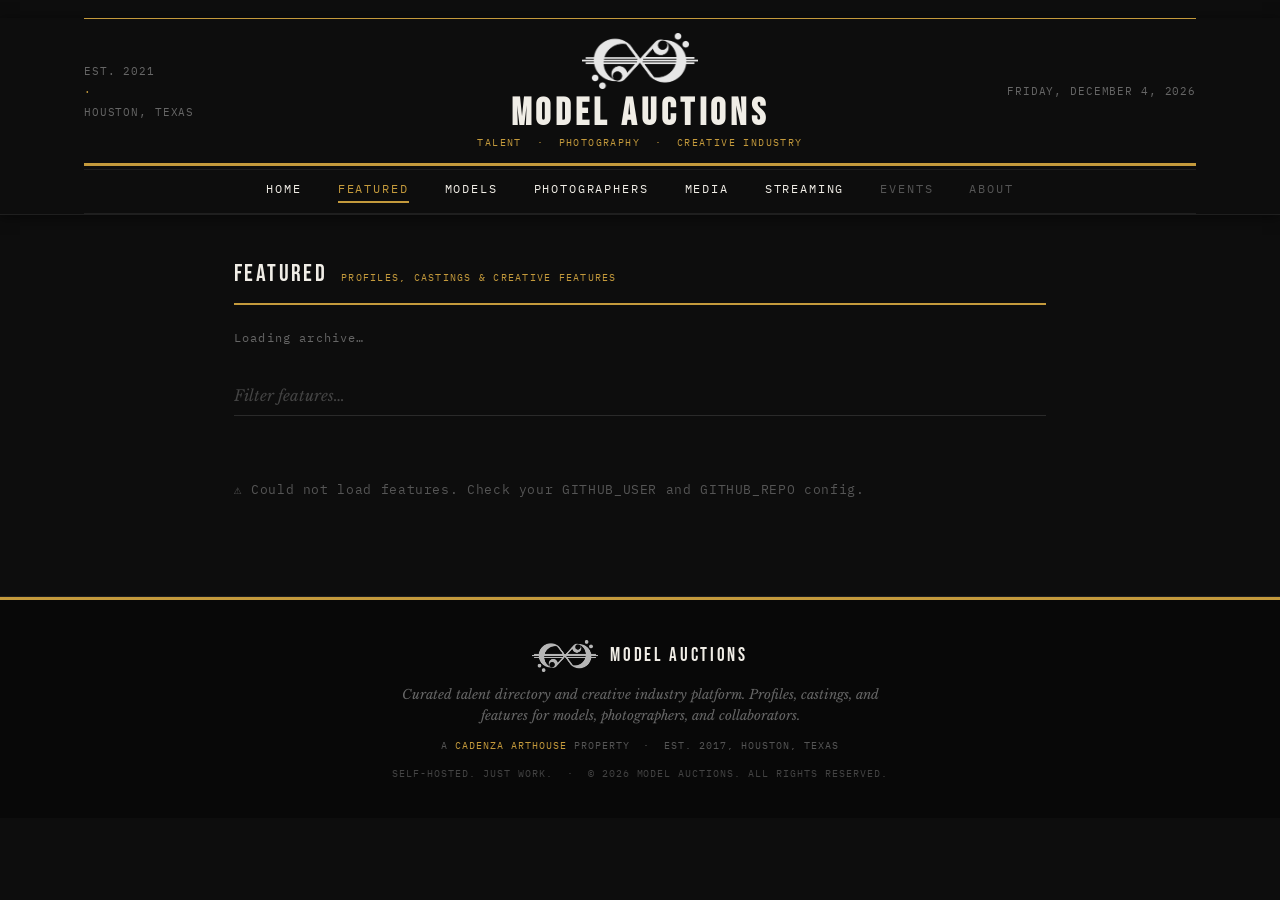
<file: all.html>
<!DOCTYPE html>
<html lang="en">
<head>
  <meta charset="UTF-8">
  <meta name="viewport" content="width=device-width, initial-scale=1.0">
  <link rel="icon" href="/favicon.ico" type="image/x-icon">
  <title>Featured | Model Auctions</title>
  <meta name="description" content="Every Model Auctions feature: Houston runway shows, designers, models and the people who put the shows on.">
  <link rel="canonical" href="https://modelauctions.net/all">
  <meta property="og:type" content="website">
  <meta property="og:site_name" content="Model Auctions">
  <meta property="og:title" content="Featured | Model Auctions">
  <meta property="og:description" content="Every Model Auctions feature: Houston runway shows, designers, models and the people who put the shows on.">
  <meta property="og:url" content="https://modelauctions.net/all">
  <meta property="og:image" content="https://modelauctions.net/assets/logo.png">
  <meta name="twitter:card" content="summary">
  <link rel="stylesheet" href="style.css">
  <link rel="preconnect" href="https://fonts.googleapis.com">
  <link href="https://fonts.googleapis.com/css2?family=Bebas+Neue&family=Libre+Baskerville:ital,wght@0,400;0,700;1,400&family=IBM+Plex+Mono:wght@400;500&display=swap" rel="stylesheet">
</head>
<body class="all-page">

  <!-- ═══════════════════════════════════════════════════════
       MASTHEAD
  ═══════════════════════════════════════════════════════ -->
  <header class="masthead">
    <div class="masthead-inner">

      <div class="masthead-top-rule"></div>

      <div class="masthead-flag">
        <div class="masthead-flag-left">
          <span class="masthead-est">Est. 2021</span>
          <span class="masthead-dot">·</span>
          <span class="masthead-loc">Houston, Texas</span>
        </div>
        <div class="masthead-flag-center">
          <a href="index.html" class="masthead-logo-link">
            <img src="assets/logo.png" alt="Model Auctions" class="masthead-logo">
          </a>
          <div class="masthead-wordmark">
            <h1 class="masthead-title"><a href="index.html">Model Auctions</a></h1>
            <p class="masthead-tagline">Talent&nbsp;&nbsp;·&nbsp;&nbsp;Photography&nbsp;&nbsp;·&nbsp;&nbsp;Creative Industry</p>
          </div>
        </div>
        <div class="masthead-flag-right">
          <span id="live-date" class="masthead-date"></span>
        </div>
      </div>

      <div class="masthead-rule-double">
        <div class="rule-thick"></div>
        <div class="rule-thin"></div>
      </div>

      <nav class="masthead-nav">
        <a href="index.html">Home</a>
        <a href="all.html" class="active">Featured</a>
        <a href="models/index.html">Models</a>
        <a href="photographers/index.html">Photographers</a>
        <a href="media/index.html">Media</a>
        <a href="media/index.html?view=guide">Streaming</a>
        <a href="#" class="nav-dim">Events</a>
        <a href="#" class="nav-dim">About</a>
      </nav>

      <div class="masthead-bottom-rule"></div>

    </div>
  </header>

  <!-- ═══════════════════════════════════════════════════════
       MAIN CONTENT
  ═══════════════════════════════════════════════════════ -->
  <main class="all-main">

    <div class="all-header">
      <div class="section-label-bar">
        <span class="section-label">Featured</span>
        <span class="section-label-sub">Profiles, Castings &amp; Creative Features</span>
      </div>
      <p class="all-subtitle" id="all-subtitle">Loading archive…</p>
    </div>

    <div class="search-bar">
      <input type="text" id="search-input" placeholder="Filter features…" autocomplete="off">
    </div>

    <div class="article-list" id="article-list">
      <div class="list-skeleton"></div>
      <div class="list-skeleton"></div>
      <div class="list-skeleton"></div>
      <div class="list-skeleton"></div>
      <div class="list-skeleton"></div>
    </div>

  </main>

  <!-- ═══════════════════════════════════════════════════════
       FOOTER
  ═══════════════════════════════════════════════════════ -->
  <footer class="site-footer">
    <div class="footer-rule"></div>
    <div class="footer-inner">
      <div class="footer-brand">
        <img src="assets/logo.png" alt="Model Auctions" class="footer-logo">
        <span class="footer-wordmark">Model Auctions</span>
      </div>
      <p class="footer-mission">Curated talent directory and creative industry platform. Profiles, castings, and features for models, photographers, and collaborators.</p>
      <p class="footer-parent">A <a href="https://cadenzaarthouse.com" target="_blank">Cadenza Arthouse</a> property&nbsp;&nbsp;·&nbsp;&nbsp;Est. 2017, Houston, Texas</p>
      <p class="footer-legal">Self-hosted. Just work.&nbsp;&nbsp;·&nbsp;&nbsp;© 2026 Model Auctions. All Rights Reserved.</p>
    </div>
  </footer>

  <!-- ═══════════════════════════════════════════════════════
       JAVASCRIPT
  ═══════════════════════════════════════════════════════ -->
  <script>
    // ============================================================
    const GITHUB_USER = 'fmohod';
    const GITHUB_REPO = 'Modelauctions-site';
    // ============================================================

    const BASE_URL = 'https://modelauctions.net';
    const API_BASE = `https://api.github.com/repos/${GITHUB_USER}/${GITHUB_REPO}/contents/`;

    let allArticles = [];

    document.getElementById('live-date').textContent =
      new Date().toLocaleDateString('en-US', { weekday:'long', year:'numeric', month:'long', day:'numeric' });

    async function getArticleFolders() {
      const res = await fetch(API_BASE);
      if (!res.ok) throw new Error('GitHub API fetch failed');
      const contents = await res.json();
      return contents
        .filter(f => f.type === 'dir' && /^\d{4}$/.test(f.name))
        .sort((a, b) => b.name.localeCompare(a.name));
    }

    async function getArticleMeta(folder) {
      const url = `${BASE_URL}/${folder}/`;
      try {
        const res  = await fetch(url);
        const html = await res.text();
        const doc  = new DOMParser().parseFromString(html, 'text/html');

        const title = doc.querySelector('title')?.textContent?.trim()
                   || doc.querySelector('h1')?.textContent?.trim()
                   || `Feature ${folder}`;
        const desc  = doc.querySelector('meta[name="description"]')?.content
                   || doc.querySelector('p')?.textContent?.trim().slice(0, 120) + '…'
                   || '';
        const date  = doc.querySelector('meta[name="date"]')?.content || '';

        return { folder, title, desc, date, url };
      } catch {
        return { folder, title: `Feature ${folder}`, desc: '', date: '', url: `${BASE_URL}/${folder}/` };
      }
    }

    function formatDate(dateStr) {
      if (!dateStr) return '';
      try {
        return new Date(dateStr + 'T00:00:00').toLocaleDateString('en-US',
          { year: 'numeric', month: 'short', day: 'numeric' });
      } catch { return dateStr; }
    }

    function renderList(articles) {
      const list = document.getElementById('article-list');
      if (articles.length === 0) {
        list.innerHTML = `<div class="no-results">No features match that search.</div>`;
        return;
      }
      list.innerHTML = articles.map((a, i) => `
        <a href="${a.url}" class="list-item" style="animation-delay:${Math.min(i, 20) * 0.04}s">
          <div class="list-num">${String(allArticles.indexOf(a) + 1).padStart(2, '0')}</div>
          <div class="list-body">
            <h3>${a.title}</h3>
            ${a.desc ? `<p>${a.desc}</p>` : ''}
          </div>
          <div class="list-right">
            ${a.date ? `<time>${formatDate(a.date)}</time>` : `<span class="folder-id">${a.folder}</span>`}
            <span class="list-arrow">→</span>
          </div>
        </a>
      `).join('');
    }

    document.getElementById('search-input').addEventListener('input', e => {
      const q = e.target.value.toLowerCase().trim();
      if (!q) { renderList(allArticles); return; }
      renderList(allArticles.filter(a =>
        a.title.toLowerCase().includes(q) || a.desc.toLowerCase().includes(q)
      ));
    });

    async function init() {
      const list = document.getElementById('article-list');
      try {
        const folders = await getArticleFolders();
        document.getElementById('all-subtitle').textContent =
          `${folders.length} feature${folders.length !== 1 ? 's' : ''} in the archive`;

        const metas = [];
        for (let i = 0; i < folders.length; i += 5) {
          const batch   = folders.slice(i, i + 5);
          const results = await Promise.all(batch.map(f => getArticleMeta(f.name)));
          metas.push(...results);
          allArticles = metas;
          renderList(metas);
        }
      } catch (err) {
        list.innerHTML = `<div class="error-state"><p>⚠ Could not load features. Check your GITHUB_USER and GITHUB_REPO config.</p></div>`;
        console.error(err);
      }
    }

    init();
  </script>

</body>
</html>
</file>
<file: style.css>
/* ============================================================
   MODEL AUCTIONS — style.css
   Palette: near-black #0D0D0D · off-white #F0EDE6
   Accent:  gold #C49A3C · rule-dark #1F1F1F
   Type:    Bebas Neue (display) · Libre Baskerville (body) · IBM Plex Mono (meta)
   ============================================================ */

/* ── Reset & Base ─────────────────────────────────────────── */
*, *::before, *::after { box-sizing: border-box; margin: 0; padding: 0; }

html { font-size: 16px; scroll-behavior: smooth; }

body {
  background-color: #0D0D0D;
  color: #F0EDE6;
  font-family: 'Libre Baskerville', Georgia, serif;
  line-height: 1.6;
  -webkit-font-smoothing: antialiased;
}

img { display: block; max-width: 100%; height: auto; }
a   { color: inherit; text-decoration: none; }


/* ── MASTHEAD ──────────────────────────────────────────────── */
.masthead {
  background-color: #0D0D0D;
  position: sticky;
  top: 0;
  z-index: 100;
  box-shadow: 0 2px 12px rgba(0,0,0,0.5);
  border-bottom: 1px solid #1F1F1F;
}

.masthead-inner {
  max-width: 1160px;
  margin: 0 auto;
  padding: 0 24px;
}

/* thin rule above flag */
.masthead-top-rule {
  border-top: 1px solid #C49A3C;
  margin-top: 18px;
}

/* ── Flag row ── */
.masthead-flag {
  display: grid;
  grid-template-columns: 1fr auto 1fr;
  align-items: center;
  padding: 14px 0 12px;
  gap: 16px;
}

.masthead-flag-left,
.masthead-flag-right {
  display: flex;
  flex-direction: column;
  gap: 3px;
  font-family: 'IBM Plex Mono', monospace;
  font-size: 0.68rem;
  letter-spacing: 0.08em;
  text-transform: uppercase;
  color: #666;
}

.masthead-flag-right { align-items: flex-end; text-align: right; }

.masthead-dot { color: #C49A3C; }

/* ── Center: logo + wordmark ── */
.masthead-flag-center {
  display: flex;
  flex-direction: column;
  align-items: center;
  gap: 6px;
  text-align: center;
}

.masthead-logo-link { display: block; }

.masthead-logo {
  height: 56px;
  width: auto;
  filter: invert(1);
  opacity: 0.9;
}

.masthead-wordmark { display: flex; flex-direction: column; align-items: center; gap: 2px; }

.masthead-title {
  font-family: 'Bebas Neue', sans-serif;
  font-size: 2.4rem;
  letter-spacing: 0.12em;
  line-height: 1;
  color: #F0EDE6;
  text-transform: uppercase;
}

.masthead-title a { color: inherit; }
.masthead-title a:hover { color: #C49A3C; transition: color 0.2s; }

.masthead-tagline {
  font-family: 'IBM Plex Mono', monospace;
  font-size: 0.62rem;
  letter-spacing: 0.14em;
  text-transform: uppercase;
  color: #C49A3C;
}

/* ── Double rule ── */
.masthead-rule-double {
  display: flex;
  flex-direction: column;
  gap: 3px;
  margin-bottom: 0;
}

.rule-thick { border-top: 3px solid #C49A3C; }
.rule-thin  { border-top: 1px solid #1F1F1F; }

/* ── Nav ── */
.masthead-nav {
  display: flex;
  justify-content: center;
  gap: 36px;
  padding: 10px 0;
}

.masthead-nav a {
  font-family: 'IBM Plex Mono', monospace;
  font-size: 0.72rem;
  letter-spacing: 0.16em;
  text-transform: uppercase;
  color: #F0EDE6;
  padding-bottom: 2px;
  border-bottom: 2px solid transparent;
  transition: border-color 0.2s, color 0.2s;
}

.masthead-nav a:hover        { border-bottom-color: #C49A3C; color: #C49A3C; }
.masthead-nav a.active       { border-bottom-color: #C49A3C; color: #C49A3C; }
.masthead-nav a.nav-dim      { color: #555; }
.masthead-nav a.nav-dim:hover{ color: #C49A3C; border-bottom-color: #C49A3C; }

/* thin rule below nav */
.masthead-bottom-rule { border-top: 1px solid #1F1F1F; margin-bottom: 0; }


/* ── MAIN LAYOUT ──────────────────────────────────────────── */
main {
  max-width: 1160px;
  margin: 0 auto;
  padding: 40px 24px 64px;
}


/* ── SECTION LABEL BAR ────────────────────────────────────── */
.section-label-bar {
  display: flex;
  align-items: baseline;
  gap: 14px;
  margin-bottom: 24px;
  padding-bottom: 10px;
  border-bottom: 2px solid #C49A3C;
}

.section-label {
  font-family: 'Bebas Neue', sans-serif;
  font-size: 1.5rem;
  letter-spacing: 0.1em;
  color: #F0EDE6;
}

.section-label-sub {
  font-family: 'IBM Plex Mono', monospace;
  font-size: 0.65rem;
  letter-spacing: 0.12em;
  text-transform: uppercase;
  color: #C49A3C;
}


/* ── CARDS GRID ───────────────────────────────────────────── */
.cards-grid {
  display: grid;
  grid-template-columns: repeat(3, 1fr);
  gap: 28px;
}

@media (max-width: 860px) { .cards-grid { grid-template-columns: 1fr 1fr; } }
@media (max-width: 560px) { .cards-grid { grid-template-columns: 1fr; } }


/* ── CARD ─────────────────────────────────────────────────── */
.card {
  display: flex;
  flex-direction: column;
  background: #141414;
  border: 1px solid #2A2A2A;
  opacity: 0;
  animation: fadeUp 0.4s ease forwards;
}

@keyframes fadeUp {
  from { opacity: 0; transform: translateY(12px); }
  to   { opacity: 1; transform: translateY(0); }
}

/* skeleton */
.card.skeleton {
  height: 340px;
  background: linear-gradient(90deg, #181818 25%, #222222 50%, #181818 75%);
  background-size: 200% 100%;
  animation: shimmer 1.4s infinite;
  opacity: 1;
  border: none;
}

@keyframes shimmer {
  0%   { background-position: 200% 0; }
  100% { background-position: -200% 0; }
}

/* card image */
.card-image-link { display: block; }

.card-image {
  position: relative;
  aspect-ratio: 16 / 10;
  overflow: hidden;
  background: #1A1A1A;
}

.card-image img {
  width: 100%;
  height: 100%;
  object-fit: cover;
  transition: transform 0.4s ease;
}

.card:hover .card-image img { transform: scale(1.03); }

.card-label {
  position: absolute;
  top: 10px;
  left: 10px;
  font-family: 'IBM Plex Mono', monospace;
  font-size: 0.6rem;
  letter-spacing: 0.14em;
  text-transform: uppercase;
  background: #C49A3C;
  color: #0D0D0D;
  padding: 3px 8px;
}

/* card body */
.card-body {
  padding: 18px 20px 22px;
  display: flex;
  flex-direction: column;
  gap: 8px;
  flex: 1;
}

.card-body time {
  font-family: 'IBM Plex Mono', monospace;
  font-size: 0.65rem;
  letter-spacing: 0.1em;
  color: #666;
  text-transform: uppercase;
}

.card-body h2 {
  font-family: 'Libre Baskerville', serif;
  font-size: 1.05rem;
  font-weight: 700;
  line-height: 1.35;
  color: #F0EDE6;
}

.card-body h2 a:hover { color: #C49A3C; transition: color 0.2s; }

.card-body p {
  font-size: 0.88rem;
  line-height: 1.55;
  color: #888;
  flex: 1;
}

.read-link {
  font-family: 'IBM Plex Mono', monospace;
  font-size: 0.7rem;
  letter-spacing: 0.1em;
  color: #C49A3C;
  margin-top: auto;
  transition: letter-spacing 0.2s;
}

.read-link:hover { letter-spacing: 0.16em; }


/* ── CTA BUTTON ───────────────────────────────────────────── */
.all-articles-cta {
  display: flex;
  justify-content: center;
  margin-top: 48px;
}

.cta-button {
  display: inline-flex;
  align-items: center;
  gap: 10px;
  font-family: 'IBM Plex Mono', monospace;
  font-size: 0.75rem;
  letter-spacing: 0.18em;
  text-transform: uppercase;
  color: #F0EDE6;
  border: 1.5px solid #C49A3C;
  padding: 12px 28px;
  transition: background 0.2s, color 0.2s;
}

.cta-button:hover {
  background: #C49A3C;
  color: #0D0D0D;
}


/* ── ALL ARTICLES PAGE ────────────────────────────────────── */
.all-page main { padding-top: 40px; }

.all-main {
  max-width: 860px;
  margin: 0 auto;
  padding: 40px 24px 64px;
}

.all-header { margin-bottom: 28px; }

.all-subtitle {
  font-family: 'IBM Plex Mono', monospace;
  font-size: 0.72rem;
  letter-spacing: 0.1em;
  color: #666;
  margin-top: 8px;
}

/* search */
.search-bar {
  margin-bottom: 32px;
}

.search-bar input {
  width: 100%;
  background: transparent;
  border: none;
  border-bottom: 1.5px solid #2A2A2A;
  padding: 10px 0;
  font-family: 'Libre Baskerville', serif;
  font-size: 0.95rem;
  color: #F0EDE6;
  outline: none;
  transition: border-color 0.2s;
}

.search-bar input:focus { border-bottom-color: #C49A3C; }
.search-bar input::placeholder { color: #444; font-style: italic; }

/* list items */
.list-item {
  display: grid;
  grid-template-columns: 36px 1fr auto;
  align-items: start;
  gap: 16px;
  padding: 18px 0;
  border-bottom: 1px solid #1F1F1F;
  opacity: 0;
  animation: fadeUp 0.35s ease forwards;
  transition: background 0.15s;
}

.list-item:hover { background: rgba(196, 154, 60, 0.05); }

.list-num {
  font-family: 'IBM Plex Mono', monospace;
  font-size: 0.68rem;
  color: #C49A3C;
  padding-top: 4px;
  letter-spacing: 0.05em;
}

.list-body h3 {
  font-family: 'Libre Baskerville', serif;
  font-size: 1rem;
  font-weight: 700;
  line-height: 1.35;
  color: #F0EDE6;
  margin-bottom: 4px;
}

.list-item:hover .list-body h3 { color: #C49A3C; transition: color 0.2s; }

.list-body p {
  font-size: 0.82rem;
  color: #666;
  line-height: 1.5;
}

.list-right {
  display: flex;
  flex-direction: column;
  align-items: flex-end;
  gap: 4px;
  min-width: 90px;
  text-align: right;
}

.list-right time,
.list-right .folder-id {
  font-family: 'IBM Plex Mono', monospace;
  font-size: 0.65rem;
  color: #555;
  letter-spacing: 0.08em;
  white-space: nowrap;
}

.list-arrow {
  font-size: 0.85rem;
  color: #333;
  transition: color 0.2s, transform 0.2s;
}

.list-item:hover .list-arrow {
  color: #C49A3C;
  transform: translateX(3px);
}

/* skeleton for list */
.list-skeleton {
  height: 72px;
  background: linear-gradient(90deg, #141414 25%, #1A1A1A 50%, #141414 75%);
  background-size: 200% 100%;
  animation: shimmer 1.4s infinite;
  margin-bottom: 1px;
}

/* no results / error */
.no-results,
.error-state {
  font-family: 'IBM Plex Mono', monospace;
  font-size: 0.8rem;
  color: #555;
  padding: 32px 0;
  letter-spacing: 0.05em;
}

.error-detail {
  font-size: 0.72rem;
  margin-top: 8px;
  color: #444;
}


/* ── FOOTER ───────────────────────────────────────────────── */
.site-footer {
  background-color: #080808;
  color: #F0EDE6;
  margin-top: 0;
  border-top: 1px solid #1F1F1F;
}

.footer-rule {
  height: 3px;
  background: #C49A3C;
}

.footer-inner {
  max-width: 1160px;
  margin: 0 auto;
  padding: 40px 24px 36px;
  display: flex;
  flex-direction: column;
  align-items: center;
  gap: 12px;
  text-align: center;
}

.footer-brand {
  display: flex;
  align-items: center;
  gap: 12px;
}

.footer-logo {
  height: 32px;
  width: auto;
  filter: invert(1);
  opacity: 0.7;
}

.footer-wordmark {
  font-family: 'Bebas Neue', sans-serif;
  font-size: 1.2rem;
  letter-spacing: 0.14em;
  color: #F0EDE6;
}

.footer-mission {
  font-family: 'Libre Baskerville', serif;
  font-size: 0.82rem;
  font-style: italic;
  color: #666;
  max-width: 480px;
  line-height: 1.6;
}

.footer-legal {
  font-family: 'IBM Plex Mono', monospace;
  font-size: 0.62rem;
  letter-spacing: 0.1em;
  color: #444;
  text-transform: uppercase;
}

.footer-parent {
  font-family: 'IBM Plex Mono', monospace;
  font-size: 0.62rem;
  letter-spacing: 0.1em;
  color: #555;
  text-transform: uppercase;
}

.footer-parent a {
  color: #C49A3C;
  transition: color 0.2s;
}

.footer-parent a:hover { color: #F0EDE6; }


/* ── ARTICLE PAGE ─────────────────────────────────────────── */
.article-body {
  background: #0D0D0D;
}

.article-header-bar {
  display: flex;
  justify-content: space-between;
  align-items: center;
  max-width: 860px;
  margin: 0 auto;
  padding: 16px 24px;
  border-bottom: 1px solid #1F1F1F;
  font-family: 'IBM Plex Mono', monospace;
  font-size: 0.7rem;
  letter-spacing: 0.12em;
  text-transform: uppercase;
  color: #C49A3C;
}

.article-header-bar a { color: #C49A3C; transition: color 0.2s; }
.article-header-bar a:hover { color: #F0EDE6; }

.site-name {
  font-family: 'Bebas Neue', sans-serif;
  font-size: 1rem;
  letter-spacing: 0.2em;
  color: #F0EDE6;
}

.article-wrap {
  max-width: 720px;
  margin: 0 auto;
  padding: 48px 24px 80px;
}

.article-kicker {
  font-family: 'IBM Plex Mono', monospace;
  font-size: 0.7rem;
  letter-spacing: 0.14em;
  text-transform: uppercase;
  color: #C49A3C;
  margin-bottom: 16px;
}

.article-wrap h1 {
  font-family: 'Libre Baskerville', serif;
  font-size: 2rem;
  font-weight: 700;
  line-height: 1.25;
  color: #F0EDE6;
  margin-bottom: 20px;
}

.article-meta {
  display: flex;
  gap: 20px;
  font-family: 'IBM Plex Mono', monospace;
  font-size: 0.68rem;
  letter-spacing: 0.08em;
  color: #555;
  text-transform: uppercase;
  margin-bottom: 32px;
  padding-bottom: 24px;
  border-bottom: 1px solid #1F1F1F;
}

.article-hero {
  margin-bottom: 36px;
}

.article-hero img {
  width: 100%;
  aspect-ratio: 16/9;
  object-fit: cover;
}

.article-hero figcaption {
  font-family: 'IBM Plex Mono', monospace;
  font-size: 0.65rem;
  color: #555;
  margin-top: 8px;
  letter-spacing: 0.06em;
}

.article-body p {
  font-size: 1rem;
  line-height: 1.75;
  color: #C8C4BC;
  margin-bottom: 1.4em;
}

.article-body h2 {
  font-family: 'Bebas Neue', sans-serif;
  font-size: 1.4rem;
  letter-spacing: 0.1em;
  color: #F0EDE6;
  margin: 2em 0 0.6em;
}

.article-body blockquote {
  border-left: 3px solid #C49A3C;
  padding: 12px 20px;
  margin: 2em 0;
  font-style: italic;
  color: #888;
  background: #111111;
}

/* ── AUTO SLIDESHOW (shared) ──────────────────────────────────
   Was previously pasted as an inline <style> block into every
   single article, drifting out of sync between them. Lives here
   now — articles only need the <meta name="article-id"> tag and
   the <script> block, no CSS. */
.slideshow-wrap {
  width: 100%;
  margin: 32px 0 40px;
  position: relative;
  background: #111;
  overflow: hidden;
}
.slideshow-wrap img {
  width: 100%;
  max-height: 80vh;
  object-fit: contain;
  display: block;
  opacity: 0;
  position: absolute;
  top: 0; left: 0;
  transition: opacity 0.9s ease;
  user-select: none;
  -webkit-user-drag: none;
}
.slideshow-wrap img.active { opacity: 1; position: relative; }
.slideshow-dots {
  position: absolute;
  bottom: 14px;
  left: 50%;
  transform: translateX(-50%);
  display: flex;
  gap: 7px;
  z-index: 10;
}
.slideshow-dots span {
  width: 7px; height: 7px;
  border-radius: 50%;
  background: rgba(255,255,255,0.4);
  cursor: pointer;
  transition: background 0.3s;
}
.slideshow-dots span.active { background: rgba(255,255,255,0.95); }
.slideshow-count {
  position: absolute;
  top: 14px; right: 16px;
  font-family: 'IBM Plex Mono', monospace;
  font-size: 11px;
  color: rgba(255,255,255,0.6);
  letter-spacing: 0.1em;
  z-index: 10;
}
.slideshow-arrow {
  position: absolute;
  top: 50%;
  transform: translateY(-50%);
  background: rgba(0,0,0,0.35);
  color: #fff;
  border: none;
  font-size: 22px;
  line-height: 1;
  padding: 10px 14px;
  cursor: pointer;
  z-index: 10;
  opacity: 0;
  transition: opacity 0.2s;
  border-radius: 3px;
}
.slideshow-wrap:hover .slideshow-arrow { opacity: 1; }
.slideshow-arrow.prev { left: 10px; }
.slideshow-arrow.next { right: 10px; }

/* ── RESPONSIVE ───────────────────────────────────────────── */
@media (max-width: 700px) {
  .masthead-flag {
    grid-template-columns: 1fr;
    text-align: center;
  }
  .masthead-flag-left,
  .masthead-flag-right {
    display: none;
  }
  .masthead-title { font-size: 1.8rem; }
  .masthead-nav   { gap: 20px; flex-wrap: wrap; }

  .list-item {
    grid-template-columns: 28px 1fr;
  }
  .list-right { display: none; }
}

@media (max-width: 480px) {
  .masthead-logo { height: 40px; }
  .masthead-nav a { font-size: 0.65rem; gap: 12px; }
}

/* ── Reduced motion ───────────────────────────────────────── */
@media (prefers-reduced-motion: reduce) {
  .card, .list-item { animation: none; opacity: 1; }
  .card.skeleton, .list-skeleton { animation: none; }
}


/* ── FORM PAGES (Models / Photographers / Join) ──────────────
   Shared by /models/, /photographers/, /join/. Reuses the same
   masthead/footer chrome and article-wrap type scale as the rest
   of the site so these feel like site pages, not a bolted-on tool. */
.form-wrap {
  max-width: 640px;
  margin: 0 auto;
  padding: 48px 24px 80px;
}

.form-intro {
  font-size: 1rem;
  line-height: 1.7;
  color: #C8C4BC;
  margin-bottom: 36px;
}

.form-fieldset {
  display: flex;
  flex-direction: column;
  gap: 22px;
  margin-bottom: 8px;
}

.form-field { display: flex; flex-direction: column; gap: 8px; }

.form-field label {
  font-family: 'IBM Plex Mono', monospace;
  font-size: 0.68rem;
  letter-spacing: 0.1em;
  text-transform: uppercase;
  color: #C49A3C;
}

.form-field .field-hint {
  font-family: 'IBM Plex Mono', monospace;
  font-size: 0.62rem;
  color: #666;
  letter-spacing: 0.04em;
  text-transform: none;
}

.form-field input[type="text"],
.form-field input[type="email"],
.form-field input[type="tel"],
.form-field input[type="url"],
.form-field input[type="date"],
.form-field textarea {
  width: 100%;
  background: #141414;
  border: 1px solid #2A2A2A;
  color: #F0EDE6;
  font-family: 'Libre Baskerville', serif;
  font-size: 0.95rem;
  padding: 12px 14px;
  outline: none;
  transition: border-color 0.2s;
}

.form-field input:focus,
.form-field textarea:focus { border-color: #C49A3C; }

.form-field input::placeholder,
.form-field textarea::placeholder { color: #555; font-style: italic; }

.form-field textarea { resize: vertical; min-height: 90px; }

/* file inputs render with the browser's own chrome; just theme the text */
.form-field input[type="file"] {
  font-family: 'IBM Plex Mono', monospace;
  font-size: 0.8rem;
  color: #888;
}

.form-consent {
  display: flex;
  align-items: flex-start;
  gap: 10px;
  margin: 28px 0;
  font-size: 0.82rem;
  line-height: 1.6;
  color: #888;
}

.form-consent input[type="checkbox"] {
  margin-top: 4px;
  accent-color: #C49A3C;
}

.form-consent a { color: #C49A3C; }
.form-consent a:hover { color: #F0EDE6; }

.form-submit {
  display: inline-flex;
  align-items: center;
  gap: 10px;
  font-family: 'IBM Plex Mono', monospace;
  font-size: 0.75rem;
  letter-spacing: 0.18em;
  text-transform: uppercase;
  color: #0D0D0D;
  background: #C49A3C;
  border: 1.5px solid #C49A3C;
  padding: 13px 30px;
  cursor: pointer;
  transition: background 0.2s, color 0.2s;
}

.form-submit:hover { background: #F0EDE6; border-color: #F0EDE6; }

/* ── JOIN HUB (QR landing) ───────────────────────────────────── */
.join-hero { text-align: center; margin-bottom: 44px; }

.join-hero h1 {
  font-family: 'Bebas Neue', sans-serif;
  font-size: 2.4rem;
  letter-spacing: 0.1em;
  color: #F0EDE6;
  margin-bottom: 10px;
}

.join-cards {
  display: grid;
  grid-template-columns: 1fr 1fr;
  gap: 22px;
}

@media (max-width: 560px) { .join-cards { grid-template-columns: 1fr; } }

.join-card {
  display: flex;
  flex-direction: column;
  gap: 10px;
  background: #141414;
  border: 1px solid #2A2A2A;
  padding: 28px 24px;
  text-align: center;
  transition: border-color 0.2s;
}

.join-card:hover { border-color: #C49A3C; }

.join-card h2 {
  font-family: 'Bebas Neue', sans-serif;
  font-size: 1.4rem;
  letter-spacing: 0.08em;
  color: #F0EDE6;
}

.join-card p { font-size: 0.85rem; color: #888; line-height: 1.55; }

.join-card .cta-button { align-self: center; margin-top: 6px; }


/* ── FORM STATUS / RECEIPT (Models, Photographers uploads) ──── */
.form-submit:disabled { opacity: 0.5; cursor: default; }

.form-status {
  margin-top: 18px;
  font-family: 'IBM Plex Mono', monospace;
  font-size: 0.78rem;
  letter-spacing: 0.05em;
  color: #888;
}

.form-status:empty { margin-top: 0; }

.form-status-error { color: #d16a6a; }

/* ── LEGAL PAGES (/legal/terms/) ─────────────────────────────
   Long-form contract layout: hero with effective-date metadata,
   a sticky contents rail, and Parts with a plain-English summary
   box, numbered clauses, and "In effect now" / "When a feature
   launches" badges. The badges are part of the contract's meaning
   (they mark what binds today), so keep them legible. */
.legal-page {
  max-width: 1160px;
  margin: 0 auto;
  padding: 48px 24px 96px;
}

.legal-hero { max-width: 780px; margin-bottom: 44px; }

.legal-title {
  font-family: 'Bebas Neue', sans-serif;
  font-size: 3.6rem;
  letter-spacing: 0.08em;
  line-height: 1;
  color: #F0EDE6;
  margin: 8px 0 18px;
}

.legal-lede {
  font-size: 1.05rem;
  line-height: 1.7;
  color: #C8C4BC;
  margin-bottom: 28px;
}

.legal-meta {
  display: grid;
  grid-template-columns: repeat(auto-fit, minmax(150px, 1fr));
  gap: 14px 24px;
  padding: 18px 0;
  border-top: 1px solid #1F1F1F;
  border-bottom: 1px solid #1F1F1F;
  margin-bottom: 18px;
}

.legal-meta dt {
  font-family: 'IBM Plex Mono', monospace;
  font-size: 0.6rem;
  letter-spacing: 0.14em;
  text-transform: uppercase;
  color: #666;
  margin-bottom: 4px;
}

.legal-meta dd { font-size: 0.9rem; color: #F0EDE6; }
.legal-meta a  { color: #C49A3C; }
.legal-meta a:hover { color: #F0EDE6; }

.legal-key {
  display: flex;
  flex-wrap: wrap;
  align-items: center;
  gap: 8px 12px;
  font-family: 'IBM Plex Mono', monospace;
  font-size: 0.66rem;
  letter-spacing: 0.04em;
  color: #777;
}

.legal-key-text { margin-right: 16px; }

.badge {
  display: inline-block;
  font-family: 'IBM Plex Mono', monospace;
  font-size: 0.6rem;
  letter-spacing: 0.14em;
  text-transform: uppercase;
  padding: 4px 9px;
  border: 1px solid transparent;
  white-space: nowrap;
  line-height: 1.2;
}

.badge-now   { background: #C49A3C; color: #0D0D0D; border-color: #C49A3C; }
.badge-later { background: transparent; color: #9A9A9A; border-color: #3A3A3A; }
.badge-inline { vertical-align: middle; margin-left: 10px; font-weight: 400; }

/* two-column layout: contents rail + text */
.legal-layout {
  display: grid;
  grid-template-columns: 250px minmax(0, 1fr);
  gap: 60px;
  align-items: start;
}

.legal-toc {
  position: sticky;
  top: 172px;                       /* clears the sticky masthead */
  max-height: calc(100vh - 196px);
  overflow-y: auto;
}

.legal-toc details > summary {
  list-style: none;
  cursor: pointer;
  font-family: 'Bebas Neue', sans-serif;
  font-size: 1.2rem;
  letter-spacing: 0.12em;
  color: #F0EDE6;
  padding-bottom: 10px;
  margin-bottom: 8px;
  border-bottom: 2px solid #C49A3C;
}

.legal-toc details > summary::-webkit-details-marker { display: none; }

.legal-toc ol { list-style: none; }

.legal-toc a {
  display: block;
  font-family: 'IBM Plex Mono', monospace;
  font-size: 0.68rem;
  letter-spacing: 0.06em;
  line-height: 1.4;
  color: #8A8A8A;
  padding: 7px 0 7px 12px;
  border-left: 2px solid #1F1F1F;
  transition: color 0.15s, border-color 0.15s;
}

.legal-toc a:hover,
.legal-toc a.active { color: #C49A3C; border-left-color: #C49A3C; }

.legal-toc .toc-sub a {
  font-size: 0.62rem;
  color: #666;
  padding-left: 24px;
}

.legal-content { max-width: 780px; min-width: 0; }

/* the conspicuous notice at the top */
.legal-notice {
  border: 1px solid #C49A3C;
  padding: 22px 26px;
  margin-bottom: 56px;
}

.legal-notice p {
  font-family: 'IBM Plex Mono', monospace;
  font-size: 0.74rem;
  letter-spacing: 0.03em;
  line-height: 1.75;
  color: #F0EDE6;
}

.legal-notice p + p { margin-top: 12px; color: #C8C4BC; }

/* a Part */
.legal-part { margin-bottom: 84px; scroll-margin-top: 172px; }

.part-head {
  display: flex;
  flex-wrap: wrap;
  align-items: baseline;
  gap: 10px 16px;
  padding-bottom: 14px;
  margin-bottom: 26px;
  border-bottom: 3px solid #C49A3C;
}

.part-num {
  font-family: 'IBM Plex Mono', monospace;
  font-size: 0.7rem;
  letter-spacing: 0.18em;
  text-transform: uppercase;
  color: #C49A3C;
}

.part-head h2 {
  font-family: 'Bebas Neue', sans-serif;
  font-size: 2.3rem;
  letter-spacing: 0.08em;
  line-height: 1;
  color: #F0EDE6;
  margin: 0;
}

.part-head .badge { margin-left: auto; }

.part-summary {
  background: #141414;
  border: 1px solid #2A2A2A;
  border-left: 3px solid #C49A3C;
  padding: 22px 26px 18px;
  margin-bottom: 30px;
}

.part-summary h3 {
  font-family: 'Bebas Neue', sans-serif;
  font-size: 1.15rem;
  letter-spacing: 0.12em;
  color: #C49A3C;
  margin-bottom: 12px;
}

.part-summary ul { padding-left: 18px; }

.part-summary li {
  font-size: 0.92rem;
  line-height: 1.6;
  color: #C8C4BC;
  margin-bottom: 8px;
}

.summary-caveat {
  font-family: 'IBM Plex Mono', monospace;
  font-size: 0.6rem;
  letter-spacing: 0.1em;
  text-transform: uppercase;
  color: #666;
  margin-top: 14px;
}

.part-preface {
  font-size: 0.92rem;
  line-height: 1.7;
  color: #9A9A9A;
  font-style: italic;
  margin-bottom: 34px;
}

/* a numbered clause */
.clause { margin-bottom: 40px; scroll-margin-top: 172px; }

.clause h3 {
  display: flex;
  align-items: baseline;
  flex-wrap: wrap;
  gap: 4px 12px;
  font-family: 'Libre Baskerville', serif;
  font-size: 1.08rem;
  font-weight: 700;
  line-height: 1.35;
  color: #F0EDE6;
  margin-bottom: 12px;
}

.clause-num {
  font-family: 'IBM Plex Mono', monospace;
  font-size: 0.72rem;
  font-weight: 400;
  letter-spacing: 0.06em;
  color: #C49A3C;
  min-width: 2.4em;
}

.clause h4 {
  font-family: 'IBM Plex Mono', monospace;
  font-size: 0.68rem;
  font-weight: 500;
  letter-spacing: 0.14em;
  text-transform: uppercase;
  color: #C49A3C;
  margin: 22px 0 8px;
}

.clause p,
.clause li {
  font-size: 0.95rem;
  line-height: 1.75;
  color: #C8C4BC;
}

.clause p { margin-bottom: 1em; }
.clause ul, .clause ol { padding-left: 22px; margin-bottom: 1em; }
.clause li { margin-bottom: 0.5em; }
.clause li strong, .clause p strong { color: #F0EDE6; }
.clause a { color: #C49A3C; transition: color 0.2s; }
.clause a:hover { color: #F0EDE6; }

/* conspicuous (legally required all-caps) passages */
.clause .caps {
  text-transform: uppercase;
  font-size: 0.82rem;
  letter-spacing: 0.02em;
  line-height: 1.7;
  color: #E0DCD4;
  border-left: 2px solid #3A3A3A;
  padding-left: 16px;
}

.legal-contact-card {
  display: inline-block;
  border: 1px solid #2A2A2A;
  background: #111;
  padding: 16px 22px;
  margin: 6px 0 18px;
  font-family: 'IBM Plex Mono', monospace;
  font-size: 0.78rem;
  line-height: 1.8;
  color: #C8C4BC;
}

.legal-contact-card strong { color: #F0EDE6; }
.legal-contact-card a { color: #C49A3C; }

.legal-foot {
  margin-top: 24px;
  padding-top: 20px;
  border-top: 1px solid #1F1F1F;
  font-family: 'IBM Plex Mono', monospace;
  font-size: 0.64rem;
  letter-spacing: 0.06em;
  color: #666;
  line-height: 1.7;
}

@media (max-width: 900px) {
  .legal-layout { grid-template-columns: 1fr; gap: 32px; }
  .legal-toc { position: static; max-height: none; }
  .legal-toc details > summary::after { content: '  +'; color: #C49A3C; }
  .legal-toc details[open] > summary::after { content: '  −'; }
  .legal-title { font-size: 2.8rem; }
  .part-head h2 { font-size: 1.9rem; }
  .part-head .badge { margin-left: 0; }
}


/* ── MEDIA PAGE (/media/) ─────────────────────────────────────
   The "live TV" wrapper: a stage (poster, then the YouTube player),
   a channel guide drawn against the clock, and a browse view of
   streaming-menu rows. Contract: MEDIA.md. */
.media-page {
  max-width: 1160px;
  margin: 0 auto;
  padding: 36px 24px 80px;
}

/* stage */
.stage { margin-bottom: 36px; }

.stage-head {
  display: flex;
  justify-content: space-between;
  align-items: flex-end;
  gap: 16px;
  margin-bottom: 16px;
}

.stage-title {
  font-family: 'Bebas Neue', sans-serif;
  font-size: 2.6rem;
  letter-spacing: 0.08em;
  line-height: 1;
  color: #F0EDE6;
  margin-top: 6px;
}

.view-tabs { display: flex; gap: 0; border: 1px solid #2A2A2A; }

.view-tab {
  font-family: 'IBM Plex Mono', monospace;
  font-size: 0.68rem;
  letter-spacing: 0.16em;
  text-transform: uppercase;
  color: #888;
  background: transparent;
  border: none;
  padding: 10px 18px;
  cursor: pointer;
  transition: background 0.2s, color 0.2s;
}

.view-tab + .view-tab { border-left: 1px solid #2A2A2A; }
.view-tab:hover { color: #F0EDE6; }
.view-tab.is-active { background: #C49A3C; color: #0D0D0D; }

.stage-frame {
  position: relative;
  aspect-ratio: 16 / 9;
  background: #111;
  border: 1px solid #2A2A2A;
  overflow: hidden;
}

.poster {
  position: absolute;
  inset: 0;
  width: 100%;
  height: 100%;
  border: none;
  padding: 0;
  cursor: pointer;
  background-color: #111;
  background-size: cover;
  background-position: center;
  text-align: left;
  color: #F0EDE6;
}

.poster-scrim {
  position: absolute;
  inset: 0;
  background: linear-gradient(to top, rgba(13,13,13,0.95) 0%, rgba(13,13,13,0.35) 45%, rgba(13,13,13,0.15) 100%);
  transition: background 0.3s;
}

.poster:hover .poster-scrim { background: linear-gradient(to top, rgba(13,13,13,0.95) 0%, rgba(13,13,13,0.25) 45%, rgba(13,13,13,0.05) 100%); }

.poster-live {
  position: absolute;
  top: 18px;
  left: 20px;
  display: inline-flex;
  align-items: center;
  gap: 8px;
  font-family: 'IBM Plex Mono', monospace;
  font-size: 0.62rem;
  letter-spacing: 0.16em;
  text-transform: uppercase;
  color: #0D0D0D;
  background: #C49A3C;
  padding: 5px 10px;
}

.live-dot {
  width: 7px; height: 7px;
  border-radius: 50%;
  background: #0D0D0D;
  animation: livePulse 1.6s ease-in-out infinite;
}

@keyframes livePulse { 0%, 100% { opacity: 1; } 50% { opacity: 0.25; } }

.poster-text {
  position: absolute;
  left: 24px;
  right: 24px;
  bottom: 24px;
  display: flex;
  flex-direction: column;
  gap: 6px;
}

.poster-ch {
  font-family: 'IBM Plex Mono', monospace;
  font-size: 0.66rem;
  letter-spacing: 0.16em;
  text-transform: uppercase;
  color: #C49A3C;
}

.poster-title {
  font-family: 'Bebas Neue', sans-serif;
  font-size: clamp(1.6rem, 4vw, 3rem);
  letter-spacing: 0.06em;
  line-height: 1;
  color: #F0EDE6;
  text-shadow: 0 2px 12px rgba(0,0,0,0.6);
}

.poster-sub {
  font-family: 'IBM Plex Mono', monospace;
  font-size: 0.68rem;
  letter-spacing: 0.08em;
  color: #C8C4BC;
}

.poster-play {
  position: absolute;
  top: 50%; left: 50%;
  transform: translate(-50%, -50%);
  width: 76px; height: 76px;
  border: 2px solid #F0EDE6;
  border-radius: 50%;
  display: flex;
  align-items: center;
  justify-content: center;
  font-size: 1.6rem;
  color: #F0EDE6;
  padding-left: 6px;
  background: rgba(13,13,13,0.45);
  transition: background 0.2s, border-color 0.2s, color 0.2s;
}

.poster:hover .poster-play { background: #C49A3C; border-color: #C49A3C; color: #0D0D0D; }

.player-shell { position: absolute; inset: 0; }
.player-shell iframe, #player { width: 100%; height: 100%; display: block; }

/* the bar under the player */
.now-bar {
  display: flex;
  justify-content: space-between;
  align-items: flex-start;
  gap: 20px;
  padding: 16px 0;
  border-bottom: 1px solid #1F1F1F;
}

.now-main { display: flex; flex-direction: column; gap: 4px; min-width: 0; }

.now-ch {
  font-family: 'IBM Plex Mono', monospace;
  font-size: 0.64rem;
  letter-spacing: 0.16em;
  text-transform: uppercase;
  color: #C49A3C;
}

.now-title {
  font-family: 'Libre Baskerville', serif;
  font-size: 1.05rem;
  font-weight: 700;
  color: #F0EDE6;
}

.now-meta, .now-next {
  font-family: 'IBM Plex Mono', monospace;
  font-size: 0.66rem;
  letter-spacing: 0.06em;
  color: #777;
}

.now-next { color: #999; }

.now-actions { display: flex; gap: 8px; flex-shrink: 0; flex-wrap: wrap; justify-content: flex-end; }

.now-btn {
  font-family: 'IBM Plex Mono', monospace;
  font-size: 0.64rem;
  letter-spacing: 0.14em;
  text-transform: uppercase;
  color: #F0EDE6;
  background: transparent;
  border: 1px solid #C49A3C;
  padding: 8px 14px;
  cursor: pointer;
  transition: background 0.2s, color 0.2s;
}

.now-btn:hover { background: #C49A3C; color: #0D0D0D; }
.now-btn-dim { border-color: #2A2A2A; color: #888; }
.now-btn-dim:hover { background: transparent; color: #F0EDE6; border-color: #F0EDE6; }

/* guide */
.guide-window {
  font-family: 'IBM Plex Mono', monospace;
  font-size: 0.64rem;
  letter-spacing: 0.14em;
  text-transform: uppercase;
  color: #666;
  margin-bottom: 10px;
}

.guide { border: 1px solid #2A2A2A; background: #0F0F0F; overflow: hidden; }

.guide-row {
  display: grid;
  grid-template-columns: 220px 1fr;
  border-bottom: 1px solid #1F1F1F;
  min-height: 72px;
}

.guide-row:last-child { border-bottom: none; }
.guide-row.is-active .guide-ch { background: #1A1608; }

.guide-head { min-height: 34px; background: #141414; }
.guide-head .guide-ch {
  font-family: 'IBM Plex Mono', monospace;
  font-size: 0.6rem;
  letter-spacing: 0.16em;
  text-transform: uppercase;
  color: #666;
  cursor: default;
}

.guide-ch {
  display: flex;
  align-items: center;
  gap: 14px;
  padding: 10px 16px;
  border-right: 1px solid #2A2A2A;
  cursor: pointer;
  transition: background 0.2s;
}

.guide-ch:hover { background: #161616; }

.guide-num {
  font-family: 'Bebas Neue', sans-serif;
  font-size: 1.9rem;
  line-height: 1;
  color: #C49A3C;
  min-width: 28px;
}

.guide-names { display: flex; flex-direction: column; gap: 3px; min-width: 0; }

.guide-name {
  font-family: 'Libre Baskerville', serif;
  font-size: 0.92rem;
  font-weight: 700;
  color: #F0EDE6;
}

.guide-tag {
  font-family: 'IBM Plex Mono', monospace;
  font-size: 0.6rem;
  letter-spacing: 0.08em;
  color: #666;
  text-transform: uppercase;
}

.guide-track { position: relative; overflow: hidden; }

.guide-mark {
  position: absolute;
  top: 0; bottom: 0;
  display: flex;
  align-items: center;
  padding-left: 8px;
  border-left: 1px solid #2A2A2A;
  font-family: 'IBM Plex Mono', monospace;
  font-size: 0.6rem;
  letter-spacing: 0.1em;
  color: #666;
  white-space: nowrap;
}

.guide-block {
  position: absolute;
  top: 6px; bottom: 6px;
  display: flex;
  flex-direction: column;
  justify-content: center;
  gap: 4px;
  padding: 0 10px;
  background: #171717;
  border: 1px solid #2A2A2A;
  border-left: 3px solid #3A3A3A;
  color: #C8C4BC;
  text-align: left;
  cursor: pointer;
  overflow: hidden;
  min-width: 4px;
  transition: background 0.15s, border-color 0.15s;
}

.guide-block:hover { background: #1F1F1F; border-color: #C49A3C; }
.guide-block.is-now { background: #1A1608; border-left-color: #C49A3C; color: #F0EDE6; }
.guide-block.is-clipped { border-left-style: dashed; }

.guide-block-title {
  font-family: 'Libre Baskerville', serif;
  font-size: 0.8rem;
  line-height: 1.3;
  white-space: nowrap;
  overflow: hidden;
  text-overflow: ellipsis;
}

.guide-block-time {
  font-family: 'IBM Plex Mono', monospace;
  font-size: 0.58rem;
  letter-spacing: 0.08em;
  color: #777;
  white-space: nowrap;
  overflow: hidden;
  text-overflow: ellipsis;
}

.guide-now {
  position: absolute;
  top: 0; bottom: 0;
  width: 2px;
  background: #C49A3C;
  box-shadow: 0 0 8px rgba(196,154,60,0.6);
  pointer-events: none;
}

/* browse */
.browse-hero {
  display: grid;
  grid-template-columns: repeat(4, 1fr);
  gap: 14px;
  margin-bottom: 40px;
}

.hero-card {
  position: relative;
  aspect-ratio: 16 / 10;
  border: 1px solid #2A2A2A;
  background: #111 center / cover no-repeat;
  padding: 0;
  cursor: pointer;
  text-align: left;
  overflow: hidden;
  transition: border-color 0.2s;
}

.hero-card:hover { border-color: #C49A3C; }

.hero-inner {
  position: absolute;
  inset: 0;
  display: flex;
  flex-direction: column;
  justify-content: flex-end;
  gap: 4px;
  padding: 14px;
  background: linear-gradient(to top, rgba(13,13,13,0.95) 0%, rgba(13,13,13,0.2) 60%, transparent 100%);
}

.hero-ch {
  font-family: 'IBM Plex Mono', monospace;
  font-size: 0.58rem;
  letter-spacing: 0.16em;
  text-transform: uppercase;
  color: #C49A3C;
}

.hero-title {
  font-family: 'Libre Baskerville', serif;
  font-size: 0.9rem;
  font-weight: 700;
  line-height: 1.3;
  color: #F0EDE6;
}

.hero-sub {
  font-family: 'IBM Plex Mono', monospace;
  font-size: 0.6rem;
  letter-spacing: 0.08em;
  color: #999;
}

.browse-row { margin-bottom: 36px; }

.browse-row-head {
  display: flex;
  align-items: baseline;
  gap: 14px;
  margin-bottom: 14px;
  padding-bottom: 8px;
  border-bottom: 2px solid #C49A3C;
}

.browse-row-head h3 {
  font-family: 'Bebas Neue', sans-serif;
  font-size: 1.4rem;
  letter-spacing: 0.1em;
  color: #F0EDE6;
}

.browse-row-sub {
  font-family: 'IBM Plex Mono', monospace;
  font-size: 0.62rem;
  letter-spacing: 0.12em;
  text-transform: uppercase;
  color: #C49A3C;
}

.tile-strip {
  display: grid;
  grid-auto-flow: column;
  grid-auto-columns: minmax(240px, 1fr);
  gap: 16px;
  overflow-x: auto;
  padding-bottom: 8px;
  scroll-snap-type: x mandatory;
}

.tile {
  position: relative;
  display: flex;
  flex-direction: column;
  background: #141414;
  border: 1px solid #2A2A2A;
  padding: 0;
  cursor: pointer;
  text-align: left;
  scroll-snap-align: start;
  transition: border-color 0.2s, transform 0.2s;
}

.tile:hover { border-color: #C49A3C; transform: translateY(-2px); }
.tile img { width: 100%; aspect-ratio: 16 / 9; object-fit: cover; display: block; }

.tile-dur {
  position: absolute;
  top: 8px; right: 8px;
  font-family: 'IBM Plex Mono', monospace;
  font-size: 0.6rem;
  letter-spacing: 0.1em;
  background: rgba(13,13,13,0.85);
  color: #F0EDE6;
  padding: 3px 7px;
}

.tile-body { display: flex; flex-direction: column; gap: 5px; padding: 12px 14px 14px; }

.tile-title {
  font-family: 'Libre Baskerville', serif;
  font-size: 0.88rem;
  font-weight: 700;
  line-height: 1.35;
  color: #F0EDE6;
}

.tile-meta {
  font-family: 'IBM Plex Mono', monospace;
  font-size: 0.6rem;
  letter-spacing: 0.1em;
  text-transform: uppercase;
  color: #666;
}

.tile-desc {
  font-size: 0.8rem;
  line-height: 1.5;
  color: #888;
  display: none;
}

.tile:hover .tile-desc { display: block; }

.media-note {
  margin-top: 40px;
  padding-top: 18px;
  border-top: 1px solid #1F1F1F;
  font-family: 'IBM Plex Mono', monospace;
  font-size: 0.66rem;
  letter-spacing: 0.06em;
  line-height: 1.8;
  color: #666;
  max-width: 720px;
}

@media (max-width: 860px) {
  .browse-hero { grid-template-columns: 1fr 1fr; }
  .guide-row { grid-template-columns: 150px 1fr; }
  .guide-num { font-size: 1.5rem; }
  .guide-tag { display: none; }
  .stage-head { flex-direction: column; align-items: flex-start; }
  .now-bar { flex-direction: column; }
  .now-actions { justify-content: flex-start; }
}

@media (max-width: 520px) {
  .browse-hero { grid-template-columns: 1fr; }
  .guide-row { grid-template-columns: 110px 1fr; }
  .guide-name { font-size: 0.8rem; }
  .poster-play { width: 56px; height: 56px; font-size: 1.2rem; }
}


/* ── MEDIA PAGE · APP VIEW ───────────────────────────────────
   The phone streaming-app shape (modeled on the owner's Netflix
   screenshots, 2026-09-04): app bar with the master logo, filter
   chips, a portrait billboard with the brand mark in its corner,
   rows of portrait cards with badges and progress, and a floating
   bottom tab bar. Gold where the reference is red. */
.app {
  max-width: 640px;
  margin: 0 auto;
  padding-bottom: 110px;             /* room for the floating tab bar */
}

.app-bar {
  display: flex;
  align-items: center;
  gap: 14px;
  padding: 6px 4px 16px;
}

/* the master logo, tinted gold: it is a black mark on transparent,
   so a mask over a gold background is the honest way to recolor it */
.app-logo {
  display: inline-block;
  width: 58px; height: 28px;
  background: #C49A3C;
  -webkit-mask: url('../assets/logo.png') center / contain no-repeat;
          mask: url('../assets/logo.png') center / contain no-repeat;
}

.app-bar-title {
  font-family: 'Bebas Neue', sans-serif;
  font-size: 1.9rem;
  letter-spacing: 0.08em;
  color: #F0EDE6;
  line-height: 1;
}

.app-bar-right { margin-left: auto; }

.app-onair {
  display: inline-flex;
  align-items: center;
  gap: 8px;
  font-family: 'IBM Plex Mono', monospace;
  font-size: 0.6rem;
  letter-spacing: 0.14em;
  text-transform: uppercase;
  color: #C49A3C;
}

.app-onair .live-dot { background: #C49A3C; }

.app-chips {
  display: flex;
  gap: 8px;
  overflow-x: auto;
  padding: 0 4px 16px;
  scrollbar-width: none;
}

.app-chips::-webkit-scrollbar { display: none; }

.app-chip {
  flex: 0 0 auto;
  font-family: 'IBM Plex Mono', monospace;
  font-size: 0.7rem;
  letter-spacing: 0.08em;
  color: #F0EDE6;
  background: #1A1A1A;
  border: 1px solid #333;
  border-radius: 999px;
  padding: 9px 16px;
  cursor: pointer;
  transition: background 0.2s, border-color 0.2s, color 0.2s;
}

.app-chip:hover { border-color: #C49A3C; }
.app-chip.is-active { background: #C49A3C; border-color: #C49A3C; color: #0D0D0D; }

/* billboard */
.app-billboard {
  position: relative;
  aspect-ratio: 4 / 5;
  border-radius: 14px;
  overflow: hidden;
  background: #111 center / cover no-repeat;
  border: 1px solid #2A2A2A;
  margin: 0 4px 28px;
}

.app-billboard-inner {
  position: absolute;
  inset: 0;
  background: linear-gradient(to top, rgba(13,13,13,0.97) 0%, rgba(13,13,13,0.6) 32%, rgba(13,13,13,0.05) 60%, rgba(13,13,13,0.15) 100%);
}

.app-billboard-mark {
  position: absolute;
  top: 14px; left: 14px;
  width: 44px; height: 22px;
  background: #C49A3C;
  -webkit-mask: url('../assets/logo.png') center / contain no-repeat;
          mask: url('../assets/logo.png') center / contain no-repeat;
  filter: drop-shadow(0 1px 4px rgba(0,0,0,0.6));
}

.app-billboard-text {
  position: absolute;
  left: 18px; right: 18px; bottom: 18px;
  display: flex;
  flex-direction: column;
  align-items: center;
  text-align: center;
  gap: 10px;
}

.app-billboard-title {
  font-family: 'Bebas Neue', sans-serif;
  font-size: clamp(2.2rem, 9vw, 3.6rem);
  line-height: 0.95;
  letter-spacing: 0.04em;
  color: #C49A3C;
  text-shadow: 0 2px 14px rgba(0,0,0,0.8);
}

.app-billboard-tags {
  font-family: 'IBM Plex Mono', monospace;
  font-size: 0.62rem;
  letter-spacing: 0.08em;
  color: #C8C4BC;
  text-transform: uppercase;
}

.app-billboard-btns {
  display: grid;
  grid-template-columns: 1fr 1fr;
  gap: 10px;
  width: 100%;
  margin-top: 6px;
}

.app-btn {
  font-family: 'IBM Plex Mono', monospace;
  font-size: 0.74rem;
  letter-spacing: 0.06em;
  border-radius: 6px;
  padding: 14px 10px;
  border: none;
  cursor: pointer;
  transition: filter 0.2s;
  white-space: nowrap;
  overflow: hidden;
  text-overflow: ellipsis;
}

.app-btn:hover { filter: brightness(1.12); }
.app-btn-primary { background: #F0EDE6; color: #0D0D0D; font-weight: 500; }
.app-btn-secondary { background: rgba(60,60,60,0.85); color: #F0EDE6; }

/* rows */
.app-row { margin-bottom: 26px; }

.app-row-head {
  display: flex;
  align-items: baseline;
  justify-content: space-between;
  gap: 12px;
  padding: 0 4px;
  margin-bottom: 10px;
}

.app-row-head h3 {
  font-family: 'Libre Baskerville', serif;
  font-size: 1.05rem;
  font-weight: 700;
  color: #F0EDE6;
}

.app-row-sub {
  font-family: 'IBM Plex Mono', monospace;
  font-size: 0.58rem;
  letter-spacing: 0.1em;
  text-transform: uppercase;
  color: #666;
  white-space: nowrap;
}

.app-strip {
  display: flex;
  gap: 10px;
  overflow-x: auto;
  padding: 0 4px 6px;
  scroll-snap-type: x mandatory;
  scrollbar-width: none;
}

.app-strip::-webkit-scrollbar { display: none; }

.app-card {
  position: relative;
  flex: 0 0 31%;
  min-width: 128px;
  max-width: 190px;
  aspect-ratio: 2 / 3;
  border-radius: 8px;
  overflow: hidden;
  background: #141414;
  border: 1px solid #222;
  padding: 0;
  cursor: pointer;
  scroll-snap-align: start;
  transition: transform 0.2s, border-color 0.2s;
}

.app-card:hover { transform: translateY(-2px); border-color: #C49A3C; }

.app-card img {
  position: absolute;
  inset: 0;
  width: 100%; height: 100%;
  object-fit: cover;
  object-position: center;
}

.app-card-scrim {
  position: absolute;
  inset: 0;
  background: linear-gradient(to top, rgba(13,13,13,0.95) 0%, rgba(13,13,13,0.35) 40%, rgba(13,13,13,0.05) 70%);
}

.app-card-title {
  position: absolute;
  left: 8px; right: 8px;
  bottom: 30px;
  font-family: 'Bebas Neue', sans-serif;
  font-size: 1.15rem;
  line-height: 0.95;
  letter-spacing: 0.04em;
  color: #F0EDE6;
  text-shadow: 0 1px 6px rgba(0,0,0,0.8);
  text-align: center;
}

.app-card-play {
  position: absolute;
  top: 38%; left: 50%;
  transform: translate(-50%, -50%);
  width: 46px; height: 46px;
  border-radius: 50%;
  border: 2px solid #F0EDE6;
  background: rgba(13,13,13,0.5);
  color: #F0EDE6;
  display: flex;
  align-items: center;
  justify-content: center;
  font-size: 0.95rem;
  padding-left: 3px;
}

.app-badge {
  position: absolute;
  left: 0; right: 0; bottom: 0;
  background: #C49A3C;
  color: #0D0D0D;
  font-family: 'IBM Plex Mono', monospace;
  font-size: 0.56rem;
  letter-spacing: 0.1em;
  text-transform: uppercase;
  text-align: center;
  padding: 5px 4px;
  white-space: nowrap;
  overflow: hidden;
  text-overflow: ellipsis;
}

.app-corner {
  position: absolute;
  top: 0; left: 0;
  background: #C49A3C;
  color: #0D0D0D;
  font-family: 'IBM Plex Mono', monospace;
  font-size: 0.52rem;
  letter-spacing: 0.1em;
  padding: 4px 6px;
  border-bottom-right-radius: 6px;
  z-index: 1;
}

.app-progress {
  position: absolute;
  left: 8px; right: 8px;
  bottom: 24px;
  height: 3px;
  background: rgba(255,255,255,0.25);
  border-radius: 2px;
  overflow: hidden;
}

.app-progress-fill { display: block; height: 100%; background: #C49A3C; }

/* floating bottom tab bar */
.app-tabbar {
  position: fixed;
  left: 50%;
  bottom: 18px;
  transform: translateX(-50%);
  width: min(520px, calc(100% - 32px));
  display: grid;
  grid-template-columns: repeat(4, 1fr);
  background: rgba(28,28,28,0.92);
  backdrop-filter: blur(10px);
  border: 1px solid #333;
  border-radius: 999px;
  padding: 6px;
  z-index: 90;
  box-shadow: 0 8px 30px rgba(0,0,0,0.5);
}

.app-tab {
  display: flex;
  flex-direction: column;
  align-items: center;
  gap: 3px;
  font-family: 'IBM Plex Mono', monospace;
  font-size: 0.58rem;
  letter-spacing: 0.1em;
  text-transform: uppercase;
  color: #999;
  background: transparent;
  border: none;
  border-radius: 999px;
  padding: 8px 4px;
  cursor: pointer;
  transition: background 0.2s, color 0.2s;
}

.app-tab-ico { font-size: 1rem; line-height: 1; }
.app-tab:hover { color: #F0EDE6; }
.app-tab.is-active { background: #333; color: #F0EDE6; }
.app-tab.is-active .app-tab-ico { color: #C49A3C; }

/* in app mode the stage is the app's own player: tighter, rounded */
.media-app-mode .stage { max-width: 640px; margin-left: auto; margin-right: auto; }
.media-app-mode .stage-frame { border-radius: 12px; }
.media-app-mode .media-note { max-width: 640px; margin-left: auto; margin-right: auto; }

@media (max-width: 480px) {
  .app-card { flex-basis: 40%; }
  .app-billboard { margin-left: 0; margin-right: 0; }
}

/* YouTube's hqdefault.jpg is 4:3 with the 16:9 frame letterboxed inside
   it (12.5% black top and bottom). On a portrait card, cover scales by
   height so the bars survive; oversize the image and crop them off. */
.app-card img { top: -16.7%; height: 133.4%; }
</file>
<file: 0003/slides.css>
/* ============================================================
   MODEL AUCTIONS — 0003/slides.css
   "Coming Up on Model Auctions": a walk-through of full-screen scenes, the
   same pattern as the first Houston Yogis article (houstonyogis 0001), in this
   site's own look: near-black, off-white, gold; Bebas Neue, Libre Baskerville,
   IBM Plex Mono. Loaded AFTER ../style.css; nothing in style.css changes, so
   every other page is untouched.

   All look decisions are in the token blocks below. Words never animate:
   motion is only on the washes, the logo mark and the picture frames, and all
   of it is off under prefers-reduced-motion. With scripts off the scenes stack.
   ============================================================ */

/* ── TOKENS ───────────────────────────────────────────────── */
:root {
  --sl-display: 'Bebas Neue', 'Arial Narrow', Impact, sans-serif;
  --sl-body:    'Libre Baskerville', Georgia, serif;
  --sl-meta:    'IBM Plex Mono', Consolas, monospace;

  --sl-ink:      #F0EDE6;
  --sl-ink-soft: rgba(240, 237, 230, 0.84);
  --sl-accent:   #C49A3C;

  --sl-dur:  0.8s;
  --sl-ease: cubic-bezier(0.2, 0.7, 0.2, 1);
}

/* One tone per scene. base = the floor, glow = the big bloom, warm = the corner light. */
.tone-gold  { --wash-base: #100D08; --wash-glow: #7A5A1C; --wash-warm: #C49A3C; }
.tone-ember { --wash-base: #140A08; --wash-glow: #8A2F1E; --wash-warm: #D9763A; }
.tone-ink   { --wash-base: #0A0A0C; --wash-glow: #2B2B36; --wash-warm: #C49A3C; }
.tone-night { --wash-base: #070B14; --wash-glow: #1D3566; --wash-warm: #4E7A52; }
.tone-reel  { --wash-base: #0C0810; --wash-glow: #4A2466; --wash-warm: #C4573C; }
.tone-close { --wash-base: #0D0D0D; --wash-glow: #6B531F; --wash-warm: #E2C377; }
/* the one light scene, for rhythm: dark ink on warm paper */
.tone-paper { --wash-base: #EFE7D6; --wash-glow: #E0C58A; --wash-warm: #C49A3C; }


/* ── PAGE ─────────────────────────────────────────────────── */
/* style.css gives <main> a centered column and the masthead a sticky place; here the scenes run edge to edge
   and the masthead scrolls away with the page, so each scene gets the whole screen. */
main.scenes { max-width: none; margin: 0; padding: 0; }
.scenes-page .masthead { position: static; }

.sr-only {
  position: absolute; width: 1px; height: 1px; padding: 0; margin: -1px;
  overflow: hidden; clip: rect(0, 0, 0, 0); white-space: nowrap; border: 0;
}
.print-only { display: none; }

html.js { scroll-snap-type: y proximity; }
/* The masthead and the footer are snap points too, so the page can rest at the very top and the very bottom. */
.js .scenes-page .masthead { scroll-snap-align: start; }
.js .scenes-page .site-footer { scroll-snap-align: end; }


/* ── SCENE ────────────────────────────────────────────────── */
.scene {
  --ink:      var(--sl-ink);
  --ink-soft: var(--sl-ink-soft);
  --accent:   var(--sl-accent);

  position: relative;
  isolation: isolate;
  overflow: hidden;
  display: flex;
  align-items: center;
  min-height: 100vh;
  min-height: 100svh;
  padding: clamp(64px, 11vh, 130px) clamp(22px, 7vw, 112px);
  background: var(--wash-base, #0D0D0D);
  color: var(--ink);
}
.js .scene { scroll-snap-align: start; }

/* tone-paper sets its own ink; keep it after .scene so it wins */
.scene.tone-paper { --ink: #14110B; --ink-soft: #3B352A; --accent: #7A5A12; }

.scene-inner {
  position: relative;
  width: 100%;
  max-width: 1240px;
  margin: 0 auto;
  display: grid;
  gap: clamp(28px, 5vw, 72px);
  align-items: center;
}
.scene--split .scene-inner { grid-template-columns: minmax(0, 1fr) minmax(0, 1fr); }
.scene--pictures .scene-inner { grid-template-columns: minmax(0, 0.8fr) minmax(0, 1.2fr); }

/* the bloom: two soft lights on the floor color */
.scene-wash {
  position: absolute; inset: -10%; z-index: -2;
  background:
    radial-gradient(58% 52% at 82% 26%, color-mix(in srgb, var(--wash-glow) 60%, transparent), transparent 72%),
    radial-gradient(46% 46% at 8% 94%, color-mix(in srgb, var(--wash-warm) 24%, transparent), transparent 74%);
}

/* the master mark, tinted by the tone, drifting slowly (--p is set by slides.js) */
.scene-mark {
  position: absolute; z-index: -1;
  right: -7vw; top: 50%;
  width: min(66vmin, 700px);
  aspect-ratio: 2060 / 1000;
  background-color: var(--wash-warm);
  -webkit-mask: url(../assets/logo.png) center / contain no-repeat;
          mask: url(../assets/logo.png) center / contain no-repeat;
  opacity: 0.13;
  transform: translate3d(0, calc(-50% + var(--p, 0) * -56px), 0);
}
.scene:nth-of-type(even) .scene-mark { right: auto; left: -7vw; }


/* ── THE FIRST SCENE: a photograph, full bleed ────────────── */
.scene--first { min-height: calc(100vh - 150px); min-height: calc(100svh - 150px); background: #0D0D0D; }
.scene-photo { position: absolute; inset: 0; z-index: -2; overflow: hidden; }   /* the picture is scaled a little past its box */
.scene-photo img {
  width: 100%; height: 100%;
  object-fit: cover; object-position: 62% 22%;
  transform: scale(calc(1.06 + var(--p, 0) * 0.04));
}
.scene-photo::after {                                 /* the shade the words sit on */
  content: ''; position: absolute; inset: 0;
  background:
    linear-gradient(90deg, rgba(13, 13, 13, 0.94) 0%, rgba(13, 13, 13, 0.78) 34%, rgba(13, 13, 13, 0.2) 68%, rgba(13, 13, 13, 0.05) 100%),
    linear-gradient(0deg, rgba(13, 13, 13, 0.85) 0%, rgba(13, 13, 13, 0) 34%);
}
.scene-credit {
  margin: 34px 0 0;
  max-width: 34em;
  font: 400 0.72rem/1.6 var(--sl-meta);
  letter-spacing: 0.06em;
  color: rgba(240, 237, 230, 0.62);
}


/* ── TYPE ─────────────────────────────────────────────────── */
.scene-body { position: relative; max-width: 44rem; }
.scene-body--wide { max-width: 60rem; }

.scene-kicker {
  display: flex; align-items: center; gap: 14px;
  margin: 0 0 20px;
  font: 500 0.82rem/1 var(--sl-meta);
  letter-spacing: 0.22em;
  text-transform: uppercase;
  color: var(--accent);
}
.scene-folio { opacity: 0.85; }
.scene-kicker::after {                                /* a short gold rule that draws in */
  content: ''; flex: 0 0 64px; height: 1px; background: currentColor;
  transform-origin: left center;
}

.scene-title {
  margin: 0 0 22px;
  font-family: var(--sl-display);
  font-weight: 400;
  font-size: clamp(3rem, 8.6vw, 6.6rem);
  line-height: 0.94;
  letter-spacing: 0.015em;
  text-transform: uppercase;
  text-wrap: balance;
  color: var(--ink);
}
.scene--first .scene-title { font-size: clamp(3.4rem, 10.5vw, 8.6rem); }
.scene-title--giant {
  font-size: clamp(5.4rem, 22vw, 17rem);
  line-height: 0.84;
  color: transparent;
  -webkit-text-stroke: 1.5px var(--accent);
          text-stroke: 1.5px var(--accent);
  margin-bottom: 30px;
}
@supports not ((-webkit-text-stroke: 1px #000) or (text-stroke: 1px #000)) {
  .scene-title--giant { color: var(--accent); }
}

.scene-line {
  margin: 0 0 32px;
  max-width: 34em;
  font: 400 clamp(1.05rem, 1.9vw, 1.32rem)/1.7 var(--sl-body);
  color: var(--ink-soft);
}
.scene-line em { font-style: italic; }

.scene-actions { display: flex; flex-wrap: wrap; gap: 14px; margin: 0; }
.scene-actions + .scene-actions { margin-top: 26px; }

.scene-btn {
  display: inline-block;
  padding: 17px 28px;
  border: 1.5px solid var(--accent);
  background: var(--accent);
  color: #0D0D0D;
  font: 500 0.8rem/1 var(--sl-meta);
  letter-spacing: 0.18em;
  text-transform: uppercase;
  transition: background 0.2s, border-color 0.2s, color 0.2s;
}
.scene-btn:hover, .scene-btn:focus-visible { background: var(--ink); border-color: var(--ink); color: #0D0D0D; }
.scene-btn--ghost { background: transparent; color: var(--ink); border-color: color-mix(in srgb, var(--ink) 60%, transparent); }
.scene-btn--ghost:hover, .scene-btn--ghost:focus-visible { background: var(--ink); border-color: var(--ink); color: #0D0D0D; }
.scene a:focus-visible { outline: 3px solid var(--accent); outline-offset: 4px; }
.scene:focus { outline: none; }                       /* the arrow keys focus a scene (slides.js) so Tab continues from it */

.scene-actions--quiet a {
  font: 500 0.78rem/1 var(--sl-meta);
  letter-spacing: 0.16em;
  text-transform: uppercase;
  color: var(--ink-soft);
  padding-bottom: 5px;
  border-bottom: 1px solid var(--accent);
}
.scene-actions--quiet a:hover, .scene-actions--quiet a:focus-visible { color: var(--accent); }
.scene-actions--quiet { gap: 12px 28px; }


/* ── MEDIA: the lineup, the frames, the plates, the film strip ── */
.scene-media { position: relative; min-width: 0; }

.lineup { margin: 0; padding: 0; list-style: none; border-top: 1px solid color-mix(in srgb, var(--accent) 60%, transparent); }
.lineup li {
  display: flex; align-items: baseline; gap: 22px;
  padding: clamp(11px, 1.7vh, 18px) 0;
  border-bottom: 1px solid color-mix(in srgb, var(--accent) 34%, transparent);
}
.lineup-n    { flex: 0 0 auto; font: 500 0.78rem/1 var(--sl-meta); letter-spacing: 0.18em; color: var(--accent); }
.lineup-name { font: 400 clamp(1.7rem, 3.6vw, 2.8rem)/1 var(--sl-display); letter-spacing: 0.03em; }

.frames { display: grid; grid-template-columns: 1fr 1fr; gap: clamp(12px, 2vw, 24px); align-items: start; }
.frames .frame:nth-child(2) { margin-top: clamp(28px, 7vh, 80px); }
.frame { margin: 0; }
.frame img {
  display: block; width: 100%; height: auto;
  aspect-ratio: 4 / 5; object-fit: cover;
  box-shadow: 0 30px 80px -30px rgba(0, 0, 0, 0.85), 0 0 0 1px rgba(240, 237, 230, 0.12);
}
.frame figcaption {
  margin-top: 12px;
  font: 400 0.72rem/1.5 var(--sl-meta);
  letter-spacing: 0.14em;
  text-transform: uppercase;
  color: var(--ink-soft);
}
.frame--tall { max-width: min(100%, 62vh); margin-left: auto; }

.plates { display: grid; grid-template-columns: 1fr 1fr; gap: 14px; margin: 0; padding: 0; list-style: none; max-width: 30rem; }
.plates li {
  padding: clamp(16px, 2.4vw, 26px);
  background: color-mix(in srgb, var(--wash-base) 86%, #fff 6%);
  box-shadow: inset 0 0 0 1px color-mix(in srgb, var(--accent) 46%, transparent);
}
.plate-label { display: block; margin-bottom: 10px; font: 500 0.7rem/1 var(--sl-meta); letter-spacing: 0.2em; text-transform: uppercase; color: var(--accent); }
.plate-name  { display: block; font: 400 clamp(1.9rem, 4vw, 3rem)/1 var(--sl-display); letter-spacing: 0.03em; text-transform: uppercase; }
.plates--list { grid-template-columns: 1fr; max-width: none; }
.plates--list .plate-name { font-size: clamp(1.7rem, 3.4vw, 2.6rem); }

.strip {                                              /* a strip of film: four empty frames, still to be cut */
  display: grid; grid-template-columns: repeat(4, 1fr); gap: 10px;
  padding: 26px 14px;
  background:
    radial-gradient(circle, rgba(240, 237, 230, 0.5) 3px, transparent 3.6px) 0 4px / 26px 14px repeat-x,
    radial-gradient(circle, rgba(240, 237, 230, 0.5) 3px, transparent 3.6px) 0 calc(100% - 4px) / 26px 14px repeat-x,
    #050505;
  box-shadow: 0 30px 80px -30px rgba(0, 0, 0, 0.8), 0 0 0 1px rgba(240, 237, 230, 0.14);
  transform: rotate(-2deg);
}
.strip i { aspect-ratio: 3 / 4; }
.strip i:nth-child(1) { background: linear-gradient(160deg, #5A2A14, #1B0D08); }
.strip i:nth-child(2) { background: linear-gradient(160deg, #7A5A1C, #171006); }
.strip i:nth-child(3) { background: linear-gradient(160deg, #4A2466, #100817); }
.strip i:nth-child(4) { background: linear-gradient(160deg, #1D3566, #070B14); }


/* ── SCENE DOTS: where you are, and a way to jump (real links, so they work without scripts) ── */
.scene-dots {
  position: fixed; right: 8px; top: 50%; z-index: 20;
  display: flex; flex-direction: column; gap: 2px;
  transform: translateY(-50%);
  mix-blend-mode: difference;
}
.scene-dots a { display: grid; place-items: center; width: 24px; height: 24px; }
.scene-dots a::before {
  content: ''; width: 9px; height: 9px;
  border: 1.5px solid #fff; transform: rotate(45deg);
  transition: transform 0.2s, background 0.2s;
}
.scene-dots a[aria-current="true"]::before { background: #fff; transform: rotate(45deg) scale(1.3); }


/* ── ENTRANCE (scripts on only; every scene is complete without it) ── */
.js .scene .scene-wash {
  opacity: 0; transform: scale(1.08);
  transition: opacity var(--sl-dur) var(--sl-ease), transform 1.2s var(--sl-ease);
}
.js .scene.is-in .scene-wash { opacity: 1; transform: none; }
.js .scene .scene-mark { opacity: 0; transition: opacity var(--sl-dur) var(--sl-ease) 0.1s; }
.js .scene.is-in .scene-mark { opacity: 0.13; }
.js .scene .scene-kicker::after { transform: scaleX(0); transition: transform 0.7s var(--sl-ease) 0.15s; }
.js .scene.is-in .scene-kicker::after { transform: scaleX(1); }
.js .scene .scene-photo { opacity: 0; transition: opacity 1.1s var(--sl-ease); }
.js .scene.is-in .scene-photo { opacity: 1; }
/* the pictures and the film strip wipe in once (never the words, and not the plates, which carry names).
   The end shape is larger than the box so it does not clip the shadow. */
.js .scene .frame img, .js .scene .strip {
  clip-path: inset(0 0 100% 0);
  transition: clip-path 0.8s var(--sl-ease) 0.15s;
}
.js .scene .frames .frame:nth-child(2) img { transition-delay: 0.3s; }
.js .scene.is-in .frame img, .js .scene.is-in .strip { clip-path: inset(-90px); }


/* ── SMALL SCREENS ────────────────────────────────────────── */
@media (max-width: 880px) {
  .scene { padding-right: 40px; }                     /* clear the dots */
  .scene--split .scene-inner, .scene--pictures .scene-inner { grid-template-columns: minmax(0, 1fr); }
  .scene-mark { width: 86vmin; right: -22vw; }
  .scene:nth-of-type(even) .scene-mark { left: -22vw; }
  /* on a phone the photograph sits above the words instead of under them, so both read clearly */
  .scene--first { align-items: flex-start; min-height: 0; padding-top: calc(50svh + 26px); padding-bottom: 56px; }
  .scene-photo { inset: 0 0 auto 0; height: 50svh; }
  .scene-photo img { object-position: 50% 14%; }
  .scene-photo::after {
    background: linear-gradient(0deg, rgba(13, 13, 13, 1) 0%, rgba(13, 13, 13, 0.35) 26%, rgba(13, 13, 13, 0) 55%);
  }
  .frame--tall { max-width: 78%; margin: 0 auto; }
  .frames .frame:nth-child(2) { margin-top: 36px; }
  .strip { transform: none; }
}
@media (max-width: 480px) {
  .plates { grid-template-columns: 1fr 1fr; }
  .plates--list { grid-template-columns: 1fr; }
  .scene-btn { padding: 15px 20px; letter-spacing: 0.14em; }
}
@media (max-height: 480px) { .scene-dots { display: none; } }


/* ── REDUCED MOTION: nothing moves, nothing is hidden waiting to move ── */
@media (prefers-reduced-motion: reduce) {
  html.js { scroll-snap-type: none; scroll-behavior: auto; }
  .js .scene .scene-wash,
  .js .scene .scene-mark,
  .js .scene .scene-kicker::after,
  .js .scene .scene-photo,
  .js .scene .frame img, .js .scene .strip,
  .scene-dots a::before,
  .scene-btn { transition: none; }
  .js .scene .scene-wash { opacity: 1; transform: none; }
  .js .scene .scene-mark { opacity: 0.13; transform: translate3d(0, -50%, 0); }
  .js .scene .scene-kicker::after { transform: none; }
  .js .scene .scene-photo { opacity: 1; }
  .js .scene .frame img, .js .scene .strip { clip-path: none; }
  .scene-mark { transform: translate3d(0, -50%, 0); }
  .scene-photo img { transform: none; }
}


/* ── PRINT: the same stack scripts-off gives, in ink on paper ── */
@media print {
  .scene-dots, .scene-wash, .scene-mark, .strip, .masthead-nav, .scene-photo::after { display: none !important; }
  .scene, .scene.tone-paper {
    --ink: #111; --ink-soft: #333; --accent: #444;
    min-height: 0; padding: 16pt 0; overflow: visible; break-inside: avoid;
    background: #fff !important; color: #111; border-top: 1px solid #bbb;
  }
  .scene-photo { position: static; max-width: 160pt; }
  .js .scene .scene-photo { opacity: 1; }
  .scene--split .scene-inner { grid-template-columns: 1fr 1fr; }
  .scene-title, .scene--first .scene-title { font-size: 24pt; }
  .scene-title--giant { font-size: 40pt; color: #111; -webkit-text-stroke: 0; }
  .scene-line { font-size: 11pt; margin-bottom: 8pt; }
  .scene-credit { color: #333; }
  .scene-btn { padding: 4pt 8pt; border: 1px solid #111; background: none; color: #111; font-size: 8pt; }
  .js .scene .frame img, .frame img { clip-path: none; box-shadow: none; max-height: 200pt; width: auto; }
  .plates li { box-shadow: none; border: 1px solid #bbb; background: none; }
  .print-only { display: block; margin: 16pt 0 0; font: 9pt var(--sl-meta); color: #333; }
}
</file>
